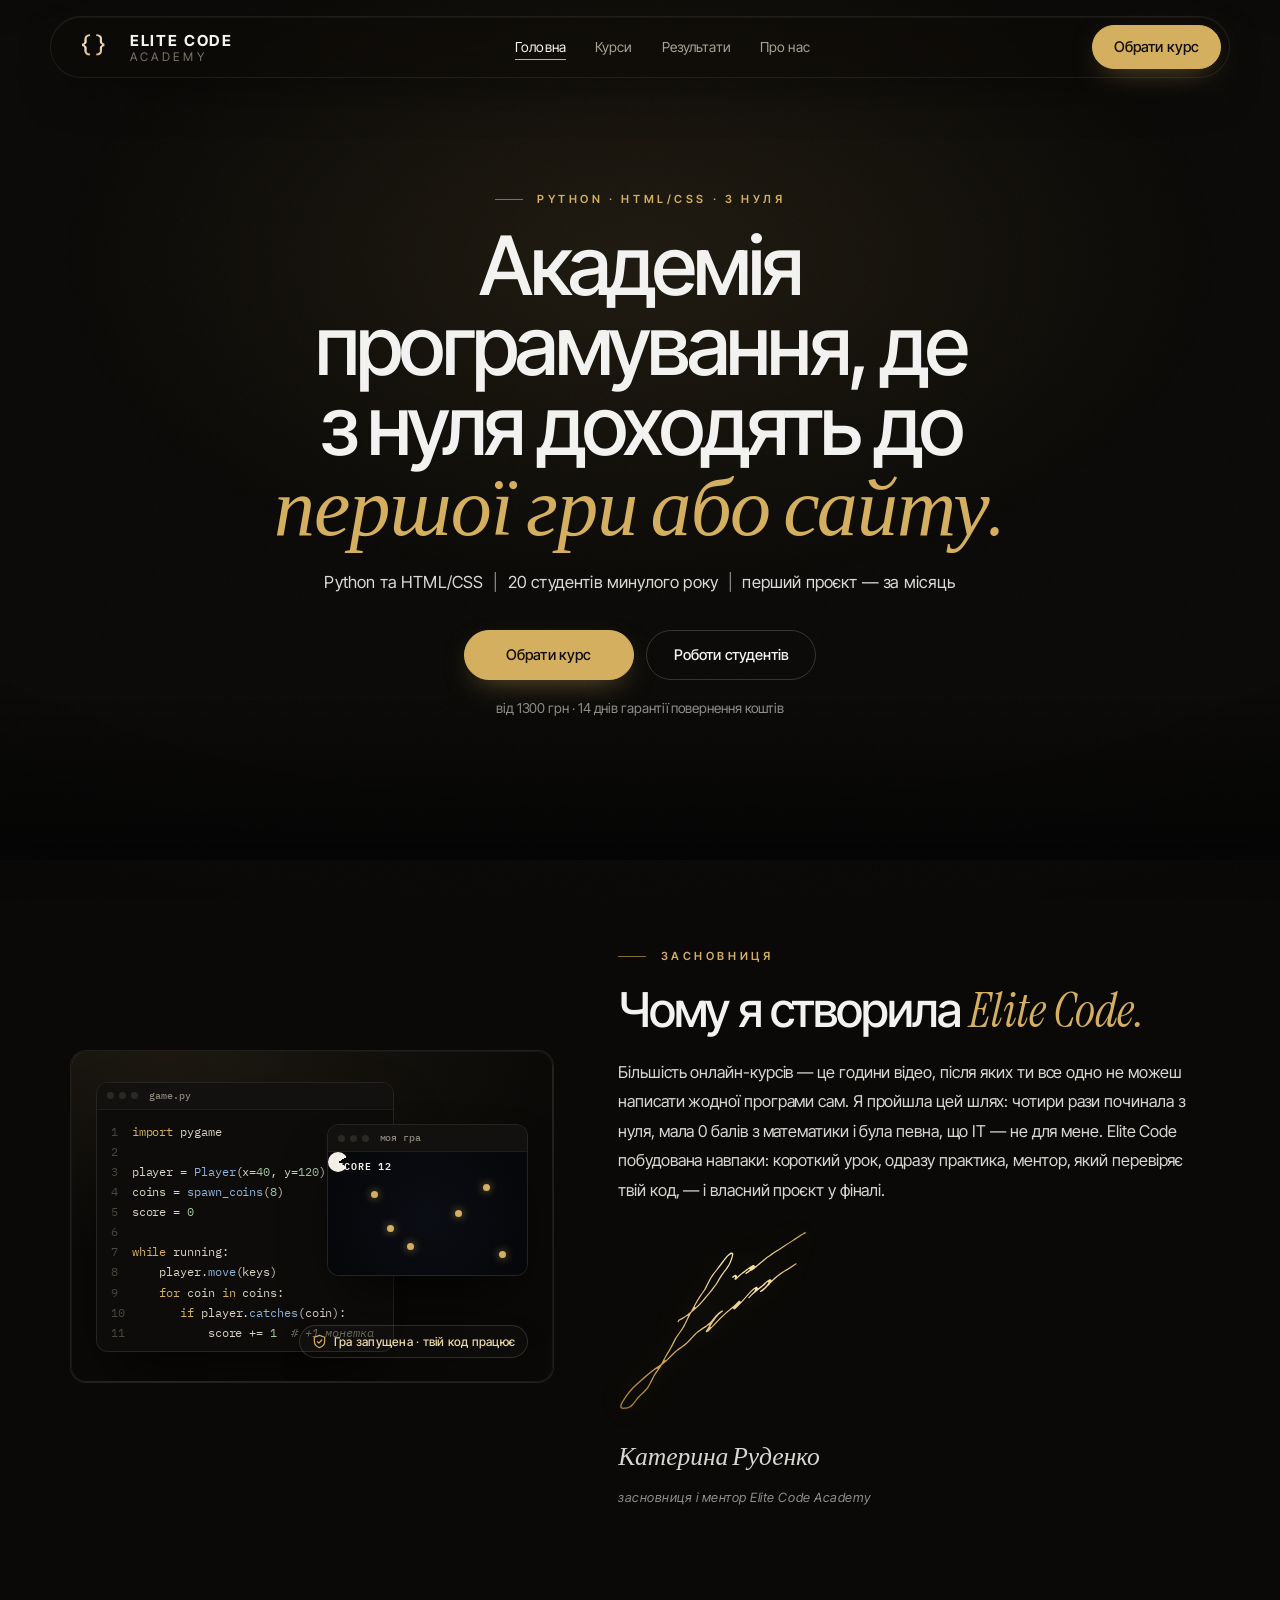
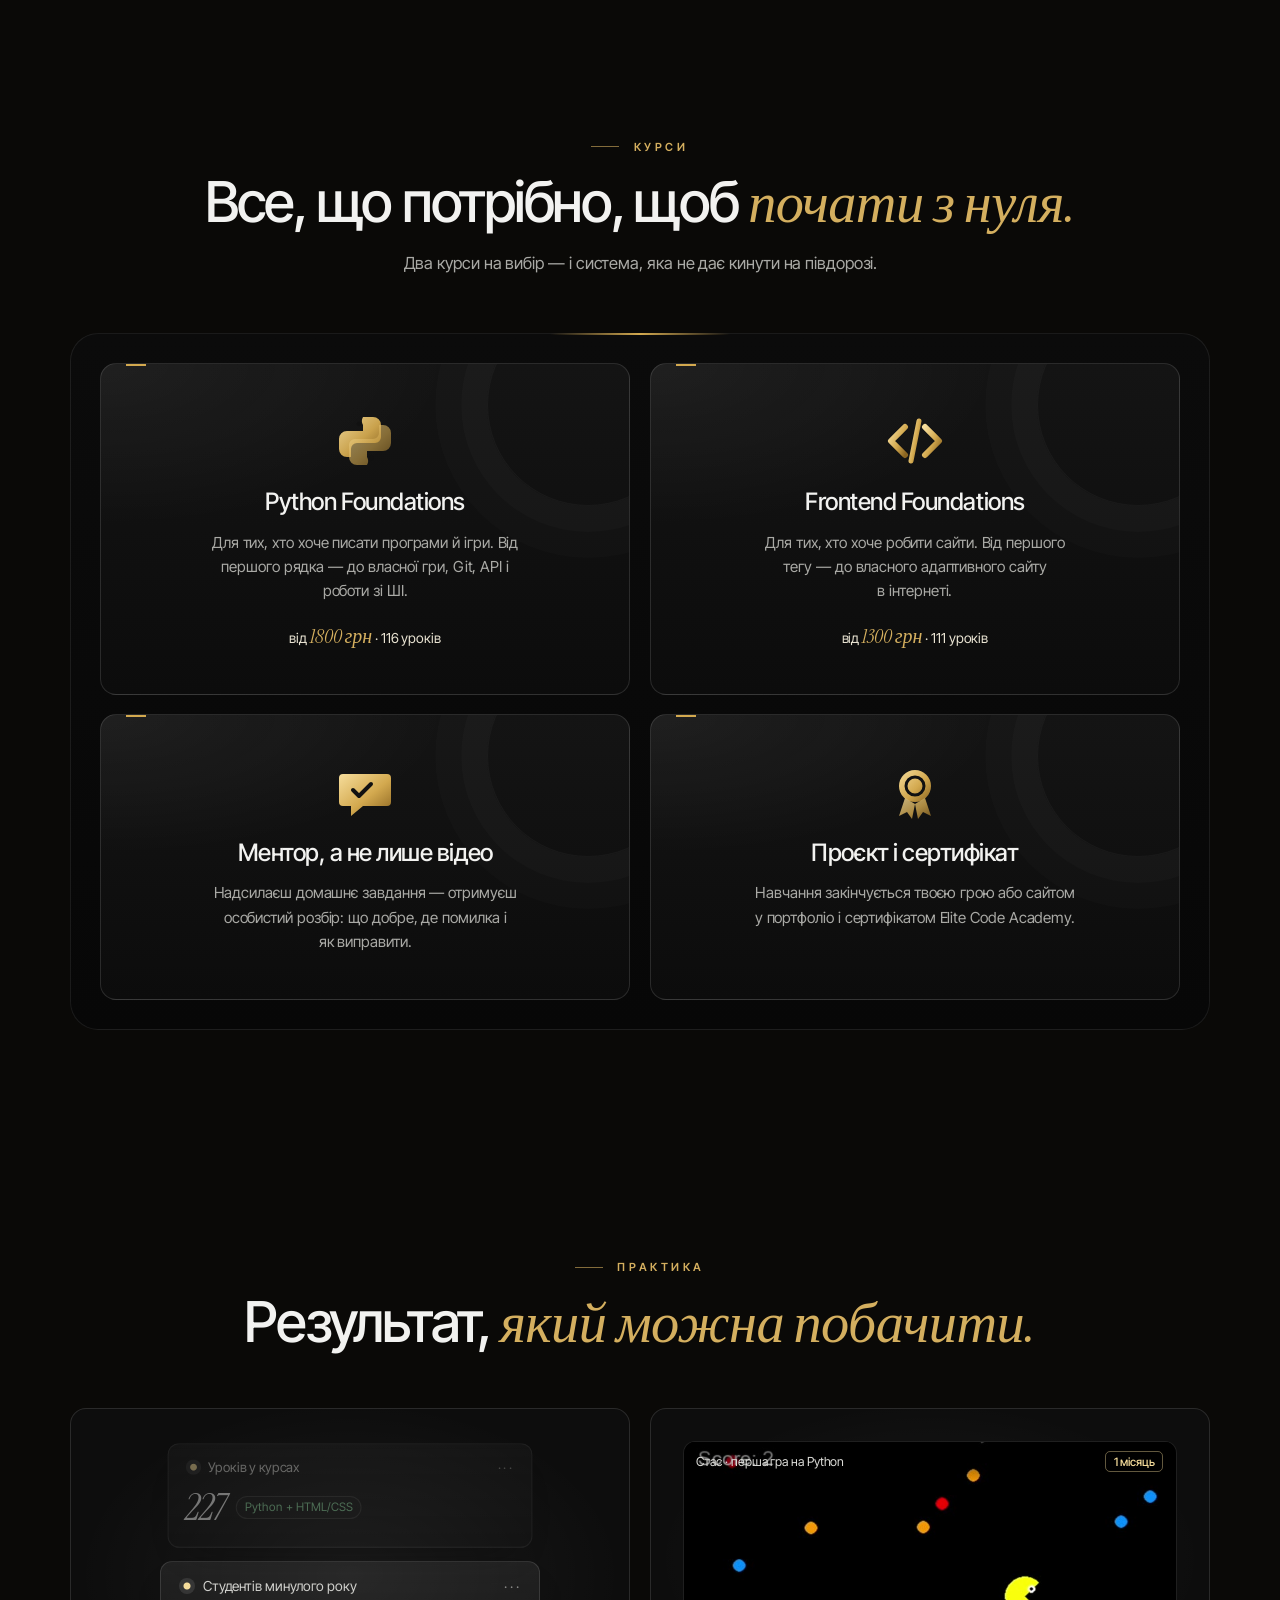
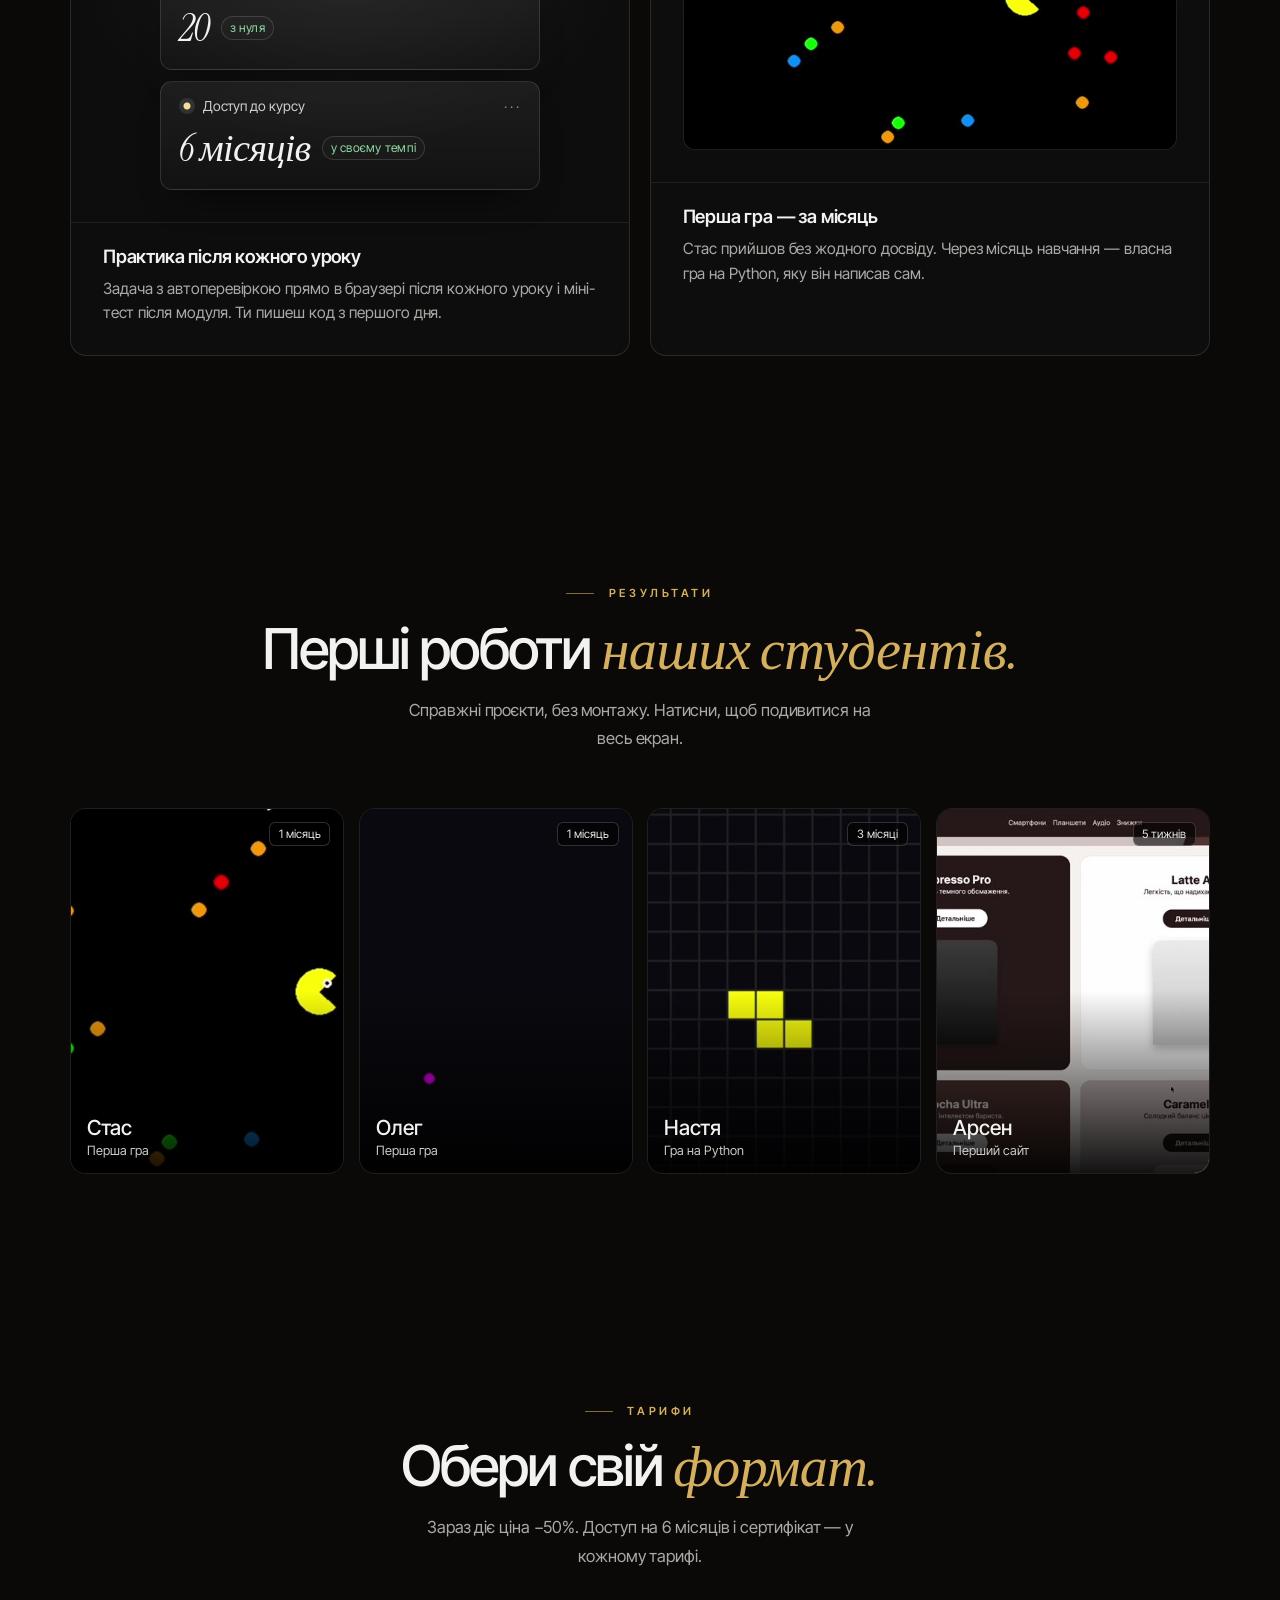
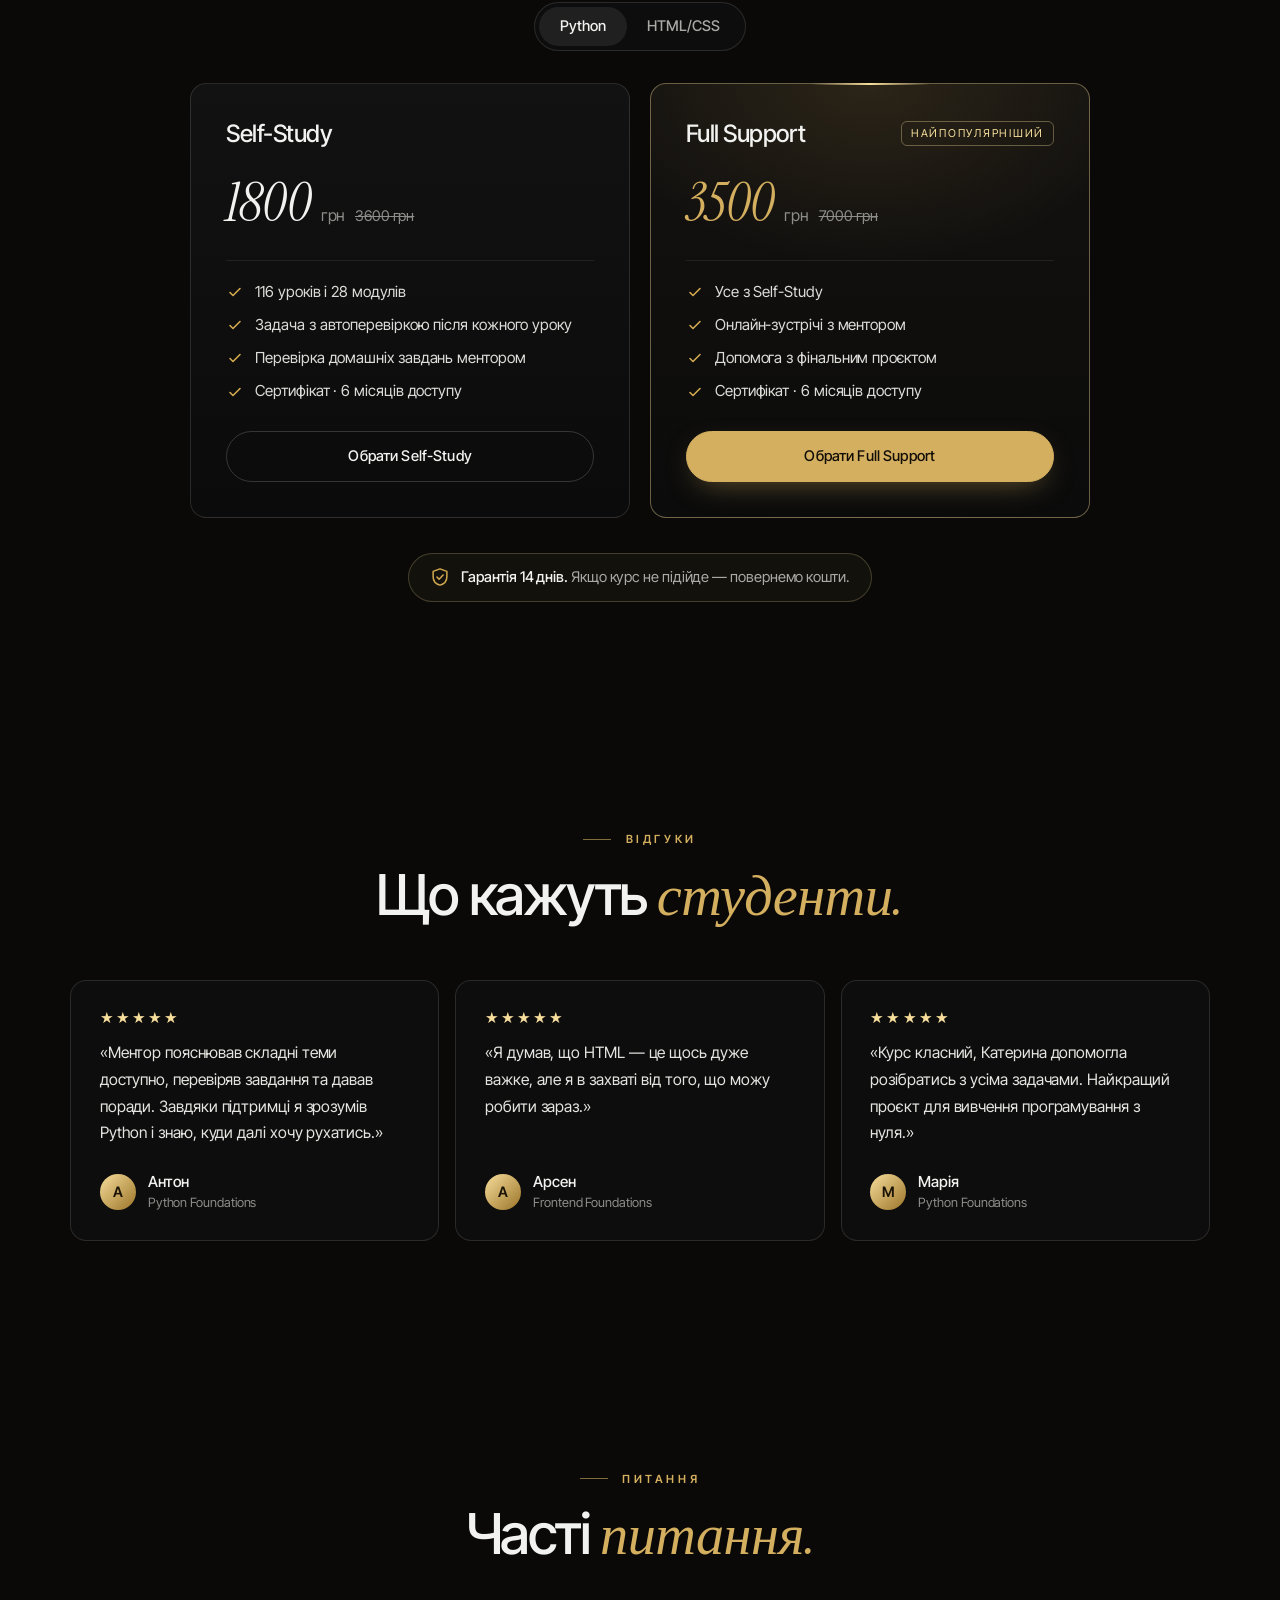
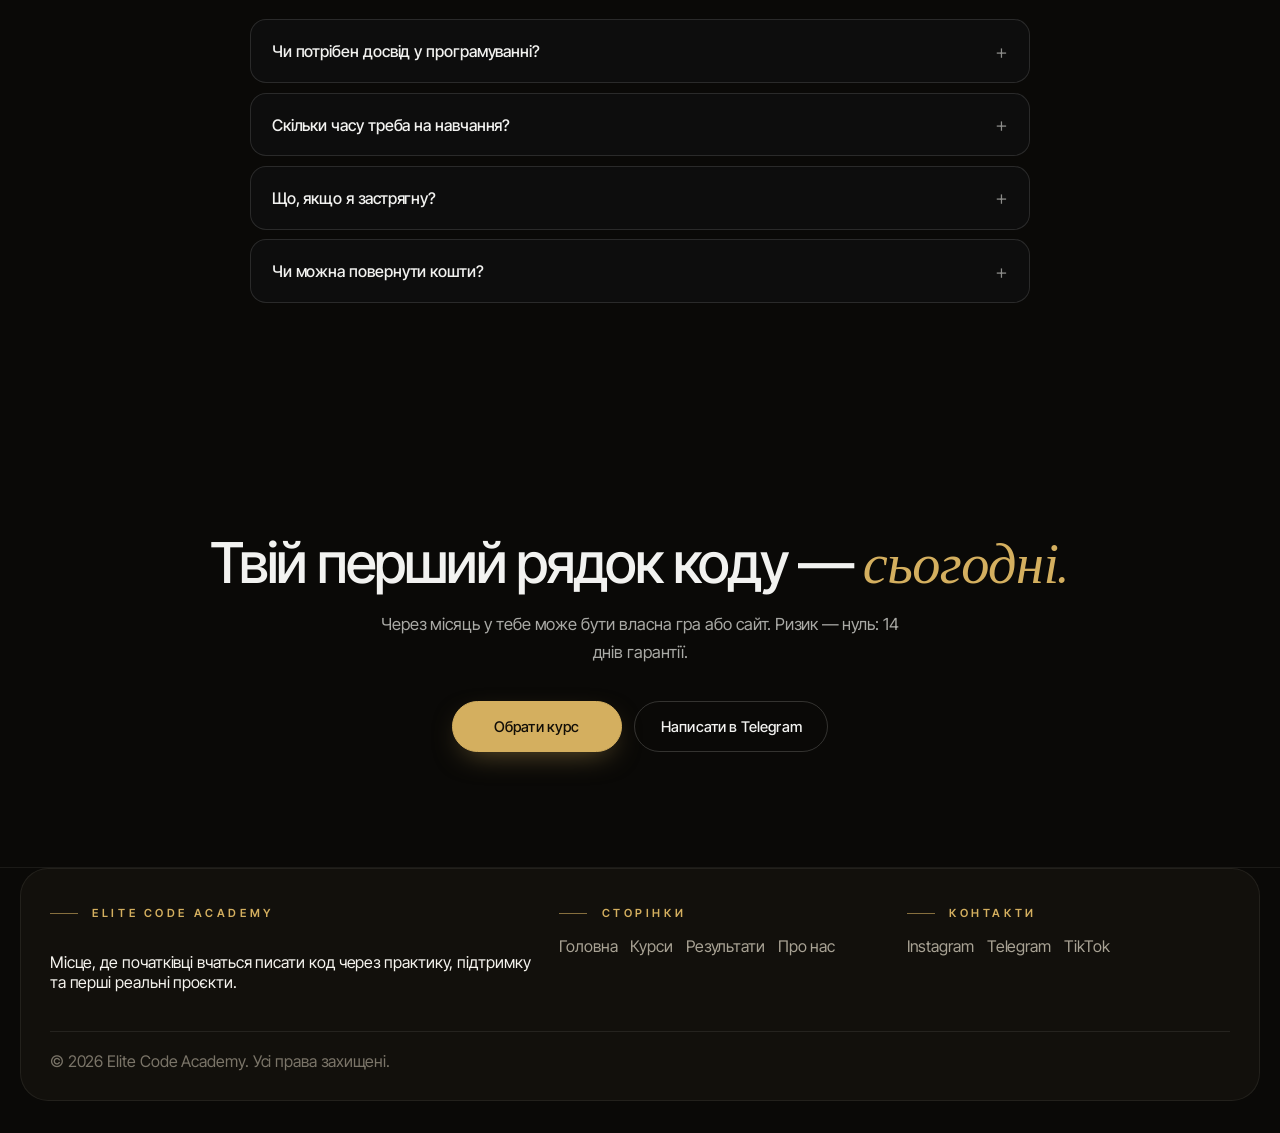
<file: index.html>
<!DOCTYPE html>
<html lang="uk">
<head>
    <meta charset="UTF-8">
    <meta name="viewport" content="width=device-width, initial-scale=1">
    <title>Elite Code Academy | Програмування з ШІ для початківців</title>
    <meta name="description" content="Elite Code Academy вчить початківців створювати проєкти на Python та HTML/CSS разом із ШІ й розуміти кожен рядок коду. Практика, ментор, власний проєкт.">
    <meta property="og:title" content="Elite Code Academy | Курси програмування для початківців">
    <meta property="og:description" content="Навчання Python та HTML/CSS з нуля через практику, підтримку ментора і реальні проєкти.">
    <meta property="og:type" content="website">
    <meta property="og:url" content="https://elitecode.co.ua/">
    <meta property="og:image" content="https://elitecode.co.ua/assets/og-image.jpg">
    <meta property="og:image:width" content="1200">
    <meta property="og:image:height" content="630">
    <meta property="og:locale" content="uk_UA">
    <meta name="twitter:card" content="summary_large_image">
    <meta name="twitter:title" content="Elite Code Academy | Курси програмування для початківців">
    <meta name="twitter:description" content="Python та HTML/CSS з нуля: практика, ментор і власний проєкт.">
    <meta name="twitter:image" content="https://elitecode.co.ua/assets/og-image.jpg">
    <meta name="theme-color" content="#0f0d0a">
    <link rel="canonical" href="https://elitecode.co.ua/">
    <link rel="preconnect" href="https://fonts.googleapis.com">
    <link rel="preconnect" href="https://fonts.gstatic.com" crossorigin>
    <link href="https://fonts.googleapis.com/css2?family=IBM+Plex+Mono:wght@400;500&family=Manrope:wght@400;500;600;700;800&display=swap" rel="stylesheet">
    <link rel="icon" href="logo-mark.png" type="image/png">
    <link rel="stylesheet" href="styles.css">
    <link rel="stylesheet" href="premium.css">
    <link rel="stylesheet" href="home-premium.css">
    <link rel="stylesheet" href="site-polish.css">
    <link rel="stylesheet" href="mobile-menu.css">
    <script async src="https://www.googletagmanager.com/gtag/js?id=AW-17824431691"></script>
    <script>
        window.dataLayer = window.dataLayer || [];
        function gtag(){dataLayer.push(arguments);}
        gtag('js', new Date());
        gtag('config', 'AW-17824431691');
    </script>
    <script type="application/ld+json">
    {
        "@context": "https://schema.org",
        "@graph": [
            {"@type": "EducationalOrganization", "name": "Elite Code Academy", "url": "https://elitecode.co.ua/", "logo": "https://elitecode.co.ua/logo-mark.png", "founder": {"@type": "Person", "name": "Катерина Руденко"}},
            {"@type": "Course", "name": "Python Foundations", "description": "Від першого рядка коду до власних Python-проєктів. 23 модулі, доступ 6 місяців.", "provider": {"@type": "EducationalOrganization", "name": "Elite Code Academy", "url": "https://elitecode.co.ua/"}, "inLanguage": "uk", "offers": {"@type": "Offer", "priceCurrency": "UAH", "price": "1800", "url": "https://elitecode.co.ua/courses.html#python"}},
            {"@type": "Course", "name": "Frontend Foundations", "description": "Від структури HTML до адаптивного сайту. 15 модулів, доступ 6 місяців.", "provider": {"@type": "EducationalOrganization", "name": "Elite Code Academy", "url": "https://elitecode.co.ua/"}, "inLanguage": "uk", "offers": {"@type": "Offer", "priceCurrency": "UAH", "price": "1300", "url": "https://elitecode.co.ua/courses.html#frontend"}}
        ]
    }
    </script>
</head>
<body data-page="home">
    <div class="site-shell">
        <div id="site-nav"></div>
<main class="cx">
  <section class="cx-hero" aria-labelledby="h1">
    <div class="cx-wrap">
      <div class="cx-eyebrow"><p class="eyebrow">Python · HTML/CSS · з нуля</p></div><h1 id="h1" class="cx-h">Академія програмування, де з нуля доходять до <em>першої гри або сайту.</em></h1>
      <p class="cx-hero__meta">Python та HTML/CSS<i>|</i>20 студентів минулого року<i>|</i>перший проєкт — за місяць</p>
      <div class="cx-actions">
        <button class="btn btn-primary js-open-application" type="button">Обрати курс</button>
        <a class="btn btn-secondary" href="#works">Роботи студентів</a>
      </div>
      <p class="cx-hero__note">від 1300 грн · 14 днів гарантії повернення коштів</p>
    </div>
  </section>

  <section class="cx-sec" style="padding-top:clamp(2rem,5vw,4rem)" aria-labelledby="why">
    <div class="cx-wrap cx-why">
      <div class="cx-why__panel" data-fade><div class="vx" aria-hidden="true">
  <div class="vx-win" style="left:5%;top:9%;width:62%;bottom:9%"><div class="vx-win__bar"><i></i><i></i><i></i><span>game.py</span></div>
<div class="vx-code"><span class="n">1</span><span class="k">import</span> pygame
<span class="n">2</span>
<span class="n">3</span>player = <span class="f">Player</span>(x=<span class="s">40</span>, y=<span class="s">120</span>)
<span class="n">4</span>coins = <span class="f">spawn_coins</span>(<span class="s">8</span>)
<span class="n">5</span>score = <span class="s">0</span>
<span class="n">6</span>
<span class="n">7</span><span class="k">while</span> running:
<span class="n">8</span>    player.<span class="f">move</span>(keys)
<span class="n">9</span>    <span class="k">for</span> coin <span class="k">in</span> coins:
<span class="n">10</span>       <span class="k">if</span> player.<span class="f">catches</span>(coin):
<span class="n">11</span>           score += <span class="s">1</span>  <span class="c"># +1 монетка</span></div></div>
  <div class="vx-win" style="right:5%;top:22%;width:42%;aspect-ratio:4/3"><div class="vx-win__bar"><i></i><i></i><i></i><span>моя гра</span></div>
    <div style="position:relative;aspect-ratio:4/2.6"><div class="vx-game"><span class="score">SCORE 12</span><span class="hero"></span>
      <span class="dot" style="left:22%;top:30%"></span><span class="dot" style="left:40%;top:70%"></span><span class="dot" style="left:64%;top:44%"></span><span class="dot" style="left:78%;top:24%"></span><span class="dot" style="left:86%;top:76%"></span><span class="dot" style="left:30%;top:56%"></span></div></div></div>
  <span class="vx-chip" style="right:5%;bottom:7%"><svg width="15" height="15" viewBox="0 0 16 16" aria-hidden="true"><path d="M8 1.5l5.5 2v4.2c0 3.3-2.3 5.8-5.5 6.8-3.2-1-5.5-3.5-5.5-6.8V3.5z" fill="none" stroke="currentColor" stroke-width="1.3" stroke-linejoin="round"/><path d="M5.6 8.1l1.7 1.7 3.2-3.4" fill="none" stroke="currentColor" stroke-width="1.3" stroke-linecap="round" stroke-linejoin="round"/></svg> Гра запущена · твій код працює</span>
</div></div>
      <div data-fade>
        <div class="cx-eyebrow"><p class="eyebrow">Засновниця</p></div><h2 id="why" class="cx-h">Чому я створила <em>Elite Code.</em></h2>
        <p>Більшість онлайн-курсів — це години відео, після яких ти все одно не можеш написати жодної програми сам. Я пройшла цей шлях: чотири рази починала з нуля, мала 0 балів з математики і була певна, що IT — не для мене. Elite Code побудована навпаки: короткий урок, одразу практика, ментор, який перевіряє твій код, — і власний проєкт у фіналі.</p>
        <img class="eca-sig" src="assets/signature-gold.svg" alt="Підпис Катерини Руденко" width="190" height="181"><p class="cx-sign">Катерина Руденко<small>засновниця і ментор Elite Code Academy</small></p>
      </div>
    </div>
  </section>

  <section class="cx-sec" aria-labelledby="inside">
    <div class="cx-wrap">
      <div class="cx-eyebrow"><p class="eyebrow">Курси</p></div><h2 id="inside" class="cx-h cx-h2" data-fade>Все, що потрібно, щоб <em>почати з нуля.</em></h2>
      <p class="cx-lead" data-fade>Два курси на вибір — і система, яка не дає кинути на півдорозі.</p>
      <div class="cx-frame" data-fade>
        <div class="cx-grid">
          <a class="cx-tile" href="courses.html#python"><svg class="cx-ico" viewBox="0 0 64 64" aria-hidden="true"><defs><linearGradient id="g1" x1="0" y1="0" x2="1" y2="1"><stop offset="0" stop-color="#f6dd9b"/><stop offset=".55" stop-color="#d3a94f"/><stop offset="1" stop-color="#8a6420"/></linearGradient></defs><path d="M30 8h10a8 8 0 0 1 8 8v12a6 6 0 0 1-6 6H24a6 6 0 0 0-6 6v8H14a8 8 0 0 1-8-8V30a8 8 0 0 1 8-8h16V16a8 8 0 0 1 0-8z" fill="url(#g1)" opacity=".95"/><path d="M34 56H24a8 8 0 0 1-8-8V36a6 6 0 0 1 6-6h18a6 6 0 0 0 6-6v-8h4a8 8 0 0 1 8 8v10a8 8 0 0 1-8 8H34v6a8 8 0 0 1 0 8z" fill="url(#g1)" opacity=".6"/><circle cx="26" cy="15" r="2.4" fill="#111"/><circle cx="38" cy="49" r="2.4" fill="#111"/></svg><h3>Python Foundations</h3><p>Для тих, хто хоче писати програми й ігри. Від першого рядка — до власної гри, Git, API і роботи зі ШІ.</p><span class="cx-price">від <b>1800 грн</b> · 116 уроків</span></a>
          <a class="cx-tile" href="courses.html#frontend"><svg class="cx-ico" viewBox="0 0 64 64" aria-hidden="true"><defs><linearGradient id="g2" x1="0" y1="0" x2="1" y2="1"><stop offset="0" stop-color="#f6dd9b"/><stop offset=".55" stop-color="#d3a94f"/><stop offset="1" stop-color="#8a6420"/></linearGradient></defs><path d="M22 18L8 32l14 14" fill="none" stroke="url(#g2)" stroke-width="6" stroke-linecap="round" stroke-linejoin="round"/><path d="M42 18l14 14-14 14" fill="none" stroke="url(#g2)" stroke-width="6" stroke-linecap="round" stroke-linejoin="round"/><path d="M36 12L28 52" stroke="url(#g2)" stroke-width="5" stroke-linecap="round"/></svg><h3>Frontend Foundations</h3><p>Для тих, хто хоче робити сайти. Від першого тегу — до власного адаптивного сайту в інтернеті.</p><span class="cx-price">від <b>1300 грн</b> · 111 уроків</span></a>
          <div class="cx-tile"><svg class="cx-ico" viewBox="0 0 64 64" aria-hidden="true"><defs><linearGradient id="g3" x1="0" y1="0" x2="1" y2="1"><stop offset="0" stop-color="#f6dd9b"/><stop offset=".55" stop-color="#d3a94f"/><stop offset="1" stop-color="#8a6420"/></linearGradient></defs><path d="M10 14h44a4 4 0 0 1 4 4v24a4 4 0 0 1-4 4H30l-12 10v-10h-8a4 4 0 0 1-4-4V18a4 4 0 0 1 4-4z" fill="url(#g3)"/><path d="M20 30l6 6 12-12" fill="none" stroke="#111" stroke-width="4" stroke-linecap="round" stroke-linejoin="round"/></svg><h3>Ментор, а не лише відео</h3><p>Надсилаєш домашнє завдання — отримуєш особистий розбір: що добре, де помилка і як виправити.</p></div>
          <div class="cx-tile"><svg class="cx-ico" viewBox="0 0 64 64" aria-hidden="true"><defs><linearGradient id="g4" x1="0" y1="0" x2="1" y2="1"><stop offset="0" stop-color="#f6dd9b"/><stop offset=".55" stop-color="#d3a94f"/><stop offset="1" stop-color="#8a6420"/></linearGradient></defs><circle cx="32" cy="26" r="16" fill="url(#g4)"/><circle cx="32" cy="26" r="9" fill="none" stroke="#111" stroke-width="3"/><path d="M22 38l-6 18 8-4 5 7 3-15M42 38l6 18-8-4-5 7-3-15" fill="url(#g4)" opacity=".8"/></svg><h3>Проєкт і сертифікат</h3><p>Навчання закінчується твоєю грою або сайтом у портфоліо і сертифікатом Elite Code Academy.</p></div>
        </div>
      </div>
    </div>
  </section>

  <section class="cx-sec" aria-labelledby="proof">
    <div class="cx-wrap">
      <div class="cx-eyebrow"><p class="eyebrow">Практика</p></div><h2 id="proof" class="cx-h cx-h2" data-fade>Результат, <em>який можна побачити.</em></h2>
      <div class="cx-proof">
        <article class="cx-box" data-fade>
          <div class="cx-box__view"><div class="cx-metrics">
            <div class="cx-metric cx-metric--dim"><div class="cx-metric__top"><span>Уроків у курсах</span><em>···</em></div><div class="cx-metric__val"><b>227</b><span class="cx-chip">Python + HTML/CSS</span></div></div>
            <div class="cx-metric"><div class="cx-metric__top"><span>Студентів минулого року</span><em>···</em></div><div class="cx-metric__val"><b>20</b><span class="cx-chip">з нуля</span></div></div>
            <div class="cx-metric"><div class="cx-metric__top"><span>Доступ до курсу</span><em>···</em></div><div class="cx-metric__val"><b>6 місяців</b><span class="cx-chip">у своєму темпі</span></div></div>
          </div></div>
          <div class="cx-box__text"><h3>Практика після кожного уроку</h3><p>Задача з автоперевіркою прямо в браузері після кожного уроку і міні-тест після модуля. Ти пишеш код з першого дня.</p></div>
        </article>
        <article class="cx-box" data-fade>
          <div class="cx-box__view"><div class="cx-screen"><div class="cx-screen__bar"><span>Стас · перша гра на Python</span><b>1 місяць</b></div><video src="1.mp4" poster="assets/posters/1.jpg" muted loop playsinline preload="metadata" data-autoplay></video></div></div>
          <div class="cx-box__text"><h3>Перша гра — за місяць</h3><p>Стас прийшов без жодного досвіду. Через місяць навчання — власна гра на Python, яку він написав сам.</p></div>
        </article>
      </div>
    </div>
  </section>

  <section class="cx-sec" id="works" aria-labelledby="works-h">
    <div class="cx-wrap">
      <div class="cx-eyebrow"><p class="eyebrow">Результати</p></div><h2 id="works-h" class="cx-h cx-h2" data-fade>Перші роботи <em>наших студентів.</em></h2>
      <p class="cx-lead" data-fade>Справжні проєкти, без монтажу. Натисни, щоб подивитися на весь екран.</p>
      <div class="cx-works" data-fade><button class="cx-vid js-open-video" type="button" data-video-src="1.mp4" data-video-title="Перша гра — Стас"><video src="1.mp4" poster="assets/posters/1.jpg" muted loop playsinline preload="metadata"></video><i>1 місяць</i><span><b>Стас</b><small>Перша гра</small></span></button><button class="cx-vid js-open-video" type="button" data-video-src="2.mp4" data-video-title="Перша гра — Олег"><video src="2.mp4" poster="assets/posters/2.jpg" muted loop playsinline preload="metadata"></video><i>1 місяць</i><span><b>Олег</b><small>Перша гра</small></span></button><button class="cx-vid js-open-video" type="button" data-video-src="3.mp4" data-video-title="Гра на Python — Настя"><video src="3.mp4" poster="assets/posters/3.jpg" muted loop playsinline preload="metadata"></video><i>3 місяці</i><span><b>Настя</b><small>Гра на Python</small></span></button><button class="cx-vid js-open-video" type="button" data-video-src="99.MP4" data-video-title="Перший сайт — Арсен"><video src="99.MP4" poster="assets/posters/99.jpg" muted loop playsinline preload="metadata"></video><i>5 тижнів</i><span><b>Арсен</b><small>Перший сайт</small></span></button></div>
    </div>
  </section>

  <section class="cx-sec" id="pricing" aria-labelledby="price-h">
    <div class="cx-wrap">
      <div class="cx-eyebrow"><p class="eyebrow">Тарифи</p></div><h2 id="price-h" class="cx-h cx-h2" data-fade>Обери свій <em>формат.</em></h2>
      <p class="cx-lead" data-fade>Зараз діє ціна −50%. Доступ на 6 місяців і сертифікат — у кожному тарифі.</p>
      <div class="cx-switch" data-fade><div role="tablist" aria-label="Курс">
        <button type="button" role="tab" id="t-py" aria-controls="pl-py" aria-selected="true">Python</button>
        <button type="button" role="tab" id="t-web" aria-controls="pl-web" aria-selected="false">HTML/CSS</button>
      </div></div>
      <div class="cx-plans" id="pl-py" role="tabpanel" aria-labelledby="t-py" data-fade>
        <article class="cx-plan"><div class="cx-plan__name"><b>Self-Study</b></div><div class="cx-plan__price"><strong>1800</strong><span>грн</span><s>3600 грн</s></div>
          <ul><li><svg width="18" height="18" viewBox="0 0 18 18" aria-hidden="true"><path d="M4 9.5l3 3 7-7" fill="none" stroke="currentColor" stroke-width="1.6" stroke-linecap="round" stroke-linejoin="round"/></svg><span>116 уроків і 28 модулів</span></li><li><svg width="18" height="18" viewBox="0 0 18 18" aria-hidden="true"><path d="M4 9.5l3 3 7-7" fill="none" stroke="currentColor" stroke-width="1.6" stroke-linecap="round" stroke-linejoin="round"/></svg><span>Задача з автоперевіркою після кожного уроку</span></li><li><svg width="18" height="18" viewBox="0 0 18 18" aria-hidden="true"><path d="M4 9.5l3 3 7-7" fill="none" stroke="currentColor" stroke-width="1.6" stroke-linecap="round" stroke-linejoin="round"/></svg><span>Перевірка домашніх завдань ментором</span></li><li><svg width="18" height="18" viewBox="0 0 18 18" aria-hidden="true"><path d="M4 9.5l3 3 7-7" fill="none" stroke="currentColor" stroke-width="1.6" stroke-linecap="round" stroke-linejoin="round"/></svg><span>Сертифікат · 6 місяців доступу</span></li></ul>
          <button class="btn btn-secondary js-open-application" type="button" data-course="python" data-plan="self">Обрати Self-Study</button></article>
        <article class="cx-plan is-best"><div class="cx-plan__name"><b>Full Support</b><span>Найпопулярніший</span></div><div class="cx-plan__price"><strong>3500</strong><span>грн</span><s>7000 грн</s></div>
          <ul><li><svg width="18" height="18" viewBox="0 0 18 18" aria-hidden="true"><path d="M4 9.5l3 3 7-7" fill="none" stroke="currentColor" stroke-width="1.6" stroke-linecap="round" stroke-linejoin="round"/></svg><span>Усе з Self-Study</span></li><li><svg width="18" height="18" viewBox="0 0 18 18" aria-hidden="true"><path d="M4 9.5l3 3 7-7" fill="none" stroke="currentColor" stroke-width="1.6" stroke-linecap="round" stroke-linejoin="round"/></svg><span>Онлайн-зустрічі з ментором</span></li><li><svg width="18" height="18" viewBox="0 0 18 18" aria-hidden="true"><path d="M4 9.5l3 3 7-7" fill="none" stroke="currentColor" stroke-width="1.6" stroke-linecap="round" stroke-linejoin="round"/></svg><span>Допомога з фінальним проєктом</span></li><li><svg width="18" height="18" viewBox="0 0 18 18" aria-hidden="true"><path d="M4 9.5l3 3 7-7" fill="none" stroke="currentColor" stroke-width="1.6" stroke-linecap="round" stroke-linejoin="round"/></svg><span>Сертифікат · 6 місяців доступу</span></li></ul>
          <button class="btn btn-primary js-open-application" type="button" data-course="python" data-plan="full">Обрати Full Support</button></article>
      </div>
      <div class="cx-plans" id="pl-web" role="tabpanel" aria-labelledby="t-web" hidden>
        <article class="cx-plan"><div class="cx-plan__name"><b>Basic</b></div><div class="cx-plan__price"><strong>1300</strong><span>грн</span><s>2600 грн</s></div>
          <ul><li><svg width="18" height="18" viewBox="0 0 18 18" aria-hidden="true"><path d="M4 9.5l3 3 7-7" fill="none" stroke="currentColor" stroke-width="1.6" stroke-linecap="round" stroke-linejoin="round"/></svg><span>111 уроків і 24 модулі</span></li><li><svg width="18" height="18" viewBox="0 0 18 18" aria-hidden="true"><path d="M4 9.5l3 3 7-7" fill="none" stroke="currentColor" stroke-width="1.6" stroke-linecap="round" stroke-linejoin="round"/></svg><span>Відеолекції та конспекти</span></li><li><svg width="18" height="18" viewBox="0 0 18 18" aria-hidden="true"><path d="M4 9.5l3 3 7-7" fill="none" stroke="currentColor" stroke-width="1.6" stroke-linecap="round" stroke-linejoin="round"/></svg><span>Навчання у своєму темпі</span></li><li><svg width="18" height="18" viewBox="0 0 18 18" aria-hidden="true"><path d="M4 9.5l3 3 7-7" fill="none" stroke="currentColor" stroke-width="1.6" stroke-linecap="round" stroke-linejoin="round"/></svg><span>Сертифікат · 6 місяців доступу</span></li></ul>
          <button class="btn btn-secondary js-open-application" type="button" data-course="frontend" data-plan="basic">Обрати Basic</button></article>
        <article class="cx-plan is-best"><div class="cx-plan__name"><b>Pro Support</b><span>Найпопулярніший</span></div><div class="cx-plan__price"><strong>2900</strong><span>грн</span><s>5800 грн</s></div>
          <ul><li><svg width="18" height="18" viewBox="0 0 18 18" aria-hidden="true"><path d="M4 9.5l3 3 7-7" fill="none" stroke="currentColor" stroke-width="1.6" stroke-linecap="round" stroke-linejoin="round"/></svg><span>Усе з Basic</span></li><li><svg width="18" height="18" viewBox="0 0 18 18" aria-hidden="true"><path d="M4 9.5l3 3 7-7" fill="none" stroke="currentColor" stroke-width="1.6" stroke-linecap="round" stroke-linejoin="round"/></svg><span>Розбір твого коду ментором</span></li><li><svg width="18" height="18" viewBox="0 0 18 18" aria-hidden="true"><path d="M4 9.5l3 3 7-7" fill="none" stroke="currentColor" stroke-width="1.6" stroke-linecap="round" stroke-linejoin="round"/></svg><span>Онлайн-зустрічі з ментором</span></li><li><svg width="18" height="18" viewBox="0 0 18 18" aria-hidden="true"><path d="M4 9.5l3 3 7-7" fill="none" stroke="currentColor" stroke-width="1.6" stroke-linecap="round" stroke-linejoin="round"/></svg><span>Сертифікат · 6 місяців доступу</span></li></ul>
          <button class="btn btn-primary js-open-application" type="button" data-course="frontend" data-plan="pro">Обрати Pro Support</button></article>
      </div>
      <p class="cx-guar" data-fade><svg width="20" height="20" viewBox="0 0 16 16" aria-hidden="true"><path d="M8 1.5l5.5 2v4.2c0 3.3-2.3 5.8-5.5 6.8-3.2-1-5.5-3.5-5.5-6.8V3.5z" fill="none" stroke="currentColor" stroke-width="1.2" stroke-linejoin="round"/><path d="M5.6 8.1l1.7 1.7 3.2-3.4" fill="none" stroke="currentColor" stroke-width="1.2" stroke-linecap="round" stroke-linejoin="round"/></svg><span><b>Гарантія 14 днів.</b> Якщо курс не підійде — повернемо кошти.</span></p>
    </div>
  </section>

  <section class="cx-sec" aria-labelledby="rev-h">
    <div class="cx-wrap">
      <div class="cx-eyebrow"><p class="eyebrow">Відгуки</p></div><h2 id="rev-h" class="cx-h cx-h2" data-fade>Що кажуть <em>студенти.</em></h2>
      <div class="cx-reviews">
        <figure class="cx-review" data-fade><div><p class="cx-stars">★★★★★</p><blockquote style="margin-top:.9rem">«Ментор пояснював складні теми доступно, перевіряв завдання та давав поради. Завдяки підтримці я зрозумів Python і знаю, куди далі хочу рухатись.»</blockquote></div><figcaption><span>А</span><span><b>Антон</b><small>Python Foundations</small></span></figcaption></figure>
        <figure class="cx-review" data-fade><div><p class="cx-stars">★★★★★</p><blockquote style="margin-top:.9rem">«Я думав, що HTML — це щось дуже важке, але я в захваті від того, що можу робити зараз.»</blockquote></div><figcaption><span>А</span><span><b>Арсен</b><small>Frontend Foundations</small></span></figcaption></figure>
        <figure class="cx-review" data-fade><div><p class="cx-stars">★★★★★</p><blockquote style="margin-top:.9rem">«Курс класний, Катерина допомогла розібратись з усіма задачами. Найкращий проєкт для вивчення програмування з нуля.»</blockquote></div><figcaption><span>М</span><span><b>Марія</b><small>Python Foundations</small></span></figcaption></figure>
      </div>
    </div>
  </section>

  <section class="cx-sec" aria-labelledby="faq-h">
    <div class="cx-wrap">
      <div class="cx-eyebrow"><p class="eyebrow">Питання</p></div><h2 id="faq-h" class="cx-h cx-h2" data-fade>Часті <em>питання.</em></h2>
      <div class="cx-faq" data-fade>
        <details><summary>Чи потрібен досвід у програмуванні?</summary><p>Ні. Обидва курси починаються з самих основ і розраховані на людей, які ніколи не писали код.</p></details>
        <details><summary>Скільки часу треба на навчання?</summary><p>Доступ — 6 місяців, вчишся у своєму темпі. Наші студенти робили першу гру чи сайт уже за місяць.</p></details>
        <details><summary>Що, якщо я застрягну?</summary><p>Пишеш ментору: надсилаєш код — отримуєш розбір, де помилка і як її виправити.</p></details>
        <details><summary>Чи можна повернути кошти?</summary><p>Так. Якщо курс не підійде, повернемо кошти протягом 14 днів після оплати.</p></details>
      </div>
    </div>
  </section>

  <section class="cx-sec cx-final" aria-labelledby="fin-h">
    <div class="cx-wrap">
      <h2 id="fin-h" class="cx-h cx-h2" data-fade>Твій перший рядок коду — <em>сьогодні.</em></h2>
      <p class="cx-lead" data-fade>Через місяць у тебе може бути власна гра або сайт. Ризик — нуль: 14 днів гарантії.</p>
      <div class="cx-actions" data-fade><button class="btn btn-primary js-open-application" type="button">Обрати курс</button><a class="btn btn-secondary" href="https://t.me/katyabrifli" target="_blank" rel="noopener">Написати в Telegram</a></div>
    </div>
  </section>
</main>
        <div id="site-footer"></div>
        <div id="application-modal-root"></div>
    </div>
    <script src="app.js"></script>
    <script src="mobile-menu.js"></script>
    <script src="home-premium.js"></script>
</body>
</html>
</file>
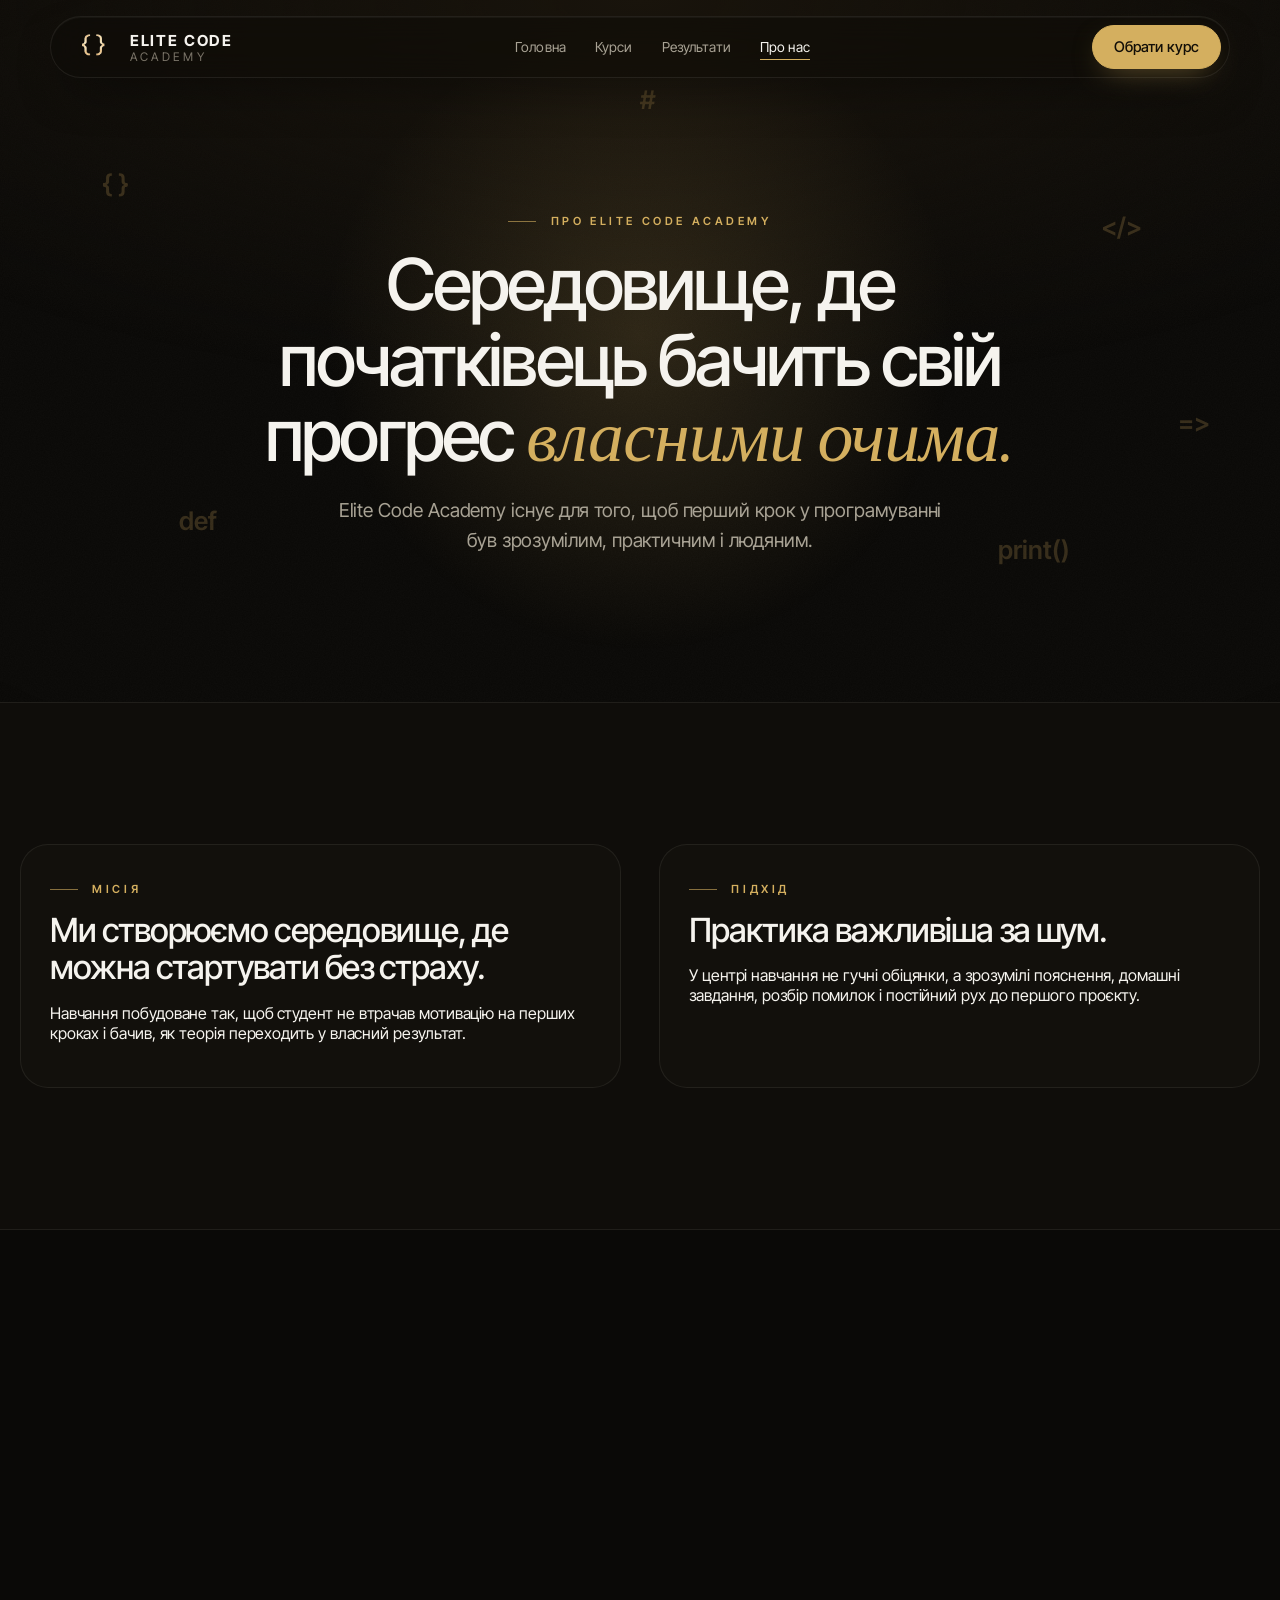
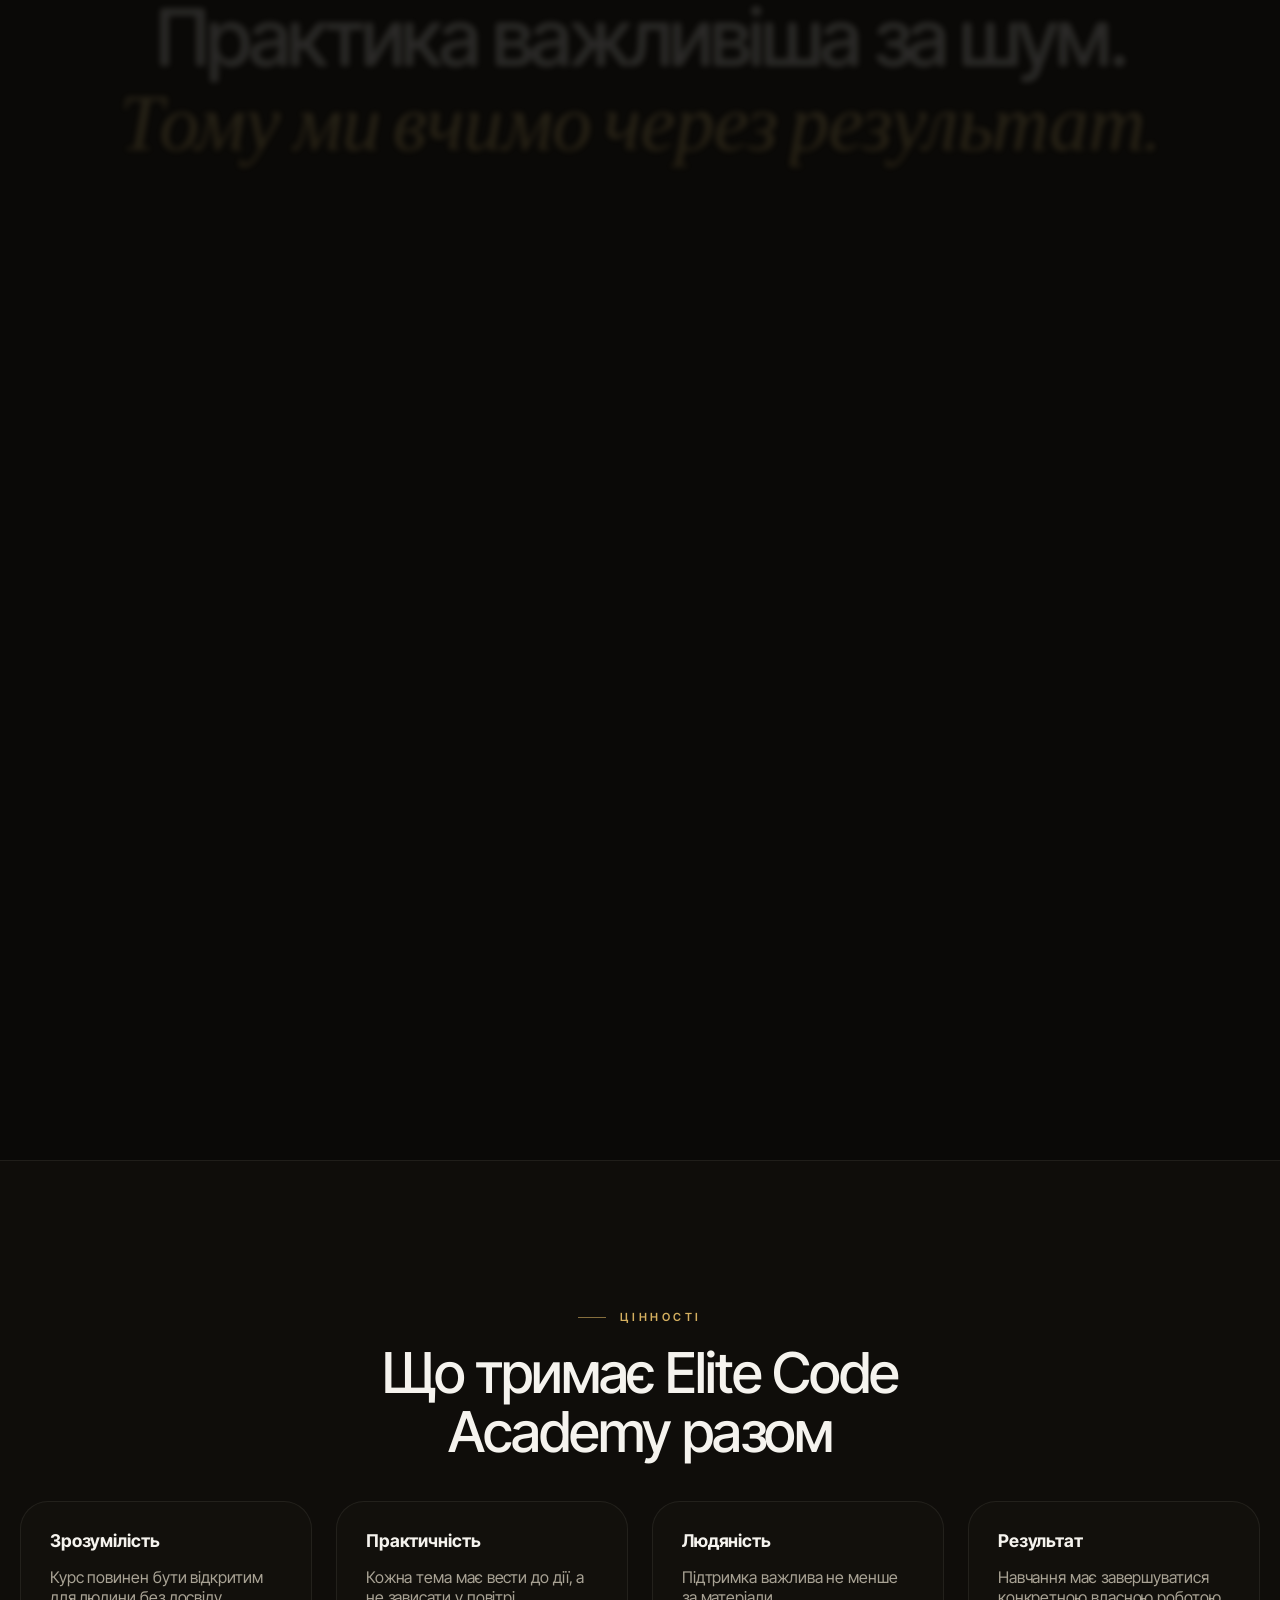
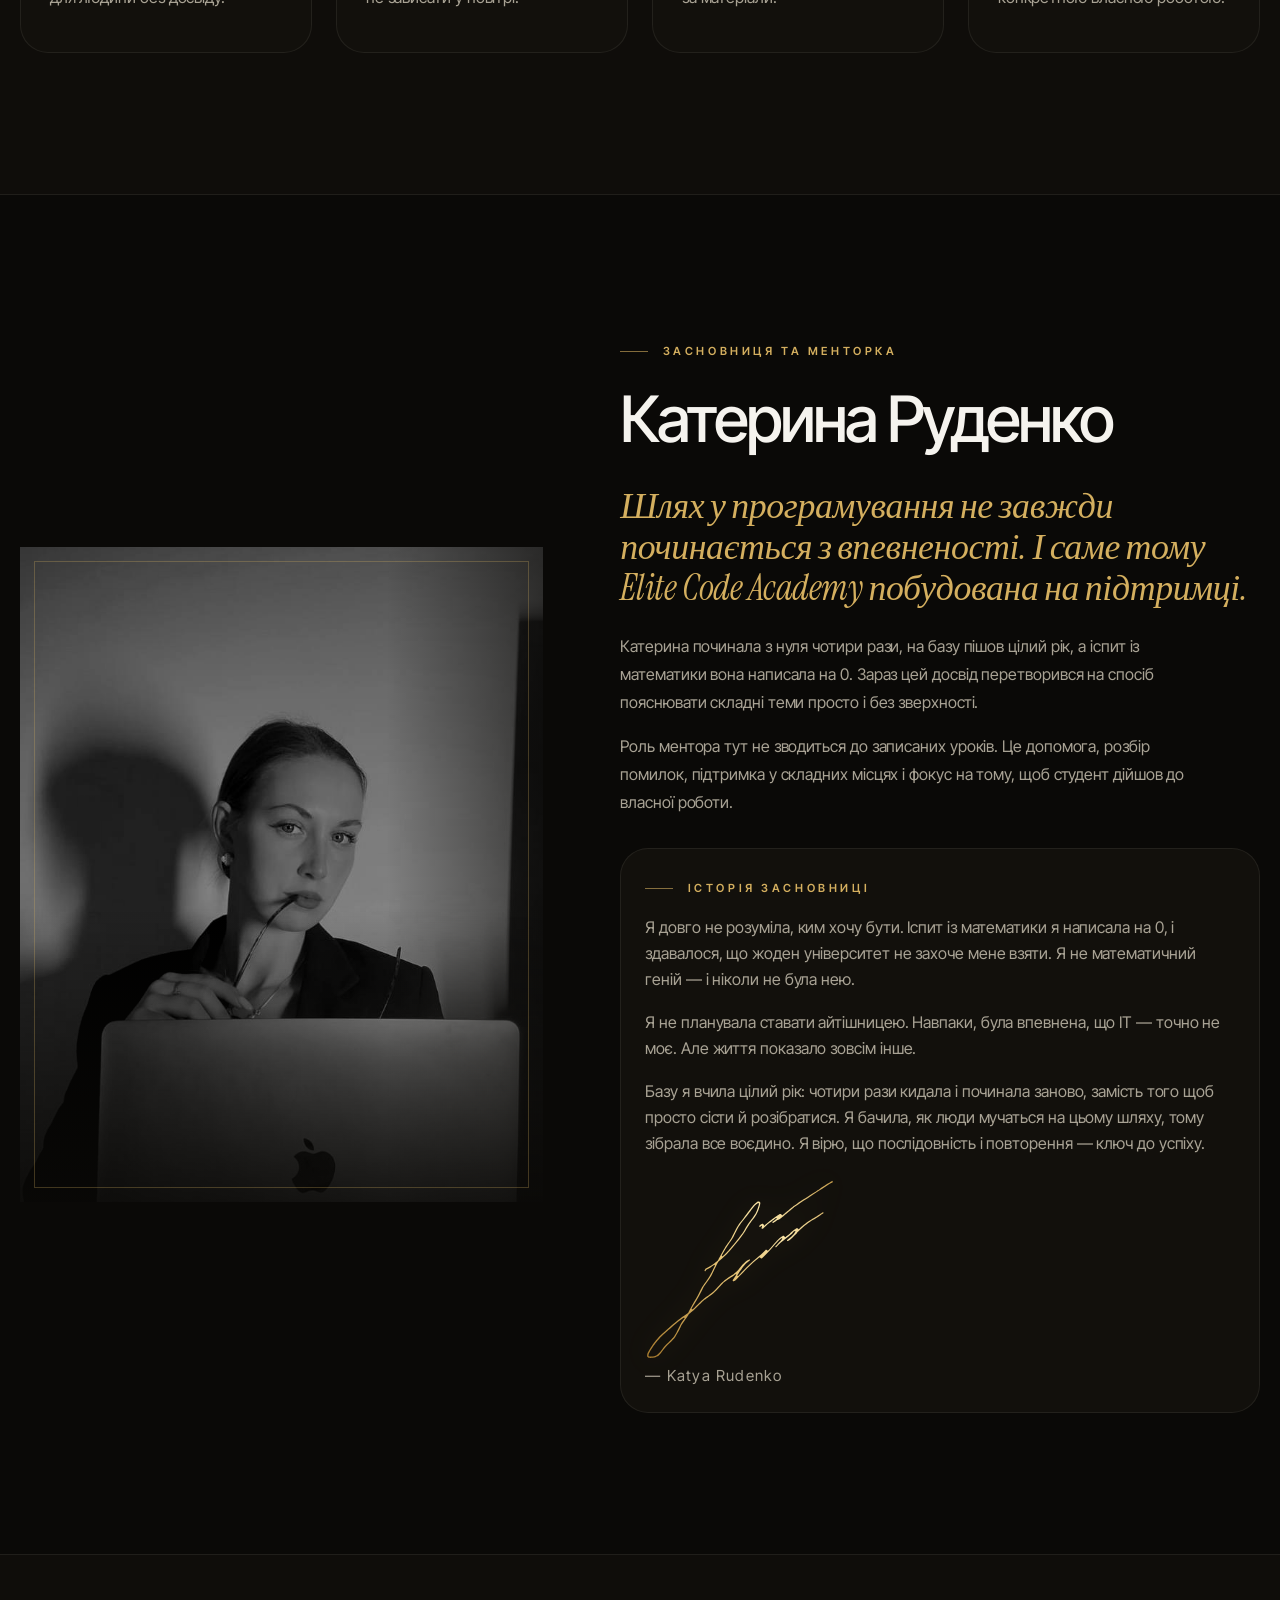
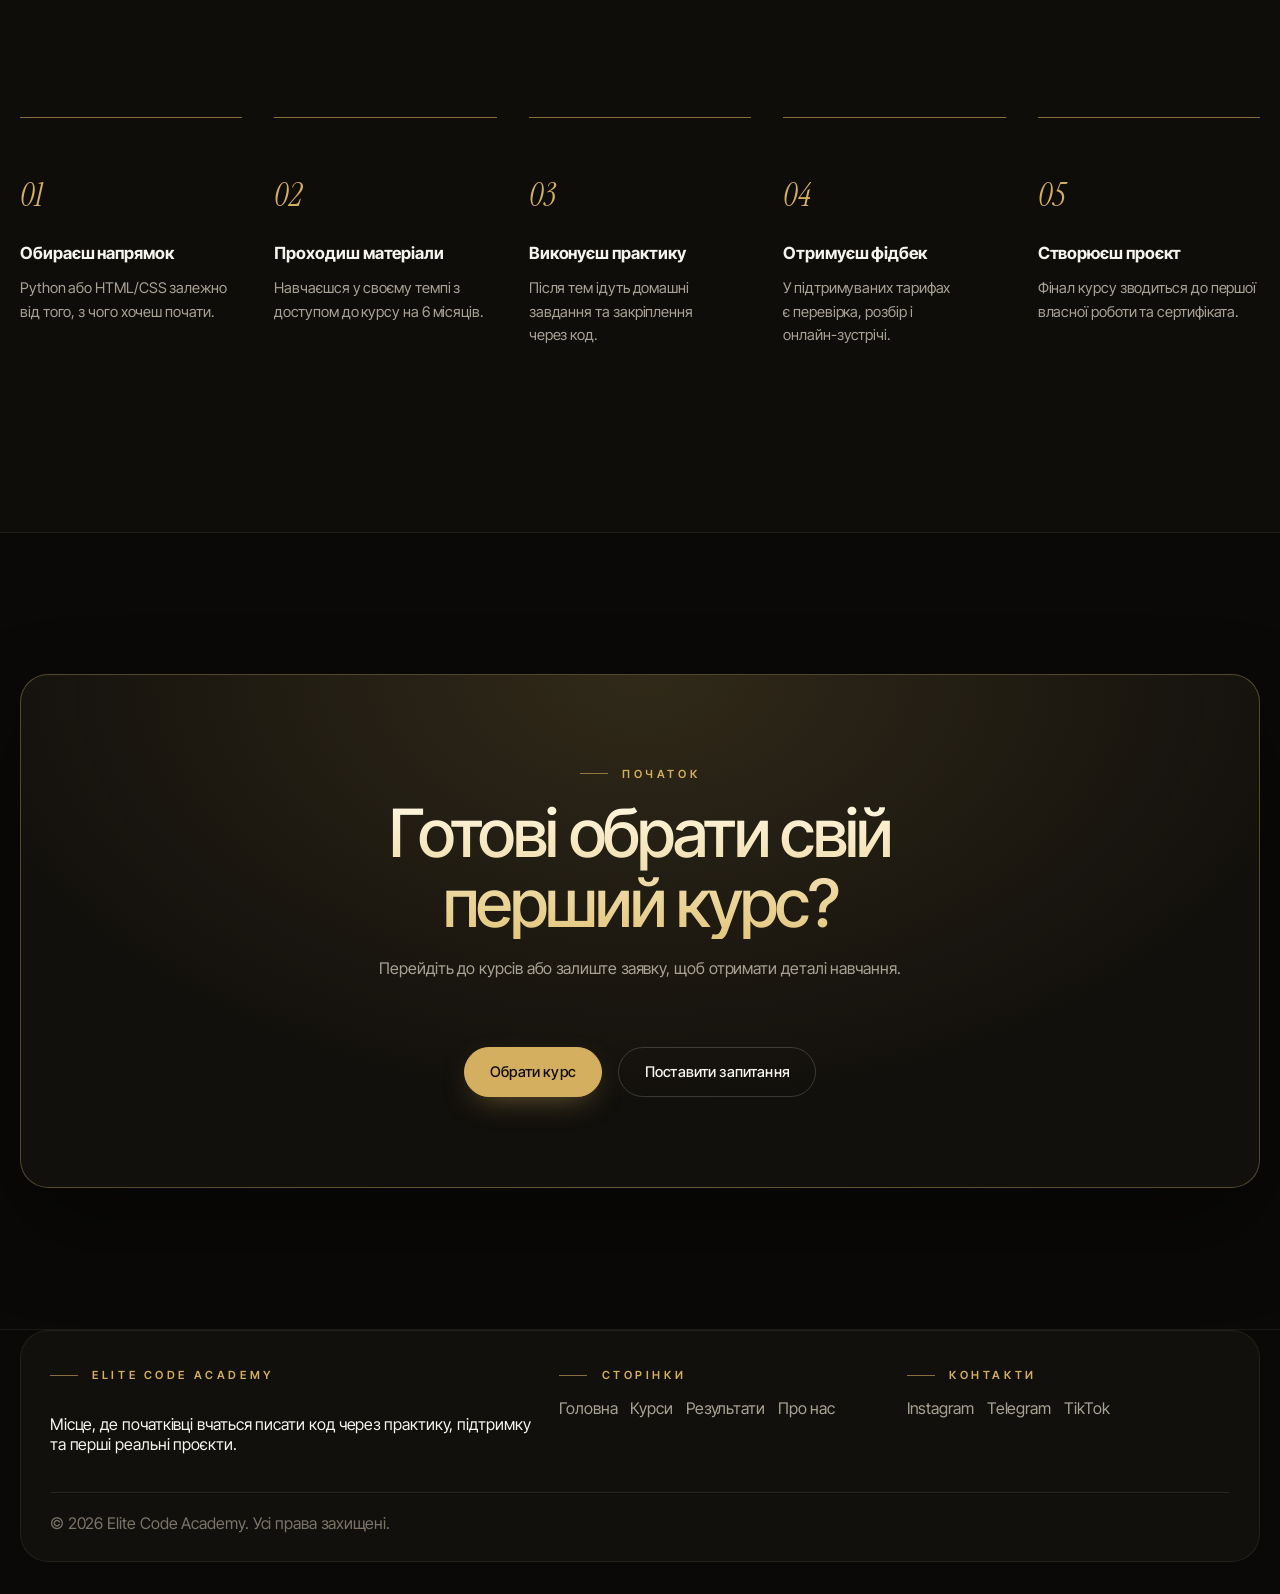
<file: about.html>
<!DOCTYPE html>
<html lang="uk">
<head>
    <meta charset="UTF-8">
    <meta name="viewport" content="width=device-width, initial-scale=1">
    <title>Про Elite Code Academy</title>
    <meta name="description" content="Дізнайтесь, чому існує Elite Code Academy, як побудоване навчання та в чому роль засновниці і ментора Катерини Руденко.">
    <meta property="og:title" content="Про Elite Code Academy">
    <meta property="og:description" content="Місія, підхід до навчання і засновниця Elite Code Academy.">
    <meta property="og:type" content="website">
    <meta property="og:url" content="https://elitecode.co.ua/about">
    <meta property="og:image" content="https://elitecode.co.ua/logo-mark.png">
    <link rel="canonical" href="https://elitecode.co.ua/about">
    <link rel="preconnect" href="https://fonts.googleapis.com">
    <link rel="preconnect" href="https://fonts.gstatic.com" crossorigin>
    <link href="https://fonts.googleapis.com/css2?family=IBM+Plex+Mono:wght@400;500&family=Manrope:wght@400;500;600;700;800&display=swap" rel="stylesheet">
    <link rel="icon" href="logo-mark.png" type="image/png">
    <link rel="stylesheet" href="styles.css">
    <link rel="stylesheet" href="premium.css">
    <link rel="stylesheet" href="site-polish.css">
    <link rel="stylesheet" href="mobile-menu.css">
    <script async src="https://www.googletagmanager.com/gtag/js?id=AW-17824431691"></script>
    <script>
        window.dataLayer = window.dataLayer || [];
        function gtag(){dataLayer.push(arguments);}
        gtag('js', new Date());
        gtag('config', 'AW-17824431691');
    </script>
</head>
<body data-page="about">
    <div class="site-shell">
        <div id="site-nav"></div>
        <main>
            <section class="section inner-hero">
                <div class="container narrow reveal">
                    <p class="eyebrow" data-i18n="about.hero.eyebrow">About Elite Code Academy</p>
                    <h1 class="display-title display-title-small" data-i18n="about.hero.title">Середовище, де початківець бачить свій прогрес власними очима.</h1>
                    <p class="hero-text" data-i18n="about.hero.text">Elite Code Academy існує для того, щоб перший крок у програмуванні був зрозумілим, практичним і людяним.</p>
                </div>
            </section>

            <section class="section">
                <div class="container mission-grid">
                    <div class="glass-card reveal">
                        <p class="eyebrow" data-i18n="about.mission.eyebrow">Mission</p>
                        <h2 data-i18n="about.mission.title">Ми створюємо середовище, де можна стартувати без страху.</h2>
                        <p data-i18n="about.mission.text">Навчання побудоване так, щоб студент не втрачав мотивацію на перших кроках і бачив, як теорія переходить у власний результат.</p>
                    </div>
                    <div class="glass-card reveal">
                        <p class="eyebrow" data-i18n="about.philosophy.eyebrow">Philosophy</p>
                        <h2 data-i18n="about.philosophy.title">Практика важливіша за шум.</h2>
                        <p data-i18n="about.philosophy.text">У центрі навчання не гучні обіцянки, а зрозумілі пояснення, домашні завдання, розбір помилок і постійний рух до першого проєкту.</p>
                    </div>
                </div>
            </section>

            <section class="statement statement--short" aria-label="Практика важливіша за шум. <em>Тому ми вчимо через результат.</em>">
                <div class="st-sticky"><p class="st-text" data-st>Практика важливіша за шум. <em>Тому ми вчимо через результат.</em></p></div>
            </section>

            <section class="section">
                <div class="container">
                    <div class="section-heading reveal">
                        <p class="eyebrow" data-i18n="about.values.eyebrow">Values</p>
                        <h2 data-i18n="about.values.title">Що тримає Elite Code Academy разом</h2>
                    </div>
                    <div class="value-grid" id="value-grid"></div>
                </div>
            </section>

            <section class="section">
                <div class="container founder-preview founder-preview-large reveal">
                    <div class="founder-photo-frame founder-photo-frame-large">
                        <img src="Katya.jpeg" alt="Катерина Руденко, засновниця та менторка" width="723" height="1280" loading="lazy">
                    </div>
                    <div class="founder-copy">
                        <p class="eyebrow" data-i18n="about.founder.eyebrow">Founder &amp; Mentor</p>
                        <h2 data-i18n="founder.name">Катерина Руденко</h2>
                        <p class="lead" data-i18n="about.founder.lead">Шлях у програмування не завжди починається з впевненості. І саме тому Elite Code Academy побудована на підтримці.</p>
                        <p data-i18n="about.founder.text1">Катерина колись сама не бачила себе в IT і навіть отримала 0 на іспиті з математики. Зараз цей досвід перетворився на спосіб пояснювати складні теми просто і без зверхності.</p>
                        <p data-i18n="about.founder.text2">Роль ментора тут не зводиться до записаних уроків. Це допомога, розбір помилок, підтримка у складних місцях і фокус на тому, щоб студент дійшов до власної роботи.</p>
                        <div class="founder-story-block">
                            <p class="eyebrow" data-i18n="about.story.eyebrow">Story of Founder &amp; Mentor</p>
                            <p class="founder-story-text" data-i18n="about.story.text1">Я довго не розуміла, ким хочу бути. Після іспиту з математики в мене стояв 0, і в той момент здавалося, що жоден університет не захоче мене взяти.</p>
                            <p class="founder-story-text" data-i18n="about.story.text2">Я не планувала ставати айтішницею. Навпаки, мені здавалося, що це точно не моя дорога. Але життя направило мене саме туди, де я найбільше сумнівалася в собі.</p>
                            <p class="founder-story-text" data-i18n="about.story.text3">Коли починаєш навчання з нуля, це важко. Ти постійно губишся, кидаєш, починаєш заново і не розумієш, чи це взагалі твоє. Саме тому я побудувала Elite Code Academy так, щоб людина не просто вчилася, а могла чесно зрозуміти: їй це справді підходить чи ні.</p>
                            <img class="eca-sig" src="assets/signature-gold.svg" alt="Підпис Катерини Руденко" width="190" height="181">
                            <p class="founder-story-signature" data-i18n="about.story.signature">— Katya Rudenko</p>
                        </div>
                    </div>
                </div>
            </section>

            <section class="section">
                <div class="container">
                    <div class="journey-grid" id="about-journey"></div>
                </div>
            </section>

            <section class="section">
                <div class="container">
                    <div class="cta-band reveal">
                        <div>
                            <p class="eyebrow" data-i18n="about.cta.eyebrow">Start</p>
                            <h2 data-i18n="about.cta.title">Готові обрати свій перший курс?</h2>
                            <p data-i18n="about.cta.text">Перейдіть до курсів або залиште заявку, щоб отримати деталі навчання.</p>
                        </div>
                        <div class="cta-band-actions">
                            <a class="btn btn-primary" href="courses.html#courses" data-i18n="actions.chooseCourse">Обрати курс</a>
                            <button class="btn btn-secondary js-open-application" type="button" data-i18n="actions.askQuestion">Поставити запитання</button>
                        </div>
                    </div>
                </div>
            </section>
        </main>
        <div id="site-footer"></div>
        <div id="application-modal-root"></div>
    </div>
    <script src="app.js"></script>
    <script src="mobile-menu.js"></script>
</body>
</html>
</file>
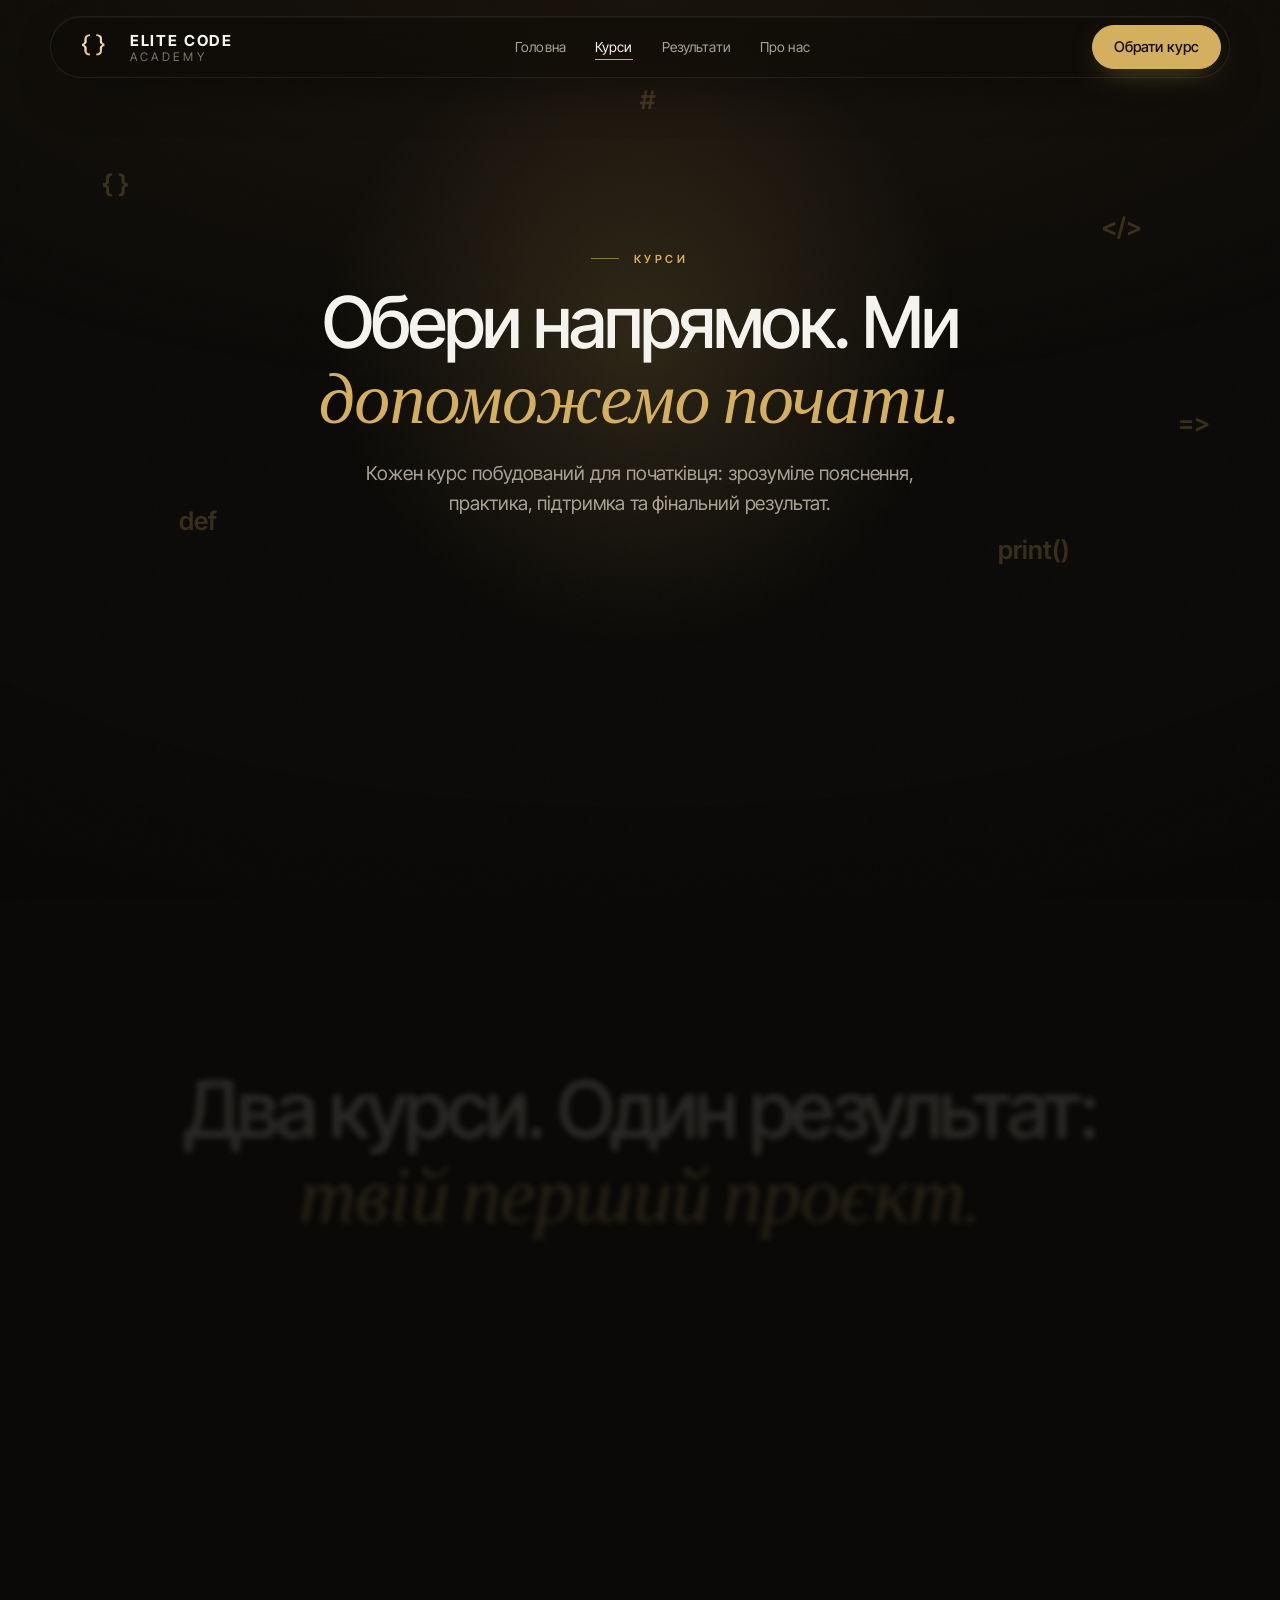
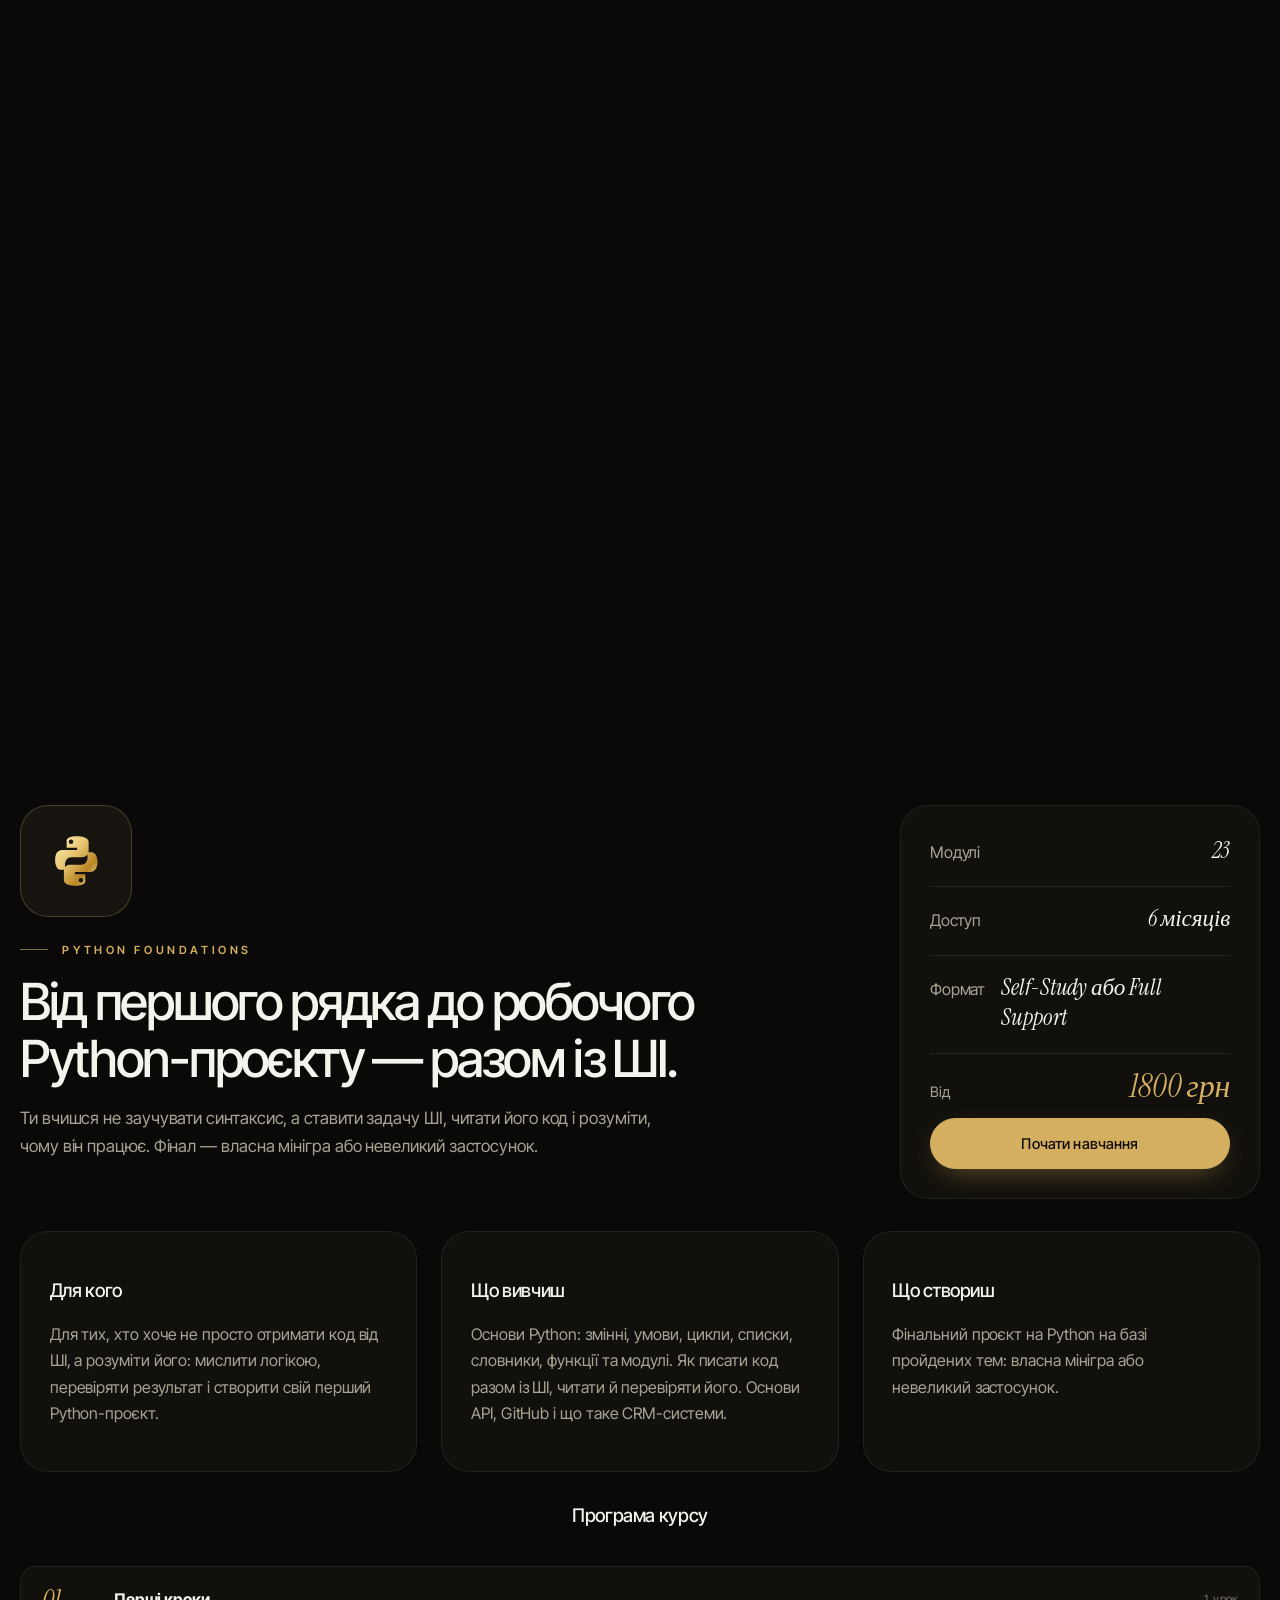
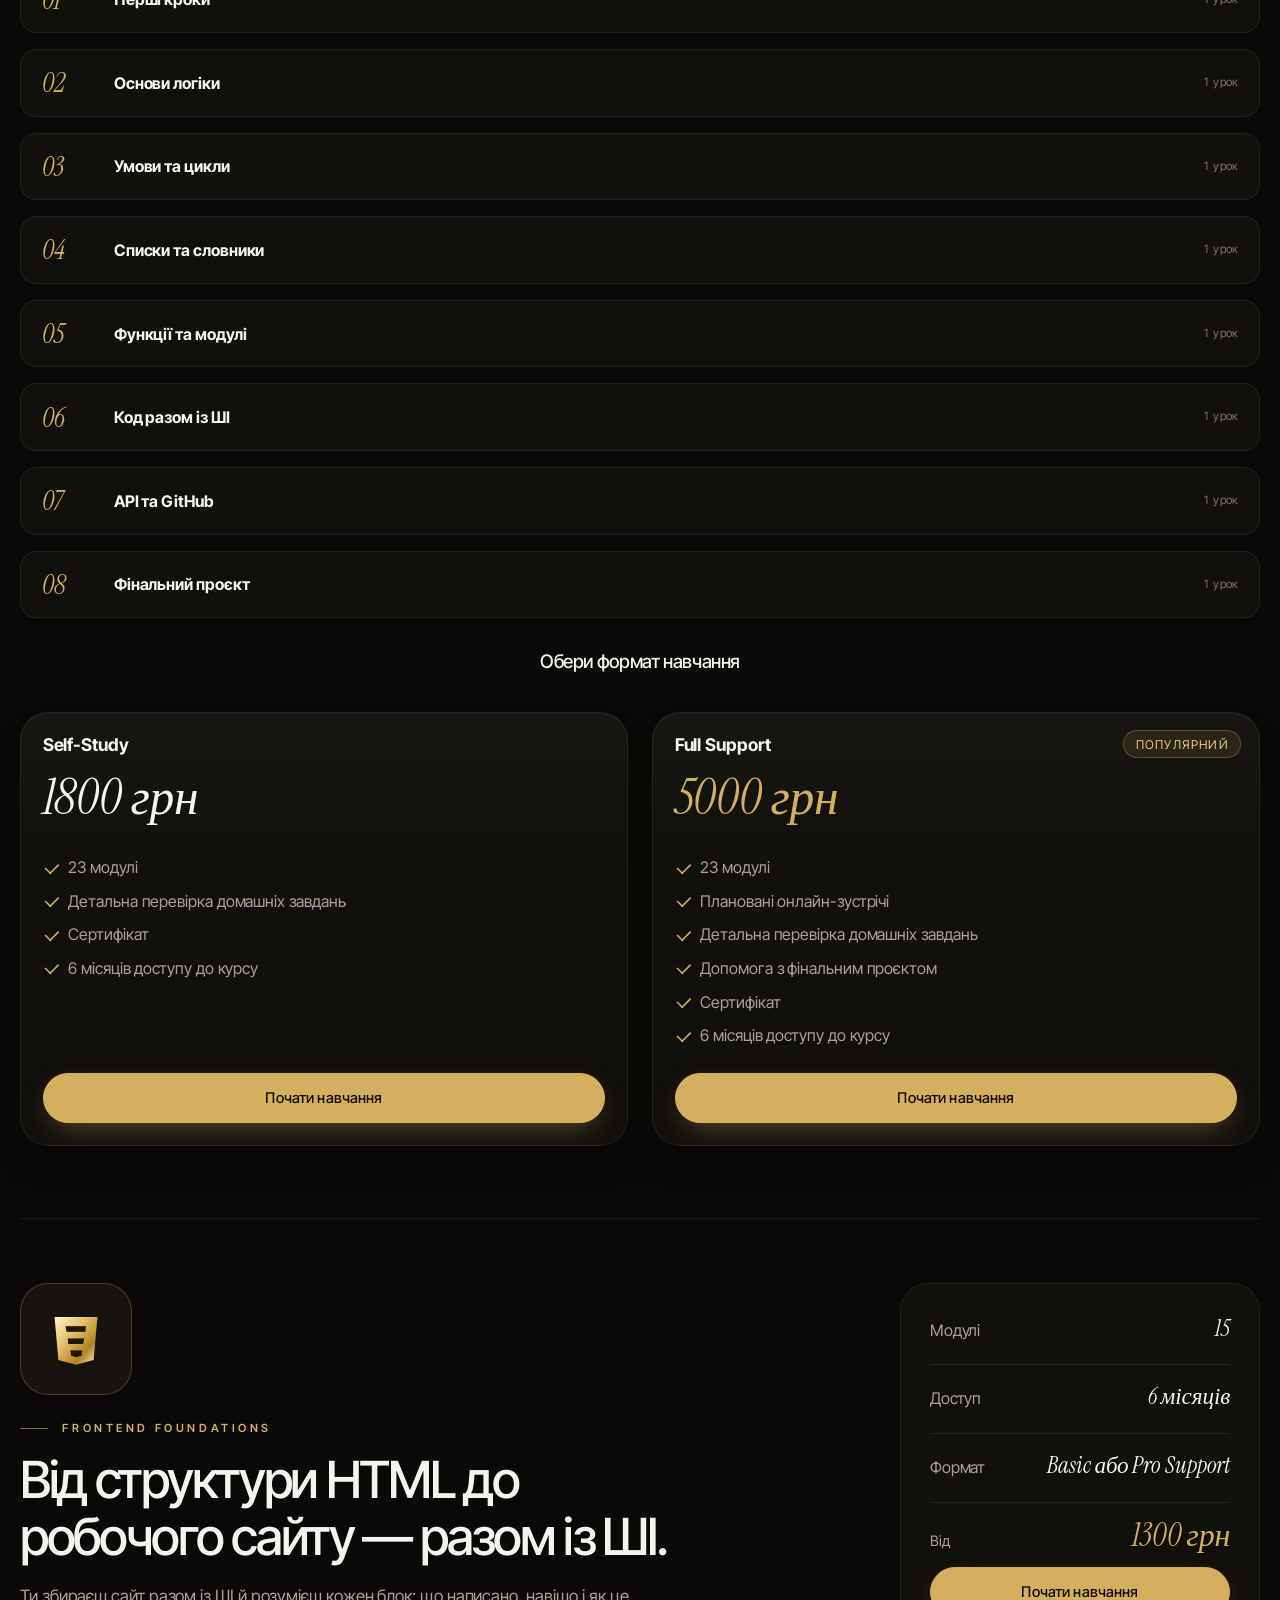
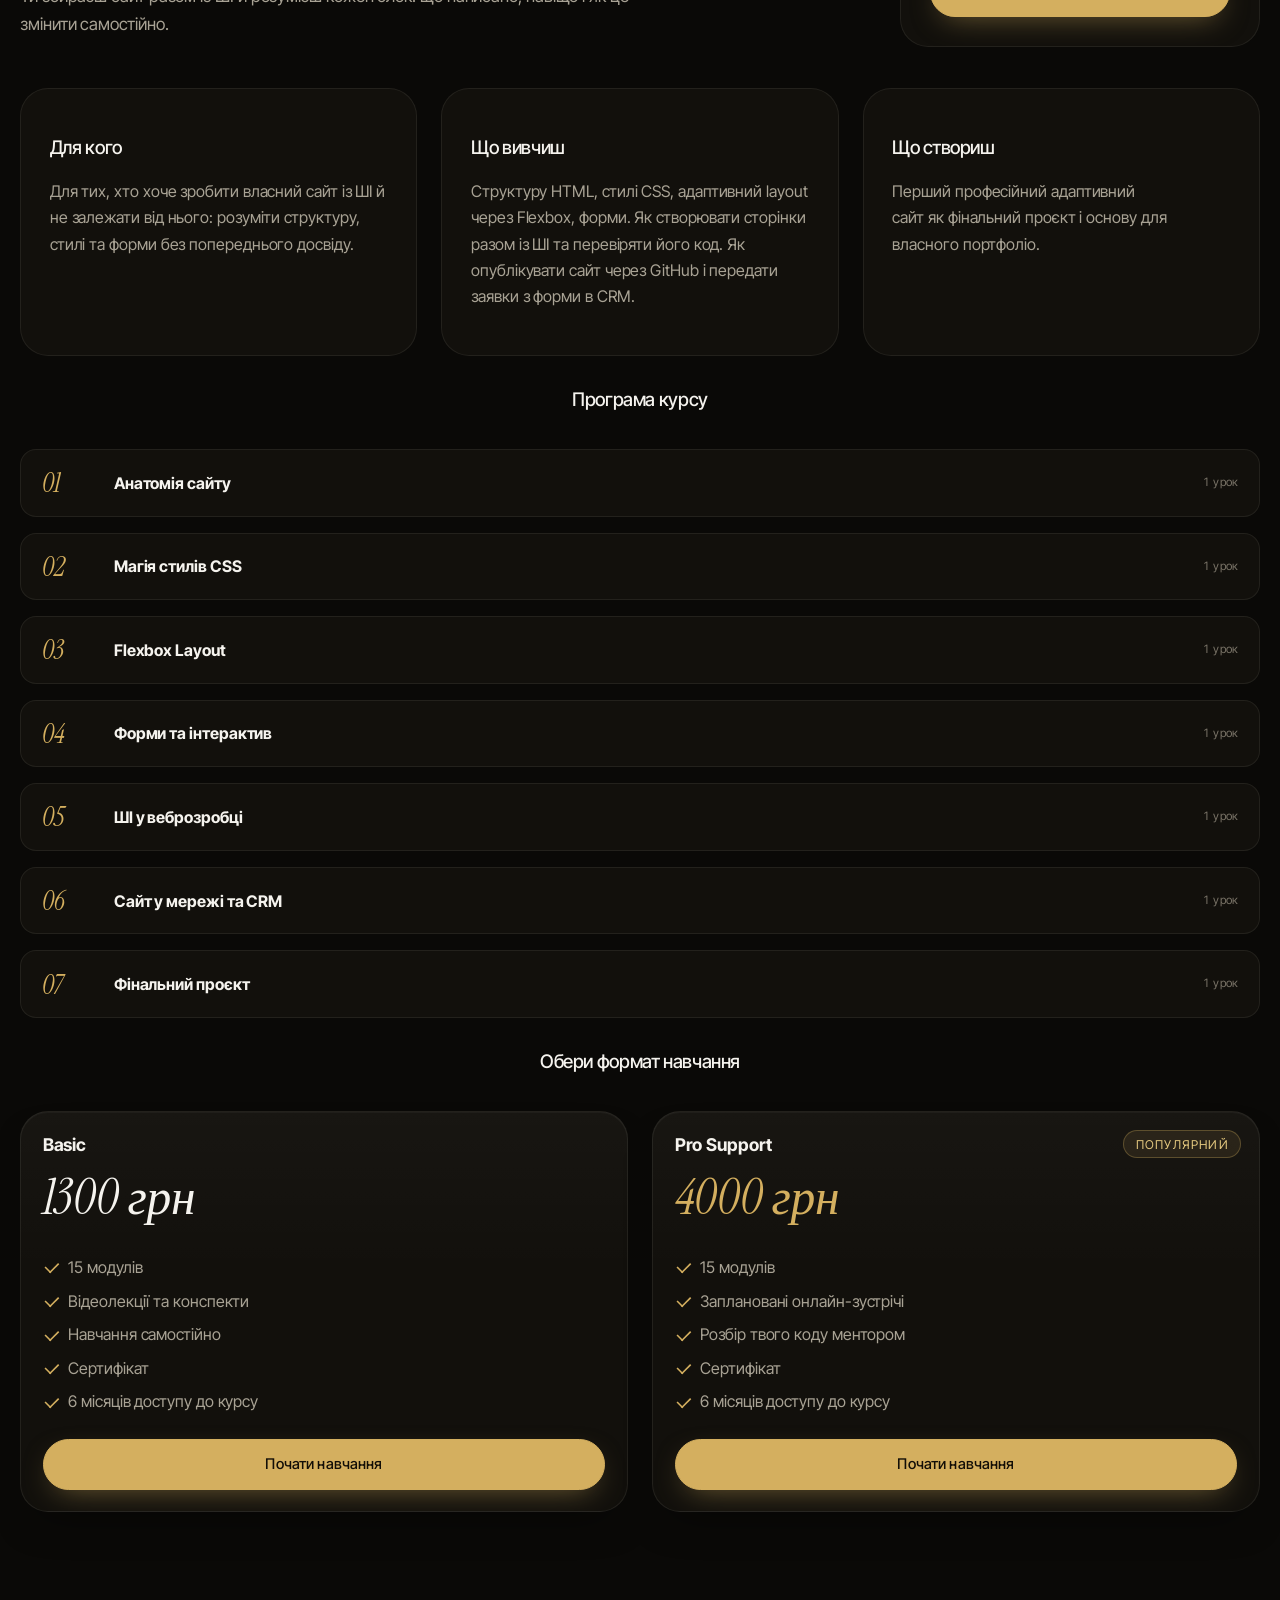
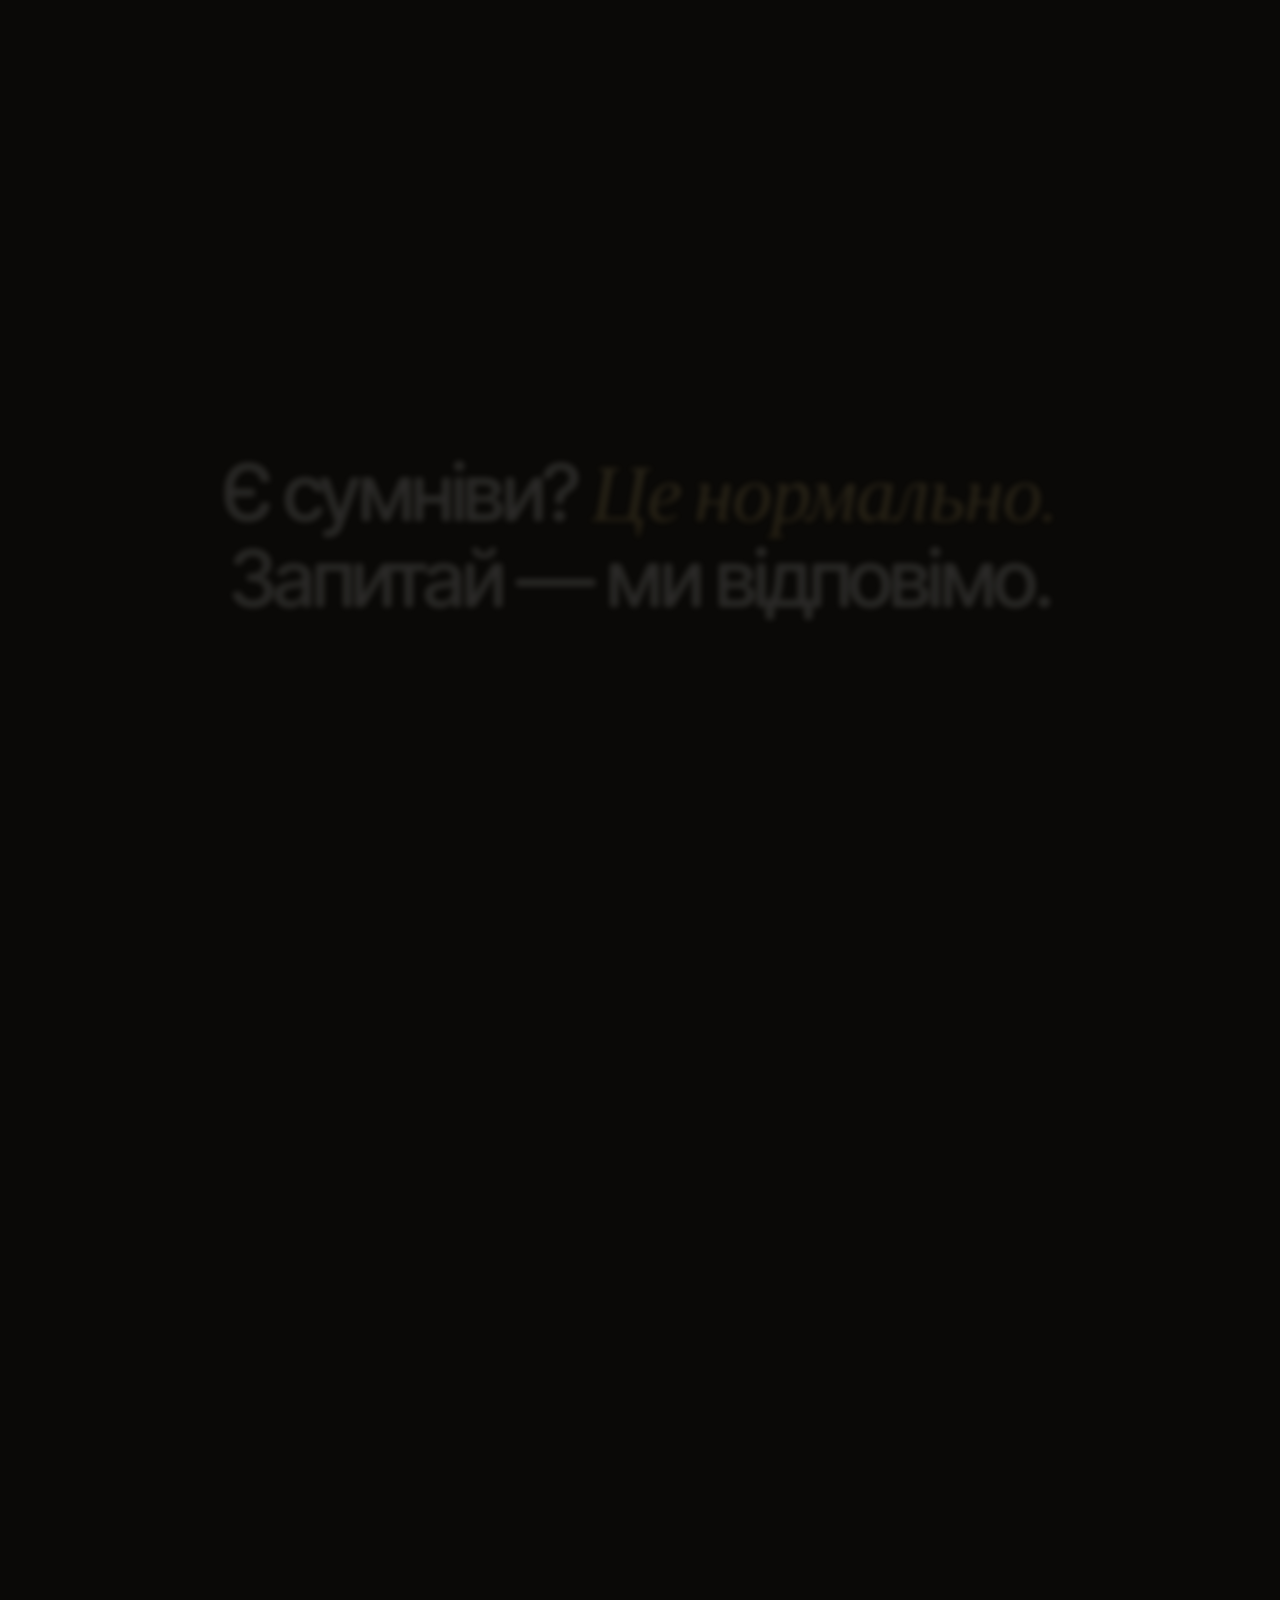
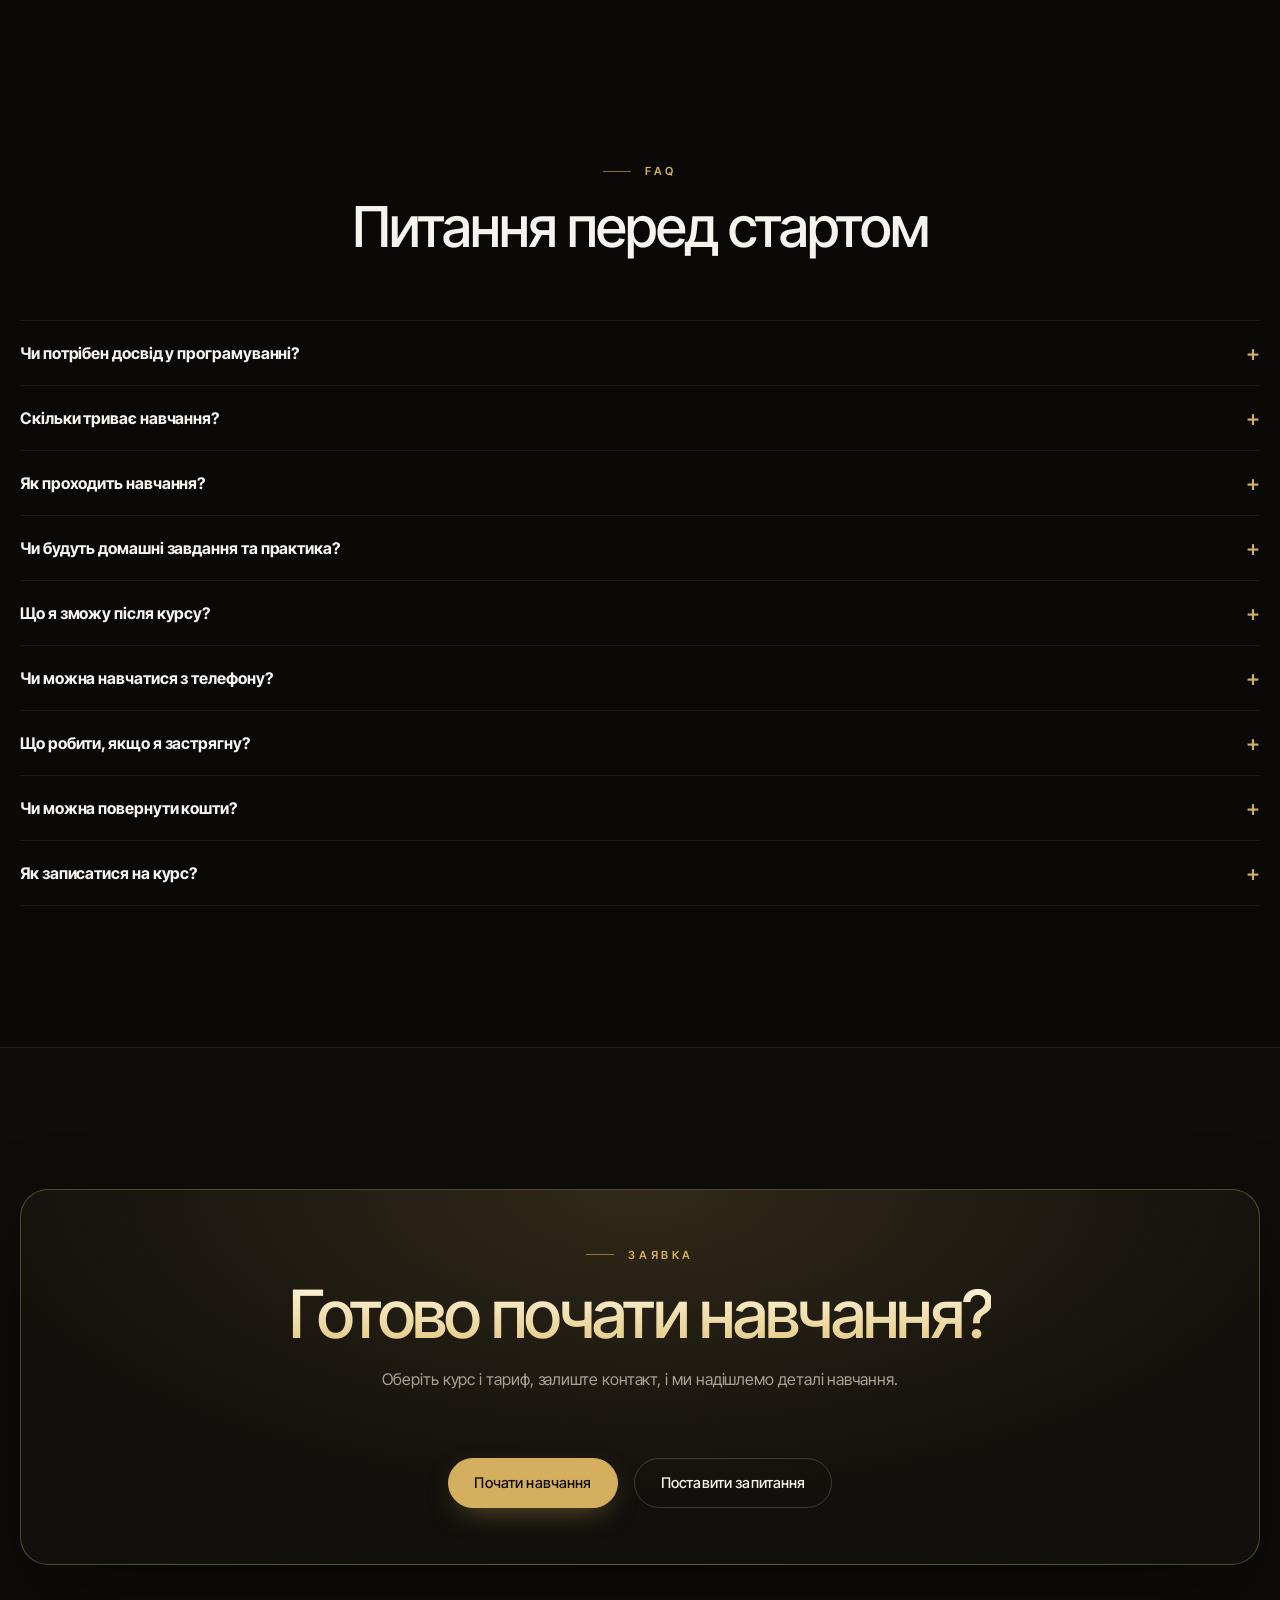
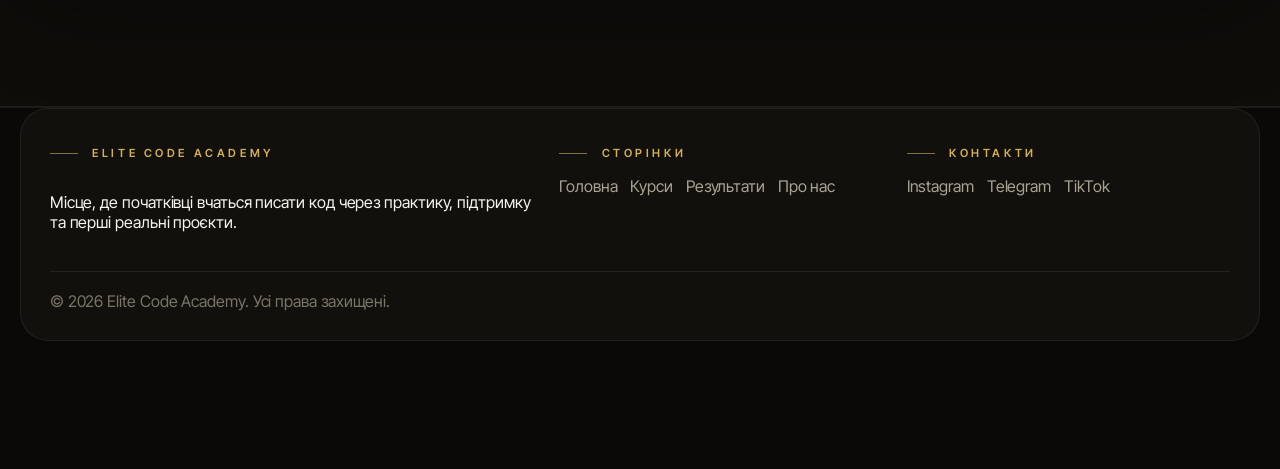
<file: courses.html>
<!DOCTYPE html>
<html lang="uk">
<head>
    <meta charset="UTF-8">
    <meta name="viewport" content="width=device-width, initial-scale=1">
    <title>Курси | Elite Code Academy</title>
    <meta name="description" content="Оберіть курс Python або HTML/CSS в Elite Code Academy: програма, формат навчання, ціни та заявка на старт.">
    <meta property="og:title" content="Курси | Elite Code Academy">
    <meta property="og:description" content="Python та HTML/CSS для початківців: програма, формати навчання та ціни.">
    <meta property="og:type" content="website">
    <meta property="og:url" content="https://elitecode.co.ua/courses">
    <meta property="og:image" content="https://elitecode.co.ua/logo-mark.png">
    <link rel="canonical" href="https://elitecode.co.ua/courses">
    <link rel="preconnect" href="https://fonts.googleapis.com">
    <link rel="preconnect" href="https://fonts.gstatic.com" crossorigin>
    <link href="https://fonts.googleapis.com/css2?family=IBM+Plex+Mono:wght@400;500&family=Manrope:wght@400;500;600;700;800&display=swap" rel="stylesheet">
    <link rel="icon" href="logo-mark.png" type="image/png">
    <link rel="stylesheet" href="styles.css">
    <link rel="stylesheet" href="premium.css">
    <link rel="stylesheet" href="site-polish.css">
    <link rel="stylesheet" href="mobile-menu.css">
    <script async src="https://www.googletagmanager.com/gtag/js?id=AW-17824431691"></script>
    <script>
        window.dataLayer = window.dataLayer || [];
        function gtag(){dataLayer.push(arguments);}
        gtag('js', new Date());
        gtag('config', 'AW-17824431691');
    </script>
</head>
<body data-page="courses">
    <div class="site-shell">
        <div id="site-nav"></div>
        <main>
            <section class="section inner-hero">
                <div class="container narrow reveal">
                    <p class="eyebrow" data-i18n="courses.hero.eyebrow">Courses</p>
                    <h1 class="display-title display-title-small" data-i18n="courses.hero.title">Обери напрямок. Ми допоможемо почати.</h1>
                    <p class="hero-text" data-i18n="courses.hero.text">Кожен курс побудований для початківця: зрозуміле пояснення, практика, підтримка та фінальний результат.</p>
                </div>
            </section>

            <section class="statement statement--short" aria-label="Два курси. Один результат: <em>твій перший проєкт.</em>">
                <div class="st-sticky"><p class="st-text" data-st>Два курси. Один результат: <em>твій перший проєкт.</em></p></div>
            </section>

            <section class="section" id="courses">
                <div class="container">
                    <article class="course-section reveal" id="python">
                        <div class="course-intro">
                            <div>
                                <div class="course-emblem course-emblem-python" aria-hidden="true">
                                    <div class="course-emblem__coin">
                                        <svg viewBox="0 0 120 120" class="course-emblem__svg" role="presentation">
                                            <defs>
                                                <linearGradient id="pythonGold" x1="0%" y1="0%" x2="100%" y2="100%">
                                                    <stop offset="0%" stop-color="#fff0bf"></stop>
                                                    <stop offset="40%" stop-color="#e7c56f"></stop>
                                                    <stop offset="72%" stop-color="#b98625"></stop>
                                                    <stop offset="100%" stop-color="#fff3ca"></stop>
                                                </linearGradient>
                                            </defs>
                                            <path fill="url(#pythonGold)" d="M61 15c-20 0-18 9-18 9v12h19v4H35s-13-1-13 18c0 19 11 18 11 18h7V66s0-13 12-13h20s11 0 11-11V26s2-11-22-11Zm-10 6a4 4 0 1 1 0 8 4 4 0 0 1 0-8Zm8 84c20 0 18-9 18-9V84H58v-4h28s13 1 13-18c0-19-11-18-11-18h-7v10s0 13-12 13H49s-11 0-11 11v16s-2 11 22 11Zm10-6a4 4 0 1 1 0-8 4 4 0 0 1 0 8Z"></path>
                                        </svg>
                                    </div>
                                </div>
                                <p class="eyebrow" data-i18n="courses.python.eyebrow">Python Foundations</p>
                                <h2 data-i18n="courses.python.title">Від першого рядка до робочого Python-проєкту — разом із ШІ.</h2>
                                <p class="lead" data-i18n="courses.python.lead">Ти вчишся не заучувати синтаксис, а ставити задачу ШІ, читати його код і розуміти, чому він працює. Фінал — власна мінігра або невеликий застосунок.</p>
                            </div>
                            <div class="course-summary-card glass-card">
                                <div class="summary-item">
                                    <span data-i18n="courses.shared.modulesLabel">Модулі</span>
                                    <strong>23</strong>
                                </div>
                                <div class="summary-item">
                                    <span data-i18n="courses.shared.accessLabel">Доступ</span>
                                    <strong data-i18n="courses.shared.accessValue">6 місяців</strong>
                                </div>
                                <div class="summary-item">
                                    <span data-i18n="courses.shared.formatLabel">Формат</span>
                                    <strong data-i18n="courses.python.format">Self-Study або Full Support</strong>
                                </div>
                                <div class="course-summary-price">
                                    <span>Від</span>
                                    <strong>1800 грн</strong>
                                </div>
                                <button class="btn btn-primary js-open-application" type="button" data-course="python" data-plan="self">Почати навчання</button>
                            </div>
                        </div>
                        <div class="detail-grid">
                            <div class="detail-card">
                                <h3 data-i18n="courses.shared.forWhomTitle">Для кого</h3>
                                <p data-i18n="courses.python.forWhom">Для тих, хто хоче не просто отримати код від ШІ, а розуміти його: мислити логікою, перевіряти результат і створити свій перший Python-проєкт.</p>
                            </div>
                            <div class="detail-card">
                                <h3 data-i18n="courses.shared.learnTitle">Що вивчиш</h3>
                                <p data-i18n="courses.python.learn">Змінні, типи даних, умови, цикли, списки, словники, функції, модулі та базову структуру реального коду.</p>
                            </div>
                            <div class="detail-card">
                                <h3 data-i18n="courses.shared.buildTitle">Що створиш</h3>
                                <p data-i18n="courses.python.build">Фінальний проєкт на Python на базі пройдених тем: власна мінігра або невеликий застосунок.</p>
                            </div>
                        </div>
                        <div class="curriculum-shell">
                            <div class="section-heading section-heading-left">
                                <p class="eyebrow" data-i18n="courses.shared.curriculumEyebrow">Програма</p>
                                <h3 data-i18n="courses.shared.curriculumTitle">Програма курсу</h3>
                            </div>
                            <div class="curriculum-list" id="python-curriculum"></div>
                        </div>
                        <div class="pricing-shell">
                            <div class="section-heading section-heading-left">
                                <p class="eyebrow" data-i18n="courses.shared.pricingEyebrow">Тарифи</p>
                                <h3 data-i18n="courses.shared.pricingTitle">Обери формат навчання</h3>
                            </div>
                            <div class="pricing-grid" id="python-pricing"></div>
                        </div>
                    </article>

                    <article class="course-section reveal" id="frontend">
                        <div class="course-intro">
                            <div>
                                <div class="course-emblem course-emblem-frontend" aria-hidden="true">
                                    <div class="course-emblem__coin">
                                        <svg viewBox="0 0 120 120" class="course-emblem__svg" role="presentation">
                                            <defs>
                                                <linearGradient id="frontendGold" x1="0%" y1="0%" x2="100%" y2="100%">
                                                    <stop offset="0%" stop-color="#fff2c8"></stop>
                                                    <stop offset="38%" stop-color="#e4c16b"></stop>
                                                    <stop offset="72%" stop-color="#b58121"></stop>
                                                    <stop offset="100%" stop-color="#fff4d3"></stop>
                                                </linearGradient>
                                            </defs>
                                            <path fill="url(#frontendGold)" d="M21 20h78l-7 78-32 9-32-9-7-78Zm20 17 2 10h34l1-10H41Zm4 22 1 10h27l2-10H45Zm5 22 1 9 9 3 10-3 1-9H50Z"></path>
                                            <path fill="#2a1d08" d="M51 81h20l-1 9-10 3-9-3-1-9Zm-6-22h30l-2 10H46l-1-10Zm-4-22h37l-1 10H43l-2-10Z" opacity=".35"></path>
                                        </svg>
                                    </div>
                                </div>
                                <p class="eyebrow" data-i18n="courses.frontend.eyebrow">Frontend Foundations</p>
                                <h2 data-i18n="courses.frontend.title">Від структури HTML до робочого сайту — разом із ШІ.</h2>
                                <p class="lead" data-i18n="courses.frontend.lead">Ти збираєш сайт разом із ШІ й розумієш кожен блок: що написано, навіщо і як це змінити самостійно.</p>
                            </div>
                            <div class="course-summary-card glass-card course-summary-card-alt">
                                <div class="summary-item">
                                    <span data-i18n="courses.shared.modulesLabel">Модулі</span>
                                    <strong>15</strong>
                                </div>
                                <div class="summary-item">
                                    <span data-i18n="courses.shared.accessLabel">Доступ</span>
                                    <strong data-i18n="courses.shared.accessValue">6 місяців</strong>
                                </div>
                                <div class="summary-item">
                                    <span data-i18n="courses.shared.formatLabel">Формат</span>
                                    <strong data-i18n="courses.frontend.format">Basic або Pro Support</strong>
                                </div>
                                <div class="course-summary-price">
                                    <span>Від</span>
                                    <strong>1300 грн</strong>
                                </div>
                                <button class="btn btn-primary js-open-application" type="button" data-course="frontend" data-plan="basic">Почати навчання</button>
                            </div>
                        </div>
                        <div class="detail-grid">
                            <div class="detail-card">
                                <h3 data-i18n="courses.shared.forWhomTitle">Для кого</h3>
                                <p data-i18n="courses.frontend.forWhom">Для тих, хто хоче зробити власний сайт із ШІ й не залежати від нього: розуміти структуру, стилі та форми без попереднього досвіду.</p>
                            </div>
                            <div class="detail-card">
                                <h3 data-i18n="courses.shared.learnTitle">Що вивчиш</h3>
                                <p data-i18n="courses.frontend.learn">Структуру HTML, стилізацію через CSS, роботу з текстом, зображеннями, формами та адаптивним layout через Flexbox.</p>
                            </div>
                            <div class="detail-card">
                                <h3 data-i18n="courses.shared.buildTitle">Що створиш</h3>
                                <p data-i18n="courses.frontend.build">Перший професійний адаптивний сайт як фінальний проєкт і основу для власного портфоліо.</p>
                            </div>
                        </div>
                        <div class="curriculum-shell">
                            <div class="section-heading section-heading-left">
                                <p class="eyebrow" data-i18n="courses.shared.curriculumEyebrow">Програма</p>
                                <h3 data-i18n="courses.shared.curriculumTitle">Програма курсу</h3>
                            </div>
                            <div class="curriculum-list" id="frontend-curriculum"></div>
                        </div>
                        <div class="pricing-shell">
                            <div class="section-heading section-heading-left">
                                <p class="eyebrow" data-i18n="courses.shared.pricingEyebrow">Тарифи</p>
                                <h3 data-i18n="courses.shared.pricingTitle">Обери формат навчання</h3>
                            </div>
                            <div class="pricing-grid" id="frontend-pricing"></div>
                        </div>
                    </article>
                </div>
            </section>

            <section class="statement statement--short" aria-label="Є сумніви? <em>Це нормально.</em> Запитай — ми відповімо.">
                <div class="st-sticky"><p class="st-text" data-st>Є сумніви? <em>Це нормально.</em> Запитай — ми відповімо.</p></div>
            </section>

            <section class="section">
                <div class="container faq-shell reveal">
                    <div class="section-heading">
                        <p class="eyebrow" data-i18n="courses.faq.eyebrow">FAQ</p>
                        <h2 data-i18n="courses.faq.title">Питання перед стартом</h2>
                    </div>
                    <div class="faq-list" id="faq-list"></div>
                </div>
            </section>

            <section class="section" id="apply">
                <div class="container">
                    <div class="cta-band reveal">
                        <div>
                            <p class="eyebrow" data-i18n="courses.apply.eyebrow">Application</p>
                            <h2 data-i18n="courses.apply.title">Готово почати навчання?</h2>
                            <p data-i18n="courses.apply.text">Оберіть курс і тариф, залиште контакт, і ми надішлемо деталі навчання.</p>
                        </div>
                        <div class="cta-band-actions">
                            <button class="btn btn-primary js-open-application" type="button" data-course="python" data-plan="self" data-i18n="courses.apply.primary">Почати навчання</button>
                            <button class="btn btn-secondary js-open-application" type="button" data-i18n="actions.askQuestion">Поставити запитання</button>
                        </div>
                    </div>
                </div>
            </section>
        </main>
        <div id="site-footer"></div>
        <div id="application-modal-root"></div>
    </div>
    <script src="app.js"></script>
    <script src="mobile-menu.js"></script>
</body>
</html>
</file>
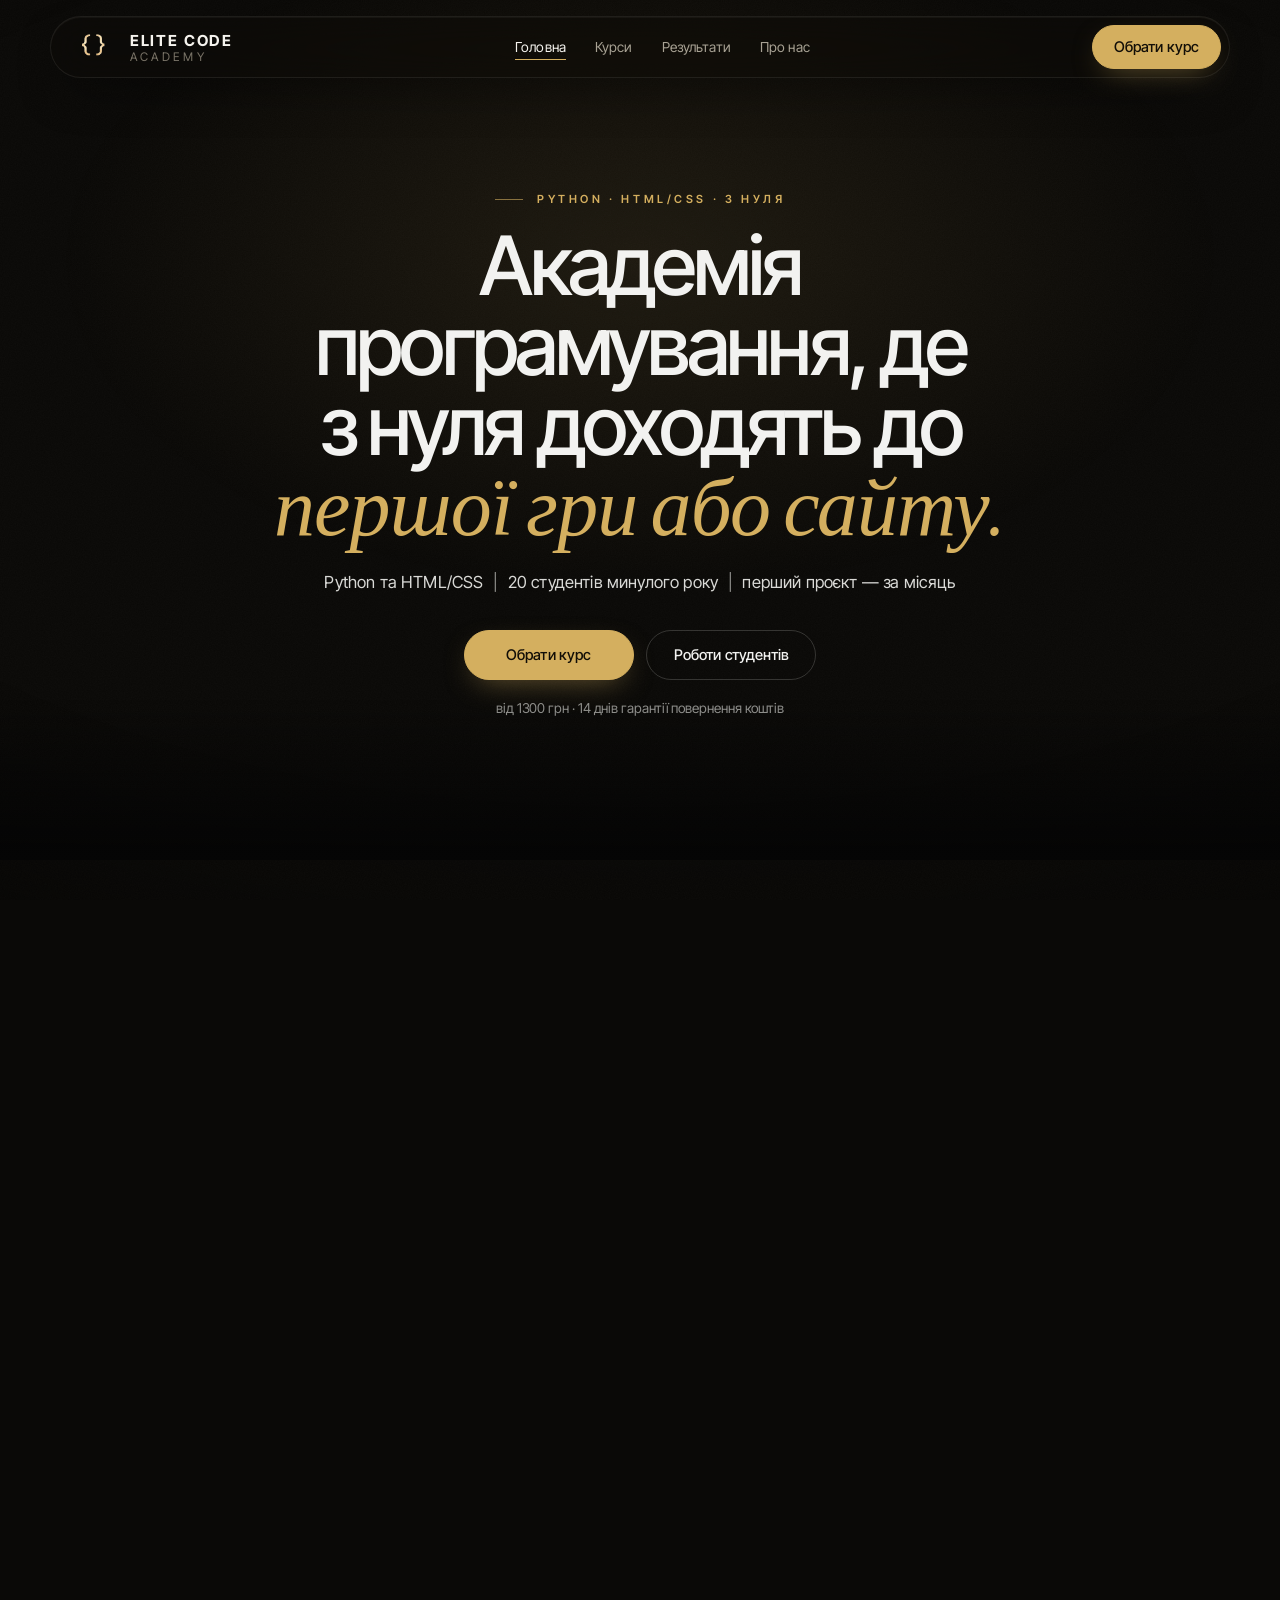
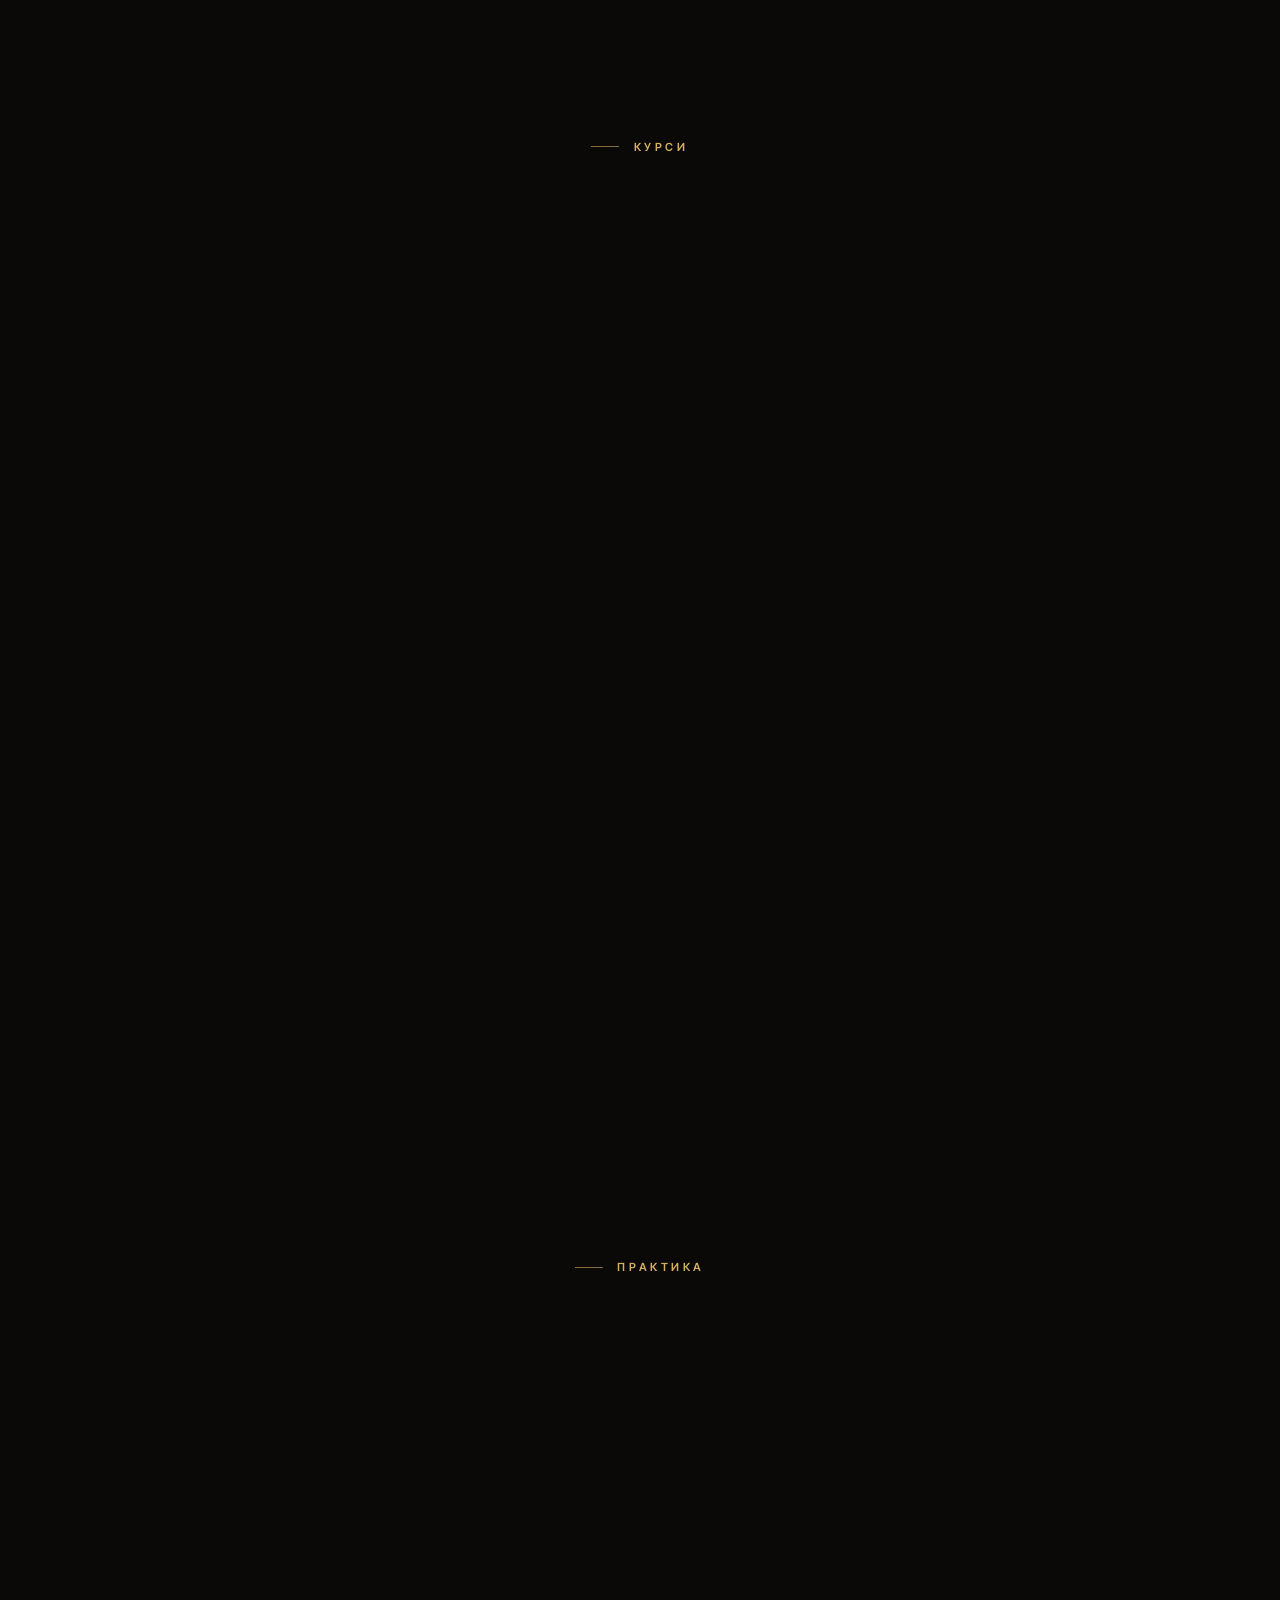
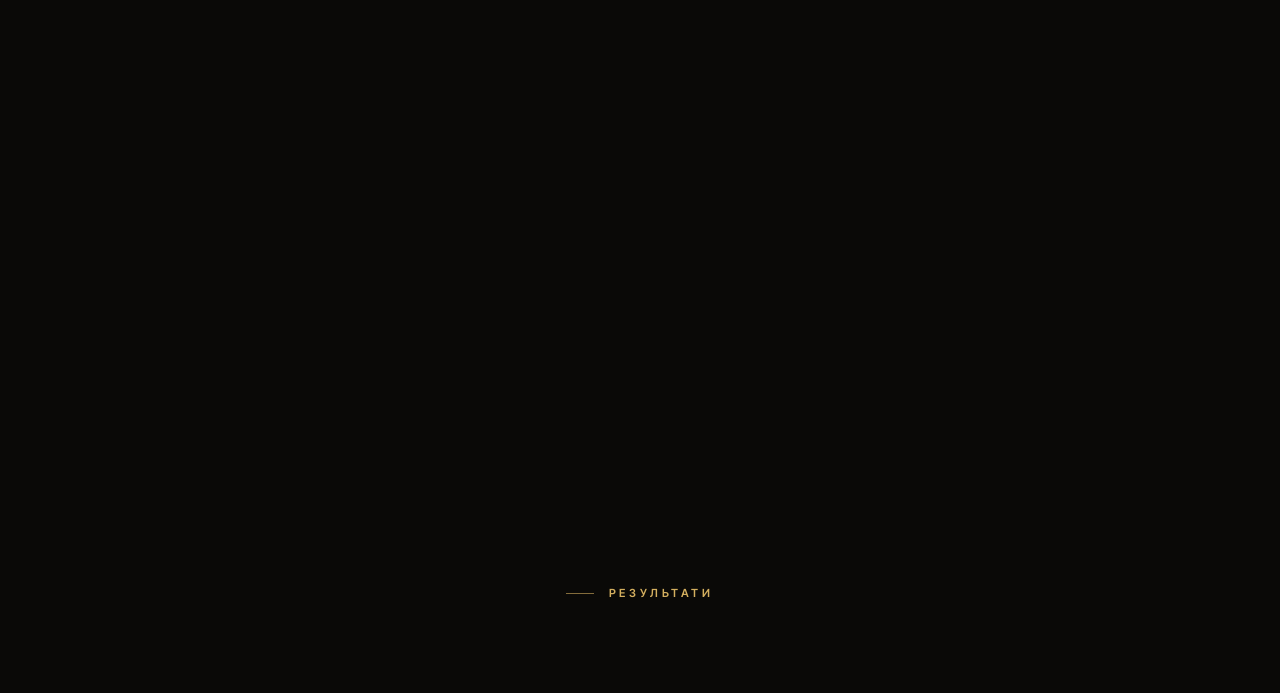
<file: ECA.html>
<!DOCTYPE html>
<html lang="uk">
<head>
    <meta charset="UTF-8">
    <meta http-equiv="refresh" content="0; url=index.html">
    <title>Elite Code Academy</title>
    <link rel="canonical" href="https://elitecode.co.ua/">
    <meta name="robots" content="noindex">
</head>
<body>
    <p><a href="index.html">Перейти на головну сторінку Elite Code Academy</a></p>
</body>
</html>
</file>
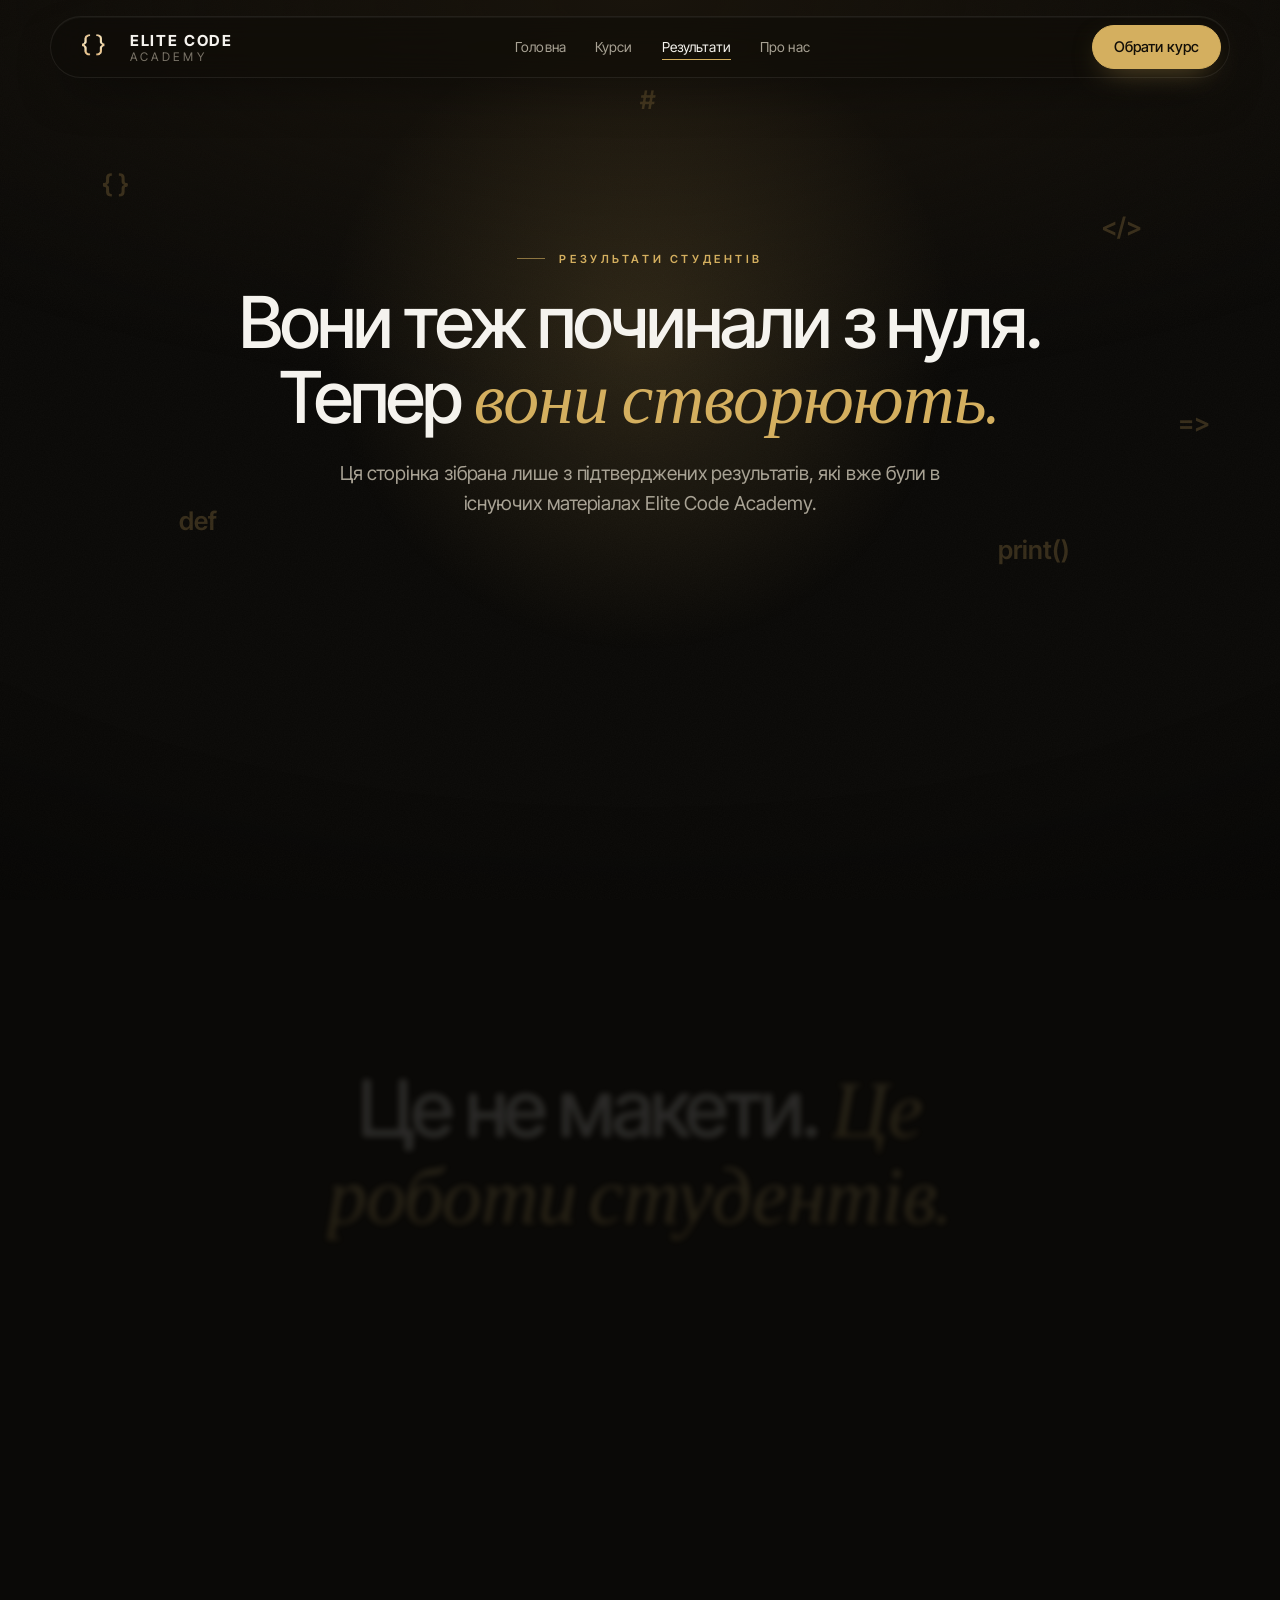
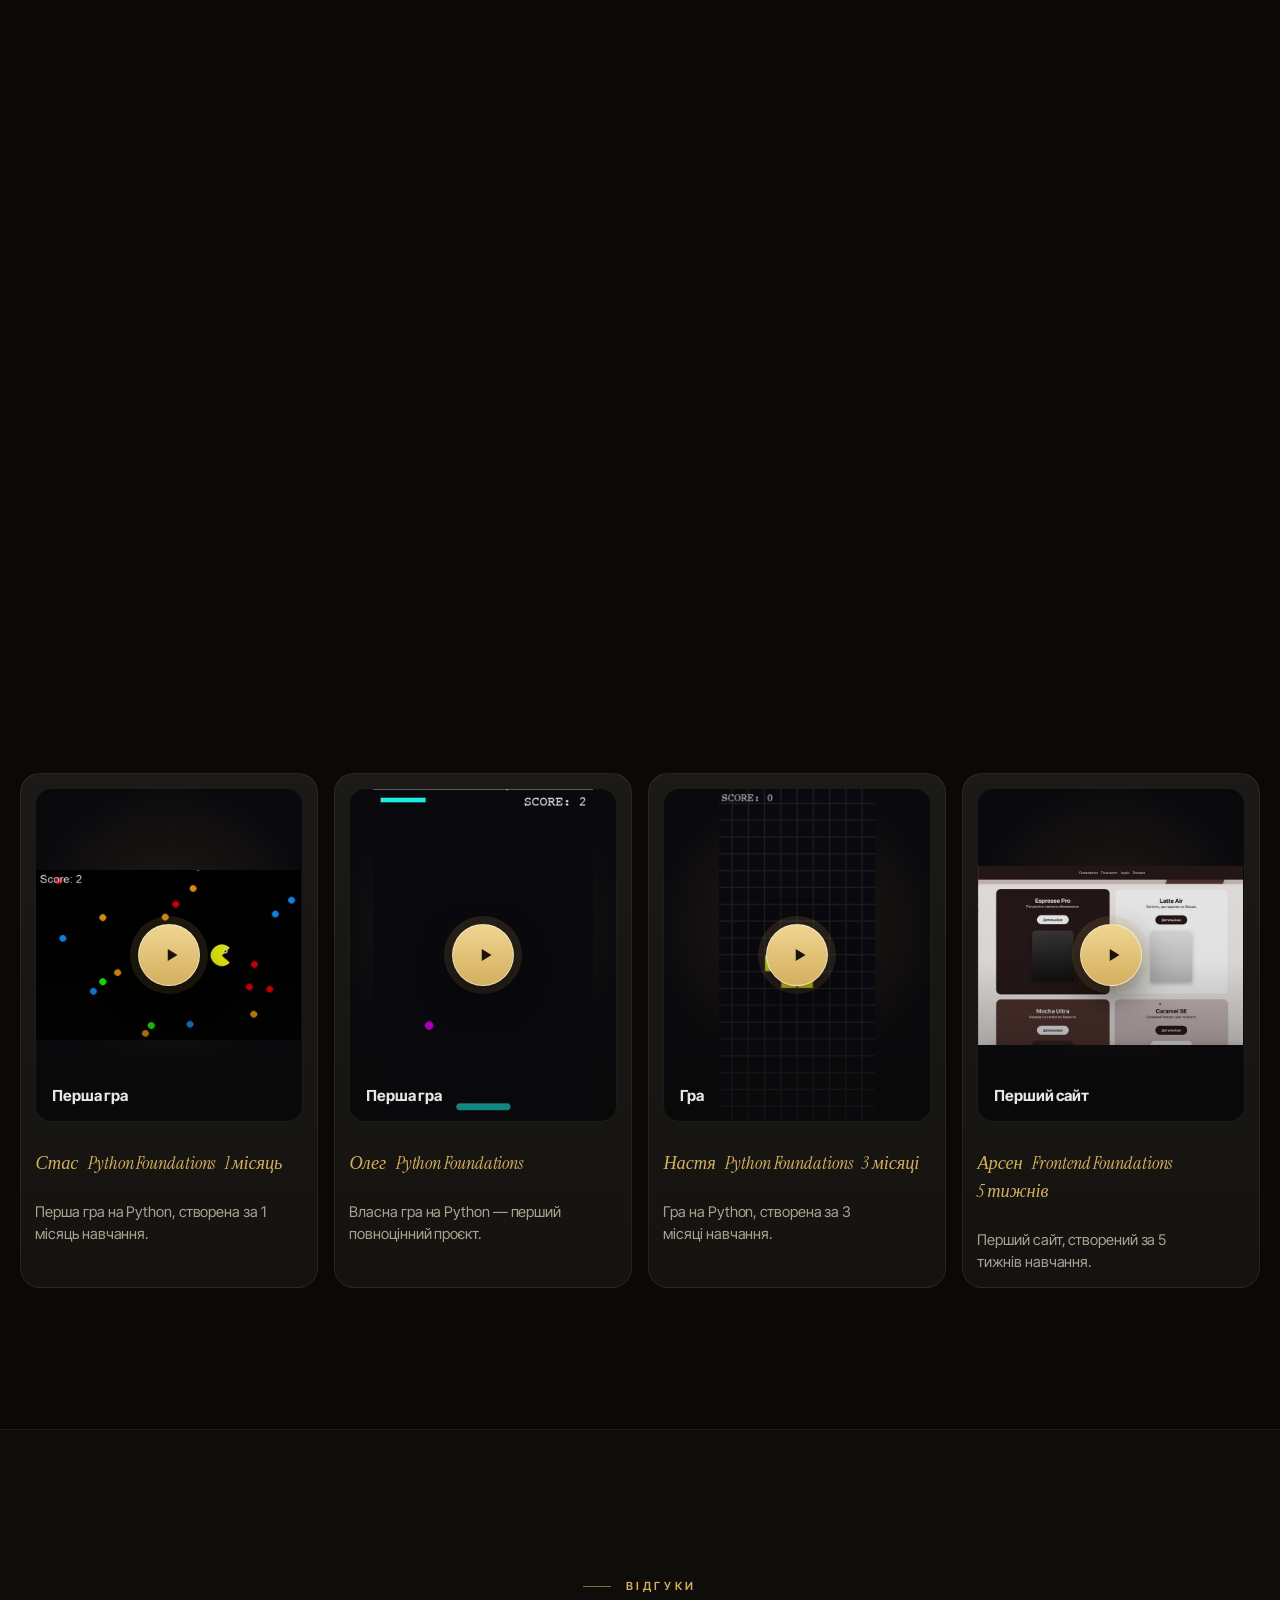
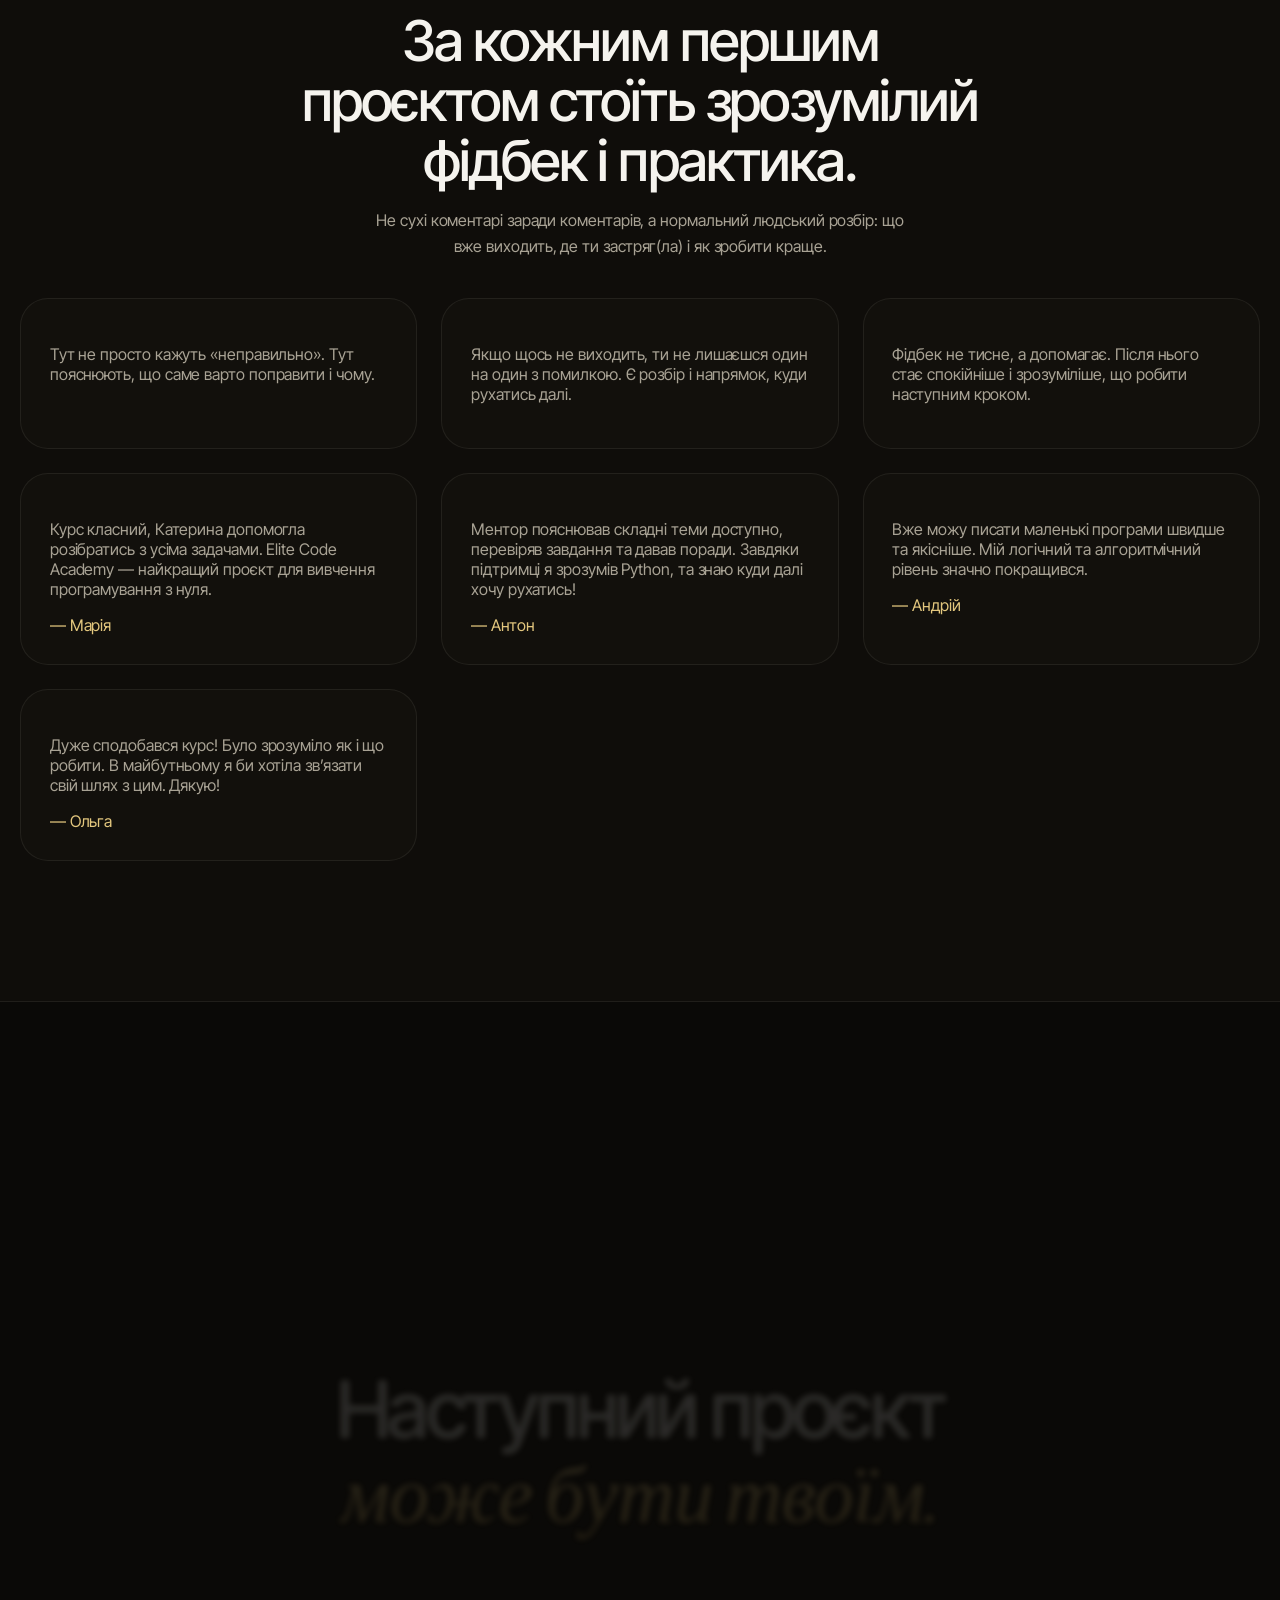
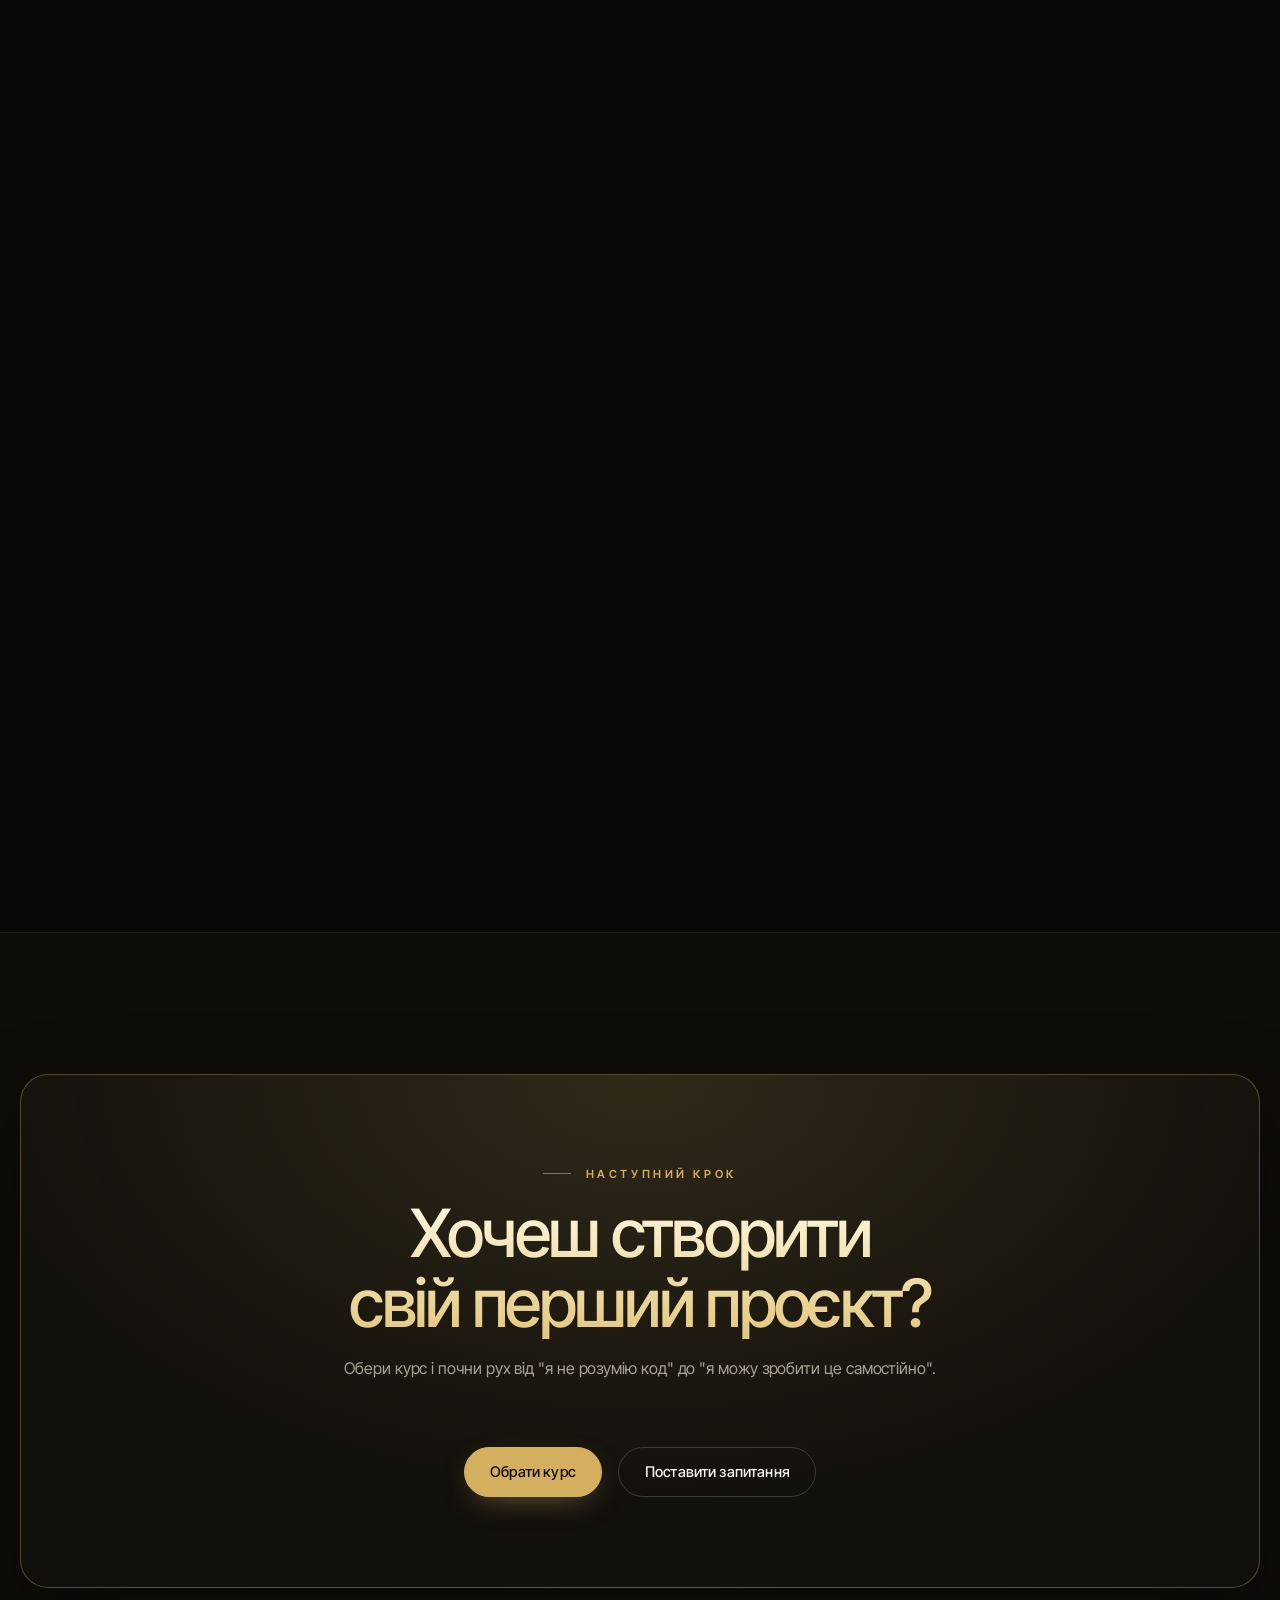
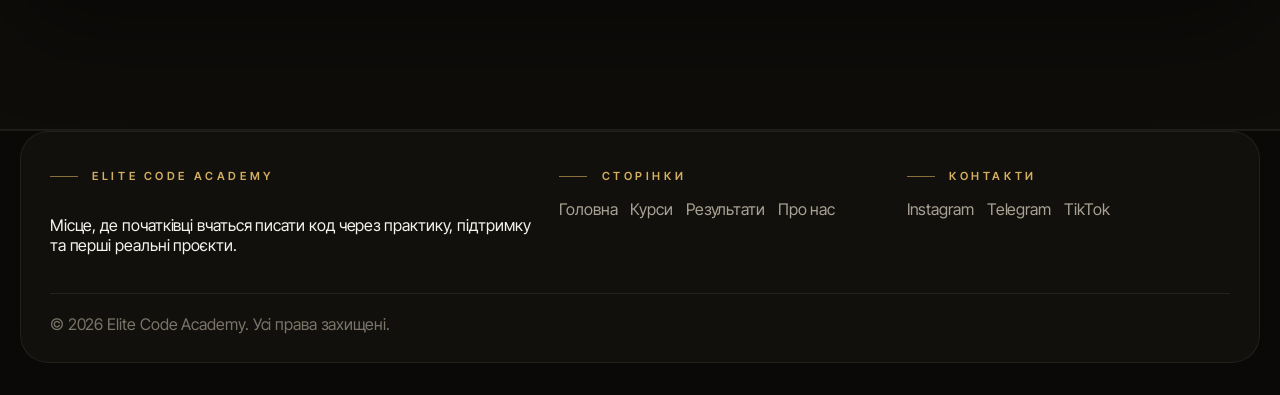
<file: students.html>
<!DOCTYPE html>
<html lang="uk">
<head>
    <meta charset="UTF-8">
    <meta name="viewport" content="width=device-width, initial-scale=1">
    <title>Результати студентів | Elite Code Academy</title>
    <meta name="description" content="Результати студентів Elite Code Academy: перші ігри, перші сайти та відгуки тих, хто починав з нуля.">
    <meta property="og:title" content="Результати студентів | Elite Code Academy">
    <meta property="og:description" content="Подивіться на перші проєкти студентів Elite Code Academy та їх відгуки після навчання.">
    <meta property="og:type" content="website">
    <meta property="og:url" content="https://elitecode.co.ua/students">
    <meta property="og:image" content="https://elitecode.co.ua/logo-mark.png">
    <link rel="canonical" href="https://elitecode.co.ua/students">
    <link rel="preconnect" href="https://fonts.googleapis.com">
    <link rel="preconnect" href="https://fonts.gstatic.com" crossorigin>
    <link href="https://fonts.googleapis.com/css2?family=IBM+Plex+Mono:wght@400;500&family=Manrope:wght@400;500;600;700;800&display=swap" rel="stylesheet">
    <link rel="icon" href="logo-mark.png" type="image/png">
    <link rel="stylesheet" href="styles.css">
    <link rel="stylesheet" href="premium.css">
    <link rel="stylesheet" href="site-polish.css">
    <link rel="stylesheet" href="mobile-menu.css">
    <script async src="https://www.googletagmanager.com/gtag/js?id=AW-17824431691"></script>
    <script>
        window.dataLayer = window.dataLayer || [];
        function gtag(){dataLayer.push(arguments);}
        gtag('js', new Date());
        gtag('config', 'AW-17824431691');
    </script>
</head>
<body data-page="students">
    <div class="site-shell">
        <div id="site-nav"></div>
        <main>
            <section class="section inner-hero">
                <div class="container narrow reveal">
                    <p class="eyebrow" data-i18n="students.hero.eyebrow">Students</p>
                    <h1 class="display-title display-title-small" data-i18n="students.hero.title">Вони теж починали з нуля. Тепер вони створюють.</h1>
                    <p class="hero-text" data-i18n="students.hero.text">Ця сторінка зібрана лише з підтверджених результатів, які вже були в існуючих матеріалах Elite Code Academy.</p>
                </div>
            </section>

            <section class="statement statement--short" aria-label="Це не макети. <em>Це роботи студентів.</em>">
                <div class="st-sticky"><p class="st-text" data-st>Це не макети. <em>Це роботи студентів.</em></p></div>
            </section>

            <section class="section">
                <div class="container">
                    <div class="student-grid student-grid-full" id="students-page-grid"></div>
                </div>
            </section>

            <section class="section">
                <div class="container">
                    <div class="section-heading reveal">
                        <p class="eyebrow" data-i18n="students.testimonials.eyebrow">Voices</p>
                        <h2 data-i18n="students.testimonials.title">За кожним першим проєктом стоїть зрозумілий фідбек і практика.</h2>
                        <p data-i18n="students.testimonials.text">Не сухі коментарі заради коментарів, а нормальний людський розбір: що вже виходить, де ти застряг(ла) і як зробити краще.</p>
                    </div>
                    <div class="quote-grid" id="feedback-notes"></div>
                    <div class="quote-grid" id="student-quotes"></div>
                </div>
            </section>

            <section class="statement statement--short" aria-label="Наступний проєкт <em>може бути твоїм.</em>">
                <div class="st-sticky"><p class="st-text" data-st>Наступний проєкт <em>може бути твоїм.</em></p></div>
            </section>

            <section class="section">
                <div class="container">
                    <div class="cta-band reveal">
                        <div>
                            <p class="eyebrow" data-i18n="students.cta.eyebrow">Next step</p>
                            <h2 data-i18n="students.cta.title">Хочеш створити свій перший проєкт?</h2>
                            <p data-i18n="students.cta.text">Обери курс і почни рух від "я не розумію код" до "я можу зробити це самостійно".</p>
                        </div>
                        <div class="cta-band-actions">
                            <a class="btn btn-primary" href="courses.html#courses" data-i18n="actions.chooseCourse">Обрати курс</a>
                            <button class="btn btn-secondary js-open-application" type="button" data-i18n="actions.askQuestion">Поставити запитання</button>
                        </div>
                    </div>
                </div>
            </section>
        </main>
        <div id="site-footer"></div>
        <div id="application-modal-root"></div>
    </div>
    <script src="app.js"></script>
    <script src="mobile-menu.js"></script>
</body>
</html>
</file>
<file: styles.css>
:root {
    --bg: #0f0d0a;
    --bg-soft: #13110d;
    --bg-deep: #0b0a08;
    --surface: #17140f;
    --surface-raised: #1e1a14;
    --panel: #17140f;
    --panel-strong: #1e1a14;
    --border: rgba(255, 255, 255, 0.06);
    --border-strong: rgba(255, 255, 255, 0.14);
    --text: #f5f3ee;
    --muted: #a8a294;
    --soft: #807a6e;
    --accent: #d4af5f;
    --accent-cold: #e3c77e;
    --accent-soft: rgba(212, 175, 95, 0.14);
    --shadow: 0 20px 48px rgba(0, 0, 0, 0.2);
    --shadow-soft: 0 10px 28px rgba(0, 0, 0, 0.12);
    --radius: 20px;
    --radius-sm: 12px;
    --space-section: clamp(6rem, 8vw, 8rem);
    --space-gap: clamp(1rem, 2vw, 1.5rem);
    --container: 1200px;
    --nav-height: 84px;
    --font-main: "Manrope", sans-serif;
    --font-mono: "IBM Plex Mono", monospace;
    --transition: 260ms ease;
}

* {
    box-sizing: border-box;
}

html {
    scroll-behavior: smooth;
}

body {
    margin: 0;
    min-height: 100vh;
    font-family: var(--font-main);
    color: var(--text);
    background: var(--bg);
    overflow-x: hidden;
}

body::before {
    content: "";
    position: fixed;
    inset: 0;
    pointer-events: none;
    background-image:
        linear-gradient(rgba(255, 255, 255, 0.02) 1px, transparent 1px),
        linear-gradient(90deg, rgba(255, 255, 255, 0.02) 1px, transparent 1px);
    background-size: 120px 120px;
    mask-image: radial-gradient(circle at center, black 35%, transparent 85%);
    opacity: 0.16;
}

img {
    max-width: 100%;
    display: block;
}

a {
    color: inherit;
    text-decoration: none;
}

button,
input,
select {
    font: inherit;
}

button {
    cursor: pointer;
}

.site-shell {
    position: relative;
}

.container {
    width: min(calc(100% - 2rem), var(--container));
    margin: 0 auto;
}

.narrow {
    max-width: 820px;
}

.section {
    padding: var(--space-section) 0;
    position: relative;
}

main > .section:nth-of-type(even) {
    background: var(--bg-soft);
    border-block: 1px solid var(--border);
}

.section-heading {
    text-align: center;
    max-width: 760px;
    margin: 0 auto clamp(2rem, 4vw, 3.2rem);
}

.section-heading-left {
    text-align: left;
    margin-left: 0;
}

.section-heading h2,
.course-intro h2,
.cta-band h2,
.glass-card h2,
.founder-copy h2 {
    font-size: clamp(2rem, 4vw, 3.6rem);
    line-height: 1.12;
    letter-spacing: -0.045em;
    margin: 0;
}

.section-heading p,
.detail-card p,
.founder-copy p,
.cta-band p,
.hero-text,
.lead {
    color: var(--muted);
    max-width: 66ch;
    line-height: 1.65;
}

.eyebrow {
    margin: 0 0 1rem;
    font-family: var(--font-mono);
    font-size: 0.76rem;
    letter-spacing: 0.2em;
    text-transform: uppercase;
    color: var(--accent);
    font-weight: 500;
}

.display-title {
    font-size: clamp(3.35rem, 8vw, 5.6rem);
    line-height: 0.99;
    letter-spacing: -0.055em;
    margin: 0 0 1.25rem;
    max-width: 11ch;
}

.display-title-small {
    max-width: 14ch;
}

.hero-text {
    max-width: 600px;
    font-size: clamp(1rem, 2vw, 1.14rem);
    color: #bdb7a8;
    line-height: 1.6;
}

.lead {
    font-size: 1.06rem;
}

.hero-section {
    isolation: isolate;
    min-height: min(760px, 100svh);
    display: grid;
    align-items: center;
    padding-top: calc(var(--nav-height) + 1.5rem);
    overflow: hidden;
}

.hero-section::before,
.hero-section::after {
    content: "";
    position: absolute;
    z-index: -1;
    pointer-events: none;
}

.hero-section::before {
    inset: 10% -12% -20%;
    background: repeating-linear-gradient(90deg, transparent 0 12vw, rgba(227, 199, 126, 0.045) 12.05vw 12.1vw, transparent 12.15vw 16vw);
    mask-image: radial-gradient(ellipse at center, black 26%, transparent 74%);
    opacity: 0.78;
}

.hero-section::after {
    width: min(88vw, 1050px);
    aspect-ratio: 1;
    left: 50%;
    top: 48%;
    border: 1px solid rgba(227, 199, 126, 0.09);
    border-radius: 50%;
    transform: translate(-50%, -50%);
    box-shadow: 0 0 0 9vw rgba(212, 175, 95, 0.015), 0 0 0 18vw rgba(212, 175, 95, 0.01);
}

.hero-layout,
.founder-preview,
.course-intro,
.editorial-grid,
.mission-grid {
    display: grid;
    gap: clamp(1.5rem, 3vw, 3rem);
}

.hero-layout {
    grid-template-columns: minmax(0, 1fr) minmax(340px, 0.8fr);
    align-items: center;
    text-align: left;
    position: relative;
    z-index: 1;
}

.hero-copy {
    width: min(100%, 680px);
    display: grid;
    justify-items: start;
}

.hero-copy .display-title {
    max-width: 16ch;
    text-wrap: balance;
    font-size: clamp(2.6rem, 4.7vw, 4.4rem);
}


.hero-atmosphere {
    position: absolute;
    inset: 0;
    z-index: -1;
    pointer-events: none;
    overflow: hidden;
}

.hero-orbit {
    position: absolute;
    left: 50%;
    top: 50%;
    border: 1px solid rgba(212, 175, 95, 0.1);
    border-radius: 50%;
    transform: translate(-50%, -50%);
}

.hero-orbit-one {
    width: min(118vw, 1480px);
    aspect-ratio: 1;
}

.hero-orbit-two {
    width: min(76vw, 940px);
    aspect-ratio: 1;
    border-style: dashed;
    border-color: rgba(227, 199, 126, 0.12);
}

.hero-code {
    position: absolute;
    font-family: var(--font-mono);
    font-size: clamp(0.65rem, 1.2vw, 0.82rem);
    letter-spacing: 0.16em;
    color: rgba(227, 199, 126, 0.58);
    text-transform: uppercase;
}

.hero-code-one { top: 24%; left: 11%; }
.hero-code-two { right: 12%; top: 34%; }
.hero-code-three { bottom: 18%; left: 18%; }

.hero-actions,
.cta-band-actions {
    display: flex;
    flex-wrap: wrap;
    gap: 0.9rem;
    margin-top: 40px;
}

.btn {
    display: inline-flex;
    align-items: center;
    justify-content: center;
    gap: 0.6rem;
    min-height: 48px;
    padding: 0.8rem 1.15rem;
    border-radius: var(--radius-sm);
    border: 1px solid transparent;
    transition: transform 220ms ease-out, border-color 220ms ease-out, background-color 220ms ease-out, box-shadow 220ms ease-out;
}

.btn:focus-visible,
.nav-link:focus-visible,
.lang-btn:focus-visible,
.footer-link:focus-visible,
.faq-item summary:focus-visible,
.field:focus-visible {
    outline: 2px solid rgba(240, 211, 138, 0.92);
    outline-offset: 3px;
}

.btn:hover {
    transform: translateY(-1px);
}

.btn-primary {
    color: #171209;
    background: var(--accent);
    box-shadow: none;
}

.btn-primary:hover {
    background: var(--accent-cold);
    box-shadow: 0 10px 22px rgba(212, 175, 95, 0.16);
}

.btn-secondary {
    border-color: var(--border-strong);
    background: transparent;
    color: var(--text);
}

.btn-secondary:hover {
    border-color: rgba(227, 199, 126, 0.42);
    background: rgba(255, 255, 255, 0.035);
}

.trust-chips {
    display: flex;
    flex-wrap: wrap;
    gap: 0.75rem;
    margin-top: 48px;
}

.chip {
    border-radius: 999px;
    padding: 0.72rem 1rem;
    border: 1px solid rgba(255, 255, 255, 0.14);
    background: transparent;
    color: #cfc9bb;
    font-size: 0.92rem;
    transition: border-color 200ms ease-out, color 200ms ease-out, background-color 200ms ease-out;
}

.chip:hover { color: var(--text); border-color: rgba(212, 175, 95, 0.4); background: rgba(212, 175, 95, 0.04); }

.hero-stats {
    width: min(100%, 760px);
    display: grid;
    grid-template-columns: repeat(4, minmax(0, 1fr));
    margin-top: 72px;
    border-top: 1px solid var(--border);
}

.hero-stat {
    display: grid;
    gap: 0.45rem;
    min-width: 0;
    padding: 1.25rem 1rem 0.1rem;
}

.hero-stat + .hero-stat { border-left: 1px solid rgba(255, 255, 255, 0.08); }
.hero-stat strong { color: var(--accent); font-family: var(--font-mono); font-size: clamp(1.35rem, 2.4vw, 1.75rem); font-weight: 700; letter-spacing: -0.05em; line-height: 1; }
.hero-stat span { color: var(--muted); font-size: 0.78rem; line-height: 1.35; }

.hero-terminal {
    width: 100%;
    overflow: hidden;
    border: 1px solid var(--border-strong);
    border-radius: var(--radius);
    background: var(--bg-deep);
}

.hero-terminal__bar {
    display: flex;
    align-items: center;
    gap: 0.8rem;
    min-height: 46px;
    padding: 0 1rem;
    border-bottom: 1px solid var(--border);
    color: var(--muted);
    font: 0.72rem/1 var(--font-mono);
    letter-spacing: 0.08em;
}

.hero-terminal__dots { display: inline-flex; gap: 0.38rem; }
.hero-terminal__dots i { width: 8px; height: 8px; border-radius: 50%; background: var(--soft); }
.hero-terminal__dots i:first-child { background: var(--accent); }
.hero-terminal__body { min-height: 260px; margin: 0; padding: clamp(1.5rem, 3vw, 2.4rem); color: var(--text); font: 500 clamp(1rem, 2vw, 1.35rem)/1.85 var(--font-mono); white-space: pre-wrap; }
.hero-terminal__keyword { color: var(--accent-cold); }
.hero-terminal__cursor { display: inline-block; width: 0.62ch; height: 1.1em; margin-left: 0.14rem; vertical-align: -0.14em; background: var(--accent); }

.glass-stage,
.glass-card,
.course-summary-card,
.detail-card,
.proof-card,
.feature-card,
.course-preview-card,
.journey-card,
.student-card,
.testimonial-card,
.quote-card,
.value-card,
.pricing-card,
.faq-item,
.footer-shell,
.cta-band,
.site-nav-shell,
.application-modal__panel {
    background: var(--surface);
    border: 1px solid var(--border);
    box-shadow: none;
}

.glass-stage {
    position: relative;
    min-height: 540px;
    border-radius: 34px;
    padding: 1.3rem;
    overflow: hidden;
}

.proof-card,
.feature-card,
.course-preview-card,
.journey-card,
.student-card,
.testimonial-card,
.quote-card,
.value-card,
.pricing-card {
    transition: transform 220ms ease-out, background-color 220ms ease-out, border-color 220ms ease-out;
}

.proof-card:hover,
.feature-card:hover,
.course-preview-card:hover,
.journey-card:hover,
.student-card:hover,
.testimonial-card:hover,
.quote-card:hover,
.value-card:hover,
.pricing-card:hover {
    transform: translateY(-2px);
    background: var(--surface-raised);
    border-color: rgba(227, 199, 126, 0.2);
}

.glass-reflection {
    position: absolute;
    inset: 0;
    background: linear-gradient(135deg, rgba(255, 255, 255, 0.11), transparent 32%, transparent 64%, rgba(240, 211, 138, 0.08));
    pointer-events: none;
}

.stage-panel {
    position: absolute;
    border-radius: 24px;
    border: 1px solid rgba(255, 255, 255, 0.14);
    background: linear-gradient(180deg, rgba(28, 22, 14, 0.88), rgba(14, 11, 8, 0.8));
    box-shadow: 0 18px 42px rgba(0, 0, 0, 0.22);
}

.stage-panel-code {
    inset: 1.3rem 1.3rem auto 1.3rem;
    padding: 1.15rem;
}

.stage-topline,
.metric-row,
.summary-item,
.student-meta,
.footer-row,
.nav-row {
    display: flex;
    justify-content: space-between;
    gap: 1rem;
}

.stage-topline,
.metric-label,
.metric-note,
.student-meta,
.pricing-label {
    font-family: var(--font-mono);
    font-size: 0.75rem;
    letter-spacing: 0.08em;
    text-transform: uppercase;
    color: var(--soft);
}

.code-block {
    margin: 1rem 0 0;
    overflow: auto;
    color: #eef0ff;
    font-family: var(--font-mono);
    font-size: 0.95rem;
    line-height: 1.8;
}

.stage-panel-metrics {
    left: 1.3rem;
    right: 44%;
    bottom: 1.3rem;
    padding: 1.15rem;
}

.metric-row {
    margin-top: 0.8rem;
    padding-top: 0.8rem;
    border-top: 1px solid rgba(255, 255, 255, 0.08);
    font-size: 1rem;
}

.stage-panel-founder {
    right: 1.6rem;
    bottom: 1.6rem;
    width: min(214px, 38%);
    padding: 0.95rem;
    border-radius: 28px;
}

.stage-panel-founder img {
    border-radius: 22px;
    aspect-ratio: 1 / 1.12;
    object-fit: cover;
    margin-bottom: 0.8rem;
    transform: scale(0.94);
    transform-origin: center;
}

.founder-mini {
    margin: 0 0 0.35rem;
    color: var(--soft);
    text-transform: uppercase;
    font-size: 0.74rem;
    letter-spacing: 0.12em;
}

.site-nav {
    position: fixed;
    top: 0.75rem;
    left: 0;
    right: 0;
    z-index: 50;
}

.site-nav-shell {
    width: min(calc(100% - 1rem), 1260px);
    margin: 0 auto;
    border-radius: 16px;
    padding: 0.55rem 0.7rem 0.55rem 1rem;
    background: rgba(23, 20, 15, 0.82);
    border-color: var(--border);
    box-shadow: 0 8px 22px rgba(0, 0, 0, 0.14);
    backdrop-filter: blur(14px);
    -webkit-backdrop-filter: blur(14px);
}

.nav-row {
    align-items: center;
}

.brand {
    display: inline-flex;
    align-items: center;
    gap: 0.9rem;
    min-width: 0;
}

.brand img {
    width: 42px;
    height: 42px;
    object-fit: contain;
}

.brand-copy {
    min-width: 0;
}

.brand-copy strong,
.brand-copy span {
    display: block;
}

.brand-copy strong {
    font-size: 0.95rem;
    letter-spacing: 0.12em;
}

.brand-copy span {
    color: var(--soft);
    font-size: 0.74rem;
    letter-spacing: 0.28em;
    text-transform: uppercase;
}

.nav-links {
    display: flex;
    align-items: center;
    gap: 0.25rem;
}

.nav-link {
    position: relative;
    padding: 0.6rem 0.78rem;
    color: var(--muted);
    border-radius: var(--radius-sm);
    transition: color 220ms ease-out;
}

.nav-link:hover,
.nav-link.is-active {
    color: var(--text);
}

.nav-link.is-active::after {
    content: "";
    position: absolute;
    right: 0.78rem;
    bottom: 0.28rem;
    left: 0.78rem;
    height: 1px;
    background: var(--accent);
}

.nav-actions {
    display: flex;
    align-items: center;
    gap: 0.8rem;
}

.nav-actions .btn { min-height: 44px; padding: 0.7rem 1rem; white-space: nowrap; color: #171209; background: var(--accent); border-color: var(--accent); }
.nav-actions .btn:hover { color: #171209; background: var(--accent-cold); border-color: var(--accent-cold); }

.lang-switch {
    display: inline-flex;
    border-radius: 999px;
    border: 1px solid var(--border);
    background: rgba(255, 255, 255, 0.03);
    padding: 0.2rem;
}

.lang-btn {
    min-width: 48px;
    padding: 0.45rem 0.7rem;
    border: 0;
    border-radius: 999px;
    background: transparent;
    color: var(--muted);
}

.lang-btn.is-active {
    color: var(--text);
    background: rgba(255, 255, 255, 0.08);
}

.nav-toggle {
    display: none;
    width: 48px;
    height: 48px;
    border-radius: 50%;
    border: 1px solid var(--border);
    background: rgba(255, 255, 255, 0.03);
    color: var(--text);
}

.proof-grid,
.course-preview-grid,
.journey-grid,
.student-grid,
.quote-grid,
.value-grid,
.pricing-grid,
.detail-grid {
    display: grid;
    gap: var(--space-gap);
}

.proof-grid {
    grid-template-columns: repeat(3, minmax(0, 1fr));
}

.editorial-grid {
    grid-template-columns: minmax(0, 0.92fr) minmax(0, 1.08fr);
    align-items: start;
}

.feature-stack {
    display: grid;
    grid-template-columns: repeat(2, minmax(0, 1fr));
    gap: 1rem;
}

.proof-card,
.feature-card,
.course-preview-card,
.journey-card,
.student-card,
.testimonial-card,
.quote-card,
.value-card,
.pricing-card,
.detail-card,
.faq-item,
.glass-card,
.course-summary-card {
    border-radius: var(--radius);
    padding: clamp(1.25rem, 3vw, 1.8rem);
    position: relative;
    overflow: hidden;
}

.proof-card::after,
.feature-card::after,
.course-preview-card::after,
.student-card::after,
.pricing-card::after {
    display: none;
}

.proof-card strong,
.feature-card strong,
.course-preview-card strong,
.student-card strong,
.value-card strong,
.pricing-card strong,
.summary-item strong {
    display: block;
    font-size: 1.1rem;
    margin-bottom: 0.55rem;
}

.proof-card p,
.feature-card p,
.course-preview-card p,
.student-card p,
.value-card p,
.testimonial-card p,
.quote-card p,
.pricing-card p,
.pricing-card li,
.faq-item p,
.course-summary-card span,
.course-summary-card strong {
    color: var(--muted);
}

.feature-card .feature-index {
    display: inline-flex;
    margin-bottom: 1.1rem;
    color: var(--accent);
    font-size: 1.4rem;
    font-weight: 700;
    font-family: var(--font-mono);
}

.course-preview-grid,
.pricing-grid,
.detail-grid {
    grid-template-columns: repeat(2, minmax(0, 1fr));
}

.course-preview-card {
    min-height: 340px;
    display: flex;
    flex-direction: column;
    justify-content: space-between;
}

.course-preview-meta {
    display: flex;
    flex-wrap: wrap;
    gap: 0.65rem;
    margin: 1rem 0 1.3rem;
}

.meta-pill {
    padding: 0.55rem 0.8rem;
    border-radius: 999px;
    border: 1px solid var(--border);
    color: var(--muted);
    font-size: 0.86rem;
}

.journey-grid {
    grid-template-columns: repeat(5, minmax(0, 1fr));
    position: relative;
    padding-top: 1.3rem;
}

.journey-grid--path::before,
.journey-grid--path::after { content: ""; position: absolute; top: 2.25rem; left: 10%; width: 80%; height: 1px; pointer-events: none; }
.journey-grid--path::before { background: var(--border-strong); }
.journey-grid--path::after { width: calc(80% * var(--journey-progress, 0) / 100); background: var(--accent); transition: width 400ms ease-out; }

.journey-card {
    min-height: 220px;
    opacity: 0.58;
    transition: opacity 240ms ease-out, transform 240ms ease-out, border-color 240ms ease-out;
}

.journey-card.is-reached { opacity: 1; border-color: rgba(212, 175, 95, 0.28); }

.journey-step {
    color: var(--muted);
    font-family: var(--font-mono);
    font-size: 0.78rem;
    letter-spacing: 0.12em;
    text-transform: uppercase;
}

.journey-card.is-reached .journey-step { color: var(--accent); }

.student-grid {
    grid-template-columns: repeat(2, minmax(0, 1fr));
}

.student-grid-full {
    grid-template-columns: repeat(2, minmax(0, 1fr));
}

.student-card {
    min-height: 100%;
    display: flex;
    flex-direction: column;
    gap: 1rem;
}

.student-visual {
    aspect-ratio: 16 / 9;
    min-height: 0;
    border-radius: var(--radius-sm);
    border: 1px solid var(--border);
    background: var(--bg-deep);
    display: flex;
    align-items: flex-end;
    padding: 1rem;
    overflow: hidden;
    position: relative;
}

.student-visual-button {
    width: 100%;
    text-align: left;
    cursor: pointer;
}

.student-visual::after {
    content: "";
    position: absolute;
    inset: 0;
    background: linear-gradient(180deg, rgba(10, 8, 6, 0.08) 0%, rgba(10, 8, 6, 0.12) 52%, rgba(10, 8, 6, 0.52) 100%);
    pointer-events: none;
}

.student-video {
    position: absolute;
    inset: 0;
    width: 100%;
    height: 100%;
    object-fit: cover;
    object-position: center;
}

.student-visual span {
    font-family: var(--font-mono);
    color: rgba(255, 255, 255, 0.9);
    position: relative;
    z-index: 1;
}

.student-visual-button::before {
    content: "Відкрити";
    position: absolute;
    top: 1rem;
    right: 1rem;
    z-index: 1;
    padding: 0.45rem 0.72rem;
    border-radius: 999px;
    border: 1px solid rgba(255, 255, 255, 0.12);
    background: rgba(15, 13, 10, 0.88);
    color: rgba(247, 248, 250, 0.92);
    font-family: var(--font-mono);
    font-size: 0.72rem;
    letter-spacing: 0.08em;
    text-transform: uppercase;
    border-color: var(--border-strong);
}

.student-visual-button:hover .student-video {
    transform: scale(1.02);
}

.student-video { transition: transform 300ms ease-out, opacity 220ms ease-out; }

.student-meta {
    color: var(--soft);
    justify-content: flex-start;
    flex-wrap: wrap;
    gap: 0.45rem 0.8rem;
    font-size: 0.68rem;
}

.student-quote {
    margin-top: auto;
    padding-top: 1rem;
    border-top: 1px solid rgba(255, 255, 255, 0.08);
    color: var(--text);
}

.testimonial-shell,
.faq-shell {
    display: grid;
    gap: 1.6rem;
}

.testimonial-track,
.quote-grid {
    display: grid;
    grid-template-columns: repeat(3, minmax(0, 1fr));
    gap: 1.5rem;
}

.quote-grid + .quote-grid {
    margin-top: 1.5rem;
}

.testimonial-card,
.quote-card {
    min-height: 100%;
}

.testimonial-card::before { content: "“"; display: block; margin-bottom: 0.25rem; color: var(--accent); font: 700 3.4rem/0.8 Georgia, serif; }

.testimonial-card footer,
.quote-card footer {
    margin-top: 1rem;
    color: var(--accent-cold);
}

.founder-preview {
    grid-template-columns: minmax(280px, 0.92fr) minmax(0, 1.08fr);
    align-items: center;
}

.founder-preview-large {
    align-items: stretch;
}

.founder-photo-frame {
    padding: 1rem;
    border-radius: 36px;
    border: 1px solid var(--border);
    background: var(--surface);
    box-shadow: none;
}

.founder-photo-frame img {
    width: 100%;
    border-radius: 28px;
    aspect-ratio: 4 / 4.8;
    object-fit: cover;
}

.founder-photo-frame-large img {
    aspect-ratio: 4 / 5;
}

.founder-story-block {
    margin-top: 2rem;
    padding: 1.5rem;
    border-radius: 28px;
    border: 1px solid var(--border);
    background: var(--surface);
    box-shadow: none;
}

.founder-story-text {
    margin: 0 0 1rem;
    color: var(--text);
    line-height: 1.8;
}

.founder-story-text:last-of-type {
    margin-bottom: 1.2rem;
}

.founder-story-signature {
    margin: 0;
    color: var(--accent-cold);
    font-family: var(--font-mono);
    font-size: 0.95rem;
    letter-spacing: 0.08em;
}

.cta-band {
    display: flex;
    justify-content: space-between;
    gap: 2rem;
    align-items: center;
    border-radius: var(--radius);
    padding: clamp(1.5rem, 4vw, 2.4rem);
}

.center-cta {
    display: flex;
    justify-content: center;
    margin-top: 2rem;
}

.inner-hero {
    padding-top: calc(var(--nav-height) + 3.4rem);
}

.course-section {
    padding: 2rem 0;
}

.course-section + .course-section {
    margin-top: 2.5rem;
    padding-top: 4rem;
    border-top: 1px solid var(--border);
}

.course-intro {
    grid-template-columns: minmax(0, 1fr) minmax(280px, 360px);
    align-items: start;
    margin-bottom: 2rem;
}

.course-emblem {
    margin-bottom: 1.1rem;
    perspective: 1200px;
}

.course-emblem__coin {
    width: 112px;
    height: 112px;
    border-radius: var(--radius);
    position: relative;
    display: grid;
    place-items: center;
    background: var(--surface-raised);
    border: 1px solid rgba(227, 199, 126, 0.24);
    box-shadow: none;
}

.course-emblem__svg {
    width: 60%;
    height: 60%;
    filter: none;
}

.course-summary-card {
    display: grid;
    gap: 1rem;
    position: sticky;
    top: 7rem;
}

.course-summary-price { display: flex; align-items: baseline; justify-content: space-between; gap: 1rem; }
.course-summary-price span { color: var(--muted); font-size: 0.9rem; }
.course-summary-price strong { color: var(--accent); font: 700 1.5rem/1 var(--font-mono); }

.summary-item {
    align-items: baseline;
    padding-bottom: 0.8rem;
    border-bottom: 1px solid rgba(255, 255, 255, 0.08);
}

.summary-item:last-child {
    padding-bottom: 0;
    border-bottom: 0;
}

.curriculum-shell,
.pricing-shell {
    margin-top: 2rem;
}

.curriculum-list {
    display: grid;
    gap: 1rem;
}

.curriculum-item {
    display: block;
    padding: 1.2rem 1.3rem;
    border-radius: var(--radius-sm);
    border: 1px solid var(--border);
    background: var(--surface);
}

.curriculum-item summary { display: grid; grid-template-columns: 56px minmax(0, 1fr) auto; gap: 1rem; align-items: center; cursor: pointer; list-style: none; }
.curriculum-item summary::-webkit-details-marker { display: none; }
.curriculum-item > p { margin: 1rem 0 0 72px; color: var(--muted); line-height: 1.65; }
.curriculum-count { color: var(--soft); font: 0.72rem/1 var(--font-mono); white-space: nowrap; }

.curriculum-index {
    font-family: var(--font-mono);
    color: var(--accent-cold);
}

.pricing-card.is-recommended {
    border-color: rgba(212, 175, 95, 0.52);
    box-shadow: inset 0 2px 0 var(--accent);
}

.pricing-badge {
    display: inline-flex;
    margin-bottom: 0.8rem;
    padding: 0.35rem 0.72rem;
    border-radius: 999px;
    background: rgba(212, 175, 95, 0.1);
    color: var(--accent-cold);
    font-size: 0.76rem;
    text-transform: uppercase;
    letter-spacing: 0.1em;
    border: 1px solid rgba(212, 175, 95, 0.3);
}

.price-value {
    font-size: 2rem;
    color: var(--text);
    margin: 0.12rem 0 0.9rem;
    display: flex;
    align-items: center;
    gap: 0.55rem;
}

.price-stack {
    margin-top: 0.45rem;
}

.price-regular {
    color: var(--muted);
    font-size: 0.95rem;
    text-decoration: line-through;
    text-decoration-thickness: 1px;
}

.price-discount {
    display: inline-flex;
    align-items: center;
    padding: 0.28rem 0.5rem;
    border: 1px solid rgba(212, 166, 60, 0.35);
    border-radius: 999px;
    color: var(--accent-cold);
    background: rgba(212, 166, 60, 0.1);
    font-family: var(--font-mono);
    font-size: 0.72rem;
    font-weight: 700;
    letter-spacing: 0.04em;
}

.pricing-card ul {
    padding-left: 1.1rem;
    margin: 1rem 0 1.5rem;
    line-height: 1.8;
}

.faq-list {
    display: grid;
    gap: 1rem;
}

.faq-item summary {
    list-style: none;
    font-weight: 700;
    cursor: pointer;
    min-height: 28px;
    padding-right: 2rem;
    position: relative;
}

.faq-item summary::-webkit-details-marker {
    display: none;
}

.faq-item summary::after { content: "+"; position: absolute; right: 0; top: -0.15rem; color: var(--accent); font: 500 1.3rem/1 var(--font-mono); }
.faq-item[open] summary::after { content: "−"; }

.faq-item p {
    margin: 1rem 0 0;
}

.mission-grid {
    grid-template-columns: repeat(2, minmax(0, 1fr));
}

.value-grid {
    grid-template-columns: repeat(4, minmax(0, 1fr));
}

.footer {
    padding: 0 0 2rem;
}

.footer-shell {
    width: min(calc(100% - 2rem), var(--container));
    margin: 0 auto;
    border-radius: var(--radius);
    padding: 1.8rem;
}

.footer-grid {
    display: grid;
    grid-template-columns: 1.2fr 0.8fr 0.8fr;
    gap: 1.5rem;
}

.footer-links,
.footer-socials {
    display: flex;
    flex-wrap: wrap;
    gap: 0.8rem;
}

.footer-link {
    color: var(--muted);
}

.footer-bottom {
    margin-top: 1.4rem;
    padding-top: 1.2rem;
    border-top: 1px solid rgba(255, 255, 255, 0.08);
    color: var(--soft);
}

.application-modal {
    position: fixed;
    inset: 0;
    display: none;
    align-items: center;
    justify-content: center;
    padding: 1rem;
    background: rgba(2, 4, 8, 0.76);
    z-index: 80;
}

.application-modal.is-open {
    display: flex;
}

.application-modal__panel {
    width: min(100%, 560px);
    border-radius: 32px;
    padding: 1.5rem;
}

.application-modal__head {
    display: flex;
    justify-content: space-between;
    gap: 1rem;
    align-items: start;
    margin-bottom: 1.2rem;
}

.application-modal__close {
    width: 44px;
    height: 44px;
    border-radius: 50%;
    border: 1px solid var(--border);
    background: rgba(255, 255, 255, 0.03);
    color: var(--text);
}

.application-form {
    display: grid;
    gap: 0.95rem;
}

.field-group {
    display: grid;
    gap: 0.45rem;
}

.field-label {
    color: var(--text);
    font-weight: 500;
    font-size: 0.94rem;
}

.field {
    width: 100%;
    min-height: 48px;
    border-radius: var(--radius-sm);
    border: 1px solid var(--border-strong);
    background: var(--bg);
    color: var(--text);
    padding: 0.95rem 1rem;
}

.field:focus { border-color: var(--accent); box-shadow: 0 0 0 3px rgba(212, 175, 95, 0.14); outline: none; }

.application-success {
    display: none;
    border-radius: 24px;
    padding: 1rem;
    background: rgba(212, 175, 95, 0.1);
    border: 1px solid rgba(212, 175, 95, 0.28);
}

.application-success.is-visible {
    display: block;
}

.video-modal {
    position: fixed;
    inset: 0;
    display: none;
    align-items: center;
    justify-content: center;
    padding: 1rem;
    background: rgba(3, 2, 1, 0.8);
    z-index: 90;
}

.video-modal.is-open {
    display: flex;
}

.video-modal__panel {
    width: min(100%, 1080px);
    border-radius: 32px;
    padding: 1rem;
    background: var(--surface-raised);
    border: 1px solid var(--border);
    box-shadow: none;
}

.video-modal__head {
    display: flex;
    justify-content: space-between;
    align-items: center;
    gap: 1rem;
    margin-bottom: 1rem;
}

.video-modal__player {
    width: 100%;
    max-height: min(76vh, 760px);
    display: block;
    border-radius: 24px;
    background: #000;
}

.reveal {
    opacity: 0;
    transform: translateY(24px);
    transition: opacity 600ms ease, transform 600ms ease;
}

.reveal.is-visible {
    opacity: 1;
    transform: translateY(0);
}

@media (prefers-reduced-motion: no-preference) {
    .hero-copy.reveal.is-visible > .eyebrow,
    .hero-copy.reveal.is-visible > .display-title,
    .hero-copy.reveal.is-visible > .hero-text,
    .hero-copy.reveal.is-visible > .hero-actions,
    .hero-copy.reveal.is-visible > .trust-chips,
    .hero-copy.reveal.is-visible > .hero-stats {
        animation: hero-content-in 420ms ease-out both;
    }

    .hero-copy.reveal.is-visible > .display-title { animation-delay: 70ms; }
    .hero-copy.reveal.is-visible > .hero-text { animation-delay: 140ms; }
    .hero-copy.reveal.is-visible > .hero-actions { animation-delay: 210ms; }
    .hero-copy.reveal.is-visible > .trust-chips { animation-delay: 280ms; }
    .hero-copy.reveal.is-visible > .hero-stats { animation-delay: 350ms; }
    .hero-terminal__cursor { animation: terminal-cursor 600ms ease-out infinite; }
}

@keyframes hero-content-in {
    from { opacity: 0; transform: translateY(12px); }
    to { opacity: 1; transform: translateY(0); }
}

@keyframes terminal-cursor { 50% { opacity: 0; } }

/* Learning area: isolated frontend foundation for future course data and progress states. */
.learning-hero,
.lesson-section {
    padding-top: calc(var(--nav-height) + 4.4rem);
    min-height: 78vh;
}

.learning-heading h1,
.learning-course-head h1,
.lesson-article h1 {
    margin: 0;
    font-size: clamp(3rem, 6vw, 5.2rem);
    letter-spacing: -0.06em;
    line-height: 0.98;
}

.learning-heading p {
    max-width: 59ch;
    color: var(--muted);
    line-height: 1.7;
}

.learning-course-card,
.learning-outline,
.learning-course-cta,
.lesson-sidebar,
.lesson-article {
    border: 1px solid var(--border);
    background: var(--surface);
    box-shadow: none;
}

.learning-course-card {
    display: grid;
    grid-template-columns: minmax(280px, 0.85fr) minmax(0, 1.15fr);
    overflow: hidden;
    border-radius: 32px;
}

.learning-course-cover {
    position: relative;
    min-height: 360px;
    padding: clamp(1.4rem, 4vw, 2.4rem);
    overflow: hidden;
    display: flex;
    align-items: flex-end;
    justify-content: space-between;
    background: var(--surface-raised);
}

.learning-course-cover::before {
    content: "";
    position: absolute;
    width: 280px;
    height: 280px;
    right: -100px;
    bottom: -106px;
    border: 1px solid rgba(240, 211, 138, 0.32);
    border-radius: 50%;
    box-shadow: 0 0 0 32px rgba(240, 211, 138, 0.04), 0 0 0 64px rgba(240, 211, 138, 0.03);
}

.learning-course-cover > * { position: relative; }

.learning-course-cover > span {
    align-self: flex-start;
    color: var(--accent-cold);
    font-family: var(--font-mono);
    font-size: 0.8rem;
    letter-spacing: 0.12em;
}

.learning-course-cover p {
    margin: 0 0 0.55rem;
    color: rgba(247, 248, 250, 0.64);
    font-family: var(--font-mono);
    font-size: 0.72rem;
    letter-spacing: 0.12em;
    text-transform: uppercase;
}

.learning-course-cover strong {
    display: block;
    font-family: var(--font-mono);
    font-size: clamp(2.15rem, 5vw, 4rem);
    line-height: 0.9;
    letter-spacing: -0.08em;
}

.learning-course-content { padding: clamp(1.5rem, 4vw, 3rem); }
.learning-course-content h2 { margin: 0; font-size: clamp(2rem, 4vw, 3rem); letter-spacing: -0.05em; }
.learning-course-content > p:not(.eyebrow) { color: var(--muted); line-height: 1.7; max-width: 52ch; }

.learning-meta { display: flex; flex-wrap: wrap; gap: 0.6rem; margin: 1.7rem 0; }
.learning-meta span, .learning-stats span { padding: 0.5rem 0.7rem; border-radius: 999px; border: 1px solid var(--border); color: var(--soft); font-family: var(--font-mono); font-size: 0.72rem; }

.learning-progress { max-width: 500px; margin-bottom: 1.8rem; }
.learning-progress div { display: flex; justify-content: space-between; color: var(--muted); font-size: 0.9rem; }
.learning-progress i { display: block; height: 5px; margin-top: 0.65rem; border-radius: 999px; background: linear-gradient(90deg, var(--accent) 0 2%, rgba(255,255,255,0.1) 2%); }

.learning-back, .lesson-breadcrumb { color: var(--muted); font-family: var(--font-mono); font-size: 0.78rem; letter-spacing: 0.04em; }
.learning-back { display: inline-flex; margin-bottom: 2rem; transition: color var(--transition); }
.learning-back:hover { color: var(--accent-cold); }

.learning-course-head { display: flex; align-items: end; justify-content: space-between; gap: 2rem; margin-bottom: 2.2rem; }
.learning-course-head > div:first-child { max-width: 720px; }
.learning-course-head p:not(.eyebrow) { color: var(--muted); line-height: 1.7; }
.learning-stats { display: grid; justify-items: end; gap: 0.85rem; text-align: right; }
.learning-stats strong { color: var(--accent-cold); font-size: 0.92rem; }

.learning-outline { border-radius: 30px; padding: clamp(1.2rem, 3vw, 2.1rem); }
.learning-outline-head { display: flex; align-items: start; justify-content: space-between; gap: 1.5rem; padding-bottom: 1.5rem; }
.learning-outline-head h2, .learning-course-cta h2 { margin: 0; font-size: clamp(1.6rem, 3vw, 2.35rem); letter-spacing: -0.045em; }
.learning-outline-head p:not(.eyebrow), .learning-course-cta p:not(.eyebrow) { color: var(--muted); line-height: 1.65; max-width: 55ch; }
.learning-outline-head > span { color: var(--soft); font-family: var(--font-mono); font-size: 0.76rem; white-space: nowrap; }

.lesson-list { border-top: 1px solid var(--border); }
.lesson-row { display: grid; grid-template-columns: 44px minmax(0, 1fr) auto; align-items: center; gap: 1rem; min-height: 72px; padding: 0.85rem 0.25rem; border-bottom: 1px solid var(--border); color: var(--text); }
.lesson-row:last-child { border-bottom: 0; }
.lesson-row.is-current { transition: color var(--transition); }
.lesson-row.is-current:hover { color: var(--accent-cold); }
.lesson-row.is-locked { color: var(--soft); cursor: not-allowed; }
.lesson-number, .lesson-row small { font-family: var(--font-mono); font-size: 0.72rem; letter-spacing: 0.06em; }
.lesson-row small { color: var(--soft); text-transform: uppercase; }
.lesson-row.is-current small { color: var(--accent-cold); }

.learning-course-cta { display: flex; align-items: center; justify-content: space-between; gap: 1.5rem; margin-top: 1.5rem; padding: clamp(1.25rem, 3vw, 2rem); border-radius: 28px; }

.lesson-breadcrumb { display: flex; flex-wrap: wrap; gap: 0.65rem; margin-bottom: 2rem; }
.lesson-breadcrumb a { transition: color var(--transition); }
.lesson-breadcrumb a:hover { color: var(--accent-cold); }
.lesson-layout { display: grid; grid-template-columns: 275px minmax(0, 1fr); gap: clamp(1.2rem, 3vw, 3rem); align-items: start; }
.lesson-sidebar { position: sticky; top: 7rem; border-radius: 24px; padding: 1.25rem; }
.lesson-sidebar,
.lesson-article { min-width: 0; }
.lesson-sidebar > strong { display: block; margin-bottom: 1rem; }
.lesson-sidebar-list .lesson-row { grid-template-columns: 26px minmax(0, 1fr); min-height: 52px; font-size: 0.86rem; }
.lesson-sidebar-list .lesson-row small { display: none; }
.lesson-sidebar .learning-back { margin: 1.2rem 0 0; }

.lesson-article { border-radius: 32px; padding: clamp(1.3rem, 4vw, 3.6rem); }
.lesson-article h1 { max-width: 13ch; }
.lesson-article h1.module-zero-title { max-width: 18ch; font-size: clamp(2.4rem, 4.6vw, 4.3rem); }
.lesson-intro { max-width: 65ch; margin: 1.3rem 0 2.4rem; color: var(--muted); font-size: 1.08rem; line-height: 1.7; }
.lesson-video { display: grid; min-height: min(48vw, 500px); margin: 0 0 3.2rem; border: 1px solid rgba(240, 211, 138, 0.18); border-radius: 26px; place-items: center; text-align: center; background: radial-gradient(circle at 50% 42%, rgba(212, 166, 60, 0.18), transparent 19%), linear-gradient(135deg, #2b2114, #0e0b08 68%); }
.lesson-video > div { display: grid; justify-items: center; gap: 0.6rem; padding: 1.4rem; }
.lesson-video p, .lesson-video small { margin: 0; color: var(--soft); font-family: var(--font-mono); font-size: 0.75rem; letter-spacing: 0.08em; }
.lesson-video strong { font-size: clamp(1.25rem, 3vw, 2rem); }
.lesson-video-play { display: grid; width: 64px; height: 64px; place-items: center; border-radius: 50%; padding-left: 0.2rem; color: #171006; background: var(--accent-cold); box-shadow: 0 14px 34px rgba(212, 166, 60, 0.25); }
.lesson-video-stack { margin: 0 0 3.2rem; }
.lesson-image { margin: 1.4rem 0 2rem; overflow: hidden; border: 1px solid var(--line); border-radius: 1.15rem; background: #090806; }
.lesson-image img { display: block; width: 100%; height: auto; }
.lesson-video-stack > .eyebrow { margin-bottom: 0.9rem; }
.lesson-video--media { position: relative; display: block; min-height: 0; margin: 0 0 1.1rem; overflow: hidden; text-align: left; background: #090806; }
.lesson-video--media video { display: block; width: 100%; max-height: min(68vh, 720px); background: #000; }
.lesson-video-start { position: absolute; left: 50%; top: 50%; z-index: 1; transform: translate(-50%, -50%); border: 1px solid rgba(240, 211, 138, 0.66); border-radius: 999px; padding: 0.85rem 1.2rem; color: #171006; background: var(--accent-cold); font: 700 0.8rem/1 var(--font-mono); letter-spacing: 0.04em; cursor: pointer; }
.lesson-video-start[hidden] { display: none; }
.lesson-video--media > span { display: block; padding: 0.6rem 0.85rem; color: var(--soft); font-family: var(--font-mono); font-size: 0.7rem; letter-spacing: 0.08em; }
.lesson-article section { margin-top: 2.8rem; }
.lesson-article section h2 { margin: 0 0 1rem; font-size: clamp(1.45rem, 3vw, 2rem); letter-spacing: -0.04em; }
.lesson-article section > p { max-width: 70ch; color: var(--muted); line-height: 1.8; }
.lesson-article section h3 { margin: 1.7rem 0 0.7rem; font-size: 1.08rem; letter-spacing: -0.02em; }
.lesson-article li { color: var(--muted); line-height: 1.8; }
.lesson-article ol { padding-left: 1.25rem; }
.inline-link { color: var(--accent-cold); text-decoration: underline; text-decoration-color: rgba(240, 211, 138, 0.35); text-underline-offset: 0.22em; }
.lesson-editor-grid { display: grid; gap: 0.8rem; margin-top: 1.3rem; }
.lesson-editor { display: grid; grid-template-columns: 34px minmax(0, 1fr); gap: 0.9rem; padding: 1.1rem; border: 1px solid var(--border); border-radius: 18px; background: rgba(255, 255, 255, 0.025); }
.lesson-editor > span { color: var(--accent-cold); font-family: var(--font-mono); font-size: 0.73rem; padding-top: 0.25rem; }
.lesson-editor h3 { margin: 0 0 0.5rem !important; }
.lesson-editor p { margin: 0.42rem 0; color: var(--muted); line-height: 1.65; }
.lesson-editor p strong { color: var(--text); font-weight: 500; }
.lesson-editor a { display: inline-flex; margin-top: 0.55rem; color: var(--accent-cold); font-size: 0.9rem; }
.lesson-sidebar-module { margin: 1.3rem 0 0.65rem; padding-top: 1.2rem; border-top: 1px solid var(--border); color: var(--soft); font-family: var(--font-mono); font-size: 0.72rem; letter-spacing: 0.08em; text-transform: uppercase; }
.lesson-code { position: relative; margin-top: 1.2rem; overflow: auto; border: 1px solid var(--border); border-radius: 20px; background: #090806; }
.lesson-code pre { min-width: max-content; margin: 0; padding: 1.6rem; color: #f6df9f; font-family: var(--font-mono); line-height: 1.7; }
.copy-code { position: absolute; top: 0.7rem; right: 0.7rem; padding: 0.35rem 0.55rem; border: 1px solid var(--border); border-radius: 8px; color: var(--soft); background: rgba(255,255,255,0.04); font-family: var(--font-mono); font-size: 0.68rem; }
.lesson-callout { margin-top: 1.2rem; padding: 1.1rem 1.25rem; border-radius: 18px; }
.lesson-callout strong { color: var(--accent-cold); }
.lesson-callout p { margin: 0.45rem 0 0; color: var(--muted); line-height: 1.65; }
.lesson-tip { border: 1px solid rgba(212, 166, 60, 0.25); background: rgba(212, 166, 60, 0.08); }
.lesson-note { border: 1px solid var(--border); background: rgba(255,255,255,0.035); }
.lesson-materials { display: grid; gap: 0.6rem; }
.lesson-materials h2 { margin-bottom: 0.4rem !important; }
.lesson-materials a { display: flex; justify-content: space-between; gap: 1rem; padding: 1rem 1.1rem; border: 1px solid var(--border); border-radius: 14px; color: var(--text); transition: border-color var(--transition), background var(--transition); }
.lesson-materials a:hover { border-color: rgba(240,211,138,0.35); background: rgba(255,255,255,0.04); }
.lesson-materials small { color: var(--accent-cold); white-space: nowrap; }
.homework-block { margin-top: 3rem; padding: clamp(1.25rem, 3vw, 2rem); border: 1px solid rgba(212,166,60,0.3); border-radius: 24px; background: linear-gradient(135deg, rgba(212,166,60,0.12), rgba(255,255,255,0.025)); }
.homework-block > p:not(.eyebrow) { color: var(--muted); line-height: 1.7; }
.homework-block ol { padding-left: 1.2rem; color: var(--muted); line-height: 1.8; }
.expected-result { display: flex; align-items: center; justify-content: space-between; gap: 1rem; margin: 1.3rem 0; padding: 0.9rem 1rem; border-radius: 14px; background: rgba(0,0,0,0.24); }
.expected-result span { color: var(--soft); font-size: 0.84rem; }
.expected-result code { color: var(--accent-cold); font-family: var(--font-mono); }
.lesson-pagination { display: flex; justify-content: space-between; gap: 1rem; margin-top: 3rem; }
.lesson-table-wrap { margin: 1.2rem 0; overflow-x: auto; border: 1px solid var(--border); border-radius: 18px; }
.lesson-table { width: 100%; min-width: 520px; border-collapse: collapse; color: var(--muted); text-align: left; }
.lesson-table td { padding: 0.9rem 1rem; border-bottom: 1px solid var(--border); vertical-align: top; line-height: 1.55; }
.lesson-table tr:first-child td { color: var(--accent-cold); font-weight: 700; }
.lesson-table tr:last-child td { border-bottom: 0; }

@media (max-width: 1120px) {
    .journey-grid,
    .value-grid {
        grid-template-columns: repeat(2, minmax(0, 1fr));
    }

    .proof-grid,
    .testimonial-track,
    .quote-grid,
    .footer-grid {
        grid-template-columns: repeat(2, minmax(0, 1fr));
    }
}

/* Floating labels collide with the two-column hero and terminal */
.hero-code { display: none; }

@media (max-width: 920px) {
    .hero-layout,
    .founder-preview,
    .editorial-grid,
    .course-intro,
    .mission-grid,
    .course-preview-grid,
    .pricing-grid,
    .detail-grid,
    .student-grid,
    .student-grid-full,
    .proof-grid,
    .feature-stack,
    .testimonial-track,
    .quote-grid,
    .footer-grid {
        grid-template-columns: 1fr;
    }

    .hero-layout { text-align: center; }
    .hero-copy { justify-items: center; width: min(100%, 680px); }
    .hero-terminal { max-width: 680px; }
    .hero-layout .hero-actions,
    .hero-layout .trust-chips { justify-content: center; }
    .hero-stats { text-align: center; }

    .learning-course-card,
    .lesson-layout {
        grid-template-columns: 1fr;
    }

    .lesson-sidebar { position: static; }
    .course-summary-card { position: static; }

    .site-nav-shell {
        border-radius: 28px;
    }

    .nav-row {
        flex-wrap: wrap;
    }

    .nav-toggle {
        display: inline-flex;
        align-items: center;
        justify-content: center;
    }

    .nav-links {
        display: none;
        width: 100%;
        flex-direction: column;
        align-items: stretch;
        padding-top: 0.6rem;
    }

    .site-nav-shell.is-open .nav-links {
        display: flex;
    }

    .nav-actions {
        margin-left: auto;
    }

    .journey-grid,
    .value-grid {
        grid-template-columns: 1fr;
    }

    .journey-grid--path { padding-left: 2rem; }
    .journey-grid--path::before,
    .journey-grid--path::after { top: 1.6rem; left: 0.7rem; width: 1px; height: calc(100% - 3.2rem); }
    .journey-grid--path::after { height: calc((100% - 3.2rem) * var(--journey-progress, 0) / 100); }

    .cta-band {
        flex-direction: column;
        align-items: flex-start;
    }

    .glass-stage {
        min-height: 430px;
    }
}

@media (max-width: 640px) {
    :root {
        --nav-height: 72px;
    }

    .container {
        width: min(calc(100% - 1.1rem), var(--container));
    }

    .site-nav-shell {
        width: min(calc(100% - 0.7rem), 1260px);
        padding: 0.7rem 0.75rem;
    }

    .brand-copy span {
        letter-spacing: 0.16em;
    }

    .display-title {
        font-size: clamp(2.7rem, 14vw, 3.7rem);
    }

    .hero-section { min-height: auto; }
    .hero-terminal__body { min-height: 220px; }
    .hero-stats { grid-template-columns: repeat(2, minmax(0, 1fr)); margin-top: 64px; }
    .hero-stat { padding: 1rem 0.75rem; }
    .hero-stat:nth-child(3) { border-left: 0; border-top: 1px solid rgba(255, 255, 255, 0.08); }
    .hero-stat:nth-child(4) { border-top: 1px solid rgba(255, 255, 255, 0.08); }
    .hero-actions, .cta-band-actions { width: 100%; }
    .hero-actions .btn, .cta-band-actions .btn { flex: 1 1 100%; }

    .btn,
    .lang-btn,
    .nav-toggle {
        min-height: 48px;
    }

    .stage-panel-code,
    .stage-panel-metrics,
    .stage-panel-founder {
        position: relative;
        inset: auto;
        width: auto;
        right: auto;
        bottom: auto;
        margin-top: 0.8rem;
    }

    .glass-stage {
        min-height: auto;
    }

    .curriculum-item summary { grid-template-columns: 42px minmax(0, 1fr); }
    .curriculum-count { grid-column: 2; }
    .curriculum-item > p { margin-left: 0; }

    .learning-hero,
    .lesson-section { padding-top: calc(var(--nav-height) + 2.8rem); }
    .learning-course-head,
    .learning-course-cta { align-items: flex-start; flex-direction: column; }
    .learning-stats { justify-items: start; text-align: left; }
    .learning-outline-head { flex-direction: column; }
    .learning-course-cover { min-height: 290px; }
    .lesson-video { min-height: 270px; }
    .lesson-row { grid-template-columns: 32px minmax(0, 1fr); }
    .lesson-row small { display: none; }
    .lesson-pagination { flex-direction: column; }
    .lesson-pagination .btn { width: 100%; }
}

@media (prefers-reduced-motion: reduce) {
    html {
        scroll-behavior: auto;
    }

    *,
    *::before,
    *::after {
        animation: none !important;
        transition-duration: 0.01ms !important;
        transition-delay: 0ms !important;
    }

    .reveal {
        opacity: 1;
        transform: none;
    }
}

/* ===== Premium course cards (Elite Code Academy) ===== */
.course-preview-card { position: relative; overflow: hidden; display: flex; flex-direction: column; gap: 1.5rem; min-height: 0; justify-content: flex-start; }
.course-preview-card > * { position: relative; z-index: 1; }
.cp-glow { position: absolute !important; inset: 0; z-index: 0 !important; pointer-events: none; opacity: 0; transition: opacity 260ms ease-out; background: radial-gradient(360px circle at var(--mx, 50%) var(--my, 0%), rgba(212, 175, 95, 0.13), transparent 70%); }
.course-preview-card:hover .cp-glow { opacity: 1; }
.course-preview-card:hover { border-color: rgba(227, 199, 126, 0.38); }

.cp-visual { height: 200px; border: 1px solid var(--border); border-radius: var(--radius-sm); background: var(--bg-deep); overflow: hidden; }
.cp-dots { display: flex; align-items: center; gap: 6px; padding: 0.7rem 0.9rem; border-bottom: 1px solid var(--border); }
.cp-dots i { width: 8px; height: 8px; border-radius: 50%; background: rgba(255, 255, 255, 0.14); }
.cp-dots span { margin-left: auto; font: 400 0.72rem var(--font-mono); color: var(--soft); letter-spacing: 0.04em; }
.cp-visual pre { margin: 0; padding: 1rem 1.1rem 1.2rem; font: 400 0.82rem/1.75 var(--font-mono); color: #d9d4c7; overflow-x: auto; }
.cp-visual .k { color: var(--accent); }
.cp-visual .f { color: #f0e2b8; }
.cp-visual .s { color: #b9ad8d; }
.cp-visual .c { color: var(--soft); }

.cp-site { display: grid; gap: 0.6rem; padding: 1rem 1.1rem 1.2rem; }
.cp-site b { display: block; border-radius: 6px; background: rgba(255, 255, 255, 0.06); }
.cp-site-nav { height: 10px; width: 62%; }
.cp-site-hero { height: 58px; background: linear-gradient(135deg, rgba(212, 175, 95, 0.28), rgba(212, 175, 95, 0.06)) !important; border: 1px solid rgba(227, 199, 126, 0.22); }
.cp-site-row { display: grid; grid-template-columns: repeat(3, 1fr); gap: 0.6rem; }
.cp-site-row b { height: 34px; }

.cp-body { flex: 1; }
.cp-body .eyebrow { margin-bottom: 0.6rem; }
.cp-body strong { display: block; font-size: 1.5rem; letter-spacing: -0.02em; margin-bottom: 0.6rem; }
.cp-facts { list-style: none; display: flex; flex-wrap: wrap; gap: 0.5rem 1.4rem; padding: 1.1rem 0 0; margin: 1.1rem 0 0; border-top: 1px solid var(--border); color: var(--muted); font-size: 0.9rem; }
.cp-facts b { color: var(--accent-cold); font-family: var(--font-mono); font-weight: 500; }

.cp-footer { display: flex; align-items: center; justify-content: space-between; flex-wrap: wrap; gap: 1rem; }
.cp-price { font-size: 1.35rem; font-weight: 700; color: var(--accent-cold); letter-spacing: -0.02em; }
.cp-actions { display: flex; flex-wrap: wrap; gap: 0.75rem; }

@media (max-width: 640px) {
    .cp-footer { flex-direction: column; align-items: stretch; }
    .cp-actions .btn { flex: 1; justify-content: center; text-align: center; }
}
@media (prefers-reduced-motion: reduce) { .cp-glow { transition: none; } }

/* Mobile nav: keep the bar to one row; CTA lives inside the opened menu */
@media (max-width: 920px) {
    .nav-toggle { margin-left: auto; }
    .nav-actions { display: none; }
    .site-nav-shell.is-open .nav-actions { display: flex; width: 100%; margin: 0.6rem 0 0.2rem; }
    .site-nav-shell.is-open .nav-actions .btn { width: 100%; justify-content: center; text-align: center; }
}

/* Home founder block only: keep the portrait compact instead of a ~900px tall block */
.founder-preview .founder-photo-frame:not(.founder-photo-frame-large) { max-width: 420px; }
.founder-preview .founder-photo-frame:not(.founder-photo-frame-large) img { width: 100%; height: auto; aspect-ratio: 4 / 5; object-fit: cover; object-position: top center; }

/* ===== Design pass 2 ===== */

/* Labels above headings: sentence case instead of tracked caps (marketing pages only) */
:is(body[data-page="home"], body[data-page="courses"], body[data-page="students"], body[data-page="about"]) .eyebrow {
    font-family: var(--font-main);
    font-size: 0.95rem;
    font-weight: 600;
    letter-spacing: 0.01em;
    text-transform: none;
}
/* Labels that repeat the heading right below them */
.curriculum-shell .eyebrow, .pricing-shell .eyebrow { display: none; }

/* Why us: a typographic list instead of six identical boxes (the items are not a sequence) */
.feature-stack { display: block; border-top: 1px solid var(--border); }
.feature-stack .feature-card {
    display: grid; grid-template-columns: minmax(0, 0.9fr) minmax(0, 1.3fr); gap: 1.5rem; align-items: baseline;
    min-height: 0; padding: 1.35rem 0.25rem; background: none; border: 0; border-bottom: 1px solid var(--border);
    border-radius: 0; box-shadow: none; transition: border-color 220ms ease-out, padding-left 220ms ease-out;
}
.feature-stack .feature-card:hover { transform: none; background: none; border-bottom-color: rgba(227, 199, 126, 0.4); padding-left: 0.75rem; }
.feature-stack .feature-index { display: none; }
.feature-stack .feature-card strong { font-size: 1.15rem; margin: 0; }
.feature-stack .feature-card p { margin: 0; }
@media (max-width: 640px) { .feature-stack .feature-card { grid-template-columns: 1fr; gap: 0.35rem; } }

/* Terminal: the run result */
.hero-terminal__out { display: inline-block; margin-top: 0.7rem; color: var(--muted); font-size: 0.88em; animation: term-out 420ms ease-out both; }
@keyframes term-out { from { opacity: 0; transform: translateY(4px); } to { opacity: 1; transform: none; } }

/* Course page: three info blocks in one row instead of 2 + a lonely card */
@media (min-width: 921px) { .detail-grid { grid-template-columns: repeat(3, minmax(0, 1fr)); } }

/* Pricing: recommended plan stands out, the other one steps back */
.pricing-card.is-recommended { background: var(--surface-raised); border-color: rgba(227, 199, 126, 0.55); }
.pricing-card .btn { width: 100%; justify-content: center; text-align: center; margin-top: auto; }
.pricing-card { display: flex; flex-direction: column; }

/* Alignment fixes */
.editorial-grid .section-heading { text-align: left; margin-left: 0; margin-right: 0; }
.hero-layout { padding-top: 2.5rem; }
.pricing-card { position: relative; }
.pricing-card .pricing-badge { position: absolute; top: 1.1rem; right: 1.1rem; margin: 0; }

/* Inner page heroes: align with the 1200px grid, calmer headline size */
.inner-hero .container.narrow { max-width: var(--container); }
.inner-hero .display-title-small { font-size: clamp(2.4rem, 4.6vw, 4rem); max-width: 20ch; text-wrap: balance; }
.inner-hero .hero-text { max-width: 58ch; }
.glass-card h2, .mission-grid h2 { font-size: clamp(1.7rem, 2.6vw, 2.3rem); line-height: 1.12; letter-spacing: -0.03em; }
.glass-card h2 + p { margin-top: 1rem; }

/* Terminal text always left-aligned, even when the hero is centered on small screens */
.hero-terminal, .hero-terminal__body { text-align: left; }

/* =====================================================================
   Design pass 3: depth, light and marketing structure
   ===================================================================== */
:root {
    --gold-grad: linear-gradient(180deg, #efd592 0%, #d4af5f 100%);
    --card-grad: linear-gradient(180deg, rgba(255, 255, 255, 0.045), rgba(255, 255, 255, 0.012));
    --line: rgba(255, 255, 255, 0.075);
}

/* Buttons: lit gold for the main action */
.btn-primary,
.nav-actions .btn {
    background: var(--gold-grad);
    border-color: rgba(255, 255, 255, 0.24);
    color: #1a1408;
    font-weight: 700;
    box-shadow: inset 0 1px 0 rgba(255, 255, 255, 0.45), 0 8px 24px rgba(212, 175, 95, 0.16);
}
.btn-primary:hover,
.nav-actions .btn:hover {
    background: var(--gold-grad);
    border-color: rgba(255, 255, 255, 0.4);
    color: #1a1408;
    transform: translateY(-2px);
    box-shadow: inset 0 1px 0 rgba(255, 255, 255, 0.55), 0 14px 36px rgba(212, 175, 95, 0.32);
}
.btn-secondary { background: rgba(255, 255, 255, 0.03); border-color: rgba(255, 255, 255, 0.16); }
.btn-secondary:hover { border-color: rgba(227, 199, 126, 0.55); background: rgba(212, 175, 95, 0.07); }

/* Section rhythm */
.section--tint { background: linear-gradient(180deg, #13110d 0%, #100e0b 100%); border-top: 1px solid var(--line); border-bottom: 1px solid var(--line); }
.section-heading h2 { text-wrap: balance; }
.section-heading > p:not(.eyebrow) { max-width: 60ch; margin-left: auto; margin-right: auto; }

/* ---------- Hero ---------- */
.hero-v2 { padding-bottom: clamp(3rem, 6vw, 5rem); }
.hero-v2::before { content: ""; position: absolute; inset: 0; pointer-events: none; background: radial-gradient(720px 480px at 78% 18%, rgba(212, 175, 95, 0.17), transparent 70%), radial-gradient(520px 360px at 8% 96%, rgba(212, 175, 95, 0.07), transparent 70%); }
.hero-v2 .hero-layout { grid-template-columns: minmax(0, 1fr) minmax(0, 1.12fr); gap: clamp(2rem, 4.5vw, 5rem); align-items: center; }
.hero-v2 .hero-copy .display-title { font-size: clamp(2.7rem, 4.8vw, 4.5rem); max-width: 15ch; line-height: 1.02; }
.hero-badge { display: inline-flex; align-items: center; gap: 0.6rem; margin: 0 0 1.5rem; padding: 0.5rem 0.95rem; border: 1px solid rgba(227, 199, 126, 0.3); border-radius: 999px; background: rgba(212, 175, 95, 0.08); color: var(--accent-cold); font-size: 0.92rem; font-weight: 600; }
.hero-badge .dot { width: 8px; height: 8px; border-radius: 50%; background: var(--accent); box-shadow: 0 0 0 4px rgba(212, 175, 95, 0.2); }
.hero-note { margin: 1.1rem 0 0; color: var(--soft); font-size: 0.92rem; }
.trust-chips[hidden] { display: none; }
.hero-v2 .hero-stats { margin-top: 2.6rem; }
.hero-v2 .hero-stat strong { font-family: var(--font-main); font-weight: 800; letter-spacing: -0.03em; }

.hero-stage { position: relative; perspective: 1500px; }
.stage-frame { --ry: -6deg; --rx: 3deg; border-radius: 18px; border: 1px solid rgba(227, 199, 126, 0.24); background: var(--surface); overflow: hidden; transform: rotateY(var(--ry)) rotateX(var(--rx)); transform-origin: 60% 50%; transition: transform 380ms ease-out; box-shadow: 0 60px 110px -30px rgba(0, 0, 0, 0.75), 0 0 140px rgba(212, 175, 95, 0.1); }
.stage-frame img { width: 100%; height: auto; display: block; }
.stage-bar { display: flex; align-items: center; gap: 0.45rem; padding: 0.7rem 0.95rem; border-bottom: 1px solid var(--line); background: rgba(0, 0, 0, 0.3); }
.stage-bar i { width: 9px; height: 9px; border-radius: 50%; background: rgba(255, 255, 255, 0.16); }
.stage-bar span { flex: 1; max-width: 340px; margin: 0 auto; padding: 0.28rem 0.7rem; border-radius: 8px; background: rgba(255, 255, 255, 0.05); text-align: center; color: var(--soft); font: 500 0.74rem var(--font-mono); }

.hero-stage .stage-terminal { position: absolute; left: -7%; bottom: -9%; width: min(54%, 340px); border-color: rgba(227, 199, 126, 0.3); box-shadow: 0 30px 70px rgba(0, 0, 0, 0.6); background: rgba(10, 9, 7, 0.94); backdrop-filter: blur(6px); }
.stage-terminal .hero-terminal__bar { min-height: 38px; }
.stage-terminal .hero-terminal__body { min-height: 0; padding: 1rem 1.2rem 1.15rem; font-size: 0.86rem; line-height: 1.75; }

.stage-chip { position: absolute; display: flex; align-items: center; gap: 0.6rem; padding: 0.7rem 1rem; border-radius: 14px; border: 1px solid rgba(227, 199, 126, 0.3); background: rgba(23, 20, 15, 0.94); box-shadow: 0 20px 44px rgba(0, 0, 0, 0.55); font-size: 0.88rem; font-weight: 600; color: var(--text); backdrop-filter: blur(8px); }
.stage-chip b { width: 20px; height: 20px; flex: none; border-radius: 50%; background: var(--gold-grad) center / 100% no-repeat; position: relative; }
.stage-chip b::after { content: ""; position: absolute; left: 6px; top: 4px; width: 5px; height: 9px; border: solid #1a1408; border-width: 0 2px 2px 0; transform: rotate(40deg); }
.stage-chip--a { top: 9%; right: -5%; }
.stage-chip--b { bottom: 24%; right: -4%; }

.tech-strip { position: relative; display: flex; flex-wrap: wrap; align-items: center; gap: 0.7rem 2.2rem; margin-top: clamp(3rem, 6vw, 5rem); padding-top: 1.6rem; border-top: 1px solid var(--line); }
.tech-strip strong { color: var(--soft); font-weight: 600; font-size: 0.95rem; }
.tech-strip span { color: var(--text); font-weight: 700; font-size: 1.1rem; letter-spacing: -0.01em; opacity: 0.82; }

/* ---------- Bento ---------- */
.bento { display: grid; grid-template-columns: repeat(12, minmax(0, 1fr)); gap: 1.25rem; }
.bento-tile { position: relative; display: flex; flex-direction: column; justify-content: space-between; gap: 1.6rem; min-height: 330px; padding: clamp(1.4rem, 2.4vw, 2rem); overflow: hidden; border-radius: 24px; border: 1px solid var(--line); background: var(--card-grad), var(--surface); box-shadow: inset 0 1px 0 rgba(255, 255, 255, 0.05); transition: border-color 260ms ease-out, transform 260ms ease-out; }
.bento-tile::before { content: ""; position: absolute; inset: 0; pointer-events: none; opacity: 0; transition: opacity 260ms ease-out; background: radial-gradient(380px circle at var(--mx, 50%) var(--my, 0%), rgba(212, 175, 95, 0.12), transparent 70%); }
.bento-tile:hover { border-color: rgba(227, 199, 126, 0.38); }
.bento-tile:hover::before { opacity: 1; }
.bento-tile > * { position: relative; }
.bento-copy h3 { margin: 0 0 0.55rem; font-size: 1.3rem; letter-spacing: -0.02em; }
.bento-copy p { margin: 0; max-width: 46ch; color: var(--muted); line-height: 1.6; }
.bento-a { grid-column: span 7; } .bento-b { grid-column: span 5; }
.bento-c, .bento-d, .bento-e { grid-column: span 4; }
.bento-a, .bento-b { flex-direction: column-reverse; justify-content: flex-end; }
.bento-a .bento-copy, .bento-b .bento-copy { order: 2; }

.editor { border: 1px solid var(--line); border-radius: 14px; background: #0a0907; overflow: hidden; font: 400 0.9rem/1.8 var(--font-mono); }
.editor-code { display: grid; padding: 1rem 1.2rem; color: #d9d4c7; }
.editor-code i { display: inline-block; width: 1.8rem; color: var(--soft); font-style: normal; }
.editor-code b { color: var(--accent); font-weight: 500; }
.editor-code u { color: #cdbf95; text-decoration: none; }
.editor-out { display: grid; padding: 0.85rem 1.2rem; border-top: 1px dashed var(--line); background: rgba(255, 255, 255, 0.025); color: var(--accent-cold); }

.review { list-style: none; margin: 0; padding: 0; display: grid; gap: 0.7rem; }
.review li { display: flex; align-items: center; justify-content: space-between; gap: 1rem; padding: 0.85rem 1rem; border: 1px solid var(--line); border-radius: 14px; background: rgba(255, 255, 255, 0.025); font-weight: 600; }
.review span { position: relative; padding-left: 1.7rem; }
.review span::before { content: ""; position: absolute; left: 0; top: 50%; width: 1.05rem; height: 1.05rem; margin-top: -0.52rem; border-radius: 50%; border: 2px solid var(--soft); }
.review .is-done span::before { border-color: transparent; background: var(--gold-grad); }
.review .is-done span::after { content: ""; position: absolute; left: 0.38rem; top: 50%; width: 0.28rem; height: 0.55rem; margin-top: -0.32rem; border: solid #1a1408; border-width: 0 2px 2px 0; transform: rotate(40deg); }
.review em { color: var(--soft); font-style: normal; font-weight: 500; font-size: 0.85rem; }
.review .is-done em { color: var(--accent-cold); }

.cert { display: grid; place-items: center; }
.cert-inner { width: 100%; padding: 1.4rem 1rem; text-align: center; border-radius: 12px; border: 1px solid rgba(227, 199, 126, 0.45); outline: 1px solid rgba(227, 199, 126, 0.18); outline-offset: 5px; background: linear-gradient(160deg, #1d1810, #120f0a); }
.cert-inner img { margin: 0 auto 0.5rem; }
.cert-kicker { margin: 0; color: var(--accent-cold); font-size: 0.78rem; font-weight: 700; letter-spacing: 0.18em; text-transform: uppercase; }
.cert-name { margin: 0.6rem 0 0.3rem; font-size: 1.35rem; font-weight: 800; letter-spacing: -0.02em; }
.cert-text { margin: 0; color: var(--muted); font-size: 0.82rem; }

.access { display: grid; align-content: center; justify-items: start; gap: 0.2rem; }
.access strong { font-size: clamp(4.4rem, 7vw, 6rem); line-height: 0.9; font-weight: 800; letter-spacing: -0.05em; background: var(--gold-grad); -webkit-background-clip: text; background-clip: text; color: transparent; }
.access span { color: var(--muted); font-weight: 600; }
.access-bar { display: grid; grid-template-columns: repeat(6, 1fr); gap: 6px; width: 100%; margin-top: 0.9rem; }
.access-bar i { height: 6px; border-radius: 4px; background: rgba(212, 175, 95, 0.5); }
.access-bar i:nth-child(n+4) { background: rgba(255, 255, 255, 0.1); }

.works { position: relative; height: 150px; }
.works img { position: absolute; top: 0; height: 100%; width: auto; border-radius: 12px; border: 1px solid rgba(227, 199, 126, 0.3); box-shadow: 0 16px 40px rgba(0, 0, 0, 0.5); object-fit: cover; }
.works img:first-child { left: 0; width: 62%; transform: rotate(-3deg); }
.works img:last-child { right: 4%; width: 30%; transform: rotate(4deg); }

/* ---------- Student results ---------- */
.student-grid { gap: 1.5rem; }
.student-card { border-radius: 24px; background: var(--card-grad), var(--surface); overflow: hidden; }
.student-visual { aspect-ratio: 16 / 10; background: radial-gradient(circle at 50% 42%, rgba(212, 175, 95, 0.14), transparent 62%), #0a090d; }
.student-video { object-fit: contain; }
.student-visual-button::before { content: ""; top: 50%; left: 50%; right: auto; width: 60px; height: 60px; padding: 0; border: 1px solid rgba(255, 255, 255, 0.5); border-radius: 50%; transform: translate(-50%, -50%); background: url("data:image/svg+xml,%3Csvg xmlns='http://www.w3.org/2000/svg' viewBox='0 0 24 24'%3E%3Cpath fill='%231a1408' d='M9 6.5v11l9-5.5z'/%3E%3C/svg%3E") 56% 50% / 26px no-repeat, var(--gold-grad); box-shadow: 0 12px 34px rgba(0, 0, 0, 0.5), 0 0 0 8px rgba(212, 175, 95, 0.14); transition: transform 220ms ease-out; z-index: 2; }
.student-visual-button:hover::before { transform: translate(-50%, -50%) scale(1.1); }
.student-visual span { font-family: var(--font-main); font-weight: 700; font-size: 0.95rem; letter-spacing: -0.01em; }
.student-meta { font-family: var(--font-main); font-size: 0.92rem; text-transform: none; letter-spacing: 0; color: var(--muted); }
.student-meta span:first-child { color: var(--text); font-weight: 700; }
.student-card > strong { font-size: 1.05rem; letter-spacing: -0.01em; }

/* ---------- Testimonials ---------- */
.testimonial-shell .section-heading { text-align: center; margin-left: auto; margin-right: auto; }
.testimonial-track { gap: 1.25rem; }
.testimonial-card { border-radius: 22px; background: var(--card-grad), var(--surface); display: flex; flex-direction: column; }
.testimonial-card p { flex: 1; color: #d6d0c3; line-height: 1.65; }
.testimonial-card footer { color: var(--accent-cold); font-weight: 700; }

/* ---------- Pricing on the home page ---------- */
.tabs { display: flex; width: max-content; max-width: 100%; margin: 0 auto 2.4rem; padding: 0.3rem; border: 1px solid var(--line); border-radius: 999px; background: rgba(255, 255, 255, 0.035); }
.tabs button { border: 0; border-radius: 999px; padding: 0.75rem 1.4rem; background: transparent; color: var(--muted); font-weight: 600; cursor: pointer; transition: background-color 200ms ease-out, color 200ms ease-out; }
.tabs button:hover { color: var(--text); }
.tabs button[aria-selected="true"] { background: var(--gold-grad); color: #1a1408; box-shadow: inset 0 1px 0 rgba(255, 255, 255, 0.45); }
.tabs button:focus-visible { outline: 2px solid var(--accent-cold); outline-offset: 2px; }
.pricing-home .pricing-grid { max-width: 980px; margin: 0 auto; }
.pricing-card { border-radius: 24px; background: var(--card-grad), var(--surface); overflow: hidden; }
.pricing-card::before { content: ""; position: absolute; inset: 0; pointer-events: none; opacity: 0; transition: opacity 260ms ease-out; background: radial-gradient(380px circle at var(--mx, 50%) var(--my, 0%), rgba(212, 175, 95, 0.11), transparent 70%); }
.pricing-card:hover::before { opacity: 1; }
.pricing-card.is-recommended { background: linear-gradient(180deg, rgba(212, 175, 95, 0.1), rgba(212, 175, 95, 0.02)), var(--surface-raised); box-shadow: 0 0 0 1px rgba(227, 199, 126, 0.25), 0 30px 70px rgba(212, 175, 95, 0.1); }

/* ---------- Final CTA ---------- */
.cta-band { position: relative; overflow: hidden; border: 1px solid rgba(227, 199, 126, 0.3); border-radius: 28px; padding: clamp(2rem, 5vw, 4rem); background: radial-gradient(640px 320px at 100% 0%, rgba(212, 175, 95, 0.24), transparent 70%), linear-gradient(180deg, #1c1810, #13100b); box-shadow: 0 40px 90px rgba(0, 0, 0, 0.4); }
.cta-band h2 { font-size: clamp(2rem, 4vw, 3.3rem); text-wrap: balance; max-width: 18ch; }
.cta-band .eyebrow { color: var(--accent-cold); }

/* ---------- Sticky CTA (phones) ---------- */
.sticky-cta { display: none; }
@media (max-width: 760px) {
    .sticky-cta { display: block; position: fixed; left: 0; right: 0; bottom: 0; z-index: 40; padding: 1.4rem 1rem calc(0.8rem + env(safe-area-inset-bottom)); background: linear-gradient(180deg, transparent, rgba(15, 13, 10, 0.94) 45%); transform: translateY(115%); transition: transform 260ms ease-out; pointer-events: none; }
    .sticky-cta.is-visible { transform: none; pointer-events: auto; }
    .sticky-cta .btn { width: 100%; justify-content: center; text-align: center; box-shadow: 0 10px 34px rgba(0, 0, 0, 0.55), inset 0 1px 0 rgba(255, 255, 255, 0.45); }
}

/* ---------- Motion ---------- */
@media (prefers-reduced-motion: no-preference) {
    .hero-copy.reveal.is-visible > .hero-badge,
    .hero-copy.reveal.is-visible > .hero-note { animation: hero-content-in 420ms ease-out both; }
}
@media (prefers-reduced-motion: reduce) {
    .stage-frame { transition: none; }
    .sticky-cta { transition: none; }
}

/* ---------- Responsive ---------- */
@media (max-width: 1100px) {
    .stage-chip--a { right: 0; } .stage-chip--b { right: 0; }
    .hero-stage .stage-terminal { left: -3%; }
}
@media (max-width: 920px) {
    .hero-v2 .hero-layout { grid-template-columns: 1fr; text-align: center; }
    .hero-v2 .hero-copy { justify-items: center; }
    .hero-v2 .hero-copy .display-title { max-width: 18ch; }
    .hero-stage { margin-top: 1rem; }
    .stage-frame { --ry: 0deg; --rx: 0deg; }
    .bento-a, .bento-b, .bento-c, .bento-d, .bento-e { grid-column: span 12; }
    .bento-tile { min-height: 0; }
    .bento-c { flex-direction: column-reverse; }
}
@media (max-width: 640px) {
    .hero-stage .stage-terminal { position: static; width: 100%; margin-top: 1rem; }
    .stage-chip { display: none; }
    .tabs { width: 100%; }
    .tabs button { flex: 1; padding: 0.75rem 0.6rem; font-size: 0.92rem; }
    .tech-strip { justify-content: center; text-align: center; }
    .student-visual-button::before { width: 52px; height: 52px; }
}

/* ---------- Course dashboard: resume + progress ---------- */
.progress-track { display: block; height: 8px; border-radius: 999px; background: rgba(255,255,255,0.08); overflow: hidden; }
.progress-track b { display: block; height: 100%; width: 0; border-radius: inherit; background: var(--gold-grad, linear-gradient(90deg, var(--accent), var(--accent-cold))); box-shadow: 0 0 14px rgba(212,175,95,0.45); transition: width 1.1s cubic-bezier(.2,.7,.2,1); }
.progress-track--sm { height: 5px; width: 96px; }
.learning-progress .progress-track { margin-top: 0.65rem; background: rgba(255,255,255,0.1); }
.learning-progress-note { display: block; margin-top: 0.5rem; color: var(--soft); font-size: 0.8rem; }

.resume-card { display: grid; grid-template-columns: minmax(0, 1.15fr) minmax(0, 0.85fr); gap: clamp(1.5rem, 4vw, 3rem); padding: clamp(1.4rem, 3.5vw, 2.4rem); border-radius: 28px; border: 1px solid rgba(212,175,95,0.35); background: radial-gradient(120% 140% at 0% 0%, rgba(212,175,95,0.14), transparent 55%), var(--surface); box-shadow: 0 24px 60px rgba(0,0,0,0.35); margin-bottom: 2.5rem; }
.resume-main h2 { margin: 0.35rem 0 0.5rem; font-size: clamp(1.5rem, 3vw, 2.2rem); letter-spacing: -0.04em; line-height: 1.15; }
.resume-where { margin: 0 0 1.6rem; color: var(--muted); }
.resume-btn { display: inline-flex; }
.resume-stats { display: grid; align-content: center; gap: 1rem; }
.resume-percent { display: flex; align-items: baseline; gap: 0.6rem; }
.resume-percent strong { font-size: clamp(2.2rem, 4vw, 3rem); letter-spacing: -0.05em; color: var(--accent-cold); line-height: 1; }
.resume-percent span { color: var(--muted); font-size: 0.9rem; }
.resume-facts { display: grid; grid-template-columns: 1fr 1fr; gap: 0.8rem; margin: 0.4rem 0 0; padding: 0; list-style: none; }
.resume-facts li { padding: 0.8rem 0.9rem; border: 1px solid var(--border); border-radius: 14px; background: rgba(255,255,255,0.03); }
.resume-facts strong { display: block; font-size: 1.15rem; }
.resume-facts span { color: var(--soft); font-size: 0.8rem; }

.modules-heading { margin: 0 0 1rem; font-size: clamp(1.3rem, 2.4vw, 1.7rem); letter-spacing: -0.03em; }
.module-stack { display: grid; gap: 0.8rem; }
.module-card { border: 1px solid var(--border); border-radius: 20px; background: var(--surface); overflow: hidden; }
.module-card.is-current { border-color: rgba(212,175,95,0.4); }
.module-card summary { display: grid; grid-template-columns: 44px minmax(0, 1fr) auto auto; align-items: center; gap: 1rem; padding: 1rem 1.2rem; cursor: pointer; list-style: none; }
.module-card summary::-webkit-details-marker { display: none; }
.module-card summary:hover .module-title strong { color: var(--accent-cold); }
.module-card summary:focus-visible { outline: 2px solid var(--accent); outline-offset: -2px; border-radius: 20px; }
.module-index { font-family: var(--font-mono); font-size: 0.78rem; color: var(--soft); }
.module-title strong { display: block; font-size: 1.02rem; transition: color var(--transition, .2s); }
.module-title small { display: block; margin-top: 0.2rem; color: var(--soft); line-height: 1.45; }
.module-progress { display: grid; justify-items: end; gap: 0.4rem; }
.module-progress em { font-style: normal; font-family: var(--font-mono); font-size: 0.75rem; color: var(--muted); }
.module-status { min-width: 5.5rem; text-align: right; font-size: 0.78rem; color: var(--accent-cold); }
.module-card.is-complete .module-index { color: var(--accent); }
.module-card .lesson-list { padding: 0 1.2rem 0.6rem; }
.lesson-row.is-done small { color: var(--accent); }
.lesson-row.is-done .lesson-number { color: var(--accent); }

.lesson-done-toggle { display: inline-flex; margin: 2rem 0 0; padding: 0.7rem 1.1rem; border-radius: 12px; border: 1px solid var(--border); background: transparent; color: var(--text); font: inherit; font-size: 0.92rem; cursor: pointer; transition: border-color .2s, color .2s, background .2s; }
.lesson-done-toggle:hover { border-color: rgba(212,175,95,0.5); }
.lesson-done-toggle.is-done { color: var(--accent-cold); border-color: rgba(212,175,95,0.5); background: rgba(212,175,95,0.08); }

@media (max-width: 860px) {
    .resume-card { grid-template-columns: 1fr; }
    .module-card summary { grid-template-columns: 36px minmax(0, 1fr) auto; }
    .module-title small, .module-status { display: none; }
}
@media (prefers-reduced-motion: reduce) { .progress-track b { transition: none; } }

/* Hero visual: calm, flat product frame (no tilt, no floating overlays) */
.hero-stage .stage-frame { transform: none !important; box-shadow: 0 40px 90px rgba(0,0,0,0.5), 0 0 0 1px rgba(212,175,95,0.18); }
.hero-stage .stage-chip, .hero-stage .stage-terminal { display: none !important; }

/* ---------- Hero v3: sales-first ---------- */
.hero-v3 { padding-top: clamp(7rem, 11vw, 9rem); padding-bottom: clamp(3rem, 6vw, 4.5rem); }
.hero-v3::before { content: ""; position: absolute; inset: 0; pointer-events: none; background: radial-gradient(700px 480px at 80% 25%, rgba(212,175,95,0.15), transparent 70%); }
.hero-v3 .hero-layout { grid-template-columns: minmax(0, 1.05fr) minmax(0, 0.95fr); gap: clamp(2rem, 4.5vw, 4.5rem); align-items: center; }
.hero-v3 .hero-copy .display-title { font-size: clamp(2.3rem, 4.3vw, 4rem); max-width: 17ch; line-height: 1.04; }
.hero-v3 .hero-text { max-width: 54ch; }
.hero-checks { margin: 1.4rem 0 0; padding: 0; list-style: none; display: grid; gap: 0.7rem; }
.hero-checks li { position: relative; padding-left: 1.9rem; color: var(--text); font-size: 1rem; line-height: 1.45; }
.hero-checks li::before { content: ""; position: absolute; left: 0; top: 0.2em; width: 1.15rem; height: 1.15rem; border-radius: 50%; background: var(--gold-grad, var(--accent)); }
.hero-checks li::after { content: ""; position: absolute; left: 0.4rem; top: 0.42em; width: 0.3rem; height: 0.55rem; border: solid #17120a; border-width: 0 2px 2px 0; transform: rotate(45deg); }
.hero-v3 .hero-actions { margin-top: 1.9rem; }
.hero-price { display: flex; flex-wrap: wrap; align-items: baseline; gap: 0.5rem 0.9rem; margin: 1.2rem 0 0; color: var(--muted); font-size: 0.95rem; }
.hero-price b { color: var(--accent-cold); font-size: 1.25rem; }
.hero-price s { color: var(--soft); }
.hero-price em { font-style: normal; color: var(--soft); }

.hero-proof { display: grid; gap: 0.9rem; }
.pf-label { margin: 0; color: var(--muted); font-size: 0.9rem; font-weight: 600; }
.pf-grid { display: grid; grid-template-columns: 0.8fr 1.2fr; grid-template-rows: 1fr 1fr; gap: 0.9rem; height: clamp(380px, 38vw, 520px); }
.pf-card { position: relative; overflow: hidden; border-radius: 18px; border: 1px solid var(--border); background: #0b0a08; display: block; transition: transform .3s, border-color .3s; }
.pf-card:hover { transform: translateY(-3px); border-color: rgba(212,175,95,0.5); }
.pf-card--tall { grid-row: 1 / span 2; }
.pf-card img { width: 100%; height: 100%; object-fit: cover; display: block; }
.pf-card::after { content: ""; position: absolute; inset: auto 0 0 0; height: 55%; background: linear-gradient(to top, rgba(8,7,5,0.92), transparent); pointer-events: none; }
.pf-meta { position: absolute; left: 0.95rem; right: 0.95rem; bottom: 0.8rem; z-index: 1; display: grid; gap: 0.15rem; font-size: 0.82rem; color: var(--muted); }
.pf-meta b { color: var(--text); font-size: 1rem; }

.stats-band { border-block: 1px solid var(--border); background: var(--surface); }
.stats-band .hero-stats { margin: 0; display: grid; grid-template-columns: repeat(4, 1fr); }
.stats-band .hero-stat { padding: 1.6rem 1rem; text-align: center; border-left: 1px solid var(--border); }
.stats-band .hero-stat:first-child { border-left: 0; }
.stats-band .hero-stat strong { display: block; font-size: clamp(1.8rem, 3.4vw, 2.8rem); font-weight: 800; letter-spacing: -0.04em; color: var(--accent-cold); }
.stats-band .hero-stat span { color: var(--muted); font-size: 0.9rem; }

.audience-grid { display: grid; grid-template-columns: repeat(4, 1fr); gap: 1rem; }
.audience-card { padding: 1.5rem; border: 1px solid var(--border); border-radius: 18px; background: var(--surface); }
.audience-card strong { display: block; font-size: 1.08rem; letter-spacing: -0.02em; margin-bottom: 0.6rem; }
.audience-card p { margin: 0; color: var(--muted); line-height: 1.6; font-size: 0.95rem; }

@media (max-width: 1000px) {
    .hero-v3 .hero-layout { grid-template-columns: 1fr; text-align: left; }
    .hero-v3 .hero-copy { justify-items: start; }
    .pf-grid { height: 420px; }
    .audience-grid { grid-template-columns: repeat(2, 1fr); }
}
@media (max-width: 640px) {
    .stats-band .hero-stats { grid-template-columns: repeat(2, 1fr); }
    .stats-band .hero-stat:nth-child(3) { border-left: 0; }
    .stats-band .hero-stat:nth-child(n+3) { border-top: 1px solid var(--border); }
    .audience-grid { grid-template-columns: 1fr; }
    .pf-grid { height: 340px; gap: 0.6rem; }
}
.stats-band .hero-stats { width: 100%; max-width: none; }

.pf-card { display: flex; flex-direction: column; background: #0b0a08; }
.pf-card::after { display: none; }
.pf-card img { flex: 1 1 0; min-height: 0; height: auto; }
.pf-meta { position: static; padding: 0.7rem 0.9rem; background: #0e0c09; border-top: 1px solid var(--border); }
.hero-v3 .hero-copy .display-title { margin-top: 0; }

/* hero proof v2: one clean product frame + text results */
.pf-label { margin: 0 0 0.8rem; color: var(--muted); font-size: 0.9rem; font-weight: 600; }
.pf-browser { display: block; border-radius: 16px; overflow: hidden; border: 1px solid rgba(212,175,95,0.28); background: #0e0c09; box-shadow: 0 40px 90px rgba(0,0,0,0.55); transition: transform .3s, border-color .3s; }
.pf-browser:hover { transform: translateY(-3px); border-color: rgba(212,175,95,0.55); }
.pf-bar { display: flex; gap: 6px; padding: 0.65rem 0.9rem; background: #14110c; border-bottom: 1px solid var(--border); }
.pf-bar i { width: 9px; height: 9px; border-radius: 50%; background: rgba(255,255,255,0.14); }
.pf-browser img { display: block; width: 100%; height: auto; }
.pf-results { display: grid; grid-template-columns: repeat(3, 1fr); gap: 0.7rem; margin: 1rem 0 0; padding: 0; list-style: none; }
.pf-results li { display: grid; gap: 0.15rem; padding: 0.75rem 0.9rem; border: 1px solid var(--border); border-radius: 12px; background: var(--surface); color: var(--muted); font-size: 0.82rem; }
.pf-results b { color: var(--text); font-size: 0.98rem; }
@media (max-width: 640px) { .pf-results { grid-template-columns: 1fr; } }

/* ---------- Design pass 4: consistency + selling polish ---------- */
.section-heading { width: min(100%, 760px); }

/* course cards */
.cp-visual-shot { overflow: hidden; border-radius: 14px; border: 1px solid var(--border); background: #0b0a08; }
.cp-visual-shot img { display: block; width: 100%; height: calc(100% - 36px); object-fit: cover; object-position: 50% 0; }
.cp-visual { height: 250px; }
.cp-price s { margin-left: 0.5rem; color: var(--soft); font-size: 0.85em; font-weight: 500; }

/* journey */
.journey-card p:not(.journey-step) { color: var(--muted); font-size: 0.92rem; line-height: 1.6; }
.journey-card strong, .journey-card h3 { font-size: 1.05rem; }

/* results: compact 4-up, one sentence each */
#home-students-grid { grid-template-columns: repeat(4, minmax(0, 1fr)); gap: 1rem; }
#home-students-grid .student-card { padding: 0.9rem; border-radius: 20px; }
#home-students-grid .student-visual { aspect-ratio: 4 / 5; }
#home-students-grid .student-quote { display: none; }
#home-students-grid .student-card > p { margin: 0.6rem 0 0; font-size: 0.92rem; color: var(--muted); line-height: 1.5; }
#home-students-grid .student-meta { margin-top: 0.8rem; flex-wrap: wrap; gap: 0.25rem 0.6rem; font-size: 0.82rem; }
@media (max-width: 1100px) { #home-students-grid { grid-template-columns: repeat(2, minmax(0, 1fr)); } }
@media (max-width: 560px) { #home-students-grid { grid-template-columns: 1fr; } }

/* testimonials: featured first + avatars */
#testimonial-track { display: grid; grid-template-columns: repeat(3, minmax(0, 1fr)); gap: 1rem; }
#testimonial-track .testimonial-card { display: flex; flex-direction: column; justify-content: space-between; gap: 1.4rem; padding: 1.6rem; }
#testimonial-track .testimonial-card::before { display: none; }
#testimonial-track .testimonial-card:first-child { grid-column: span 2; padding: 2rem; background: radial-gradient(120% 140% at 0% 0%, rgba(212,175,95,0.12), transparent 60%), var(--surface); border-color: rgba(212,175,95,0.3); }
#testimonial-track .testimonial-card:first-child p { font-size: 1.25rem; line-height: 1.5; color: var(--text); letter-spacing: -0.01em; }
#testimonial-track .testimonial-card p { margin: 0; color: var(--text); line-height: 1.6; }
#testimonial-track footer { display: grid; grid-template-columns: 40px 1fr; grid-template-rows: auto auto; column-gap: 0.8rem; align-items: center; color: inherit; }
#testimonial-track footer b { color: var(--text); font-size: 0.98rem; align-self: end; }
#testimonial-track footer small { color: var(--soft); font-size: 0.8rem; align-self: start; }
.t-avatar { grid-row: span 2; width: 40px; height: 40px; border-radius: 50%; display: grid; place-items: center; background: var(--gold-grad, var(--accent)); color: #17120a; font-weight: 800; }
@media (max-width: 900px) { #testimonial-track { grid-template-columns: 1fr; } #testimonial-track .testimonial-card:first-child { grid-column: auto; } }

/* pricing lists with checks */
.pricing-card ul { list-style: none; padding: 0; margin: 1.2rem 0 1.6rem; display: grid; gap: 0.65rem; }
.pricing-card li { position: relative; padding-left: 1.6rem; color: var(--muted); line-height: 1.45; }
.pricing-card li::before { content: ""; position: absolute; left: 0; top: 0.3em; width: 0.5rem; height: 0.85rem; border: solid var(--accent); border-width: 0 2px 2px 0; transform: rotate(45deg) scale(.8); transform-origin: center; left: 0.3rem; top: 0.15em; }

/* founder */
.founder-actions { display: flex; flex-wrap: wrap; gap: 0.8rem; margin-top: 1.5rem; }

/* FAQ compact */
.faq-item { padding: 0; }
.faq-item summary { display: flex; align-items: center; justify-content: space-between; min-height: 64px; padding: 1rem 1.4rem; }
.faq-item summary::after { position: static; flex: none; margin-left: 1rem; font-size: 1.4rem; }
.faq-item p { margin: 0; padding: 0 1.4rem 1.3rem; }
.faq-list { gap: 0.7rem; }

/* CTA perks */
.cta-perks { display: flex; flex-wrap: wrap; gap: 0.5rem 1.4rem; margin: 1.2rem 0 0; padding: 0; list-style: none; color: var(--text); font-size: 0.95rem; }
.cta-perks li { position: relative; padding-left: 1.2rem; }
.cta-perks li::before { content: ""; position: absolute; left: 0; top: 0.5em; width: 7px; height: 7px; border-radius: 50%; background: var(--accent); }
.section-heading > .eyebrow { margin-left: auto; margin-right: auto; max-width: none; }

/* inner pages */
.inner-hero { position: relative; }
.inner-hero::before { content: ""; position: absolute; inset: 0; pointer-events: none; background: radial-gradient(640px 380px at 82% 40%, rgba(212,175,95,0.13), transparent 70%); }
.inner-hero .container { position: relative; }
.inner-actions { margin-top: 1.8rem; display: flex; flex-wrap: wrap; gap: 0.8rem; }
.student-grid-full .student-quote { display: none; }
@media (min-width: 1200px) { .student-grid-full { grid-template-columns: repeat(3, minmax(0, 1fr)); } }
@media (min-width: 1200px) { .student-grid-full { grid-template-columns: repeat(4, minmax(0, 1fr)); gap: 1rem; } }
.student-grid-full .student-card { padding: 0.9rem; border-radius: 20px; }
.student-grid-full .student-visual { aspect-ratio: 4 / 5; }
.student-grid-full .student-card > p { margin: 0.6rem 0 0; font-size: 0.92rem; color: var(--muted); line-height: 1.5; }
.student-grid-full .student-meta { margin-top: 0.8rem; flex-wrap: wrap; gap: 0.25rem 0.6rem; font-size: 0.82rem; }

/* ---------- Pass 5: selling patterns from course-platform research ---------- */
.cp-tags { display: flex; flex-wrap: wrap; gap: 0.4rem; margin: 0 0 0.8rem; }
.cp-tags span { padding: 0.25rem 0.6rem; border-radius: 999px; border: 1px solid var(--border); color: var(--muted); font-size: 0.76rem; }
.cp-tags span:first-child { color: var(--accent-cold); border-color: rgba(212,175,95,0.35); background: rgba(212,175,95,0.08); font-weight: 600; }

.student-path { display: flex; align-items: center; gap: 0.5rem; margin-top: 0.8rem; padding: 0.5rem 0.7rem; border-radius: 10px; background: rgba(212,175,95,0.07); font-size: 0.8rem; color: var(--muted); }
.student-path i { font-style: normal; color: var(--accent); }
.student-path b { color: var(--accent-cold); font-weight: 600; }

.choose-section { padding-block: clamp(2rem, 5vw, 4rem); }
.choose-band { display: grid; grid-template-columns: 0.9fr 1.1fr; gap: clamp(1.5rem, 4vw, 3.5rem); align-items: center; padding: clamp(1.6rem, 4vw, 3rem); border-radius: 28px; border: 1px solid rgba(212,175,95,0.28); background: radial-gradient(110% 140% at 0% 0%, rgba(212,175,95,0.12), transparent 60%), var(--surface); }
.choose-copy h2 { margin: 0 0 0.6rem; font-size: clamp(1.7rem, 3vw, 2.4rem); letter-spacing: -0.04em; line-height: 1.1; }
.choose-copy p { margin: 0 0 1.4rem; color: var(--muted); line-height: 1.6; max-width: 40ch; }
.choose-paths { display: grid; gap: 0.8rem; }
.choose-paths a { display: grid; gap: 0.35rem; padding: 1.1rem 1.3rem; border: 1px solid var(--border); border-radius: 16px; background: rgba(255,255,255,0.03); transition: border-color .25s, transform .25s, background .25s; }
.choose-paths a:hover { border-color: rgba(212,175,95,0.55); transform: translateX(4px); background: rgba(212,175,95,0.06); }
.choose-paths b { font-size: 1.02rem; letter-spacing: -0.01em; }
.choose-paths span { color: var(--accent-cold); font-size: 0.9rem; font-weight: 600; }
@media (max-width: 860px) { .choose-band { grid-template-columns: 1fr; } }

/* ---------- Pass 6: calmer rhythm — fewer boxes ---------- */
/* audience: open columns, hairline on top */
.audience-grid { gap: clamp(1.5rem, 3vw, 2.8rem); }
.audience-card { padding: 1.3rem 0 0; border: 0; border-top: 1px solid rgba(212,175,95,0.35); border-radius: 0; background: none; }
.audience-card strong { font-size: 1.15rem; }

/* journey: open steps on a line */
.journey-card { background: none !important; border: 0 !important; border-top: 1px solid var(--border) !important; border-radius: 0 !important; padding-inline: 0 !important; box-shadow: none !important; min-height: 0; }
.journey-card.is-reached { border-top-color: rgba(212,175,95,0.6) !important; }
.journey-grid--path::after, .journey-grid--path::before { display: none !important; }
.journey-grid { gap: clamp(1.2rem, 2.5vw, 2.4rem); }

/* FAQ: hairline list instead of boxes */
.faq-item { background: none !important; border: 0 !important; border-bottom: 1px solid var(--border) !important; border-radius: 0 !important; box-shadow: none !important; }
.faq-item summary { padding-inline: 0; }
.faq-item p { padding-inline: 0; }
.faq-list { gap: 0; border-top: 1px solid var(--border); }

/* testimonials: only the featured one is a card */
#testimonial-track .testimonial-card:not(:first-child) { background: none; border: 0; border-top: 1px solid var(--border); border-radius: 0; padding-inline: 0; box-shadow: none; }

/* hero: breathing room */
.hero-v3 .hero-copy .hero-text { max-width: 50ch; }
.pf-browser { box-shadow: 0 50px 100px rgba(0,0,0,0.6); }

.cert-img{width:100%;height:auto;border-radius:10px;box-shadow:0 18px 40px rgba(0,0,0,.45),0 0 0 1px rgba(227,199,126,.25)}

.platform-show .platform-shot{max-width:1040px;margin:2.5rem auto 0}

/* Pass 7: tighter rhythm */
:root{--space-section:clamp(3.2rem,6vw,5.2rem)}
.audience{padding-bottom:clamp(2.4rem,4vw,3.4rem)}
.section-heading{margin-bottom:clamp(1.6rem,3vw,2.4rem)}
.stats-band + .section{padding-top:clamp(3rem,5vw,4.2rem)}
.shot-note{margin:1rem 0 0;text-align:center;color:var(--muted);font-size:.85rem}

/* ---------- Design pass 5: results, reviews, reassurance ---------- */
/* results: visible posters, play button, tidy captions */
#home-students-grid .student-visual{position:relative;overflow:hidden;background:#0b0a08}
#home-students-grid .student-video{position:absolute;inset:0;width:100%;height:100%;object-fit:cover;opacity:.95;transition:transform .6s,opacity .3s}
#home-students-grid .student-card:hover .student-video{transform:scale(1.04)}
#home-students-grid .student-visual>span{position:absolute;left:1rem;bottom:.9rem;z-index:2;padding:.3rem .7rem;border-radius:999px;background:rgba(15,13,10,.72);backdrop-filter:blur(6px);font-size:.82rem;font-weight:700;color:var(--text)}
#home-students-grid .student-visual::after{content:"";position:absolute;inset:0;background:linear-gradient(to top,rgba(11,10,8,.55),transparent 45%);pointer-events:none}
.student-meta span:first-child{color:var(--text);font-weight:700}
/* reviews: even grid */
#testimonial-track{grid-template-columns:repeat(3,minmax(0,1fr));gap:1.1rem;align-items:stretch}
#testimonial-track .testimonial-card:first-child{grid-column:auto;padding:1.6rem;background:var(--card-grad,var(--surface)),var(--surface);border-color:var(--border)}
#testimonial-track .testimonial-card:first-child p{font-size:1rem;line-height:1.6;letter-spacing:0}
#testimonial-track .testimonial-card{position:relative;border:1px solid var(--border);border-radius:22px;background:var(--surface);padding:1.6rem;min-height:100%}
#testimonial-track .testimonial-card::before{display:block;content:"“";font:700 3rem/0.7 Georgia,serif;color:var(--accent);margin-bottom:.4rem}
#testimonial-track .testimonial-card p{font-size:1rem;line-height:1.65;color:var(--text)}
#testimonial-track .testimonial-card:hover{border-color:rgba(212,175,95,.35)}
@media(max-width:900px){#testimonial-track{grid-template-columns:1fr}#testimonial-track .testimonial-card:nth-child(n+5){display:none}}
/* reassurance */
.reassure-grid{display:grid;grid-template-columns:repeat(3,minmax(0,1fr));gap:1.1rem}
.reassure-card{padding:2rem 1.8rem;border:1px solid var(--border);border-radius:24px;background:var(--surface);transition:border-color .3s,transform .3s}
.reassure-card:hover{border-color:rgba(212,175,95,.35);transform:translateY(-3px)}
.reassure-num{display:block;font:600 clamp(2.6rem,4.4vw,3.8rem)/1 var(--font-mono);color:var(--accent-cold);margin-bottom:1.1rem;letter-spacing:-.04em}
.reassure-card h3{font-size:1.25rem;margin:0 0 .6rem;letter-spacing:-.02em}
.reassure-card p{margin:0;color:var(--muted);line-height:1.65}
@media(max-width:900px){.reassure-grid{grid-template-columns:1fr}}
#testimonial-track .testimonial-card:not(:first-child){background:var(--surface);border:1px solid var(--border);border-radius:22px;padding:1.6rem;box-shadow:none}
#testimonial-track .testimonial-card:not(:first-child):hover{border-color:rgba(212,175,95,.35)}
#testimonial-track .testimonial-card::before{margin-bottom:-.5rem}

/* ===== Motion layer ===== */
.scroll-progress{position:fixed;top:0;left:0;height:3px;width:100%;transform-origin:0 50%;transform:scaleX(0);background:linear-gradient(90deg,#b8862b,#f1cf7a);z-index:1000;pointer-events:none}
@media (prefers-reduced-motion:no-preference){
  .motion-on .section-head,.motion-on .section > .container > h2,.motion-on .section > .container > .eyebrow{opacity:0;transform:translateY(18px);transition:opacity .7s cubic-bezier(.2,.7,.2,1),transform .7s cubic-bezier(.2,.7,.2,1)}
  .motion-on .section-head.is-in,.motion-on .section > .container > h2.is-in,.motion-on .section > .container > .eyebrow.is-in{opacity:1;transform:none}
  .motion-on .reveal{transition-delay:var(--stagger,0ms)}
  .motion-on .student-card,.motion-on .testimonial-card,.motion-on .pricing-card,.motion-on .course-preview-card,.motion-on .feature-card,.motion-on .proof-card,.motion-on .journey-card{transition:transform .35s cubic-bezier(.2,.7,.2,1),box-shadow .35s,border-color .35s,opacity .7s}
  .motion-on .student-card:hover,.motion-on .testimonial-card:hover,.motion-on .course-preview-card:hover,.motion-on .feature-card:hover,.motion-on .proof-card:hover,.motion-on .journey-card:hover{transform:translateY(-6px);box-shadow:0 22px 50px -18px rgba(0,0,0,.55);border-color:rgba(218,172,76,.55)}
  .motion-on .pricing-card:hover{transform:translateY(-8px);box-shadow:0 26px 60px -18px rgba(218,172,76,.35)}
  .motion-on .pricing-card.is-recommended{animation:ec-glow 3.6s ease-in-out infinite}
  @keyframes ec-glow{0%,100%{box-shadow:0 0 0 0 rgba(218,172,76,0)}50%{box-shadow:0 0 38px 2px rgba(218,172,76,.28)}}
  .motion-on .btn,.motion-on .button,.motion-on a.primary,.motion-on [class*="btn-primary"]{position:relative;overflow:hidden}
  .motion-on .btn::after,.motion-on .button::after,.motion-on a.primary::after,.motion-on [class*="btn-primary"]::after{content:"";position:absolute;top:0;left:-70%;width:45%;height:100%;background:linear-gradient(105deg,transparent,rgba(255,255,255,.35),transparent);transform:skewX(-20deg);transition:left .7s}
  .motion-on .btn:hover::after,.motion-on .button:hover::after,.motion-on a.primary:hover::after,.motion-on [class*="btn-primary"]:hover::after{left:130%}
  .motion-on .hero-orbit-one{animation:ec-float 9s ease-in-out infinite}
  .motion-on .hero-orbit-two{animation:ec-float 12s ease-in-out infinite reverse}
  @keyframes ec-float{0%,100%{transform:translate3d(0,0,0)}50%{transform:translate3d(14px,-22px,0)}}
  .motion-on .hero-stat strong{font-variant-numeric:tabular-nums}
  .motion-on .student-card video,.motion-on .student-card img{transition:transform .8s cubic-bezier(.2,.7,.2,1)}
  .motion-on .student-card:hover video,.motion-on .student-card:hover img{transform:scale(1.04)}
  .motion-on .hero-proof{transition:transform .2s ease-out;will-change:transform}
}
@media (prefers-reduced-motion:reduce){.scroll-progress{display:none}}

/* ===== Hero story ===== */
.hero-story{position:relative;height:100svh;min-height:640px;background:radial-gradient(120% 80% at 50% 0%,#1a150d 0%,#0b0a08 70%)}
.hs-sticky{position:relative;height:100%;overflow:hidden;display:flex;flex-direction:column;align-items:center;justify-content:center;padding:calc(var(--nav-height) - .5rem) 1.25rem 1.2rem;text-align:center}
.hs-glow{position:absolute;left:50%;top:38%;width:min(900px,120vw);height:min(900px,120vw);transform:translate(-50%,-50%);background:radial-gradient(closest-side,rgba(212,175,95,.18),transparent 70%);pointer-events:none}
.hs-lines{display:none}
.hs-final{position:relative;z-index:2;display:flex;flex-direction:column;align-items:center;gap:1.1rem;max-width:960px}
.hs-eyebrow{font:600 .8rem/1 var(--font-mono);letter-spacing:.18em;text-transform:uppercase;color:var(--accent);margin:0}
.hs-title{font-size:clamp(2.1rem,4.6vw,4rem);line-height:1.05;letter-spacing:-.03em;font-weight:800;margin:0;text-wrap:balance;background:linear-gradient(180deg,#fff7e0,#e3c77e 80%);-webkit-background-clip:text;background-clip:text;color:transparent}
.hs-sub{max-width:620px;margin:0;color:var(--muted);font-size:clamp(1rem,1.5vw,1.2rem);line-height:1.55}
.hs-actions{display:flex;gap:.8rem;flex-wrap:wrap;justify-content:center;margin-top:.3rem}
.hs-price{margin:0;color:var(--soft);font-size:.92rem}.hs-price b{color:var(--text)}
.hs-window{position:relative;z-index:1;width:min(900px,100%);margin-top:1.5rem;border:1px solid var(--border-strong);border-radius:16px;background:#100d09;box-shadow:0 40px 90px -30px rgba(0,0,0,.8),0 0 0 1px rgba(212,175,95,.08);overflow:hidden;text-align:left}
.hs-bar{display:flex;align-items:center;gap:.4rem;padding:.65rem .9rem;border-bottom:1px solid var(--line);background:#15110c}
.hs-bar i{width:10px;height:10px;border-radius:50%;background:#3a3329}
.hs-bar span{margin-left:.6rem;font:500 .72rem var(--font-mono);color:var(--soft)}
.hs-body{display:grid;grid-template-columns:1.15fr .85fr;height:190px}
.hs-code{margin:0;padding:1rem 1.1rem;font:500 .8rem/1.65 var(--font-mono);color:#d9d3c4;overflow:hidden;white-space:pre;border-right:1px solid var(--line)}
.hs-code .t{color:#e3c77e}.hs-code .a{color:#8fc4d4}.hs-code .s{color:#a9d28c}.hs-code .p{color:#e8a87c}.hs-code .c{color:#6f6a5e}
.hs-code .cur{display:inline-block;width:7px;height:1em;background:var(--accent);vertical-align:-2px;animation:hs-blink 1s steps(1) infinite}
@keyframes hs-blink{50%{opacity:0}}
.hs-preview{display:grid;place-items:stretch;background:#fff;transition:background .6s}
.hsp-page{display:flex;flex-direction:column;gap:.5rem;padding:1.1rem;color:#111;font-family:Georgia,serif;transition:all .6s;align-items:flex-start;justify-content:flex-start}
.hsp-h{margin:0;font-size:1.45rem;opacity:0;transform:translateY(6px);transition:all .5s}
.hsp-p{margin:0;font:400 .9rem Georgia,serif;opacity:0;transform:translateY(6px);transition:all .5s}
.hsp-b{font:600 .8rem sans-serif;padding:.45rem .9rem;border:1px solid #888;opacity:0;transform:translateY(6px);transition:all .5s}
.hs-preview.s-h .hsp-h,.hs-preview.s-p .hsp-p,.hs-preview.s-b .hsp-b{opacity:1;transform:none}
.hs-preview.styled{background:#1c1410}
.hs-preview.styled .hsp-page{background:radial-gradient(circle at 50% 30%,#2b1d12,#1c1410);color:#f5e6c4;align-items:center;justify-content:center;text-align:center;height:100%}
.hs-preview.styled .hsp-p{color:#c9b48a}
.hs-preview.styled .hsp-b{background:linear-gradient(180deg,#efd592,#d4af5f);color:#1a1408;border-color:transparent;border-radius:999px}
.hs-hint{position:absolute;bottom:1rem;left:50%;transform:translateX(-50%);display:none;flex-direction:column;align-items:center;gap:.4rem;font:600 .7rem var(--font-mono);letter-spacing:.2em;text-transform:uppercase;color:var(--soft)}
.hs-hint span{width:1px;height:28px;background:linear-gradient(var(--accent),transparent);animation:hs-drop 1.8s ease-in-out infinite}
@keyframes hs-drop{0%{transform:scaleY(0);transform-origin:top}50%{transform:scaleY(1);transform-origin:top}51%{transform-origin:bottom}100%{transform:scaleY(0);transform-origin:bottom}}
/* scroll story mode */
.hero-story.is-story{height:340vh}
.hero-story.is-story .hs-sticky{position:sticky;top:0;height:100svh}
.hero-story.is-story .hs-lines{display:block;position:absolute;inset:0;z-index:3;pointer-events:none}
.hero-story.is-story .hs-line{position:absolute;left:50%;top:46%;width:min(92vw,1100px);margin:0;transform:translate(-50%,-50%);font-size:clamp(2.6rem,8.4vw,8rem);font-weight:800;letter-spacing:-.04em;line-height:1;text-wrap:balance;color:var(--text);text-shadow:0 4px 60px rgba(0,0,0,.7);will-change:transform,opacity,filter}
.hero-story.is-story .hs-line em{font-style:normal;background:var(--gold-grad);-webkit-background-clip:text;background-clip:text;color:transparent}
.hero-story.is-story .hs-final{will-change:transform,opacity}
.hero-story.is-story .hs-window{will-change:transform,opacity}
.hero-story.is-story .hs-hint{display:flex}
@media (max-width:720px){
  .hs-body{grid-template-columns:1fr;height:170px}.hs-preview{display:none}.hs-code{border-right:0;font-size:.7rem}
  .hs-window{margin-top:1.4rem}.hs-sticky{padding-top:calc(var(--nav-height) + .5rem)}
}
@media (max-height:760px){.hs-body{height:170px}.hs-window{margin-top:1.2rem}.hs-final{gap:.8rem}}

@media (max-width:720px){.hs-eyebrow{font-size:.66rem;letter-spacing:.12em}}

/* ===== Home: story style ===== */
.statement{position:relative;height:100svh;min-height:520px}
.st-sticky{height:100%;display:grid;place-items:center;padding:0 clamp(1rem,4vw,3rem);text-align:center}
.st-text{margin:0;max-width:1100px;font-size:clamp(2.1rem,6.2vw,5.6rem);font-weight:800;letter-spacing:-.04em;line-height:1.06;text-wrap:balance;color:var(--text)}
.st-text em{font-style:normal}
.st-text .w{transition:none}
.st-text em .w{background:var(--gold-grad);-webkit-background-clip:text;background-clip:text;color:transparent}
.statement.is-story{height:240vh}
.statement.is-story .st-sticky{position:sticky;top:0;height:100svh}
.statement.is-story .w{opacity:.14;filter:blur(3px)}
.section-heading{text-align:center;margin-inline:auto;max-width:900px}
.section-heading h2{font-size:clamp(2rem,4.4vw,3.6rem);line-height:1.06;letter-spacing:-.035em;text-wrap:balance}
.section-heading p{margin-inline:auto;max-width:640px}
.section-heading .eyebrow{letter-spacing:.18em}
/* audience: big type rows */
.audience-grid{display:flex!important;flex-direction:column;gap:0;margin-top:2.5rem}
.audience-card{display:grid!important;grid-template-columns:1.1fr 1fr;align-items:baseline;gap:1rem 3rem;padding:1.6rem 0!important;background:none!important;border:0!important;border-top:1px solid var(--line)!important;border-radius:0!important;box-shadow:none!important;transition:padding .4s,border-color .4s}
.audience-card:last-child{border-bottom:1px solid var(--line)!important}
.audience-card strong{font-size:clamp(1.4rem,3vw,2.5rem);line-height:1.12;letter-spacing:-.03em;color:var(--text);transition:color .3s}
.audience-card p{margin:0;color:var(--muted);font-size:1.02rem;line-height:1.55}
.audience-card:hover strong{color:var(--accent)}
.audience-card:hover{padding-left:1rem!important;border-top-color:rgba(212,175,95,.5)!important}
@media (max-width:720px){.audience-card{grid-template-columns:1fr}}
/* final CTA */
.cta-band{text-align:center;display:flex!important;flex-direction:column;align-items:center;gap:1.6rem;padding:clamp(3rem,7vw,6rem) 1.5rem!important;background:radial-gradient(80% 120% at 50% 0%,rgba(212,175,95,.16),transparent 70%),var(--surface)!important}
.cta-band h2{font-size:clamp(2.2rem,5.2vw,4.4rem);line-height:1.05;letter-spacing:-.04em;text-wrap:balance;background:linear-gradient(180deg,#fff7e0,#e3c77e);-webkit-background-clip:text;background-clip:text;color:transparent}
.cta-band .cta-perks{justify-content:center}
.cta-band-actions{justify-content:center;flex-direction:row!important;flex-wrap:wrap}
.stats-band{border-block:1px solid var(--line)}
.hero-stat strong{font-size:clamp(2.4rem,5vw,4rem)!important;background:var(--gold-grad);-webkit-background-clip:text;background-clip:text;color:transparent}
.cta-band>div{display:flex;flex-direction:column;align-items:center;text-align:center;gap:1rem;width:100%}.cta-band>div p{margin:0}

/* founder (home) */
.founder-preview .founder-photo-frame:not(.founder-photo-frame-large){max-width:440px}
.founder-preview .founder-photo-frame:not(.founder-photo-frame-large) img{aspect-ratio:4/5;object-position:50% 62%}
.founder-photo-frame-large img{object-position:50% 62%}
.founder-copy .lead{font-size:clamp(1.5rem,2.6vw,2.2rem);line-height:1.15;letter-spacing:-.03em;color:var(--text);font-weight:700}
.founder-facts{list-style:none;display:flex;gap:1.6rem;flex-wrap:wrap;margin:1.4rem 0 0;padding:0}
.founder-facts li{display:flex;flex-direction:column;gap:.15rem;min-width:100px;max-width:150px}
.founder-facts b{font-size:clamp(2.4rem,4vw,3.4rem);line-height:1;letter-spacing:-.04em;background:var(--gold-grad);-webkit-background-clip:text;background-clip:text;color:transparent}
.founder-facts span{font-size:.85rem;line-height:1.35;color:var(--muted)}
.founder-quote{margin:1.8rem 0 .8rem;padding:.2rem 0 .2rem 1.4rem;border-left:2px solid var(--accent)}
.founder-quote p{margin:0 0 .5rem;font-size:clamp(1.2rem,2vw,1.6rem);line-height:1.3;font-weight:600;letter-spacing:-.02em;color:var(--text)}
.founder-quote cite{font:500 .8rem var(--font-mono);letter-spacing:.12em;text-transform:uppercase;color:var(--accent-cold);font-style:normal}
.founder-belief{margin:.4rem 0 0;color:var(--muted)}

/* ===== Inner pages: story style ===== */
.statement--short.is-story{height:170vh}
.inner-hero{position:relative;overflow:hidden;min-height:78svh;display:grid;place-items:center;text-align:center;padding-top:calc(var(--nav-height) + 3rem)!important;padding-bottom:4rem!important;background:radial-gradient(110% 80% at 50% 0%,#1a150d,transparent 70%)}
.inner-hero::before{content:"";position:absolute;left:50%;top:48%;width:min(900px,120vw);height:min(900px,120vw);transform:translate(-50%,-50%);background:radial-gradient(closest-side,rgba(212,175,95,.17),transparent 70%);pointer-events:none}
.inner-hero .container{position:relative;z-index:2;display:flex;flex-direction:column;align-items:center}
.inner-hero .eyebrow{letter-spacing:.18em;margin-bottom:1.2rem}
.inner-hero .display-title{font-size:clamp(2.3rem,5.6vw,5rem)!important;line-height:1.05!important;letter-spacing:-.04em!important;max-width:1100px;text-wrap:balance;margin:0}
.inner-hero p:not(.eyebrow){max-width:620px;margin:1.4rem auto 0;color:var(--muted);font-size:clamp(1rem,1.5vw,1.2rem);line-height:1.55}
.inner-hero .hero-actions,.inner-hero .btn{margin-inline:auto}
.ih-word{display:inline-block;opacity:0;transform:translateY(.5em);filter:blur(10px);animation:ih-in .9s cubic-bezier(.2,.7,.2,1) forwards;animation-delay:calc(var(--i)*70ms + 150ms)}
.ih-word.gold{background:var(--gold-grad);-webkit-background-clip:text;background-clip:text;color:transparent}
@keyframes ih-in{to{opacity:1;transform:none;filter:none}}
.ih-bits{position:absolute;inset:0;pointer-events:none;overflow:hidden}
.ih-bits span{position:absolute;font:600 clamp(1rem,2vw,1.6rem) var(--font-mono);color:rgba(212,175,95,.22);animation:ih-float 11s ease-in-out infinite;animation-delay:var(--d)}
@keyframes ih-float{0%,100%{transform:translate3d(0,0,0) rotate(0)}50%{transform:translate3d(18px,-26px,0) rotate(4deg)}}
@media (prefers-reduced-motion:reduce){.ih-word{animation:none;opacity:1;transform:none;filter:none}.ih-bits span{animation:none}}

.reassure-grid{grid-template-columns:repeat(auto-fit,minmax(230px,1fr))!important}
.reassure-card--guarantee{border-color:rgba(212,175,95,.45)!important;background:linear-gradient(180deg,rgba(212,175,95,.12),rgba(255,255,255,.02))!important}

/* ===== Buttons: matte, quiet, expensive ===== */
.btn,.nav-actions .btn{border-radius:10px;font-weight:600;letter-spacing:.015em;min-height:48px;padding:.8rem 1.55rem;transition:background .25s,border-color .25s,color .25s,transform .25s,box-shadow .25s}
.btn-primary,.nav-actions .btn{background:linear-gradient(180deg,#dcbc70 0%,#cba858 100%);color:#1a1307;border:1px solid #e8cf92;box-shadow:inset 0 1px 0 rgba(255,246,214,.35),0 1px 2px rgba(0,0,0,.5),0 10px 24px -14px rgba(212,175,95,.55)}
.btn-primary:hover,.nav-actions .btn:hover{background:linear-gradient(180deg,#e6c97f 0%,#d5b363 100%);color:#1a1307;border-color:#f1dba2;transform:translateY(-1px);box-shadow:inset 0 1px 0 rgba(255,246,214,.45),0 1px 2px rgba(0,0,0,.5),0 16px 30px -14px rgba(212,175,95,.6)}
.btn-primary:active,.nav-actions .btn:active{transform:translateY(0)}
.btn-secondary{background:transparent;color:#efe6cf;border:1px solid rgba(227,199,126,.34);box-shadow:none}
.btn-secondary:hover{background:rgba(212,175,95,.07);border-color:rgba(227,199,126,.75);color:#fff7e0;transform:translateY(-1px)}
.nav-actions .btn{min-height:42px;padding:.55rem 1.15rem;font-size:.92rem}
.motion-on .btn::after,.motion-on .button::after,.motion-on a.primary::after,.motion-on [class*="btn-primary"]::after{display:none}
.hs-actions .btn{min-width:170px}

.hs-title{background:none!important;-webkit-background-clip:border-box!important;background-clip:border-box!important;color:var(--text)!important;-webkit-text-fill-color:currentColor}
.hs-title .hs-gold{background:var(--gold-grad);-webkit-background-clip:text;background-clip:text;color:transparent;-webkit-text-fill-color:transparent}

/* Two paths: adults / parents */
.audience .section-heading p { color: var(--muted); max-width: 46rem; }
.paths-grid { display: grid; grid-template-columns: repeat(2, 1fr); gap: clamp(1.25rem, 3vw, 2rem); }
.path-card { padding: clamp(1.5rem, 3vw, 2.25rem); border: 1px solid rgba(212,175,95,0.35); border-radius: 20px; display: flex; flex-direction: column; gap: 1rem; }
.path-card h3 { margin: 0; font-size: clamp(1.3rem, 2.2vw, 1.6rem); letter-spacing: -0.02em; }
.path-card .eyebrow { margin: 0; }
.path-card ul { list-style: none; margin: 0; padding: 0; display: grid; gap: 0.85rem; }
.path-card li { color: var(--muted); line-height: 1.6; font-size: 0.97rem; padding-top: 0.85rem; border-top: 1px solid var(--border); }
.path-card li strong { color: var(--text, inherit); }
.path-card .btn { align-self: flex-start; margin-top: auto; }
@media (max-width: 760px) { .paths-grid { grid-template-columns: 1fr; } }
</file>
<file: premium.css>
/* =========================================================
   Elite Code Academy — premium layer
   Loaded after every other stylesheet. Same colours and
   structure; quieter, more editorial, more expensive.
   Remove this file (and its <link>) to return to the old look.
   ========================================================= */

@import url("https://fonts.googleapis.com/css2?family=Inter+Tight:wght@300;400;500;600;700&family=Instrument+Serif:ital@0;1&display=swap");

:root {
    --bg: #0a0907;
    --bg-soft: #0f0d0a;
    --bg-deep: #070605;
    --surface: #12100c;
    --surface-raised: #17140f;
    --panel: #12100c;
    --panel-strong: #17140f;
    --border: rgba(245, 243, 238, 0.07);
    --border-strong: rgba(245, 243, 238, 0.14);
    --hairline-gold: rgba(212, 175, 95, 0.22);
    --text: #f5f3ee;
    --muted: #a8a294;
    --soft: #7a7468;
    --accent: #d4af5f;
    --accent-cold: #e3c77e;
    --accent-soft: rgba(212, 175, 95, 0.1);
    --shadow: 0 40px 80px -30px rgba(0, 0, 0, 0.6);
    --shadow-soft: 0 20px 40px -20px rgba(0, 0, 0, 0.5);
    --radius: 28px;
    --radius-sm: 16px;
    --space-section: clamp(7rem, 11vw, 11rem);
    --container: 1240px;
    --font-main: "Inter Tight", "Manrope", sans-serif;
    --font-serif: "Instrument Serif", Georgia, serif;
    --ease: cubic-bezier(0.2, 0.7, 0.1, 1);
    --transition: 420ms var(--ease);
}

/* ---------- Base ---------- */

body {
    font-family: var(--font-main);
    font-weight: 400;
    letter-spacing: -0.005em;
    background:
        radial-gradient(1200px 700px at 50% -10%, rgba(212, 175, 95, 0.09), transparent 60%),
        var(--bg);
    -webkit-font-smoothing: antialiased;
    text-rendering: optimizeLegibility;
}

/* Replace the grid pattern with fine film grain + a soft vignette */
body::before {
    background-image: url("data:image/svg+xml,%3Csvg xmlns='http://www.w3.org/2000/svg' width='180' height='180'%3E%3Cfilter id='n'%3E%3CfeTurbulence type='fractalNoise' baseFrequency='.85' numOctaves='3' stitchTiles='stitch'/%3E%3CfeColorMatrix values='0 0 0 0 1 0 0 0 0 1 0 0 0 0 1 0 0 0 .55 0'/%3E%3C/filter%3E%3Crect width='100%25' height='100%25' filter='url(%23n)'/%3E%3C/svg%3E");
    background-size: 180px 180px;
    mask-image: none;
    -webkit-mask-image: none;
    opacity: 0.045;
    z-index: 0;
}

body::after {
    content: "";
    position: fixed;
    inset: 0;
    pointer-events: none;
    background: radial-gradient(130% 90% at 50% 40%, transparent 55%, rgba(0, 0, 0, 0.55) 100%);
    z-index: 0;
}

.site-shell { position: relative; z-index: 1; }

::selection { background: rgba(212, 175, 95, 0.28); color: #fff; }

/* ---------- Typography ---------- */

h1, h2, h3, h4 {
    font-family: var(--font-main);
    font-weight: 500;
    letter-spacing: -0.035em;
    text-wrap: balance;
}

h1 {
    font-size: clamp(2.8rem, 6.2vw, 5.6rem) !important;
    line-height: 0.98 !important;
    letter-spacing: -0.045em !important;
    font-weight: 500 !important;
}

h2 {
    font-size: clamp(2rem, 4vw, 3.4rem);
    line-height: 1.02;
    letter-spacing: -0.04em;
}

h3 { letter-spacing: -0.02em; font-weight: 500; }

/* The signature: emphasised words become champagne serif italics */
h1 em, h2 em, h3 em, .st-text em,
.statement em, .hero h1 span.accent, .gold-text {
    font-family: var(--font-serif);
    font-style: italic;
    font-weight: 400;
    letter-spacing: -0.01em;
    color: var(--accent);
    background: none;
    -webkit-text-fill-color: currentColor;
}

p { text-wrap: pretty; }

.eyebrow,
.module-index,
.lesson-number {
    font-family: var(--font-main) !important;
    font-weight: 500;
    font-size: 0.7rem !important;
    letter-spacing: 0.32em !important;
    text-transform: uppercase;
}

.eyebrow {
    color: var(--accent) !important;
    display: inline-flex;
    align-items: center;
    gap: 0.9rem;
}

.eyebrow::before {
    content: "";
    width: 28px;
    height: 1px;
    background: currentColor;
    opacity: 0.6;
}

/* ---------- Navigation: floating glass pill ---------- */

.site-nav { top: 1rem; }

.site-nav-shell {
    width: min(calc(100% - 1.5rem), 1180px) !important;
    border-radius: 999px !important;
    padding: 0.5rem 0.5rem 0.5rem 1.4rem !important;
    background: rgba(14, 12, 9, 0.55) !important;
    border: 1px solid rgba(245, 243, 238, 0.08) !important;
    box-shadow: 0 20px 50px -20px rgba(0, 0, 0, 0.7), inset 0 1px 0 rgba(255, 255, 255, 0.04) !important;
    -webkit-backdrop-filter: blur(22px) saturate(140%);
    backdrop-filter: blur(22px) saturate(140%);
}

.nav-link {
    font-size: 0.86rem;
    font-weight: 400;
    letter-spacing: 0.01em;
    color: var(--muted);
    transition: color var(--transition);
}

.nav-link:hover, .nav-link.is-active { color: var(--text); }

.nav-link.is-active::after,
.nav-link.is-active::before { background: var(--accent) !important; height: 1px !important; }

/* ---------- Buttons: flat champagne pill + hairline ghost ---------- */

.btn,
.resume-btn,
.nav-actions .btn {
    border-radius: 999px !important;
    font-family: var(--font-main);
    font-weight: 500 !important;
    font-size: 0.92rem !important;
    letter-spacing: 0.01em;
    padding: 0.95rem 1.6rem !important;
    min-height: 0 !important;
    transition: transform var(--transition), background var(--transition), color var(--transition), border-color var(--transition), box-shadow var(--transition);
}

.btn-primary,
.resume-btn,
.nav-actions .btn {
    background: var(--accent) !important;
    border: 1px solid var(--accent) !important;
    color: #120e07 !important;
    box-shadow: 0 10px 30px -12px rgba(212, 175, 95, 0.55) !important;
}

.nav-actions .btn { padding: 0.75rem 1.3rem !important; }

.btn-primary:hover,
.resume-btn:hover,
.nav-actions .btn:hover {
    background: #e3c77e !important;
    transform: translateY(-1px);
    box-shadow: 0 16px 40px -14px rgba(212, 175, 95, 0.7) !important;
}

.btn-secondary {
    background: transparent !important;
    border: 1px solid rgba(245, 243, 238, 0.18) !important;
    color: var(--text) !important;
    box-shadow: none !important;
}

.btn-secondary:hover {
    border-color: var(--accent) !important;
    color: var(--accent) !important;
}

/* ---------- Surfaces: hairlines instead of heavy gold frames ---------- */

.module-card,
.resume-card,
.audience-card,
.path-card,
.bento-tile,
.pricing-card,
.course-card,
.lesson-article,
.lesson-sidebar,
.application-modal__panel,
.video-modal__panel,
[class*="library-card"],
[class*="learning-course-card"] {
    border: 1px solid var(--border) !important;
    background:
        linear-gradient(180deg, rgba(255, 255, 255, 0.025), rgba(255, 255, 255, 0) 40%),
        var(--surface) !important;
    box-shadow: var(--shadow-soft), inset 0 1px 0 rgba(255, 255, 255, 0.035) !important;
    border-radius: var(--radius) !important;
}

.resume-card {
    background:
        radial-gradient(90% 120% at 100% 0%, rgba(212, 175, 95, 0.12), transparent 55%),
        linear-gradient(180deg, rgba(255, 255, 255, 0.03), transparent 40%),
        var(--surface) !important;
    border-color: var(--hairline-gold) !important;
    padding: clamp(2rem, 4vw, 3.25rem) !important;
}

.module-card {
    transition: border-color var(--transition), transform var(--transition);
}

.module-card:hover { border-color: var(--hairline-gold) !important; }

/* Module numbers as large serif numerals */
.module-card .module-index {
    font-family: var(--font-serif) !important;
    font-style: italic;
    font-size: 2.1rem !important;
    letter-spacing: 0 !important;
    text-transform: none;
    color: var(--accent) !important;
    opacity: 0.85;
    line-height: 1;
}

.module-title { font-weight: 500; letter-spacing: -0.02em; }

.lesson-row {
    border-top: 1px solid var(--border);
    padding-top: 1rem !important;
    padding-bottom: 1rem !important;
    transition: color var(--transition), padding var(--transition);
}

.lesson-row:hover { color: var(--accent); }

.lesson-number { color: var(--soft) !important; }

/* Progress bars: thin champagne line */
.progress-track {
    height: 2px !important;
    background: rgba(245, 243, 238, 0.08) !important;
    border-radius: 2px !important;
    overflow: hidden;
}

.progress-track > *,
.progress-track span,
.progress-track i {
    background: linear-gradient(90deg, #b8964e, var(--accent), #efd592) !important;
    border-radius: 2px !important;
}

/* Small meta chips */
.learning-stats li,
.resume-facts li,
.module-status,
.hs-price,
[class*="chip"],
[class*="pill"] {
    border-radius: 999px !important;
    border: 1px solid var(--border-strong) !important;
    background: rgba(255, 255, 255, 0.02) !important;
    font-family: var(--font-main) !important;
    letter-spacing: 0.02em;
}

/* ---------- Lessons ---------- */

.lesson-article {
    padding: clamp(1.75rem, 4.5vw, 4rem) !important;
}

.lesson-article > *:not(.lesson-code):not(pre):not(table) { max-width: 70ch; }

.lesson-article h1 {
    font-size: clamp(2.4rem, 5vw, 4.2rem) !important;
    max-width: 16ch;
}

.lesson-article h2 {
    font-size: clamp(1.6rem, 2.6vw, 2.2rem);
    margin-top: 3.2rem;
    padding-top: 2.2rem;
    border-top: 1px solid var(--border);
}

.lesson-article p,
.lesson-article li {
    font-size: 1.05rem;
    line-height: 1.8;
    color: #d9d5cb;
}

.lesson-article strong, .lesson-article b { color: var(--text); font-weight: 600; }

.lesson-article blockquote,
.lesson-article [class*="callout"],
.lesson-article [class*="why"],
.lesson-article aside {
    border-radius: var(--radius-sm) !important;
    border: 1px solid var(--hairline-gold) !important;
    background: linear-gradient(135deg, rgba(212, 175, 95, 0.08), rgba(212, 175, 95, 0.015)) !important;
}

.lesson-code,
.lesson-article pre {
    border-radius: var(--radius-sm) !important;
    border: 1px solid var(--border) !important;
    background: #070605 !important;
}

.copy-code {
    border-radius: 999px !important;
    font-family: var(--font-main) !important;
    font-size: 0.72rem !important;
    letter-spacing: 0.06em;
}

.lesson-sidebar { padding: 1.6rem !important; }

.lesson-sidebar .is-current,
.lesson-sidebar [aria-current] {
    color: var(--accent) !important;
}

.lesson-breadcrumb {
    font-family: var(--font-main);
    font-size: 0.78rem;
    letter-spacing: 0.04em;
    color: var(--soft);
}

/* ---------- Footer ---------- */

.footer {
    border-top: 1px solid var(--border) !important;
    background: transparent !important;
}

.footer-link { color: var(--muted); transition: color var(--transition); }
.footer-link:hover { color: var(--accent); }

/* ---------- Forms ---------- */

.field,
input, textarea, select {
    border-radius: var(--radius-sm) !important;
    border: 1px solid var(--border-strong) !important;
    background: rgba(255, 255, 255, 0.02) !important;
}

.field:focus, input:focus, textarea:focus, select:focus {
    outline: none;
    border-color: var(--accent) !important;
    box-shadow: 0 0 0 4px rgba(212, 175, 95, 0.12) !important;
}

/* ---------- Motion: slower, softer reveals ---------- */

.reveal { transition-duration: 900ms !important; transition-timing-function: var(--ease) !important; }

@media (prefers-reduced-motion: reduce) {
    *, *::before, *::after { transition-duration: 0.01ms !important; animation-duration: 0.01ms !important; }
}

/* ---------- Mobile ---------- */

@media (max-width: 640px) {
    h1 { font-size: clamp(2.3rem, 11vw, 3.2rem) !important; }
    .site-nav-shell { padding-left: 1rem !important; }
    .lesson-article p, .lesson-article li { font-size: 1rem; }
    .module-card .module-index { font-size: 1.7rem !important; }
}

/* ---------- Monospace only for real code ---------- */

:root {
    --font-mono: "Inter Tight", "Manrope", sans-serif;
    --font-code: "IBM Plex Mono", ui-monospace, monospace;
}

pre, code, kbd, samp, textarea,
.hs-code, .hero-terminal__body, .cp-visual pre, .lesson-code pre,
.editor, [class*="editor"] textarea, .cm-editor, .CodeMirror,
.expected-result code, .lesson-editor textarea {
    font-family: var(--font-code) !important;
}

.learning-stats span,
.module-progress em,
.lesson-row small,
.curriculum-count {
    font-variant-numeric: tabular-nums;
    letter-spacing: 0.02em;
}

.module-status:empty { display: none !important; }

.learning-back {
    font-size: 0.8rem;
    letter-spacing: 0.06em;
    color: var(--muted);
    transition: color var(--transition);
}
.learning-back:hover { color: var(--accent); }

.learning-course-head h1,
.learning-heading h1 { margin-top: 0.6rem; }

.lesson-number,
.lesson-row .lesson-number { letter-spacing: 0.08em !important; }

.eyebrow { text-transform: uppercase !important; }

.resume-facts > *, .resume-facts li { border-radius: 18px !important; }

/* =========================================================
   Pass 2 — composition
   ========================================================= */

/* Faster, cleaner reveals */
.reveal { transition-duration: 550ms !important; }

/* ---------- Course programme: stages + editorial rows ---------- */

.modules-heading {
    font-size: clamp(2rem, 4vw, 3.2rem) !important;
    margin: clamp(4rem, 8vw, 6.5rem) 0 1rem !important;
}

.module-stack { display: block !important; }

.stage-head {
    display: grid;
    grid-template-columns: auto 1fr;
    align-items: end;
    gap: clamp(1.25rem, 3vw, 2.5rem);
    margin: clamp(3.5rem, 7vw, 5.5rem) 0 1.25rem;
    padding-bottom: 1.4rem;
    border-bottom: 1px solid var(--hairline-gold);
}

.stage-head:first-child { margin-top: 1.5rem; }

.stage-num {
    font-family: var(--font-serif);
    font-style: italic;
    font-size: clamp(4.5rem, 10vw, 8rem);
    line-height: 0.8;
    color: var(--accent);
    opacity: 0.9;
}

.stage-head h3 {
    margin: 0.5rem 0 0.35rem;
    font-size: clamp(1.5rem, 2.8vw, 2.2rem);
    letter-spacing: -0.035em;
}

.stage-head p:not(.eyebrow) { margin: 0; color: var(--muted); font-size: 0.95rem; }
.stage-head .eyebrow { margin: 0; }

/* Modules become quiet rows instead of 29 boxes */
.module-stack > .module-card {
    background: transparent !important;
    border: 0 !important;
    border-bottom: 1px solid var(--border) !important;
    border-radius: 0 !important;
    box-shadow: none !important;
    margin: 0 !important;
}

.module-stack > .module-card > summary {
    padding: 1.5rem 0.25rem !important;
    transition: padding var(--transition), background var(--transition);
}

.module-stack > .module-card:hover > summary { padding-left: 0.9rem !important; }
.module-stack > .module-card:hover .module-title strong { color: var(--accent); }

.module-stack > .module-card[open],
.module-stack > .module-card.is-current {
    background: linear-gradient(90deg, rgba(212, 175, 95, 0.07), transparent 70%) !important;
    border-bottom-color: var(--hairline-gold) !important;
}

.module-title strong {
    font-size: clamp(1.05rem, 1.6vw, 1.25rem);
    font-weight: 500;
    transition: color var(--transition);
}

.module-title small { color: var(--soft) !important; font-size: 0.88rem; }

.module-stack .lesson-list { padding: 0 0.25rem 1.25rem clamp(3rem, 6vw, 4.6rem); }

.module-status:not(:empty) {
    border: 1px solid var(--hairline-gold) !important;
    color: var(--accent) !important;
    font-size: 0.68rem !important;
    letter-spacing: 0.14em !important;
    text-transform: uppercase;
    padding: 0.35rem 0.75rem !important;
}

/* ---------- Designed course cover ---------- */

.learning-course-cover.lcc {
    display: flex !important;
    flex-direction: column;
    justify-content: space-between;
    gap: 2rem;
    padding: clamp(1.75rem, 3.5vw, 2.75rem) !important;
    min-height: 380px;
    border-radius: calc(var(--radius) - 6px) !important;
    background:
        radial-gradient(80% 70% at 85% 10%, rgba(212, 175, 95, 0.22), transparent 60%),
        radial-gradient(60% 60% at 0% 100%, rgba(212, 175, 95, 0.08), transparent 60%),
        linear-gradient(160deg, #1a160f, #0b0a08 70%) !important;
    border: 1px solid var(--hairline-gold) !important;
    overflow: hidden;
    position: relative;
}

.learning-course-cover.lcc::before { display: none !important; }

.lcc-top {
    display: flex;
    justify-content: space-between;
    font-size: 0.68rem;
    letter-spacing: 0.28em;
    text-transform: uppercase;
    color: var(--muted);
}

.lcc-title { display: flex; flex-direction: column; line-height: 0.9; }
.lcc-title em {
    font-family: var(--font-serif);
    font-style: italic;
    font-size: clamp(4rem, 8vw, 6.5rem);
    color: var(--accent);
    letter-spacing: -0.02em;
}
.lcc-title strong {
    font-family: var(--font-main) !important;
    font-weight: 500 !important;
    font-size: clamp(1.6rem, 3vw, 2.4rem) !important;
    letter-spacing: -0.03em;
    color: var(--text);
    margin-top: 0.4rem;
}

.lcc-code {
    margin: 0;
    padding: 1rem 1.2rem;
    border-radius: 14px;
    border: 1px solid var(--border);
    background: rgba(0, 0, 0, 0.45);
    color: #f6df9f;
    font-size: 0.85rem;
    line-height: 1.7;
    white-space: pre;
}
.lcc-code span { color: var(--soft); }

.lcc-meta { display: flex; flex-wrap: wrap; gap: 0.5rem; }
.lcc-meta span {
    padding: 0.4rem 0.85rem;
    border-radius: 999px;
    border: 1px solid var(--border-strong);
    font-size: 0.78rem;
    color: var(--muted);
}

/* ---------- Home: cinematic hero accents ---------- */

.hs-title {
    font-weight: 500 !important;
    letter-spacing: -0.045em !important;
}

.hs-gold, .hs-line em {
    font-family: var(--font-serif) !important;
    font-style: italic !important;
    font-weight: 400 !important;
    color: var(--accent) !important;
    background: none !important;
    -webkit-text-fill-color: currentColor !important;
    letter-spacing: -0.01em;
}

.hs-line {
    font-weight: 500 !important;
    letter-spacing: -0.05em !important;
}

.hs-eyebrow {
    font-family: var(--font-main) !important;
    font-size: 0.72rem !important;
    letter-spacing: 0.32em !important;
    text-transform: uppercase;
    color: var(--accent) !important;
}

.hs-window, .hero-terminal {
    border-radius: 22px !important;
    border: 1px solid var(--border-strong) !important;
    box-shadow: 0 60px 120px -40px rgba(0, 0, 0, 0.9), 0 0 0 1px rgba(212, 175, 95, 0.06) !important;
}

.hero-stats strong, .hero-stat strong {
    font-family: var(--font-serif) !important;
    font-style: italic;
    font-weight: 400 !important;
    font-size: clamp(2.6rem, 5vw, 4rem) !important;
    letter-spacing: -0.01em;
}

.st-text {
    font-weight: 500 !important;
    letter-spacing: -0.045em !important;
}

/* Big numbers on cards (24/7, 6, 14, 1:1) */
.guarantee-card strong, .fear-card strong, [class*="promise"] strong:first-child {
    font-family: var(--font-serif) !important;
    font-style: italic;
    font-weight: 400 !important;
}

/* Testimonials */
.review-card, .testimonial-card, [class*="review"] article {
    border-radius: var(--radius) !important;
}

/* ---------- Mobile nav: compact ---------- */

@media (max-width: 800px) {
    .site-nav { top: 0.6rem; }
    .site-nav-shell { padding: 0.35rem 0.35rem 0.35rem 1rem !important; }
    .brand img, .brand svg { width: 26px !important; height: auto; }
    .brand-copy strong, .brand-copy b { font-size: 0.85rem !important; }
    .brand-copy span, .brand-copy small { font-size: 0.6rem !important; }
    .nav-toggle { width: 40px !important; height: 40px !important; }
    .stage-head { grid-template-columns: 1fr; gap: 0.5rem; }
    .stage-num { font-size: 4rem; }
    .module-stack .lesson-list { padding-left: 0.25rem; }
    .learning-course-cover.lcc { min-height: 320px; }
}

.learning-course-cover.lcc { align-items: stretch !important; }
.lcc-top { width: 100%; gap: 1rem; }
.lcc-top span { font-family: var(--font-main) !important; }

/* Keep reveal fades working on elements that also have hover transitions */
.reveal {
    transition: opacity 550ms var(--ease), transform 550ms var(--ease), color var(--transition), border-color var(--transition), padding var(--transition) !important;
}

/* =========================================================
   Pass 3 — founder, certificate, lesson header & finish
   ========================================================= */

/* ---------- Founder: editorial portrait ---------- */

.founder-preview {
    display: grid !important;
    grid-template-columns: minmax(0, 0.9fr) minmax(0, 1.1fr) !important;
    gap: clamp(2rem, 6vw, 5.5rem) !important;
    align-items: center !important;
}

.founder-photo-frame {
    position: relative;
    padding: 0 !important;
    border: 0 !important;
    background: none !important;
    box-shadow: none !important;
    border-radius: 0 !important;
    overflow: hidden;
    aspect-ratio: 4 / 5;
}

.founder-photo-frame img {
    width: 100%;
    height: 100%;
    object-fit: cover;
    border-radius: 0 !important;
    filter: grayscale(1) contrast(1.08) brightness(0.92);
    transition: filter 900ms var(--ease), transform 1400ms var(--ease);
}

.founder-preview:hover .founder-photo-frame img {
    filter: grayscale(0.15) contrast(1.05) brightness(0.95);
    transform: scale(1.02);
}

.founder-photo-frame::after {
    content: "";
    position: absolute;
    inset: 0;
    background:
        linear-gradient(180deg, transparent 55%, rgba(10, 9, 7, 0.85) 100%),
        linear-gradient(90deg, transparent 70%, rgba(10, 9, 7, 0.55) 100%);
    pointer-events: none;
}

.founder-photo-frame::before {
    content: "";
    position: absolute;
    inset: 14px;
    border: 1px solid rgba(212, 175, 95, 0.28);
    z-index: 1;
    pointer-events: none;
}

.founder-copy h2 {
    font-size: clamp(2.6rem, 5vw, 4.4rem) !important;
    line-height: 0.95;
    margin: 0.8rem 0 1.4rem !important;
}

.founder-copy .lead {
    font-family: var(--font-serif) !important;
    font-style: italic;
    font-weight: 400 !important;
    font-size: clamp(1.6rem, 2.8vw, 2.3rem) !important;
    line-height: 1.15 !important;
    letter-spacing: -0.01em;
    color: var(--accent) !important;
    margin-bottom: 1.4rem;
}

.founder-copy > p:not(.eyebrow):not(.lead) { color: var(--muted); line-height: 1.75; }

.founder-facts {
    display: grid !important;
    grid-template-columns: repeat(3, 1fr);
    gap: 0 !important;
    margin: 2.2rem 0 !important;
    padding: 0 !important;
    border-top: 1px solid var(--border);
    border-bottom: 1px solid var(--border);
}

.founder-facts li {
    list-style: none;
    padding: 1.4rem 1rem 1.4rem 0;
    border: 0 !important;
    background: none !important;
}

.founder-facts li + li { padding-left: 1.4rem; border-left: 1px solid var(--border) !important; }

.founder-facts b {
    display: block;
    font-family: var(--font-serif) !important;
    font-style: italic;
    font-weight: 400 !important;
    font-size: clamp(3.2rem, 6vw, 4.8rem) !important;
    line-height: 0.9;
    color: var(--accent) !important;
}

.founder-facts span { display: block; margin-top: 0.6rem; color: var(--muted); font-size: 0.85rem; line-height: 1.4; }

.founder-quote {
    position: relative;
    margin: 0 0 1.6rem !important;
    padding: 0 0 0 3.2rem !important;
    border: 0 !important;
    background: none !important;
}

.founder-quote::before {
    content: "“";
    position: absolute;
    left: 0;
    top: -0.6rem;
    font-family: var(--font-serif);
    font-size: 4.5rem;
    line-height: 1;
    color: var(--accent);
}

.founder-quote p {
    font-size: clamp(1.2rem, 2vw, 1.55rem) !important;
    font-weight: 400 !important;
    line-height: 1.4 !important;
    letter-spacing: -0.015em;
    color: var(--text) !important;
}

.founder-quote cite {
    display: block;
    margin-top: 0.9rem;
    font-style: normal;
    font-size: 0.7rem;
    letter-spacing: 0.3em;
    text-transform: uppercase;
    color: var(--accent);
}

.founder-belief { font-size: 0.95rem; color: var(--soft) !important; }

/* ---------- Certificate on the course page ---------- */

.course-certificate {
    display: grid;
    grid-template-columns: minmax(0, 1fr) minmax(0, 1fr);
    gap: clamp(2rem, 5vw, 4.5rem);
    align-items: center;
    margin-top: clamp(4.5rem, 9vw, 7rem);
    padding: clamp(2rem, 4.5vw, 3.5rem);
    border-radius: var(--radius);
    border: 1px solid var(--hairline-gold);
    background:
        radial-gradient(70% 90% at 100% 50%, rgba(212, 175, 95, 0.14), transparent 60%),
        linear-gradient(180deg, rgba(255, 255, 255, 0.025), transparent 40%),
        var(--surface);
}

.course-certificate h2 { margin: 0.8rem 0 1rem; }
.course-certificate h2 em { display: block; }
.course-certificate p:not(.eyebrow) { color: var(--muted); line-height: 1.7; max-width: 46ch; }

.course-certificate__progress {
    display: flex;
    align-items: center;
    gap: 1rem;
    margin-top: 1.6rem;
    max-width: 360px;
}

.course-certificate__progress span {
    font-family: var(--font-serif);
    font-style: italic;
    font-size: 2rem;
    color: var(--accent);
    min-width: 3.2ch;
}

.course-certificate__progress .progress-track { flex: 1; display: block; }

.course-certificate__image {
    margin: 0;
    transform: rotate(-2.5deg);
    transition: transform 900ms var(--ease);
}

.course-certificate:hover .course-certificate__image { transform: rotate(0deg) scale(1.02); }

.course-certificate__image img {
    width: 100%;
    border-radius: 10px;
    box-shadow: 0 50px 90px -30px rgba(0, 0, 0, 0.85), 0 0 0 1px rgba(212, 175, 95, 0.25);
}

/* ---------- Lesson finish card ---------- */

.lesson-finish {
    margin-top: clamp(3rem, 6vw, 4.5rem);
    padding: clamp(1.75rem, 4vw, 2.75rem);
    border-radius: var(--radius-sm);
    border: 1px solid var(--hairline-gold);
    background:
        radial-gradient(80% 120% at 100% 0%, rgba(212, 175, 95, 0.13), transparent 60%),
        rgba(255, 255, 255, 0.015);
    max-width: none !important;
}

.lesson-finish__head h3 {
    margin: 0.7rem 0 0.4rem;
    font-size: clamp(1.6rem, 3vw, 2.3rem);
    letter-spacing: -0.035em;
}

.lesson-finish__meta { margin: 0; color: var(--muted); font-size: 0.92rem; }

.lesson-finish__actions {
    display: flex;
    flex-wrap: wrap;
    align-items: center;
    justify-content: space-between;
    gap: 1rem;
    margin-top: 1.8rem;
    padding-top: 1.5rem;
    border-top: 1px solid var(--border);
}

.lesson-finish .lesson-pagination { display: flex; gap: 0.6rem; flex-wrap: wrap; margin: 0 !important; padding: 0 !important; border: 0 !important; }

.lesson-finish .lesson-done-toggle {
    margin: 0 !important;
    border-radius: 999px !important;
    padding: 0.85rem 1.4rem !important;
    border: 1px solid var(--border-strong) !important;
    background: transparent !important;
    color: var(--text) !important;
    font-family: var(--font-main);
    font-size: 0.9rem;
    transition: border-color var(--transition), color var(--transition);
}

.lesson-finish .lesson-done-toggle:hover { border-color: var(--accent) !important; color: var(--accent) !important; }

@media (max-width: 860px) {
    .founder-preview { grid-template-columns: 1fr !important; }
    .founder-photo-frame { max-width: 440px; }
    .course-certificate { grid-template-columns: 1fr; }
    .course-certificate__image { transform: none; }
}

@media (max-width: 520px) {
    .founder-facts li { padding-right: 0.5rem; }
    .founder-facts li + li { padding-left: 0.8rem; }
    .lesson-finish__actions { flex-direction: column; align-items: stretch; }
    .lesson-finish .lesson-pagination { flex-direction: column; }
    .lesson-finish .lesson-pagination .btn, .lesson-finish .lesson-done-toggle { width: 100%; justify-content: center; text-align: center; }
}

.lesson-article .lesson-finish__head h3 {
    margin: 0.7rem 0 0.45rem !important;
    font-size: clamp(1.6rem, 3vw, 2.3rem) !important;
    line-height: 1.1;
    letter-spacing: -0.035em;
    font-weight: 500;
}
.lesson-article .lesson-finish__meta { font-size: 0.92rem !important; color: var(--muted) !important; }

/* =========================================================
   Pass 4 — hero code window + price line
   ========================================================= */

/* Price line: plain text, no squeezed chip */
.hs-price {
    border: 0 !important;
    background: none !important;
    padding: 0 !important;
    border-radius: 0 !important;
    display: inline-flex;
    align-items: center;
    gap: 0.9rem;
    font-size: 0.9rem !important;
    letter-spacing: 0.01em;
    color: var(--muted) !important;
}
.hs-price b { color: var(--text) !important; font-weight: 500 !important; }

/* Window: taller (no clipped code), quieter chrome */
.hs-window {
    width: min(980px, 100%) !important;
    margin-top: 2.5rem !important;
    border-radius: 20px !important;
    background: linear-gradient(180deg, #13100b, #0b0a08) !important;
    border: 1px solid rgba(245, 243, 238, 0.09) !important;
    box-shadow: 0 70px 140px -50px rgba(0, 0, 0, 0.95), 0 0 0 1px rgba(212, 175, 95, 0.07), 0 0 120px -40px rgba(212, 175, 95, 0.25) !important;
}

.hs-bar {
    padding: 0.8rem 1.1rem !important;
    background: rgba(255, 255, 255, 0.015) !important;
    border-bottom: 1px solid rgba(245, 243, 238, 0.06) !important;
}
.hs-bar i { width: 9px !important; height: 9px !important; background: rgba(245, 243, 238, 0.14) !important; }
.hs-bar span { font-family: var(--font-main) !important; font-size: 0.72rem !important; letter-spacing: 0.08em; color: var(--soft) !important; }

.hs-body {
    grid-template-columns: 1fr 1fr !important;
    height: 320px !important;
}

.hs-code {
    padding: 1.4rem 1.6rem !important;
    font-size: 0.82rem !important;
    line-height: 1.75 !important;
    border-right: 1px solid rgba(245, 243, 238, 0.06) !important;
    background: transparent !important;
}

/* Preview — "before CSS": a calm browser page, not a glaring white box */
.hs-preview {
    position: relative;
    background: #f1ede4 !important;
    padding: 14px;
}

.hs-preview::before {
    content: "";
    position: absolute;
    top: 0; left: 0; right: 0;
    height: 26px;
    background: #e4dfd3;
    border-bottom: 1px solid #d6d0c2;
}

.hsp-page {
    position: relative;
    margin-top: 26px;
    padding: 1.4rem 1.5rem !important;
    color: #1d1a15 !important;
    border-radius: 0 0 8px 8px;
    height: calc(100% - 26px);
}

.hsp-h { font-size: 1.6rem !important; }

/* Preview — "after CSS": the brand look */
.hs-preview.styled { background: #0b0a08 !important; }
.hs-preview.styled::before { background: #15120d; border-bottom-color: rgba(245, 243, 238, 0.06); }

.hs-preview.styled .hsp-page {
    background:
        radial-gradient(70% 80% at 50% 0%, rgba(212, 175, 95, 0.22), transparent 65%),
        linear-gradient(180deg, #1a150e, #0b0a08) !important;
    color: #f5efe0 !important;
    gap: 0.75rem !important;
}

.hs-preview.styled .hsp-h {
    font-family: var(--font-serif) !important;
    font-style: italic;
    font-weight: 400 !important;
    font-size: clamp(2rem, 3.2vw, 2.6rem) !important;
    letter-spacing: -0.01em;
    color: var(--accent) !important;
}

.hs-preview.styled .hsp-p {
    font-family: var(--font-main) !important;
    font-size: 0.72rem !important;
    letter-spacing: 0.3em;
    text-transform: uppercase;
    color: #b9ab8c !important;
}

.hs-preview.styled .hsp-b {
    margin-top: 0.4rem;
    font-family: var(--font-main) !important;
    font-weight: 500 !important;
    font-size: 0.82rem !important;
    padding: 0.7rem 1.5rem !important;
    border-radius: 999px !important;
    background: var(--accent) !important;
    color: #120e07 !important;
    border: 0 !important;
    box-shadow: 0 12px 30px -12px rgba(212, 175, 95, 0.7);
}

.hsp-page, .hsp-h, .hsp-p, .hsp-b, .hs-preview { transition: all 700ms var(--ease) !important; }

@media (max-height: 760px) { .hs-body { height: 280px !important; } }

@media (max-width: 760px) {
    .hs-body { height: 250px !important; grid-template-columns: 1fr !important; }
    .hs-code { font-size: 0.72rem !important; padding: 1.1rem 1.2rem !important; }
}
.hs-price { display: block !important; gap: 0 !important; }
.hs-price b { margin: 0 0.15em; }
.hs-preview { padding: 0 !important; }
.hsp-page { border-radius: 0 !important; }
.hs-body { height: 360px !important; }
.hs-code { line-height: 1.65 !important; padding: 1.2rem 1.6rem !important; }
@media (max-height: 760px) { .hs-body { height: 330px !important; } .hs-code { font-size: 0.76rem !important; } }
@media (max-width: 760px) { .hs-body { height: 300px !important; } }

/* ---------- Dual demo: Python mini game ---------- */

.hsp-game {
    position: absolute;
    inset: 26px 0 0 0;
    opacity: 0;
    visibility: hidden;
    background:
        radial-gradient(80% 70% at 50% 100%, rgba(212, 175, 95, 0.12), transparent 70%),
        #0b0a08;
    transition: opacity 500ms var(--ease), visibility 0s linear 500ms;
}

.hsp-game canvas { position: absolute; inset: 0; width: 100%; height: 100%; display: block; }

.hsp-score {
    position: absolute;
    top: 0.8rem;
    right: 1rem;
    margin: 0;
    font-family: var(--font-main);
    font-size: 0.68rem;
    letter-spacing: 0.24em;
    text-transform: uppercase;
    color: var(--muted);
    opacity: 0;
    transition: opacity 400ms var(--ease);
}
.hsp-score b {
    font-family: var(--font-serif);
    font-style: italic;
    font-weight: 400;
    font-size: 1.5rem;
    letter-spacing: 0;
    color: var(--accent);
    vertical-align: -0.15em;
    margin-left: 0.3rem;
}

.hs-preview.mode-game { background: #0b0a08 !important; }
.hs-preview.mode-game::before { background: #15120d; border-bottom-color: rgba(245, 243, 238, 0.06); }
.hs-preview.mode-game .hsp-game { opacity: 1; visibility: visible; transition-delay: 0s; }
.hs-preview.mode-game .hsp-page { opacity: 0; visibility: hidden; }
.hs-preview.mode-game.g-run .hsp-score { opacity: 1; }

@media (max-width: 760px) {
    .hs-preview { display: grid !important; }
    .hs-body { grid-template-rows: 1fr 1fr; height: 460px !important; }
    .hs-code { border-right: 0 !important; border-bottom: 1px solid rgba(245, 243, 238, 0.06) !important; }
}

/* Phone: show the result (game / site) instead of the code — it fits on the first screen */
@media (max-width: 760px) {
    .hs-body { grid-template-rows: none; grid-template-columns: 1fr !important; height: 220px !important; }
    .hs-code { display: none !important; }
    .hs-preview { display: grid !important; }
    .hs-window { margin-top: 1.4rem !important; }
}
.hs-preview.mode-game, .hs-preview.mode-game::before { transition: none !important; }
.hsp-score { font-size: 0.75rem !important; top: 0.9rem !important; color: #cfc6b2 !important; }
.hsp-score b { font-size: 2rem !important; }
.hsp-game { background: radial-gradient(90% 80% at 50% 100%, rgba(212, 175, 95, 0.16), transparent 70%), #100d09 !important; }

@media (max-width: 760px) { .hs-body { height: 260px !important; } }

/* Hero window always fits the first screen; code scrolls like a real editor */
.hs-body { height: clamp(210px, calc(100svh - 500px), 340px) !important; }
.hs-code { overflow: hidden !important; scroll-behavior: smooth; }
.hs-window { margin-top: 1.6rem !important; }
.hs-final { gap: 0.95rem !important; }
@media (max-width: 760px) { .hs-body { height: clamp(200px, calc(100svh - 520px), 280px) !important; } }

/* ---------- "Курс для тебе, якщо…" — editorial numbered grid ---------- */

.audience .section-heading {
    text-align: left !important;
    align-items: flex-start !important;
    margin-bottom: clamp(2.5rem, 5vw, 4rem) !important;
}

.audience .section-heading h2 {
    font-size: clamp(2.4rem, 5vw, 4.2rem) !important;
    margin: 0.8rem 0 0 !important;
}

.audience .audience-grid {
    display: grid !important;
    grid-template-columns: repeat(2, minmax(0, 1fr)) !important;
    gap: 0 clamp(2rem, 5vw, 4.5rem) !important;
    counter-reset: aud;
}

.audience .audience-card {
    counter-increment: aud;
    position: relative;
    display: grid !important;
    grid-template-columns: auto 1fr;
    column-gap: clamp(1.25rem, 2.5vw, 2rem);
    align-items: start;
    padding: clamp(1.75rem, 3vw, 2.4rem) 0 !important;
    border: 0 !important;
    border-top: 1px solid var(--border) !important;
    border-radius: 0 !important;
    background: none !important;
    box-shadow: none !important;
    min-height: 0 !important;
    transition: border-color var(--transition);
}

.audience .audience-card:nth-last-child(-n+2) { border-bottom: 1px solid var(--border) !important; }

.audience .audience-card::before {
    content: "0" counter(aud);
    grid-row: span 2;
    font-family: var(--font-serif);
    font-style: italic;
    font-size: clamp(2.6rem, 4.5vw, 3.6rem);
    line-height: 0.85;
    color: var(--accent);
    opacity: 0.9;
    min-width: 2.2ch;
}

.audience .audience-card strong {
    display: block !important;
    margin: 0 0 0.6rem !important;
    font-size: clamp(1.25rem, 2vw, 1.6rem) !important;
    font-weight: 500 !important;
    line-height: 1.15 !important;
    letter-spacing: -0.03em !important;
    color: var(--text) !important;
    transition: color var(--transition);
}

.audience .audience-card p {
    margin: 0 !important;
    max-width: 42ch;
    font-size: 0.98rem !important;
    line-height: 1.65 !important;
    color: var(--muted) !important;
}

.audience .audience-card:hover { border-top-color: var(--hairline-gold) !important; }
.audience .audience-card:hover strong { color: var(--accent) !important; }

@media (max-width: 760px) {
    .audience .audience-grid { grid-template-columns: 1fr !important; }
    .audience .audience-card:nth-last-child(2) { border-bottom: 0 !important; }
    .audience .audience-card::before { font-size: 2.4rem; }
}
.audience .section-heading { margin-left: 0 !important; margin-right: 0 !important; max-width: none !important; }

/* Public site: inner page titles already mark accent words with .ih-word.gold */
.ih-word.gold {
    font-family: var(--font-serif) !important;
    font-style: italic !important;
    font-weight: 400 !important;
    letter-spacing: -0.01em;
    color: var(--accent) !important;
    background: none !important;
    -webkit-text-fill-color: currentColor !important;
}
</file>
<file: home-premium.css>
/* Elite Code Academy — нова головна (2026-11-20). Підключається тільки на index.html, після styles.css і premium.css. */

/* ===== site-v4.css ===== */
/* =========================================================
   Elite Code Academy — головна v3 (тихий преміум)
   Чорне тло, велика антиква, спокійні картки, плавна поява.
   ========================================================= */

.hx {
    --hx-bg: #070605;
    --hx-card: #0f0e0c;
    --hx-card-2: #13110e;
    --hx-line: rgba(245, 243, 238, 0.07);
    --hx-text: #f3efe6;
    --hx-muted: #a49e91;
    --hx-soft: #6f6a60;
    --hx-gold: #d4af5f;
    --hx-serif: "Playfair Display", "Instrument Serif", Georgia, serif;
    --hx-sans: "Inter Tight", "Manrope", system-ui, sans-serif;
    --hx-ease: cubic-bezier(0.22, 0.61, 0.21, 1);
    background: var(--hx-bg);
    color: var(--hx-text);
    font-family: var(--hx-sans);
}
.hx p, .hx h1, .hx h2, .hx h3 { margin: 0; }
.hx-wrap {
    width: min(100%, 1120px); margin-inline: auto; box-sizing: border-box;
    padding-left: max(20px, env(safe-area-inset-left, 0px)); padding-right: max(20px, env(safe-area-inset-right, 0px));
}

/* ---------- HERO ---------- */
.hx-hero { position: relative; min-height: 100svh; display: grid; place-items: center; overflow: hidden; isolation: isolate; }
.hx-hero__photo {
    position: absolute; z-index: -2; left: 50%; top: -4%; height: 112%; aspect-ratio: 726 / 1280; max-width: none;
    background: url("Katya.jpeg") center / cover no-repeat;
    filter: grayscale(0.3) contrast(1.05) brightness(0.66) sepia(0.12);
    -webkit-mask-image: linear-gradient(90deg, transparent 0%, #000 26%, #000 74%, transparent 100%);
    mask-image: linear-gradient(90deg, transparent 0%, #000 26%, #000 74%, transparent 100%);
    transform: translateX(-50%) scale(1.04); animation: hx-breathe 14s var(--hx-ease) forwards;
}
.hx-hero::after {
    content: ""; position: absolute; inset: 0; z-index: -1;
    background:
        radial-gradient(60% 70% at 50% 42%, transparent 30%, rgba(7, 6, 5, 0.75) 70%, var(--hx-bg) 100%),
        linear-gradient(180deg, rgba(7, 6, 5, 0.55) 0%, rgba(7, 6, 5, 0) 25%, rgba(7, 6, 5, 0) 55%, var(--hx-bg) 96%);
}
@keyframes hx-breathe { to { transform: translateX(-50%) scale(1); } }
.hx-hero__inner { text-align: center; padding: 7rem 20px 6rem; }
.hx-kicker { font-size: 0.72rem; letter-spacing: 0.42em; text-transform: uppercase; color: rgba(243, 239, 230, 0.75); }
.hx-hero h1 {
    margin-top: 1.4rem; font-family: var(--hx-serif) !important; font-weight: 400 !important;
    font-size: clamp(3.6rem, 12vw, 10.5rem) !important; line-height: 0.9 !important; letter-spacing: 0.01em !important;
    text-transform: uppercase;
    background: linear-gradient(180deg, #fbf7ee 0%, rgba(243, 239, 230, 0.86) 55%, rgba(243, 239, 230, 0.35) 100%);
    -webkit-background-clip: text; background-clip: text; color: transparent;
}
.hx-hero h1 span { display: block; font-size: 0.42em; letter-spacing: 0.32em; margin-top: 0.35em; padding-left: 0.32em; }
.hx-offer { margin: 2rem auto 0 !important; max-width: 30ch; font-family: var(--hx-serif); font-size: clamp(1.25rem, 2.2vw, 1.75rem); line-height: 1.35; color: #ece6d8; }
.hx-offer em { font-style: italic; color: var(--hx-gold); }
.hx-hero .hx-actions { justify-content: center; margin-top: 2.4rem; }
.hx-scroll { position: absolute; left: 50%; bottom: 1.6rem; transform: translateX(-50%); color: rgba(243, 239, 230, 0.7); animation: hx-bob 2.4s ease-in-out infinite; }
@keyframes hx-bob { 50% { transform: translate(-50%, 6px); } }

/* ---------- кнопки ---------- */
.hx-actions { display: flex; flex-wrap: wrap; gap: 0.8rem; }
.hx-btn {
    display: inline-flex; align-items: center; justify-content: center; gap: 0.6rem; min-height: 50px; padding: 0 1.6rem;
    border-radius: 999px; border: 1px solid rgba(243, 239, 230, 0.9); background: #f3efe6; color: #0b0a08;
    font: 500 0.95rem/1 var(--hx-sans); letter-spacing: 0.01em; text-decoration: none; cursor: pointer;
    transition: background 400ms var(--hx-ease), color 400ms var(--hx-ease), border-color 400ms var(--hx-ease), transform 400ms var(--hx-ease);
}
.hx-btn:hover { background: var(--hx-gold); border-color: var(--hx-gold); transform: translateY(-1px); }
.hx-link {
    display: inline-flex; align-items: center; justify-content: center; gap: 0.5rem; min-height: 50px; padding: 0 1.4rem; border-radius: 999px;
    border: 1px solid rgba(243, 239, 230, 0.22); color: var(--hx-text); text-decoration: none; font: 500 0.95rem/1 var(--hx-sans);
    background: rgba(7, 6, 5, 0.25); -webkit-backdrop-filter: blur(8px); backdrop-filter: blur(8px); cursor: pointer;
    transition: border-color 400ms var(--hx-ease), color 400ms var(--hx-ease);
}
.hx-link:hover { border-color: var(--hx-gold); color: var(--hx-gold); }
.hx-more { display: inline-flex; align-items: center; gap: 0.45rem; color: var(--hx-text); text-decoration: none; font-size: 0.92rem; border-bottom: 1px solid rgba(243, 239, 230, 0.25); padding-bottom: 0.2rem; transition: color 300ms, border-color 300ms; background: none; border-top: 0; border-left: 0; border-right: 0; cursor: pointer; font-family: var(--hx-sans); }
.hx-more:hover { color: var(--hx-gold); border-color: var(--hx-gold); }
.hx-btn:focus-visible, .hx-link:focus-visible, .hx-more:focus-visible, .hx-tile:focus-visible { outline: 2px solid var(--hx-gold); outline-offset: 3px; }

/* ---------- смуга «що вивчиш» ---------- */
.hx-stack { padding-block: clamp(4.5rem, 8vw, 6.5rem) clamp(3rem, 6vw, 4.5rem); text-align: center; }
.hx-label { font-size: 0.72rem; letter-spacing: 0.32em; text-transform: uppercase; color: var(--hx-muted); }
.hx-marks { display: grid; grid-template-columns: repeat(3, minmax(0, 1fr)); gap: 2.4rem 1rem; margin-top: 2.6rem; align-items: center; }
.hx-marks span { font: 600 clamp(1.15rem, 2vw, 1.6rem)/1 var(--hx-sans); letter-spacing: 0.04em; color: #e9e4d9; opacity: 0.88; }
.hx-marks span:nth-child(3n+2) { font-family: var(--hx-serif); font-weight: 400; letter-spacing: 0.02em; }
@media (max-width: 560px) { .hx-marks { grid-template-columns: repeat(2, minmax(0, 1fr)); } }

/* ---------- розділ ---------- */
.hx-sec { padding-block: clamp(3.5rem, 7vw, 6rem); }
.hx-divider { width: 1px; height: clamp(70px, 10vw, 120px); margin: 0 auto; background: linear-gradient(180deg, transparent, rgba(243, 239, 230, 0.28), transparent); }
.hx-title { text-align: center; margin-bottom: clamp(2.2rem, 4vw, 3.2rem); }
.hx-title i { display: block; font-family: var(--hx-serif); font-style: italic; font-size: 1.05rem; color: var(--hx-gold); margin-bottom: 0.7rem; letter-spacing: 0.08em; }
.hx-title h2 { font-family: var(--hx-serif) !important; font-weight: 400 !important; font-size: clamp(2.1rem, 4.2vw, 3.2rem) !important; line-height: 1.08 !important; letter-spacing: -0.01em !important; }
.hx-title p { margin-top: 1rem !important; color: var(--hx-muted); font-size: 1.02rem; line-height: 1.6; max-width: 52ch; margin-inline: auto !important; }

/* ---------- картки ---------- */
.hx-cards { display: grid; gap: 1.4rem; }
.hx-card {
    display: grid; grid-template-columns: minmax(0, 0.95fr) minmax(0, 1.05fr); gap: clamp(1.4rem, 3.5vw, 2.8rem); align-items: center;
    padding: clamp(1rem, 2vw, 1.6rem); border-radius: 22px;
    background: linear-gradient(180deg, var(--hx-card-2), var(--hx-card));
    border: 1px solid var(--hx-line);
    box-shadow: 0 30px 80px -40px rgba(0, 0, 0, 0.9);
    transition: border-color 600ms var(--hx-ease), transform 600ms var(--hx-ease);
}
.hx-card:hover { border-color: rgba(212, 175, 95, 0.22); }
.hx-card__media { position: relative; border-radius: 16px; overflow: hidden; aspect-ratio: 16 / 10; background: #0b0a08; max-width: 100%; }
.hx-card__media img { width: 100%; height: 100%; object-fit: cover; display: block; transition: transform 1.4s var(--hx-ease); }
.hx-card:hover .hx-card__media img { transform: scale(1.035); }
.hx-card__body { padding: 0.4rem clamp(0.2rem, 1.5vw, 1.2rem) 0.4rem 0; min-width: 0; }
.hx-card__body i { display: block; margin-bottom: 0.6rem; font-family: var(--hx-serif); font-size: 1.05rem; color: var(--hx-gold); letter-spacing: 0.06em; }
.hx-card__body h3 { font-family: var(--hx-serif) !important; font-weight: 400 !important; font-size: clamp(1.6rem, 2.6vw, 2.1rem) !important; line-height: 1.1 !important; letter-spacing: -0.01em !important; }
.hx-card__body p { margin-top: 0.9rem !important; color: var(--hx-muted); line-height: 1.65; font-size: 0.98rem; max-width: 46ch; }
.hx-meta { display: flex; flex-wrap: wrap; gap: 0.4rem 1.2rem; margin-top: 1.3rem; color: var(--hx-soft); font-size: 0.86rem; }
.hx-meta b { color: var(--hx-text); font-weight: 500; }
.hx-card__foot { display: flex; align-items: center; justify-content: space-between; gap: 1rem; flex-wrap: wrap; margin-top: 1.6rem; padding-top: 1.2rem; border-top: 1px solid var(--hx-line); }
.hx-price { font-family: var(--hx-serif); font-size: 1.5rem; }
.hx-price small { font-family: var(--hx-sans); font-size: 0.82rem; color: var(--hx-soft); margin-right: 0.35rem; }
.hx-card--flip .hx-card__media { order: 2; }
.hx-card--flip .hx-card__body { padding: 0.4rem 0 0.4rem clamp(0.2rem, 1.5vw, 1.2rem); }
@media (max-width: 760px) {
    .hx-card { grid-template-columns: minmax(0, 1fr); }
    .hx-card--flip .hx-card__media { order: 0; }
    .hx-card__body, .hx-card--flip .hx-card__body { padding: 0.2rem 0.4rem 0.6rem; }
}

/* ---------- результати ---------- */
.hx-tiles { display: grid; grid-template-columns: repeat(4, minmax(0, 1fr)); gap: 0.9rem; }
.hx-tile { position: relative; display: block; padding: 0; border: 1px solid var(--hx-line); border-radius: 18px; overflow: hidden; aspect-ratio: 3 / 4; background: #0b0a08; cursor: pointer; color: var(--hx-text); font: inherit; text-align: left; max-width: 100%; }
.hx-tile img { position: absolute; inset: 0; width: 100%; height: 100%; object-fit: cover; filter: brightness(0.78) saturate(0.85); transition: transform 1.2s var(--hx-ease), filter 800ms; }
.hx-tile:hover img { transform: scale(1.05); filter: brightness(0.9) saturate(1); }
.hx-tile::after { content: ""; position: absolute; inset: 0; background: linear-gradient(180deg, transparent 45%, rgba(7, 6, 5, 0.92)); }
.hx-tile span { position: absolute; z-index: 1; left: 1rem; right: 1rem; bottom: 0.95rem; }
.hx-tile b { display: block; font-family: var(--hx-serif); font-weight: 400; font-size: 1.3rem; }
.hx-tile small { display: block; margin-top: 0.25rem; color: var(--hx-muted); font-size: 0.8rem; }
@media (max-width: 860px) { .hx-tiles { grid-template-columns: repeat(2, minmax(0, 1fr)); } }

/* ---------- засновниця ---------- */
.hx-founder { text-align: center; max-width: 760px; margin: 0 auto; }
.hx-founder blockquote { margin: 0; font-family: var(--hx-serif); font-size: clamp(1.6rem, 3.2vw, 2.5rem); line-height: 1.25; color: #f1ebdf; }
.hx-founder blockquote em { color: var(--hx-gold); }
.hx-founder p { margin: 1.6rem auto 0 !important; color: var(--hx-muted); line-height: 1.7; max-width: 58ch; }
.hx-founder__sign { margin-top: 1.8rem !important; font-size: 0.78rem !important; letter-spacing: 0.3em; text-transform: uppercase; color: var(--hx-soft) !important; }

/* ---------- відгук ---------- */
.hx-review { position: relative; text-align: center; max-width: 820px; margin: 0 auto; min-height: 15rem; }
.hx-review figure { position: absolute; inset: 0; margin: 0; opacity: 0; transform: translateY(10px); transition: opacity 1s var(--hx-ease), transform 1s var(--hx-ease); pointer-events: none; }
.hx-review figure.is-on { opacity: 1; transform: none; pointer-events: auto; position: relative; }
.hx-review blockquote { margin: 0; font-family: var(--hx-serif); font-style: italic; font-size: clamp(1.35rem, 2.6vw, 2rem); line-height: 1.4; color: #ece6d8; }
.hx-review figcaption { margin-top: 1.4rem; font-size: 0.8rem; letter-spacing: 0.26em; text-transform: uppercase; color: var(--hx-muted); }
.hx-dots { display: flex; justify-content: center; gap: 0.6rem; margin-top: 2rem; }
.hx-dots button { width: 28px; height: 28px; padding: 0; border: 0; background: none; cursor: pointer; display: grid; place-items: center; }
.hx-dots button::before { content: ""; width: 6px; height: 6px; border-radius: 50%; background: rgba(243, 239, 230, 0.25); transition: background 400ms, transform 400ms; }
.hx-dots button[aria-current="true"]::before { background: var(--hx-gold); transform: scale(1.3); }
.hx-dots button:focus-visible { outline: 2px solid var(--hx-gold); outline-offset: 2px; border-radius: 50%; }

/* ---------- фінал ---------- */
.hx-final { text-align: center; padding-block: clamp(4rem, 8vw, 7rem) clamp(5rem, 9vw, 8rem); }
.hx-final h2 { font-family: var(--hx-serif) !important; font-weight: 400 !important; font-size: clamp(2.4rem, 5.4vw, 4.4rem) !important; line-height: 1.04 !important; letter-spacing: -0.015em !important; }
.hx-final h2 em { color: var(--hx-gold); }
.hx-final p { margin: 1.2rem auto 0 !important; color: var(--hx-muted); max-width: 46ch; line-height: 1.6; }
.hx-final .hx-actions { justify-content: center; margin-top: 2.2rem; }
.hx-final__terms { margin-top: 1.6rem !important; font-size: 0.84rem !important; color: var(--hx-soft) !important; letter-spacing: 0.04em; }

/* ---------- плавна поява ---------- */
.hx [data-in] { opacity: 0; transform: translateY(22px); transition: opacity 1.1s var(--hx-ease), transform 1.1s var(--hx-ease); }
.hx [data-in].is-in { opacity: 1; transform: none; }
.hx-hero [data-in] { transition-duration: 1.6s; }

@media (max-width: 560px) {
    .hx-hero__photo { height: 100%; top: 0; -webkit-mask-image: linear-gradient(90deg, transparent 0%, #000 18%, #000 82%, transparent 100%); mask-image: linear-gradient(90deg, transparent 0%, #000 18%, #000 82%, transparent 100%); }
    .hx-hero .hx-actions { flex-direction: column; align-items: stretch; }
}
@media (prefers-reduced-motion: reduce) {
    .hx [data-in] { opacity: 1; transform: none; transition: none; }
    .hx-hero__photo { animation: none; transform: translateX(-50%); }
    .hx-scroll { animation: none; }
    .hx-review figure { transition: none; }
    .hx-card__media img, .hx-tile img { transition: none; }
}

/* =========================================================
   Внутрішні сторінки (Курси, Результати, Про нас)
   ========================================================= */
.hx-pagehero { position: relative; text-align: center; padding-block: clamp(9rem, 15vw, 12rem) clamp(3rem, 6vw, 4.5rem); overflow: hidden; }
.hx-pagehero::before { content: ""; position: absolute; inset: 0; pointer-events: none; background: radial-gradient(560px 300px at 50% 40%, rgba(212, 175, 95, 0.09), transparent 70%); }
.hx-pagehero h1 { position: relative; margin-top: 1.2rem; font-family: var(--hx-serif) !important; font-weight: 400 !important; font-size: clamp(3rem, 7.5vw, 6rem) !important; line-height: 1 !important; letter-spacing: -0.015em !important; }
.hx-pagehero h1 em { color: var(--hx-gold); }
.hx-pagehero p.hx-sub { position: relative; margin: 1.3rem auto 0 !important; max-width: 46ch; color: var(--hx-muted); font-size: 1.05rem; line-height: 1.6; }

/* етапи програми */
.hx-stages { list-style: none; margin: 1.4rem 0 0; padding: 0; border-top: 1px solid var(--hx-line); }
.hx-stages li { display: grid; grid-template-columns: 4.2rem minmax(0, 1fr); gap: 1rem; align-items: baseline; padding: 1.15rem 0; border-bottom: 1px solid var(--hx-line); }
.hx-stages i { font-family: var(--hx-serif); font-size: 1.6rem; color: var(--hx-gold); line-height: 1; }
.hx-stages b { display: block; font-family: var(--hx-serif); font-weight: 400; font-size: 1.25rem; }
.hx-stages span { display: block; margin-top: 0.25rem; color: var(--hx-muted); font-size: 0.93rem; line-height: 1.5; }
.hx-course { display: grid; gap: clamp(2rem, 4vw, 3rem); }
.hx-course__grid { display: grid; grid-template-columns: minmax(0, 1.1fr) minmax(0, 0.9fr); gap: clamp(1.4rem, 4vw, 3.5rem); align-items: start; }
.hx-course__grid h3.hx-mini { font-size: 0.72rem !important; letter-spacing: 0.32em !important; text-transform: uppercase; color: var(--hx-muted); font-weight: 500 !important; font-family: var(--hx-sans) !important; }
@media (max-width: 860px) { .hx-course__grid { grid-template-columns: minmax(0, 1fr); } }

/* тарифи */
.hx-plans { display: grid; gap: 1rem; margin-top: 1.4rem; }
.hx-plan { position: relative; padding: 1.5rem 1.5rem 1.4rem; border-radius: 20px; border: 1px solid var(--hx-line); background: linear-gradient(180deg, var(--hx-card-2), var(--hx-card)); }
.hx-plan.is-best { border-color: rgba(212, 175, 95, 0.4); box-shadow: 0 30px 70px -40px rgba(212, 175, 95, 0.35); }
.hx-plan__top { display: flex; justify-content: space-between; align-items: baseline; gap: 1rem; flex-wrap: wrap; }
.hx-plan__top b { font-family: var(--hx-serif); font-weight: 400; font-size: 1.35rem; }
.hx-plan__tag { font-size: 0.64rem; letter-spacing: 0.22em; text-transform: uppercase; color: var(--hx-gold); }
.hx-plan__price { margin-top: 0.7rem; display: flex; align-items: baseline; gap: 0.7rem; flex-wrap: wrap; }
.hx-plan__price strong { font-family: var(--hx-serif); font-weight: 400; font-size: 2.3rem; line-height: 1; }
.hx-plan__price s { color: var(--hx-soft); font-size: 0.9rem; }
.hx-plan ul { list-style: none; margin: 1rem 0 1.2rem; padding: 0; display: grid; gap: 0.45rem; color: var(--hx-muted); font-size: 0.92rem; }
.hx-plan li::before { content: "—"; color: var(--hx-gold); margin-right: 0.55rem; }
.hx-plan .hx-btn, .hx-plan .hx-link { width: 100%; box-sizing: border-box; }

/* FAQ */
.hx-faq { max-width: 760px; margin: 0 auto; border-top: 1px solid var(--hx-line); }
.hx-faq details { border-bottom: 1px solid var(--hx-line); }
.hx-faq summary { list-style: none; display: flex; justify-content: space-between; align-items: center; gap: 1rem; padding: 1.25rem 0; cursor: pointer; font-family: var(--hx-serif); font-size: 1.2rem; }
.hx-faq summary::-webkit-details-marker { display: none; }
.hx-faq summary::after { content: "+"; font-family: var(--hx-sans); font-weight: 300; font-size: 1.4rem; color: var(--hx-muted); transition: transform 400ms var(--hx-ease), color 400ms; }
.hx-faq details[open] summary::after { transform: rotate(45deg); color: var(--hx-gold); }
.hx-faq details p { padding: 0 2rem 1.3rem 0; color: var(--hx-muted); line-height: 1.65; }
.hx-faq summary:focus-visible { outline: 2px solid var(--hx-gold); outline-offset: 4px; }

/* відгуки сіткою */
.hx-quotes { display: grid; grid-template-columns: repeat(2, minmax(0, 1fr)); gap: 1rem; }
.hx-quote { margin: 0; padding: clamp(1.4rem, 3vw, 2.1rem); border-radius: 20px; border: 1px solid var(--hx-line); background: linear-gradient(180deg, var(--hx-card-2), var(--hx-card)); display: flex; flex-direction: column; justify-content: space-between; gap: 1.4rem; }
.hx-quote blockquote { margin: 0; font-family: var(--hx-serif); font-style: italic; font-size: 1.2rem; line-height: 1.5; color: #ece6d8; }
.hx-quote figcaption { font-size: 0.76rem; letter-spacing: 0.26em; text-transform: uppercase; color: var(--hx-muted); }
@media (max-width: 760px) { .hx-quotes { grid-template-columns: minmax(0, 1fr); } }

/* цінності */
.hx-values { display: grid; grid-template-columns: repeat(2, minmax(0, 1fr)); gap: 1rem; }
.hx-value { padding: clamp(1.5rem, 3vw, 2.2rem); border-radius: 20px; border: 1px solid var(--hx-line); background: linear-gradient(180deg, var(--hx-card-2), var(--hx-card)); }
.hx-value i { font-family: var(--hx-serif); color: var(--hx-gold); font-size: 1.15rem; }
.hx-value h3 { margin-top: 0.8rem !important; font-family: var(--hx-serif) !important; font-weight: 400 !important; font-size: 1.6rem !important; }
.hx-value p { margin-top: 0.6rem !important; color: var(--hx-muted); line-height: 1.6; }
@media (max-width: 640px) { .hx-values { grid-template-columns: minmax(0, 1fr); } }

/* історія */
.hx-story { max-width: 720px; margin: 0 auto; }
.hx-story p { color: #cfc8ba; font-size: 1.08rem; line-height: 1.8; }
.hx-story p + p { margin-top: 1.3rem !important; }
.hx-story .hx-founder__sign { text-align: center; }
.hx-card__media--tall { aspect-ratio: 4 / 5; }
.hx-card__media--tall img { object-position: center 30%; }

/* =========================================================
   v4 — сильний офер, живі роботи студентів, власні візуали
   ========================================================= */

/* ---------- HERO без фото ---------- */
.hx-hero4 { position: relative; padding-block: clamp(8.5rem, 13vw, 11rem) clamp(4rem, 7vw, 6rem); text-align: center; overflow: hidden; }
.hx-hero4::before {
    content: ""; position: absolute; inset: -10% -20% auto; height: 900px; pointer-events: none; z-index: 0;
    background:
        radial-gradient(520px 320px at 50% 18%, rgba(212, 175, 95, 0.16), transparent 70%),
        radial-gradient(900px 500px at 50% 60%, rgba(212, 175, 95, 0.05), transparent 70%);
}
.hx-hero4::after {
    content: ""; position: absolute; inset: 0; pointer-events: none; z-index: 0; opacity: 0.5;
    background-image: linear-gradient(rgba(243, 239, 230, 0.035) 1px, transparent 1px), linear-gradient(90deg, rgba(243, 239, 230, 0.035) 1px, transparent 1px);
    background-size: 64px 64px;
    -webkit-mask-image: radial-gradient(60% 50% at 50% 30%, #000, transparent 75%); mask-image: radial-gradient(60% 50% at 50% 30%, #000, transparent 75%);
}
.hx-hero4 > * { position: relative; z-index: 1; }
.hx-pill { display: inline-flex; align-items: center; gap: 0.6rem; padding: 0.5rem 0.95rem 0.5rem 0.55rem; border-radius: 999px; border: 1px solid rgba(212, 175, 95, 0.28); background: rgba(212, 175, 95, 0.06); color: #e9dcbc; font-size: 0.84rem; }
.hx-pill b { padding: 0.22rem 0.55rem; border-radius: 999px; background: var(--hx-gold); color: #120e07; font-size: 0.7rem; font-weight: 600; letter-spacing: 0.08em; text-transform: uppercase; }
.hx-hero4 h1 {
    margin: 1.6rem auto 0 !important; max-width: 15ch; font-family: var(--hx-serif) !important; font-weight: 400 !important;
    font-size: clamp(3rem, 7.4vw, 6.4rem) !important; line-height: 1 !important; letter-spacing: -0.02em !important; color: #f6f1e7;
}
.hx-hero4 h1 em { font-style: italic; color: var(--hx-gold); }
.hx-hero4 .hx-sub4 { margin: 1.6rem auto 0 !important; max-width: 50ch; color: #bdb6a8; font-size: clamp(1.02rem, 1.5vw, 1.18rem); line-height: 1.6; }
.hx-hero4 .hx-actions { justify-content: center; margin-top: 2.3rem; }
.hx-trust { display: flex; flex-wrap: wrap; justify-content: center; gap: 0.5rem 1.6rem; margin-top: 1.5rem; color: var(--hx-soft); font-size: 0.86rem; }
.hx-trust span { display: inline-flex; align-items: center; gap: 0.45rem; }
.hx-trust svg { color: var(--hx-gold); }
.hx-trust b { color: #e8e2d4; font-weight: 500; }

/* ---------- вітрина робіт студентів ---------- */
.hx-show { margin-top: clamp(3rem, 6vw, 4.5rem); display: grid; grid-template-columns: minmax(0, 1fr) minmax(0, 300px); gap: 1rem; text-align: left; }
.hx-player { position: relative; border-radius: 20px; overflow: hidden; border: 1px solid rgba(243, 239, 230, 0.1); background: #050504; box-shadow: 0 60px 120px -50px rgba(0, 0, 0, 0.95), 0 0 0 1px rgba(255, 255, 255, 0.02) inset, 0 30px 90px -40px rgba(212, 175, 95, 0.3); }
.hx-player__bar { display: flex; align-items: center; gap: 0.45rem; padding: 0.8rem 1rem; border-bottom: 1px solid rgba(243, 239, 230, 0.07); background: linear-gradient(180deg, #151310, #0e0d0b); }
.hx-player__bar i { width: 10px; height: 10px; border-radius: 50%; background: #2b2823; }
.hx-player__bar span { margin-left: 0.6rem; font: 500 0.78rem/1 "IBM Plex Mono", ui-monospace, monospace; color: var(--hx-muted); white-space: nowrap; overflow: hidden; text-overflow: ellipsis; }
.hx-player__stage { position: relative; aspect-ratio: 16 / 10; max-width: 100%; background: #000; }
.hx-player__stage video { position: absolute; inset: 0; width: 100%; height: 100%; object-fit: contain; opacity: 0; transition: opacity 700ms var(--hx-ease); }
.hx-player__stage video.is-on { opacity: 1; }
.hx-player__cap { position: absolute; left: 1rem; bottom: 1rem; z-index: 2; display: flex; align-items: center; gap: 0.6rem; padding: 0.55rem 0.85rem; border-radius: 12px; background: rgba(7, 6, 5, 0.72); -webkit-backdrop-filter: blur(10px); backdrop-filter: blur(10px); border: 1px solid rgba(243, 239, 230, 0.1); font-size: 0.84rem; color: #e8e2d4; }
.hx-player__cap::before { content: ""; width: 7px; height: 7px; border-radius: 50%; background: #e0574a; box-shadow: 0 0 10px rgba(224, 87, 74, 0.8); animation: hx-blink 1.6s ease-in-out infinite; }
@keyframes hx-blink { 50% { opacity: 0.35; } }
.hx-player__fs { position: absolute; right: 0.9rem; bottom: 0.9rem; z-index: 2; width: 38px; height: 38px; border-radius: 10px; display: grid; place-items: center; border: 1px solid rgba(243, 239, 230, 0.16); background: rgba(7, 6, 5, 0.6); color: #f3efe6; cursor: pointer; }
.hx-player__fs:hover { border-color: var(--hx-gold); color: var(--hx-gold); }
.hx-reel { display: grid; gap: 0.6rem; align-content: start; }
.hx-reel button {
    position: relative; display: grid; grid-template-columns: 2.2rem minmax(0, 1fr); gap: 0.4rem 0.8rem; align-items: center; width: 100%; padding: 1rem 1.1rem; overflow: hidden;
    border-radius: 16px; border: 1px solid var(--hx-line); background: linear-gradient(180deg, var(--hx-card-2), var(--hx-card)); color: var(--hx-text); font: inherit; text-align: left; cursor: pointer;
    transition: border-color 400ms var(--hx-ease), background 400ms var(--hx-ease);
}
.hx-reel button:hover { border-color: rgba(212, 175, 95, 0.25); }
.hx-reel button[aria-pressed="true"] { border-color: rgba(212, 175, 95, 0.5); background: linear-gradient(180deg, #1a160f, #110f0b); }
.hx-reel i { grid-row: span 2; font-family: var(--hx-serif); font-size: 1.4rem; color: var(--hx-gold); }
.hx-reel b { font-family: var(--hx-serif); font-weight: 400; font-size: 1.2rem; }
.hx-reel small { color: var(--hx-muted); font-size: 0.82rem; }
.hx-reel u { position: absolute; left: 0; bottom: 0; height: 2px; width: 0; background: var(--hx-gold); text-decoration: none; }
.hx-reel button[aria-pressed="true"] u { animation: hx-progress var(--dur, 10s) linear forwards; }
@keyframes hx-progress { to { width: 100%; } }
.hx-reel button:focus-visible, .hx-player__fs:focus-visible { outline: 2px solid var(--hx-gold); outline-offset: 3px; }
@media (max-width: 900px) {
    .hx-show { grid-template-columns: minmax(0, 1fr); }
    .hx-reel { grid-template-columns: repeat(2, minmax(0, 1fr)); }
}
@media (max-width: 420px) { .hx-reel button { padding: 0.8rem; grid-template-columns: 1.6rem minmax(0, 1fr); } .hx-reel b { font-size: 1.05rem; } }

/* ---------- власні візуали ---------- */
.vx { position: relative; width: 100%; aspect-ratio: 16 / 11; border-radius: 16px; overflow: hidden; background: radial-gradient(120% 90% at 20% 0%, #1d1912, #0a0907 70%); border: 1px solid rgba(243, 239, 230, 0.06); max-width: 100%; }
.vx-win { position: absolute; border-radius: 12px; background: #0d0c0a; border: 1px solid rgba(243, 239, 230, 0.1); box-shadow: 0 30px 60px -20px rgba(0, 0, 0, 0.8); overflow: hidden; }
.vx-win__bar { display: flex; align-items: center; gap: 5px; padding: 8px 10px; border-bottom: 1px solid rgba(243, 239, 230, 0.06); background: #121110; }
.vx-win__bar i { width: 7px; height: 7px; border-radius: 50%; background: #2c2924; }
.vx-win__bar span { margin-left: 6px; font: 500 10px/1 "IBM Plex Mono", ui-monospace, monospace; color: #8a8478; }
.vx-code { padding: 12px 14px; font: 400 clamp(9px, 1vw, 11.5px)/1.75 "IBM Plex Mono", ui-monospace, monospace; color: #d9d2c3; white-space: pre; }
.vx-code .n { color: #4a463e; display: inline-block; width: 1.8em; }
.vx-code .k { color: #d4af5f; }
.vx-code .s { color: #9fc4a0; }
.vx-code .c { color: #6c665b; font-style: italic; }
.vx-code .f { color: #8fb3d9; }
.vx-chip { position: absolute; display: inline-flex; align-items: center; gap: 0.45rem; padding: 0.5rem 0.75rem; border-radius: 11px; background: rgba(18, 16, 12, 0.92); border: 1px solid rgba(212, 175, 95, 0.35); color: #ecd9a8; font: 500 clamp(10px, 1vw, 12px)/1.2 var(--hx-sans); box-shadow: 0 16px 36px -14px rgba(0, 0, 0, 0.8); white-space: nowrap; }
.vx-chip svg { color: var(--hx-gold); }

/* міні-гра у вікні */
.vx-game { position: absolute; inset: 0; background: radial-gradient(circle at 50% 50%, #0b0d14, #050608); }
.vx-game .dot { position: absolute; width: 7px; height: 7px; border-radius: 50%; background: #d4af5f; box-shadow: 0 0 8px rgba(212, 175, 95, 0.7); }
.vx-game .hero { position: absolute; width: 20px; height: 20px; border-radius: 50%; background: conic-gradient(from 60deg, transparent 0 60deg, #f3efe6 60deg 360deg); animation: vx-run 6s ease-in-out infinite alternate; }
@keyframes vx-run { 0% { left: 14%; top: 60%; } 50% { left: 52%; top: 30%; } 100% { left: 80%; top: 62%; } }
.vx-game .score { position: absolute; left: 10px; top: 8px; font: 600 10px/1 "IBM Plex Mono", monospace; color: #f3efe6; letter-spacing: 0.08em; }

/* міні-сайт у браузері */
.vx-site { position: absolute; inset: 0; background: #f4efe7; color: #2a2119; font-family: var(--hx-serif); }
.vx-site__nav { display: flex; justify-content: space-between; align-items: center; padding: 9px 14px; font: 600 8px/1 var(--hx-sans); letter-spacing: 0.14em; text-transform: uppercase; color: #6b5a49; }
.vx-site__hero { padding: 6% 14px 0; }
.vx-site__hero b { display: block; font-weight: 400; font-size: clamp(16px, 2.3vw, 26px); line-height: 1; letter-spacing: -0.01em; }
.vx-site__hero b em { font-style: italic; color: #9a6b3c; }
.vx-site__hero span { display: inline-block; margin-top: 10px; padding: 6px 11px; border-radius: 999px; background: #2a2119; color: #f4efe7; font: 600 7.5px/1 var(--hx-sans); letter-spacing: 0.08em; }
.vx-site__cards { position: absolute; left: 14px; right: 14px; bottom: 12px; display: grid; grid-template-columns: repeat(3, 1fr); gap: 8px; }
.vx-site__cards div { aspect-ratio: 1 / 0.6; border-radius: 8px; background: linear-gradient(160deg, #3a2a1d, #1e1610); position: relative; }
.vx-site__cards div:nth-child(2) { background: linear-gradient(160deg, #d8c6ae, #b89c7a); }
.vx-site__cards div:nth-child(3) { background: linear-gradient(160deg, #7a5638, #4a3322); }
.vx-site__cards div::after { content: ""; position: absolute; left: 30%; right: 30%; top: 22%; bottom: 22%; border-radius: 40% 40% 12px 12px; background: rgba(255, 255, 255, 0.18); }

/* задача з автоперевіркою */
.vx-task { position: absolute; inset: 10% 9%; display: grid; grid-template-rows: auto 1fr auto; border-radius: 14px; background: #0f0e0b; border: 1px solid rgba(243, 239, 230, 0.09); box-shadow: 0 40px 80px -30px rgba(0, 0, 0, 0.9); overflow: hidden; }
.vx-task__head { display: flex; justify-content: space-between; align-items: center; padding: 11px 14px; border-bottom: 1px solid rgba(243, 239, 230, 0.06); font: 500 clamp(9px, 0.95vw, 11px)/1.2 var(--hx-sans); color: #a49e91; }
.vx-task__head b { color: #f3efe6; font-weight: 500; }
.vx-task__dots { display: flex; gap: 4px; }
.vx-task__dots i { width: 16px; height: 3px; border-radius: 2px; background: #2c2924; }
.vx-task__dots i.on { background: #d4af5f; }
.vx-task__ok { display: flex; align-items: center; gap: 8px; padding: 10px 14px; background: rgba(120, 170, 120, 0.08); border-top: 1px solid rgba(140, 190, 140, 0.18); color: #b9d8b5; font: 500 clamp(9.5px, 1vw, 11.5px)/1.2 var(--hx-sans); }
.vx-task__ok b { margin-left: auto; color: #d4af5f; font-weight: 600; }

/* чат з ментором */
.vx-chat { position: absolute; inset: 8% 10%; display: flex; flex-direction: column; justify-content: center; gap: 9px; }
.vx-msg { max-width: 78%; padding: 9px 12px; border-radius: 14px; font: 400 clamp(10px, 1.05vw, 12.5px)/1.45 var(--hx-sans); box-shadow: 0 14px 30px -16px rgba(0, 0, 0, 0.8); }
.vx-msg small { display: block; margin-bottom: 3px; font-size: 0.78em; font-weight: 600; letter-spacing: 0.04em; opacity: 0.7; }
.vx-msg--me { align-self: flex-end; background: #2a2418; color: #f1e6cc; border-bottom-right-radius: 4px; border: 1px solid rgba(212, 175, 95, 0.2); }
.vx-msg--them { align-self: flex-start; background: #151412; color: #e5dfd2; border-bottom-left-radius: 4px; border: 1px solid rgba(243, 239, 230, 0.08); }
.vx-msg code { font-family: "IBM Plex Mono", monospace; font-size: 0.92em; color: #d4af5f; }
.vx-typing { align-self: flex-start; display: flex; gap: 4px; padding: 10px 12px; border-radius: 14px; background: #151412; border: 1px solid rgba(243, 239, 230, 0.08); }
.vx-typing i { width: 5px; height: 5px; border-radius: 50%; background: #8a8478; animation: vx-type 1.2s ease-in-out infinite; }
.vx-typing i:nth-child(2) { animation-delay: 0.15s; } .vx-typing i:nth-child(3) { animation-delay: 0.3s; }
@keyframes vx-type { 40% { transform: translateY(-3px); opacity: 1; } 0%, 80%, 100% { opacity: 0.4; transform: none; } }

/* сертифікат */
.vx--cert img { position: absolute; left: 50%; top: 50%; width: 82%; transform: translate(-50%, -50%) rotate(-2deg); border-radius: 8px; box-shadow: 0 40px 80px -30px rgba(0, 0, 0, 0.9), 0 0 0 1px rgba(212, 175, 95, 0.25); }

/* ---------- курси: дві картки поруч ---------- */
.hx-duo { display: grid; grid-template-columns: repeat(2, minmax(0, 1fr)); gap: 1.2rem; }
.hx-course4 { display: flex; flex-direction: column; border-radius: 24px; padding: 0.9rem; border: 1px solid var(--hx-line); background: linear-gradient(180deg, var(--hx-card-2), var(--hx-card)); transition: border-color 600ms var(--hx-ease), transform 600ms var(--hx-ease); min-width: 0; }
.hx-course4:hover { border-color: rgba(212, 175, 95, 0.3); transform: translateY(-3px); }
.hx-course4__body { padding: 1.4rem 1rem 1rem; display: flex; flex-direction: column; flex: 1; }
.hx-course4__body > i { font-family: var(--hx-serif); color: var(--hx-gold); font-size: 1.05rem; }
.hx-course4 h3 { margin-top: 0.5rem !important; font-family: var(--hx-serif) !important; font-weight: 400 !important; font-size: clamp(1.7rem, 2.6vw, 2.2rem) !important; line-height: 1.05 !important; }
.hx-course4 .hx-promise { margin-top: 0.7rem !important; color: var(--hx-muted); line-height: 1.6; }
.hx-ticks { list-style: none; margin: 1.3rem 0 0; padding: 0; display: grid; gap: 0.55rem; }
.hx-ticks li { display: grid; grid-template-columns: 18px minmax(0, 1fr); gap: 0.6rem; color: #d6cfc0; font-size: 0.95rem; line-height: 1.45; }
.hx-ticks svg { margin-top: 0.2rem; color: var(--hx-gold); }
.hx-course4__foot { margin-top: auto; padding-top: 1.5rem; display: flex; align-items: center; justify-content: space-between; gap: 1rem; flex-wrap: wrap; }
.hx-course4__price { display: flex; align-items: baseline; gap: 0.5rem; flex-wrap: wrap; }
.hx-course4__price small { color: var(--hx-soft); font-size: 0.82rem; }
.hx-course4__price strong { font-family: var(--hx-serif); font-weight: 400; font-size: 1.9rem; line-height: 1; }
.hx-course4__price s { color: var(--hx-soft); font-size: 0.85rem; }
@media (max-width: 860px) { .hx-duo { grid-template-columns: minmax(0, 1fr); } }

/* ---------- офер ---------- */
.hx-offer4 { display: grid; grid-template-columns: minmax(0, 1.15fr) minmax(0, 0.85fr); border-radius: 28px; overflow: hidden; border: 1px solid rgba(212, 175, 95, 0.25); background: linear-gradient(180deg, #14110c, #0c0b09); box-shadow: 0 60px 120px -60px rgba(212, 175, 95, 0.3); }
.hx-offer4__list { padding: clamp(1.8rem, 4vw, 3rem); }
.hx-offer4__list h3 { font-family: var(--hx-serif) !important; font-weight: 400 !important; font-size: clamp(1.7rem, 3vw, 2.4rem) !important; line-height: 1.1 !important; }
.hx-offer4__list ul { list-style: none; margin: 1.6rem 0 0; padding: 0; display: grid; gap: 0; }
.hx-offer4__list li { display: grid; grid-template-columns: 2rem minmax(0, 1fr); gap: 0.8rem; padding: 0.9rem 0; border-bottom: 1px solid var(--hx-line); color: #e3dccd; line-height: 1.45; }
.hx-offer4__list li:last-child { border-bottom: 0; }
.hx-offer4__list li i { font-family: var(--hx-serif); color: var(--hx-gold); font-size: 1.05rem; }
.hx-offer4__list li small { display: block; color: var(--hx-soft); font-size: 0.84rem; margin-top: 0.15rem; }
.hx-offer4__note { margin-top: 1rem !important; color: var(--hx-soft); font-size: 0.8rem; }
.hx-offer4__price { position: relative; padding: clamp(1.8rem, 4vw, 3rem); border-left: 1px solid rgba(212, 175, 95, 0.18); background: radial-gradient(120% 80% at 50% 0%, rgba(212, 175, 95, 0.14), transparent 60%); display: flex; flex-direction: column; justify-content: center; text-align: center; }
.hx-offer4__price .hx-label { color: var(--hx-gold); }
.hx-bigprice { margin-top: 1rem; display: flex; align-items: baseline; justify-content: center; gap: 0.6rem; flex-wrap: wrap; }
.hx-bigprice small { color: var(--hx-muted); }
.hx-bigprice strong { font-family: var(--hx-serif); font-weight: 400; font-size: clamp(3.4rem, 6vw, 4.6rem); line-height: 1; color: #f6f1e7; }
.hx-bigprice span { color: var(--hx-muted); }
.hx-was { margin-top: 0.6rem !important; color: var(--hx-soft); font-size: 0.9rem; }
.hx-was s { text-decoration-color: rgba(224, 87, 74, 0.7); }
.hx-was b { margin-left: 0.4rem; padding: 0.2rem 0.5rem; border-radius: 999px; background: rgba(212, 175, 95, 0.14); color: #ecd9a8; font-size: 0.75rem; }
.hx-offer4__price .hx-btn { margin-top: 1.8rem; width: 100%; }
.hx-seal { margin: 1.6rem auto 0; display: flex; align-items: center; gap: 0.9rem; text-align: left; padding: 0.9rem 1rem; border-radius: 14px; border: 1px solid rgba(243, 239, 230, 0.08); background: rgba(7, 6, 5, 0.4); }
.hx-seal b { flex: none; width: 52px; height: 52px; border-radius: 50%; display: grid; place-items: center; border: 1px solid rgba(212, 175, 95, 0.5); font-family: var(--hx-serif); font-weight: 400; font-size: 1.4rem; color: var(--hx-gold); }
.hx-seal span { color: var(--hx-muted); font-size: 0.86rem; line-height: 1.45; }
.hx-seal strong { display: block; color: #ece6d8; font-weight: 500; }
@media (max-width: 860px) { .hx-offer4 { grid-template-columns: minmax(0, 1fr); } .hx-offer4__price { border-left: 0; border-top: 1px solid rgba(212, 175, 95, 0.18); } }

/* ---------- курси: сторінка ---------- */
.hx-prog4 { margin-top: 1.2rem; border-top: 1px solid var(--hx-line); }
.hx-prog4 summary { list-style: none; cursor: pointer; display: flex; justify-content: space-between; align-items: center; padding: 1rem 0; color: #e3dccd; font-size: 0.95rem; }
.hx-prog4 summary::-webkit-details-marker { display: none; }
.hx-prog4 summary::after { content: "+"; font-size: 1.3rem; font-weight: 300; color: var(--hx-muted); transition: transform 400ms var(--hx-ease); }
.hx-prog4[open] summary::after { transform: rotate(45deg); color: var(--hx-gold); }
.hx-prog4 summary:focus-visible { outline: 2px solid var(--hx-gold); outline-offset: 3px; }
.hx-prog4 ol { list-style: none; margin: 0 0 0.6rem; padding: 0; display: grid; gap: 0.15rem; }
.hx-prog4 li { display: grid; grid-template-columns: 2.6rem minmax(0, 1fr); gap: 0.6rem; padding: 0.45rem 0; color: var(--hx-muted); font-size: 0.92rem; }
.hx-prog4 li i { font-family: var(--hx-serif); color: var(--hx-gold); }
.hx-prog4 li b { color: #e8e2d4; font-weight: 500; }
.hx-tiers { display: grid; grid-template-columns: repeat(2, minmax(0, 1fr)); gap: 0.7rem; margin-top: 1.2rem; }
.hx-tier { display: flex; flex-direction: column; gap: 0.35rem; padding: 1rem 1.05rem; border-radius: 16px; border: 1px solid var(--hx-line); background: rgba(7, 6, 5, 0.35); }
.hx-tier.is-best { border-color: rgba(212, 175, 95, 0.45); background: rgba(212, 175, 95, 0.05); }
.hx-tier b { font-weight: 500; font-size: 0.95rem; display: flex; justify-content: space-between; gap: 0.5rem; align-items: baseline; }
.hx-tier b em { font-style: normal; font-size: 0.62rem; letter-spacing: 0.16em; text-transform: uppercase; color: var(--hx-gold); }
.hx-tier strong { font-family: var(--hx-serif); font-weight: 400; font-size: 1.6rem; }
.hx-tier strong s { font-family: var(--hx-sans); font-size: 0.78rem; color: var(--hx-soft); margin-left: 0.35rem; }
.hx-tier small { color: var(--hx-muted); font-size: 0.82rem; line-height: 1.45; flex: 1; }
.hx-tier button { margin-top: 0.5rem; min-height: 42px; font-size: 0.86rem; padding: 0 1rem; }
@media (max-width: 420px) { .hx-tiers { grid-template-columns: minmax(0, 1fr); } }

/* ---------- засновниця (без фото) ---------- */
.hx-founder4 { display: grid; grid-template-columns: auto minmax(0, 1fr); gap: clamp(1.4rem, 4vw, 3rem); align-items: center; max-width: 900px; margin: 0 auto; padding: clamp(1.8rem, 4vw, 3rem); border-radius: 26px; border: 1px solid var(--hx-line); background: linear-gradient(180deg, var(--hx-card-2), var(--hx-card)); }
.hx-founder4__mono { width: clamp(90px, 12vw, 130px); aspect-ratio: 1; border-radius: 50%; display: grid; place-items: center; border: 1px solid rgba(212, 175, 95, 0.45); box-shadow: inset 0 0 0 8px rgba(212, 175, 95, 0.05); font-family: var(--hx-serif); font-style: italic; font-size: clamp(2.4rem, 4vw, 3.4rem); color: var(--hx-gold); }
.hx-founder4 blockquote { margin: 0; font-family: var(--hx-serif); font-size: clamp(1.35rem, 2.4vw, 1.9rem); line-height: 1.3; color: #f1ebdf; }
.hx-founder4 blockquote em { color: var(--hx-gold); }
.hx-founder4 p { margin-top: 1rem !important; color: var(--hx-muted); line-height: 1.65; }
.hx-founder4 .hx-founder__sign { text-align: left; margin-top: 1.2rem !important; }
@media (max-width: 640px) { .hx-founder4 { grid-template-columns: minmax(0, 1fr); justify-items: center; text-align: center; } .hx-founder4 .hx-founder__sign { text-align: center; } }

@media (prefers-reduced-motion: reduce) {
    .vx-game .hero, .vx-typing i, .hx-player__cap::before { animation: none; }
    .hx-reel button[aria-pressed="true"] u { animation: none; width: 100%; }
    .hx-course4:hover { transform: none; }
}
@media (max-width: 560px) {
    .hx-hero4 .hx-actions { flex-direction: column; align-items: stretch; }
    .hx-player__cap { font-size: 0.74rem; padding: 0.4rem 0.6rem; max-width: calc(100% - 4.5rem); }
    .vx { aspect-ratio: 4 / 3.6; }
    .vx-chat { inset: 6% 6%; }
    .vx-task { inset: 7% 6%; }
}

/* ---------- v5: перший екран без фото ---------- */
.hx-hero--nophoto { background: #070605; }
.hx-hero--nophoto::after { display: none; }
.hx-aura { position: absolute; inset: 0; z-index: -2; overflow: hidden; pointer-events: none; }
.hx-aura::before {
    content: ""; position: absolute; left: 50%; top: 46%; width: min(1100px, 140vw); aspect-ratio: 1; transform: translate(-50%, -50%);
    background: conic-gradient(from 0deg, rgba(212, 175, 95, 0) 0deg, rgba(212, 175, 95, 0.22) 70deg, rgba(212, 175, 95, 0) 140deg, rgba(240, 217, 154, 0.12) 220deg, rgba(212, 175, 95, 0) 300deg);
    border-radius: 50%; filter: blur(70px); animation: hx-spin 38s linear infinite;
}
.hx-aura::after {
    content: ""; position: absolute; inset: 0;
    background: radial-gradient(48% 42% at 50% 46%, transparent 0%, rgba(7, 6, 5, 0.55) 60%, #070605 100%),
                linear-gradient(180deg, rgba(7, 6, 5, 0.4), transparent 30%, transparent 70%, #070605);
}
@keyframes hx-spin { to { transform: translate(-50%, -50%) rotate(360deg); } }
.hx-lines { position: absolute; inset: 0; z-index: -1; pointer-events: none; opacity: 0.55;
    background-image: linear-gradient(90deg, rgba(243, 239, 230, 0.05) 1px, transparent 1px);
    background-size: calc(100% / 12) 100%;
    -webkit-mask-image: radial-gradient(55% 60% at 50% 45%, #000, transparent 80%); mask-image: radial-gradient(55% 60% at 50% 45%, #000, transparent 80%);
}
.hx-orbit { position: absolute; left: 50%; top: 46%; width: min(760px, 92vw); aspect-ratio: 1; transform: translate(-50%, -50%); border-radius: 50%; border: 1px solid rgba(212, 175, 95, 0.12); z-index: -1; pointer-events: none; }
.hx-orbit::before { content: ""; position: absolute; inset: 12%; border-radius: 50%; border: 1px solid rgba(243, 239, 230, 0.05); }
.hx-orbit i { position: absolute; left: 50%; top: -3px; width: 6px; height: 6px; margin-left: -3px; border-radius: 50%; background: #e3c77e; box-shadow: 0 0 14px 3px rgba(212, 175, 95, 0.7); transform-origin: 3px calc(min(760px, 92vw) / 2 + 3px); animation: hx-orbit 24s linear infinite; }
@keyframes hx-orbit { to { transform: rotate(360deg); } }
.hx-hero--nophoto h1 { background: linear-gradient(180deg, #fffaf0 0%, #efe6d2 50%, rgba(212, 175, 95, 0.75) 100%); -webkit-background-clip: text; background-clip: text; }

/* плитки з відео */
.hx-tile video { position: absolute; inset: 0; width: 100%; height: 100%; object-fit: cover; filter: brightness(0.85); transition: transform 1.2s var(--hx-ease), filter 800ms; }
.hx-tile:hover video { transform: scale(1.04); filter: brightness(1); }
.hx-tile .hx-tile__play { position: absolute; z-index: 2; top: 0.9rem; right: 0.9rem; left: auto; bottom: auto; width: 38px; height: 38px; border-radius: 50%; display: grid; place-items: center; background: rgba(7, 6, 5, 0.55); border: 1px solid rgba(243, 239, 230, 0.2); -webkit-backdrop-filter: blur(8px); backdrop-filter: blur(8px); }
@media (prefers-reduced-motion: reduce) { .hx-aura::before, .hx-orbit i { animation: none; } }

/* ===== site-v6.css ===== */
/* =========================================================
   Elite Code Academy — сайт v6 (статичний преміум, як consulting.com)
   ========================================================= */
.cx {
    --bg: #050505; --card: #0d0d0d; --card2: #121212; --line: rgba(255, 255, 255, 0.08); --line2: rgba(255, 255, 255, 0.12);
    --text: #f2f2f0; --grey: #8d8d8a; --muted: #a9a9a5; --gold1: #f6dd9b; --gold2: #d3a94f; --gold3: #9b7428;
    --serif: "Noto Serif Display", "Playfair Display", Georgia, serif; --sans: "Inter", "Inter Tight", system-ui, sans-serif;
    background: var(--bg); color: var(--text); font-family: var(--sans); -webkit-font-smoothing: antialiased;
}
.cx p, .cx h1, .cx h2, .cx h3, .cx figure, .cx blockquote { margin: 0; }
.cx-wrap { width: min(100%, 1180px); margin-inline: auto; box-sizing: border-box; padding-left: max(20px, env(safe-area-inset-left, 0px)); padding-right: max(20px, env(safe-area-inset-right, 0px)); }
.cx-sec { padding-block: clamp(5rem, 9vw, 8rem); }

/* заголовки: сірі + білі слова */
.cx-h { font-family: var(--serif) !important; font-weight: 300 !important; letter-spacing: -0.02em !important; line-height: 1.08 !important; color: var(--text); text-wrap: balance; }
.cx-h span { color: var(--text); -webkit-text-fill-color: var(--text); background: none; }
.cx-h { background: linear-gradient(180deg, #f8e4ad 0%, #e2bd6c 45%, #c79a45 100%); -webkit-background-clip: text; background-clip: text; -webkit-text-fill-color: transparent; }
.cx-h2 { font-size: clamp(2.1rem, 4.4vw, 3.4rem) !important; text-align: center; }
.cx-lead { margin-top: 1.1rem !important; color: var(--muted); font-size: clamp(1rem, 1.3vw, 1.08rem); line-height: 1.7; text-align: center; max-width: 54ch; margin-inline: auto !important; }

/* кнопки */
.cx-gold {
    display: inline-flex; align-items: center; justify-content: center; gap: 0.55rem; min-height: 52px; padding: 0 2.2rem; border-radius: 8px; border: 0; cursor: pointer; text-decoration: none;
    background: linear-gradient(100deg, var(--gold1) 0%, var(--gold2) 45%, #e9c977 70%, var(--gold2) 100%);
    color: #1a1305; font: 600 0.98rem/1 var(--sans); letter-spacing: 0.005em;
    box-shadow: 0 1px 0 rgba(255, 255, 255, 0.5) inset, 0 -1px 0 rgba(0, 0, 0, 0.25) inset, 0 12px 30px -12px rgba(211, 169, 79, 0.55);
    transition: filter 200ms ease, transform 200ms ease;
}
.cx-gold:hover { filter: brightness(1.06); transform: translateY(-1px); }
.cx-line {
    display: inline-flex; align-items: center; justify-content: center; gap: 0.5rem; min-height: 52px; padding: 0 1.6rem; border-radius: 8px; cursor: pointer; text-decoration: none;
    background: rgba(255, 255, 255, 0.03); border: 1px solid var(--line2); color: var(--text); font: 500 0.95rem/1 var(--sans);
    transition: border-color 200ms ease, background 200ms ease;
}
.cx-line:hover { border-color: rgba(246, 221, 155, 0.5); background: rgba(246, 221, 155, 0.04); }
.cx-gold:focus-visible, .cx-line:focus-visible, .cx-vid:focus-visible, .cx-faq summary:focus-visible { outline: 2px solid var(--gold1); outline-offset: 3px; }

/* ---------- HERO (статичний) ---------- */
.cx-hero { position: relative; min-height: min(100svh, 860px); display: grid; place-items: center; text-align: center; overflow: hidden; isolation: isolate; padding: 8rem 0 5rem; }
.cx-hero::before {
    content: ""; position: absolute; inset: 0; z-index: -1;
    background:
        radial-gradient(42% 34% at 8% 92%, rgba(255, 255, 255, 0.10), transparent 70%),
        radial-gradient(30% 50% at 96% 70%, rgba(255, 255, 255, 0.07), transparent 70%),
        radial-gradient(60% 30% at 70% 0%, rgba(255, 255, 255, 0.06), transparent 70%),
        radial-gradient(70% 50% at 50% 50%, rgba(211, 169, 79, 0.05), transparent 70%),
        #050505;
    -webkit-mask-image: linear-gradient(180deg, #000 70%, transparent); mask-image: linear-gradient(180deg, #000 70%, transparent);
}
.cx-hero > .cx-wrap::after { content: ""; position: absolute; left: 0; right: 0; bottom: 0; height: 160px; background: linear-gradient(180deg, transparent, #050505); pointer-events: none; z-index: -1; }
.cx-hero::after { content: ""; position: absolute; inset: 0; z-index: -1; opacity: 0.06; mix-blend-mode: screen;
    background-image: url("data:image/svg+xml,%3Csvg xmlns='http://www.w3.org/2000/svg' width='160' height='160'%3E%3Cfilter id='n'%3E%3CfeTurbulence type='fractalNoise' baseFrequency='.9' numOctaves='2' stitchTiles='stitch'/%3E%3C/filter%3E%3Crect width='100%25' height='100%25' filter='url(%23n)'/%3E%3C/svg%3E"); }
.cx-hero h1 { font-size: clamp(2.6rem, 6vw, 4.8rem) !important; max-width: 19ch; margin-inline: auto !important; }
.cx-hero__meta { margin-top: 1.5rem !important; color: #d9d9d6; font-size: clamp(0.95rem, 1.3vw, 1.05rem); letter-spacing: 0.01em; }
.cx-hero__meta i { font-style: normal; color: var(--grey); margin: 0 0.6rem; }
.cx-hero .cx-actions { margin-top: 2.4rem; justify-content: center; }
.cx-actions { display: flex; flex-wrap: wrap; gap: 0.8rem; }
.cx-hero__note { margin-top: 1.2rem !important; color: var(--grey); font-size: 0.85rem; }
@media (max-width: 520px) { .cx-hero .cx-actions { flex-direction: column; align-items: stretch; } }

/* ---------- чому ми ---------- */
.cx-why { display: grid; grid-template-columns: minmax(0, 0.9fr) minmax(0, 1.1fr); gap: clamp(2rem, 5vw, 4.5rem); align-items: center; }
.cx-why__panel { border-radius: 18px; overflow: hidden; border: 1px solid var(--line); background: var(--card); }
.cx-why h2 { font-size: clamp(2rem, 3.8vw, 3rem) !important; text-align: left; }
.cx-why p { margin-top: 1.4rem !important; color: #d6d6d2; line-height: 1.8; font-size: 1.02rem; }
.cx-sign { margin-top: 1.6rem !important; font-family: "Great Vibes", "Marck Script", cursive; font-size: 2.1rem; color: #ecebe6; line-height: 1; }
.cx-sign small { display: block; margin-top: 0.4rem; font-family: var(--sans); font-size: 0.8rem; color: var(--grey); letter-spacing: 0.04em; }
@media (max-width: 860px) { .cx-why { grid-template-columns: minmax(0, 1fr); } }

/* ---------- сітка карток з іконками ---------- */
.cx-frame { margin-top: clamp(2.5rem, 5vw, 3.5rem); position: relative; padding: clamp(1rem, 2.4vw, 1.8rem); border-radius: 28px; border: 1px solid var(--line); background: linear-gradient(180deg, #0b0b0b, #070707); }
.cx-frame::before { content: ""; position: absolute; left: 50%; top: -1px; width: min(180px, 30%); height: 2px; transform: translateX(-50%); background: linear-gradient(90deg, transparent, var(--gold2), transparent); }
.cx-grid { display: grid; grid-template-columns: repeat(2, minmax(0, 1fr)); gap: clamp(0.8rem, 1.6vw, 1.2rem); }
.cx-tile {
    position: relative; overflow: hidden; display: flex; flex-direction: column; align-items: center; text-align: center; gap: 0.9rem;
    padding: clamp(2rem, 4vw, 2.8rem) clamp(1.2rem, 3vw, 2rem); border-radius: 18px; border: 1px solid var(--line2);
    background: radial-gradient(120% 90% at 0% 0%, rgba(255, 255, 255, 0.05), transparent 55%), linear-gradient(180deg, #141414, #0c0c0c);
    text-decoration: none; color: var(--text);
}
.cx-tile::before { content: ""; position: absolute; left: 1.6rem; top: 0; width: 20px; height: 2px; background: var(--gold2); }
.cx-tile::after { content: ""; position: absolute; right: -60px; top: -60px; width: 200px; height: 200px; border-radius: 50%; border: 1px solid rgba(255, 255, 255, 0.04); box-shadow: 0 0 0 26px rgba(255, 255, 255, 0.015), 0 0 0 52px rgba(255, 255, 255, 0.01); }
.cx-ico { width: 64px; height: 64px; }
.cx-tile h3 { font-family: var(--serif) !important; font-weight: 400 !important; font-size: 1.5rem !important; letter-spacing: -0.01em !important; }
.cx-tile p { color: var(--muted); font-size: 0.95rem; line-height: 1.6; max-width: 36ch; }
.cx-tile .cx-price { margin-top: 0.3rem; font-size: 0.86rem; color: #e9e3d2; }
.cx-tile .cx-price b { font-family: var(--serif); font-weight: 400; font-size: 1.25rem; color: var(--gold1); }
a.cx-tile { transition: border-color 200ms ease; }
a.cx-tile:hover { border-color: rgba(246, 221, 155, 0.35); }
@media (max-width: 680px) { .cx-grid { grid-template-columns: minmax(0, 1fr); } }

/* ---------- цифри + відео ---------- */
.cx-proof { margin-top: clamp(2.5rem, 5vw, 3.5rem); display: grid; grid-template-columns: minmax(0, 1fr) minmax(0, 1fr); gap: 1.2rem; }
.cx-box { border-radius: 20px; border: 1px solid var(--line2); background: var(--card); overflow: hidden; display: flex; flex-direction: column; }
.cx-box__view { position: relative; padding: clamp(1.2rem, 3vw, 2rem); min-height: 300px; display: grid; align-content: center; background: radial-gradient(70% 60% at 50% 40%, rgba(255, 255, 255, 0.06), transparent 70%); }
.cx-box__text { padding: 1.4rem clamp(1.2rem, 3vw, 2rem) 1.8rem; border-top: 1px solid var(--line); }
.cx-box__text h3 { font-family: var(--sans) !important; font-weight: 600 !important; font-size: 1.15rem !important; letter-spacing: -0.01em !important; }
.cx-box__text p { margin-top: 0.6rem !important; color: var(--muted); line-height: 1.6; font-size: 0.97rem; }
.cx-metrics { display: grid; gap: 0.7rem; max-width: 380px; width: 100%; margin: 0 auto; }
.cx-metric { padding: 1rem 1.1rem; border-radius: 12px; border: 1px solid var(--line2); background: linear-gradient(180deg, rgba(255, 255, 255, 0.07), rgba(255, 255, 255, 0.025)); box-shadow: 0 20px 40px -24px rgba(0, 0, 0, 0.9); }
.cx-metric__top { display: flex; justify-content: space-between; align-items: center; color: #cfcfcb; font-size: 0.86rem; }
.cx-metric__top span { display: inline-flex; align-items: center; gap: 0.5rem; }
.cx-metric__top span::before { content: ""; width: 16px; height: 16px; border-radius: 50%; background: radial-gradient(circle, var(--gold1) 0 3px, transparent 4px), rgba(255, 255, 255, 0.1); }
.cx-metric__top em { font-style: normal; color: var(--grey); letter-spacing: 0.2em; }
.cx-metric__val { margin-top: 0.55rem; display: flex; align-items: center; gap: 0.7rem; }
.cx-metric__val b { font-size: clamp(1.6rem, 2.6vw, 2rem); font-weight: 600; letter-spacing: -0.02em; }
.cx-chip { padding: 0.22rem 0.5rem; border-radius: 5px; border: 1px solid rgba(110, 200, 130, 0.45); color: #8fd6a0; font-size: 0.76rem; background: rgba(110, 200, 130, 0.06); }
.cx-metric--dim { opacity: 0.45; transform: scale(0.96); }
.cx-screen { position: relative; border-radius: 12px; overflow: hidden; border: 1px solid var(--line2); background: #000; aspect-ratio: 16 / 10; max-width: 100%; }
.cx-screen video { position: absolute; inset: 0; width: 100%; height: 100%; object-fit: contain; }
.cx-screen__bar { position: absolute; left: 0; right: 0; top: 0; z-index: 1; display: flex; justify-content: space-between; align-items: center; padding: 0.6rem 0.8rem; background: linear-gradient(180deg, rgba(0, 0, 0, 0.75), transparent); font-size: 0.78rem; color: #dcdcd8; }
.cx-screen__bar b { color: var(--gold1); font-weight: 500; border: 1px solid rgba(246, 221, 155, 0.4); border-radius: 5px; padding: 0.15rem 0.45rem; font-size: 0.72rem; }
@media (max-width: 860px) { .cx-proof { grid-template-columns: minmax(0, 1fr); } }

/* ---------- роботи студентів ---------- */
.cx-works { margin-top: clamp(2.5rem, 5vw, 3.5rem); display: grid; grid-template-columns: repeat(4, minmax(0, 1fr)); gap: 0.9rem; }
.cx-vid { position: relative; display: block; width: 100%; padding: 0; overflow: hidden; border-radius: 16px; border: 1px solid var(--line2); background: #000; aspect-ratio: 3 / 4; cursor: pointer; color: var(--text); font: inherit; text-align: left; max-width: 100%; }
.cx-vid video { position: absolute; inset: 0; width: 100%; height: 100%; object-fit: cover; }
.cx-vid::after { content: ""; position: absolute; inset: 0; background: linear-gradient(180deg, transparent 50%, rgba(0, 0, 0, 0.9)); pointer-events: none; }
.cx-vid span { position: absolute; z-index: 1; left: 1rem; right: 1rem; bottom: 0.9rem; }
.cx-vid b { display: block; font-family: var(--serif); font-weight: 400; font-size: 1.3rem; }
.cx-vid small { display: block; margin-top: 0.2rem; color: #c9c9c5; font-size: 0.8rem; }
.cx-vid i { position: absolute; z-index: 1; top: 0.8rem; right: 0.8rem; font-style: normal; padding: 0.25rem 0.55rem; border-radius: 6px; background: rgba(0, 0, 0, 0.6); border: 1px solid rgba(255, 255, 255, 0.18); font-size: 0.72rem; color: #e5e5e1; }
@media (max-width: 860px) { .cx-works { grid-template-columns: repeat(2, minmax(0, 1fr)); } }

/* ---------- тарифи ---------- */
.cx-switch { display: flex; justify-content: center; margin-top: 2rem; }
.cx-switch div { display: inline-flex; padding: 4px; border-radius: 10px; border: 1px solid var(--line2); background: var(--card); }
.cx-switch button { border: 0; background: none; color: var(--muted); padding: 0.65rem 1.3rem; border-radius: 7px; font: 500 0.92rem var(--sans); cursor: pointer; }
.cx-switch button[aria-selected="true"] { background: rgba(255, 255, 255, 0.08); color: var(--text); }
.cx-switch button:focus-visible { outline: 2px solid var(--gold1); outline-offset: 2px; }
.cx-plans { margin: 2rem auto 0; display: grid; grid-template-columns: repeat(2, minmax(0, 1fr)); gap: 1.2rem; max-width: 900px; }
.cx-plans[hidden] { display: none !important; }
.cx-plan { position: relative; padding: clamp(1.6rem, 3vw, 2.2rem); border-radius: 20px; border: 1px solid var(--line2); background: linear-gradient(180deg, #121212, #0b0b0b); display: flex; flex-direction: column; }
.cx-plan.is-best { border-color: rgba(246, 221, 155, 0.4); background: radial-gradient(90% 60% at 50% 0%, rgba(211, 169, 79, 0.12), transparent 70%), linear-gradient(180deg, #141210, #0b0b0b); }
.cx-plan.is-best::before { content: ""; position: absolute; left: 50%; top: -1px; width: 120px; height: 2px; transform: translateX(-50%); background: linear-gradient(90deg, transparent, var(--gold1), transparent); }
.cx-plan__name { display: flex; justify-content: space-between; align-items: center; gap: 1rem; }
.cx-plan__name b { font-family: var(--serif); font-weight: 400; font-size: 1.5rem; }
.cx-plan__name span { font-size: 0.68rem; letter-spacing: 0.16em; text-transform: uppercase; color: var(--gold1); border: 1px solid rgba(246, 221, 155, 0.35); padding: 0.3rem 0.55rem; border-radius: 6px; }
.cx-plan__price { margin-top: 1.2rem; display: flex; align-items: baseline; gap: 0.6rem; flex-wrap: wrap; }
.cx-plan__price strong { font-size: clamp(2.3rem, 4vw, 2.8rem); font-weight: 600; letter-spacing: -0.03em; }
.cx-plan__price span { color: var(--grey); }
.cx-plan__price s { color: var(--grey); font-size: 0.92rem; }
.cx-plan ul { list-style: none; margin: 1.4rem 0 1.8rem; padding: 1.2rem 0 0; border-top: 1px solid var(--line); display: grid; gap: 0.7rem; flex: 1; }
.cx-plan li { display: grid; grid-template-columns: 18px minmax(0, 1fr); gap: 0.7rem; color: #dcdcd8; font-size: 0.95rem; line-height: 1.45; }
.cx-plan li svg { margin-top: 0.15rem; color: var(--gold2); }
.cx-plan .cx-gold, .cx-plan .cx-line { width: 100%; }
.cx .cx-guar { margin: 2.2rem auto 0; width: fit-content; max-width: 100%; box-sizing: border-box; display: flex; align-items: center; justify-content: center; gap: 0.7rem; padding: 0.85rem 1.3rem; border-radius: 12px; border: 1px solid rgba(246, 221, 155, 0.22); background: rgba(246, 221, 155, 0.04); color: var(--muted); font-size: 0.92rem; text-align: left; }
.cx-guar b { color: var(--text); font-weight: 500; }
.cx-guar svg { color: var(--gold2); flex: none; }
@media (max-width: 720px) { .cx-plans { grid-template-columns: minmax(0, 1fr); } }

/* ---------- відгуки ---------- */
.cx-reviews { margin-top: clamp(2.5rem, 5vw, 3.5rem); display: grid; grid-template-columns: repeat(3, minmax(0, 1fr)); gap: 1rem; }
.cx-review { padding: 1.8rem; border-radius: 18px; border: 1px solid var(--line2); background: var(--card); display: flex; flex-direction: column; gap: 1.6rem; justify-content: space-between; }
.cx-review blockquote { color: #e4e4e0; line-height: 1.7; font-size: 0.98rem; }
.cx-review figcaption { display: flex; align-items: center; gap: 0.75rem; }
.cx-review figcaption span:first-child { width: 36px; height: 36px; border-radius: 50%; display: grid; place-items: center; background: linear-gradient(135deg, var(--gold1), var(--gold3)); color: #1a1305; font-weight: 600; font-size: 0.9rem; }
.cx-review figcaption b { display: block; font-weight: 500; font-size: 0.95rem; }
.cx-review figcaption small { color: var(--grey); font-size: 0.8rem; }
.cx-stars { color: var(--gold1); letter-spacing: 0.15em; font-size: 0.85rem; }
@media (max-width: 900px) { .cx-reviews { grid-template-columns: minmax(0, 1fr); } }

/* ---------- FAQ ---------- */
.cx-faq { margin: clamp(2.5rem, 5vw, 3.5rem) auto 0; max-width: 780px; display: grid; gap: 0.6rem; }
.cx-faq details { border-radius: 14px; border: 1px solid var(--line2); background: var(--card); }
.cx-faq summary { list-style: none; display: flex; justify-content: space-between; align-items: center; gap: 1rem; padding: 1.15rem 1.3rem; cursor: pointer; font-weight: 500; }
.cx-faq summary::-webkit-details-marker { display: none; }
.cx-faq summary::after { content: "+"; color: var(--grey); font-size: 1.3rem; font-weight: 300; }
.cx-faq details[open] summary::after { content: "−"; color: var(--gold1); }
.cx-faq details p { padding: 0 1.3rem 1.2rem; color: var(--muted); line-height: 1.65; }

/* ---------- фінал ---------- */
.cx-final { text-align: center; }
.cx-final .cx-actions { justify-content: center; margin-top: 2.2rem; }

/* тиха поява без руху на першому екрані */
.cx [data-fade] { opacity: 0; transition: opacity 900ms ease; }
.cx [data-fade].is-in { opacity: 1; }
@media (prefers-reduced-motion: reduce) { .cx [data-fade] { opacity: 1; transition: none; } }
.cx { --hx-gold: #d4af5f; --hx-sans: "Inter", system-ui, sans-serif; --hx-serif: "Noto Serif Display", Georgia, serif; --hx-ease: cubic-bezier(0.22, 0.61, 0.21, 1); }

/* ===== home-v7.css ===== */
/* Головна v7 — та сама структура, але мова дизайну всього сайту (premium.css):
   Inter Tight, золотий курсив Instrument Serif, круглі кнопки, eyebrow-підписи. */
.cx { --serif: var(--font-serif); --sans: var(--font-main); font-family: var(--font-main); }
.cx .cx-h {
    font-family: var(--font-main) !important; font-weight: 500 !important; letter-spacing: -0.04em !important; line-height: 1.02 !important;
    background: none !important; -webkit-text-fill-color: currentColor !important; color: var(--text) !important;
}
.cx .cx-h em { font-family: var(--font-serif); font-style: italic; font-weight: 400; letter-spacing: -0.01em; color: var(--accent); -webkit-text-fill-color: var(--accent); }
.cx .cx-h2 { font-size: clamp(2.2rem, 4.4vw, 3.6rem) !important; }
.cx-hero h1.cx-h { font-size: clamp(2.8rem, 6.4vw, 5.4rem) !important; max-width: 16ch; line-height: 0.98 !important; letter-spacing: -0.045em !important; }
.cx-hero::before { display: none; }
.cx-hero::after { display: none; }
.cx-hero { background: radial-gradient(900px 520px at 50% 30%, rgba(212, 175, 95, 0.10), transparent 65%); }
.cx-eyebrow { display: flex; justify-content: center; margin-bottom: 1.2rem; }
.cx-why .cx-eyebrow { justify-content: flex-start; }
.cx .btn { min-height: 0; }
.cx-actions .btn { min-width: 170px; justify-content: center; }
.cx-tile h3, .cx-plan__name b { font-family: var(--font-main) !important; font-weight: 500 !important; letter-spacing: -0.02em !important; }
.cx-tile .cx-price b { font-family: var(--font-serif); font-style: italic; color: var(--accent); }
.cx-plan__price strong { font-family: var(--font-serif); font-style: italic; font-weight: 400; letter-spacing: -0.01em; font-size: clamp(2.8rem, 5vw, 3.4rem); color: var(--text); }
.cx-plan.is-best .cx-plan__price strong { color: var(--accent); }
.cx-plan, .cx-tile, .cx-box, .cx-review, .cx-faq details, .cx-frame, .cx-why__panel { border-radius: var(--radius-sm, 16px); }
.cx-frame { border-radius: var(--radius, 28px); }
.cx-plan .btn { width: 100%; justify-content: center; }
.cx-sign { font-family: var(--font-serif) !important; font-style: italic; font-size: 1.6rem !important; }
.cx-vid b, .cx-review figcaption b { font-family: var(--font-main); font-weight: 500; }
.cx-metric__val b { font-family: var(--font-serif); font-style: italic; font-weight: 400; font-size: clamp(2rem, 3vw, 2.4rem); }
.cx .cx-guar { border-radius: 999px; }
.cx-switch div, .cx-switch button { border-radius: 999px; }
.cx { background: transparent; }
</file>
<file: site-polish.css>
/* Elite Code Academy — елегантні цифри та підпис засновниці на всіх сторінках (2026-11-20).
   Підключається після premium.css. */

/* ---------- цифри: золотий курсив Instrument Serif ---------- */
.course-summary-card .summary-item strong,
.course-summary-price strong,
.price-value,
.price-regular,
.curriculum-index,
.student-meta span,
.journey-step {
    font-family: var(--font-serif) !important;
    font-style: italic !important;
    font-weight: 400 !important;
    letter-spacing: -0.005em !important;
    font-variant-numeric: lining-nums;
}
.course-summary-card .summary-item strong { font-size: 1.45rem !important; color: var(--text); }
.course-summary-price strong { font-size: 2rem !important; color: var(--accent) !important; }
.price-value { font-size: clamp(2.6rem, 4vw, 3.1rem) !important; line-height: 1 !important; color: var(--text); }
.pricing-card.is-recommended .price-value, .price-card.is-recommended .price-value, .is-popular .price-value { color: var(--accent) !important; }
.price-regular { font-size: 1.05rem !important; color: var(--soft) !important; }
.curriculum-index { font-size: 1.7rem !important; color: var(--accent) !important; line-height: 1 !important; }
.student-meta span { font-size: 1.15rem !important; color: var(--accent) !important; }
.journey-step { font-size: 2rem !important; color: var(--accent) !important; line-height: 1 !important; text-transform: none !important; letter-spacing: 0 !important; }

/* ---------- підпис засновниці (справжній, векторний, золотий) ---------- */
.eca-sig { display: block; width: clamp(140px, 15vw, 190px); height: auto; margin: 1.6rem 0 0.2rem; filter: drop-shadow(0 0 14px rgba(212, 175, 95, 0.22)); }
.founder-story-block .eca-sig { margin-top: 1.4rem; }
</file>
<file: mobile-menu.css>
/* Elite Code Academy — мобільне меню «рідке золото» (2026-11-21).
   Працює тільки на екранах до 920px. Підключається після premium.css. */
@media (max-width: 920px) {
    /* кнопка-бургер замість «+» */
    .nav-toggle.eca-burger {
        position: relative; display: grid !important; place-items: center; width: 44px !important; height: 44px !important;
        border-radius: 50% !important; border: 1px solid rgba(245, 243, 238, 0.16) !important; background: rgba(245, 243, 238, 0.03) !important;
        font-size: 0 !important; color: transparent !important; cursor: pointer; padding: 0 !important;
        transition: border-color 0.4s, background 0.4s;
    }
    .eca-burger span { position: absolute; left: 50%; top: 50%; width: 17px; height: 1.5px; margin-left: -8.5px; border-radius: 2px; background: #f5f3ee; transition: transform 0.55s cubic-bezier(0.7, 0, 0.2, 1), background 0.4s, width 0.4s; }
    .eca-burger span:nth-child(1) { transform: translateY(-4px); }
    .eca-burger span:nth-child(2) { transform: translateY(4px); width: 11px; margin-left: -2.5px; }
    .eca-burger:focus-visible { outline: 2px solid #d4af5f; outline-offset: 3px; }

    /* стан «відкрито» */
    body.eca-mm-open { overflow: hidden; }
    body.eca-mm-open .site-shell { z-index: auto !important; }
    body.eca-mm-open .site-nav { z-index: 10001 !important; }
    body.eca-mm-open .site-nav-shell { background: transparent !important; border-color: transparent !important; box-shadow: none !important; -webkit-backdrop-filter: none !important; backdrop-filter: none !important; }
    body.eca-mm-open .site-nav-shell .nav-links, body.eca-mm-open .site-nav-shell .nav-actions { display: none !important; }
    body.eca-mm-open .brand strong, body.eca-mm-open .brand span { color: #120e07 !important; transition: color 0.4s 0.15s; }
    body.eca-mm-open .brand img { filter: brightness(0) saturate(0); opacity: 0.85; transition: filter 0.4s 0.15s; }
    body.eca-mm-open .eca-burger { border-color: rgba(18, 14, 7, 0.25) !important; background: rgba(18, 14, 7, 0.06) !important; }
    body.eca-mm-open .eca-burger span { background: #120e07; }
    body.eca-mm-open .eca-burger span:nth-child(1) { transform: rotate(45deg); }
    body.eca-mm-open .eca-burger span:nth-child(2) { transform: rotate(-45deg); width: 17px; margin-left: -8.5px; }
}

.eca-mm { position: fixed; inset: 0; z-index: 10000; pointer-events: none; visibility: hidden; }
.eca-mm.is-active { visibility: visible; }
.eca-mm.is-open { pointer-events: auto; }
.eca-mm__liquid { position: absolute; inset: 0; overflow: hidden; }
.eca-mm__blob {
    position: absolute; border-radius: 50%; transform: scale(0.0001); will-change: transform; filter: url(#eca-mm-water);
    background: radial-gradient(circle at 35% 30%, #f3dc9f 0%, #ddb867 38%, #c99b46 70%, #b8893a 100%);
}
.eca-mm__panel {
    position: absolute; inset: 0; display: flex; flex-direction: column; color: #120e07;
    padding: calc(110px + env(safe-area-inset-top, 0px)) max(30px, env(safe-area-inset-right, 0px)) calc(30px + env(safe-area-inset-bottom, 0px)) max(30px, env(safe-area-inset-left, 0px));
    overflow-y: auto;
}
.eca-mm__list { list-style: none; margin: 0; padding: 0; display: grid; gap: 4px; }
.eca-mm__list li { overflow: hidden; }
.eca-mm__item {
    display: flex; align-items: baseline; gap: 16px; padding: 6px 0; text-decoration: none; color: #120e07 !important;
    font: 500 clamp(2.1rem, 10vw, 2.7rem)/1.12 var(--font-main, "Inter Tight", sans-serif); letter-spacing: -0.04em;
    transform: translateY(110%); transition: transform 0.7s cubic-bezier(0.2, 0.8, 0.2, 1);
}
.eca-mm__item i { font-family: var(--font-serif, "Instrument Serif", serif); font-style: italic; font-weight: 400; font-size: 1.25rem; letter-spacing: 0; color: rgba(18, 14, 7, 0.5); min-width: 30px; }
.eca-mm__item.is-current { font-family: var(--font-serif, "Instrument Serif", serif); font-style: italic; font-weight: 400; letter-spacing: -0.01em; }
.eca-mm__item:focus-visible { outline: 2px solid #120e07; outline-offset: 4px; border-radius: 6px; }
.eca-mm.is-open .eca-mm__item { transform: none; }
.eca-mm__foot { margin-top: auto; padding-top: 28px; display: grid; gap: 14px; opacity: 0; transform: translateY(14px); transition: opacity 0.5s 0.8s, transform 0.6s 0.8s cubic-bezier(0.2, 0.8, 0.2, 1); }
.eca-mm.is-open .eca-mm__foot { opacity: 1; transform: none; }
.eca-mm__cta { display: flex; justify-content: center; padding: 17px; border-radius: 999px; background: #120e07; color: #f3dc9f !important; text-decoration: none; font: 500 1rem/1 var(--font-main, sans-serif); }
.eca-mm__login { display: flex; justify-content: center; padding: 15px; border-radius: 999px; border: 1px solid rgba(18, 14, 7, 0.3); color: #120e07 !important; text-decoration: none; font: 500 0.95rem/1 var(--font-main, sans-serif); }
.eca-mm__contacts { display: flex; justify-content: space-between; gap: 1rem; padding-top: 14px; border-top: 1px solid rgba(18, 14, 7, 0.15); font-size: 0.8rem; }
.eca-mm__contacts a { color: rgba(18, 14, 7, 0.7) !important; text-decoration: none; }
.eca-mm__cta:focus-visible, .eca-mm__login:focus-visible, .eca-mm__contacts a:focus-visible { outline: 2px solid #120e07; outline-offset: 3px; }
.eca-mm.is-closing .eca-mm__item { transition-duration: 0.35s; transition-timing-function: cubic-bezier(0.7, 0, 0.8, 0.2); }
.eca-mm.is-closing .eca-mm__foot { transition-delay: 0s; transition-duration: 0.25s; }
@media (prefers-reduced-motion: reduce) { .eca-mm__item, .eca-mm__foot, .eca-burger span { transition: none !important; } }
@media (min-width: 921px) { .eca-mm { display: none !important; } }
</file>
